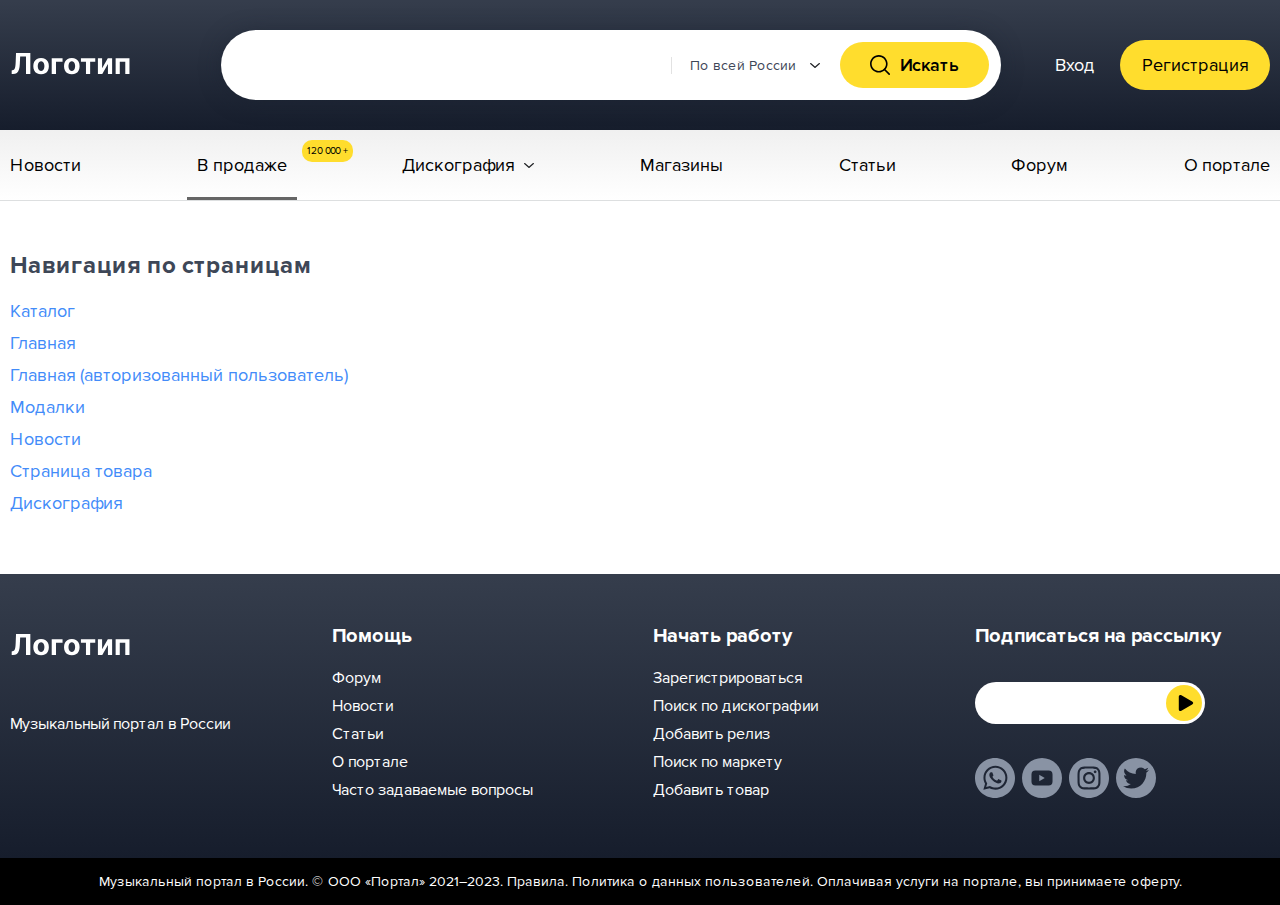
<file: index.html>
<!DOCTYPE html>
<html lang="ru">
	<head>
		<meta charset="UTF-8">
		<meta http-equiv="X-UA-Compatible" content="IE=edge">
		<meta name="viewport" content="width=device-width, initial-scale=1.0">
		<meta name="keywords" content="">
		<meta name="description" content="">
		<meta name="robots" content="noindex, nofollow">
		<title>Навигация по страницам</title>
		<link rel="stylesheet" href="css/plugins/swiper-bundle.min.css">
		<link rel="stylesheet" href="css/plugins/magnific-popup.css">
		<link rel="stylesheet" href="css/plugins/fancybox.css">
		<link rel="stylesheet" href="css/style.css">
	</head>
	<body> 
		<div class="page"> 
			<!-- header-->
			<header class="header"> 
				<div class="header__top">
					<div class="wrapper"><a class="header__logo" href="#"> <img src="img/logo.svg" alt=""></a>
						<div class="header__search"> 
							<form class="header__search-block" action="#"> 
								<div class="header__search-input"> 
									<input class="js-drop-input" type="text" data-drop="searchMenu">
								</div>
								<div class="header__search-location js-drop-btn-slide" data-drop="location">По всей России<img src="img/icons/arrow.svg" alt=""></div>
								<button class="header__search-btn btn btn--yellow" type="submit"> <img src="img/icons/search.svg" alt=""><span>Искать</span></button>
							</form>
							<form class="header__location-drop" action="#" id="location">
								<div class="header__location-input"> 
									<input type="text" placeholder="Введите город, регион, Россия">
									<div class="header__location-input-cross"></div>
								</div>
								<ul class="header__location-list"> 
									<li>Екатеринбург</li>
									<li>Россия</li>
									<li>Москва</li>
									<li>Екатеринбург, Свердловская область</li>
									<li>Свердловская область</li>
								</ul>
								<button class="header__location-btn" type="submit">Выбрать</button>
							</form>
							<div class="header__search-drop" id="searchMenu">
								<div class="header__search__tabs js-tabs">
									<ul class="header__search-triggers"> 
										<li> <a class="header__search-trigger js-tabs-trigger active" href="#tab_1">В продаже</a></li>
										<li> <a class="header__search-trigger js-tabs-trigger" href="#tab_2">Релизы</a></li>
										<li> <a class="header__search-trigger js-tabs-trigger" href="#tab_3">Артисты</a></li>
										<li> <a class="header__search-trigger js-tabs-trigger" href="#tab_4">Лейблы</a></li>
									</ul>
									<div class="header__search-contents">
										<div class="js-tabs-content header__search-content open" data-href="#tab_1">
											<ul class="header__search-list"> 
												<li> <a href="#">Modern talking</a></li>
												<li><a href="#">Modern talking пластинка</a></li>
												<li><a href="#">Modern talking CD</a></li>
												<li><a href="#">Modern talking ready for romance</a></li>
												<li><a href="#">Modern talking back for good</a></li>
												<li><a href="#">Modern talking alone</a></li>
												<li><a href="#">Modern</a></li>
												<li><a href="#">Modern romance</a></li>
											</ul>
										</div>
										<div class="js-tabs-content header__search-content" data-href="#tab_2">
											<div class="header__search-items"> <a class="header__search-item" href="#"> 
													<div class="header__search-item-img"> <img src="img/albums/img6.webp" alt="" srcset="img/albums/img6@2x.webp 2x"></div>
													<div class="header__search-item-content"> 
														<div class="header__search-item-name">Cirkus Modern LP, Album</div>
														<div class="header__search-item-sub">Cirkus Modern</div>
													</div></a><a class="header__search-item" href="#"> 
													<div class="header__search-item-img"> <img src="img/albums/img7.webp" alt="" srcset="img/albums/img7@2x.webp 2x"></div>
													<div class="header__search-item-content"> 
														<div class="header__search-item-name">Cirkus Modern LP, Album</div>
														<div class="header__search-item-sub">Cirkus Modern</div>
													</div></a><a class="header__search-item" href="#"> 
													<div class="header__search-item-img"> <img src="img/albums/img8.webp" alt="" srcset="img/albums/img8@2x.webp 2x"></div>
													<div class="header__search-item-content"> 
														<div class="header__search-item-name">Cirkus Modern LP, Album</div>
														<div class="header__search-item-sub">Cirkus Modern</div>
													</div></a><a class="header__search-item" href="#"> 
													<div class="header__search-item-img"> <img src="img/albums/img9.webp" alt="" srcset="img/albums/img9@2x.webp 2x"></div>
													<div class="header__search-item-content"> 
														<div class="header__search-item-name">Cirkus Modern LP, Album</div>
														<div class="header__search-item-sub">Cirkus Modern</div>
													</div></a><a class="header__search-item" href="#"> 
													<div class="header__search-item-img"> <img src="img/albums/img10.webp" alt="" srcset="img/albums/img10@2x.webp 2x"></div>
													<div class="header__search-item-content"> 
														<div class="header__search-item-name">Cirkus Modern LP, Album</div>
														<div class="header__search-item-sub">Cirkus Modern</div>
													</div></a></div>
											<div class="header__search-btn-row"> 
												<div class="header__search-tabs-btn">Все релизы</div>
											</div>
										</div>
										<div class="js-tabs-content header__search-content" data-href="#tab_3">
											<ul class="header__search-list"> 
												<li> <a href="#">Modern talking</a></li>
												<li><a href="#">Modern talking пластинка</a></li>
												<li><a href="#">Modern talking CD</a></li>
												<li><a href="#">Modern talking ready for romance</a></li>
												<li><a href="#">Modern talking back for good</a></li>
												<li><a href="#">Modern talking alone</a></li>
												<li><a href="#">Modern</a></li>
												<li><a href="#">Modern romance</a></li>
											</ul>
										</div>
										<div class="js-tabs-content header__search-content" data-href="#tab_4">
											<ul class="header__search-list"> 
												<li> <a href="#">Modern talking</a></li>
												<li><a href="#">Modern talking пластинка</a></li>
												<li><a href="#">Modern talking CD</a></li>
												<li><a href="#">Modern talking ready for romance</a></li>
												<li><a href="#">Modern talking back for good</a></li>
												<li><a href="#">Modern talking alone</a></li>
												<li><a href="#">Modern</a></li>
												<li><a href="#">Modern romance</a></li>
											</ul>
										</div>
									</div>
								</div>
							</div>
						</div>
						<div class="header__hamb hamburger hamburger--squeeze js-menu-hamb" data-menu="mobileMenu">
							<div class="hamburger-box">
								<div class="hamburger-inner"></div>
							</div>
						</div>
						<div class="header__login"> <a class="header__enter" href="#">Вход</a><a class="header__reg btn btn--yellow" href="#">Регистрация</a></div>
					</div>
				</div>
				<div class="header__bottom">
					<div class="wrapper"> 
						<div class="menu" id="mobileMenu">
							<nav class="menu__nav"> 
								<ul class="menu__list"> 
									<li class="menu__item"><a class="menu__link" href="#">Новости</a></li>
									<li class="menu__item"><a class="menu__link menu__link--active" href="#">В продаже
											<div class="menu__link-sticker">120 000 +</div></a></li>
									<li class="menu__item"><a class="menu__link menu__link--childin" href="#">Дискография </a>
										<ul class="menu__submenu"> 
											<li class="menu__subitem"> <a class="menu__sublink" href="#">Дискография1</a></li>
											<li class="menu__subitem"> <a class="menu__sublink" href="#">Дискография2</a></li>
											<li class="menu__subitem"> <a class="menu__sublink" href="#">Дискография3</a></li>
										</ul>
									</li>
									<li class="menu__item"><a class="menu__link" href="#">Магазины</a></li>
									<li class="menu__item"><a class="menu__link" href="#">Статьи</a></li>
									<li class="menu__item"><a class="menu__link" href="#">Форум</a></li>
									<li class="menu__item"><a class="menu__link" href="#">О портале</a></li>
								</ul>
							</nav>
							<div class="menu__login"><a class="header__enter" href="#">Вход</a><a class="header__reg btn btn--yellow" href="#">Регистрация</a></div>
							<div class="menu__close js-menu-close" data-drop="mobileMenu"></div>
						</div>
					</div>
				</div>
			</header>
			<!--	/header-->
			<div class="content"> 
				<div class="navpage"> 
					<div class="wrapper">
						<h1>Навигация по страницам</h1>
						<ul> 
							<li> <a href="catalog.html">Каталог</a></li>
							<li> <a href="main.html">Главная</a></li>
							<li> <a href="main-login.html">Главная (авторизованный пользователь)</a></li>
							<li> <a href="modals.html">Модалки</a></li>
							<li> <a href="news.html">Новости</a></li>
							<li> <a href="product.html">Страница товара</a></li>
							<li> <a href="discography.html">Дискография</a></li>
						</ul>
					</div>
				</div>
			</div>
			<!-- footer-->
			<footer class="footer">
				<div class="footer__top"> 
					<div class="wrapper"> 
						<div class="row gy">
							<div class="footer__col"> <a class="footer__logo" href="#"> <img src="img/logo.svg" alt=""></a>
								<div class="footer__text">Музыкальный портал в России</div>
							</div>
							<div class="footer__col"> 
								<div class="footer__title">Помощь</div>
								<ul class="footer__list">
									<li> <a href="#">Форум</a></li>
									<li><a href="#">Новости</a></li>
									<li><a href="#">Статьи</a></li>
									<li><a href="#">О портале</a></li>
									<li><a href="#">Часто задаваемые вопросы</a></li>
								</ul>
							</div>
							<div class="footer__col"> 
								<div class="footer__title">Начать работу</div>
								<ul class="footer__list">
									<li> <a href="#">Зарегистрироваться</a></li>
									<li> <a href="#">Поиск по дискографии</a></li>
									<li> <a href="#">Добавить релиз</a></li>
									<li> <a href="#">Поиск по маркету</a></li>
									<li><a href="#">Добавить товар</a></li>
								</ul>
							</div>
							<div class="footer__col"> 
								<div class="footer__title">Подписаться на рассылку</div>
								<form class="footer__search" action="#"> 
									<div class="footer__search-input"> 
										<input type="text">
									</div>
									<button class="footer__search-btn" type="submit"> <img src="img/icons/search-button-sm.svg" alt=""></button>
								</form>
								<div class="footer__social"> 
									<div class="footer__social-row"> <a class="footer__social-icon" href="#"> <img src="img/icons/social-whatsapp-icon.svg" alt=""></a><a class="footer__social-icon" href="#"> <img src="img/icons/social-youtube-icon.svg" alt=""></a><a class="footer__social-icon" href="#"> <img src="img/icons/social-instagram-icon.svg" alt=""></a><a class="footer__social-icon" href="#"> <img src="img/icons/social-twitter-icon.svg" alt=""></a></div>
								</div>
							</div>
						</div>
					</div>
				</div>
				<div class="footer__bottom"> 
					<div class="wrapper">
						 Музыкальный портал в России. &#169; ООО «Портал» 2021–2023.  Правила. Политика о данных пользователей. Оплачивая услуги на портале, вы принимаете оферту.</div>
				</div>
				<div class="back-blur"></div>
			</footer>
			<!--	/footer-->
		</div>
		<script src="js/jquery.min.js"> </script>
		<script src="js/plugins/jquery.inputmask.min.js"></script>
		<script src="js/plugins/swiper-bundle.min.js"> </script>
		<script src="js/plugins/jquery.magnific-popup.min.js"> </script>
		<script src="js/plugins/fancybox.umd.js"> </script>
		<script src="js/plugins/highcharts.js"> </script>
		<script src="js/scripts.js"></script>
	</body>
</html>
</file>
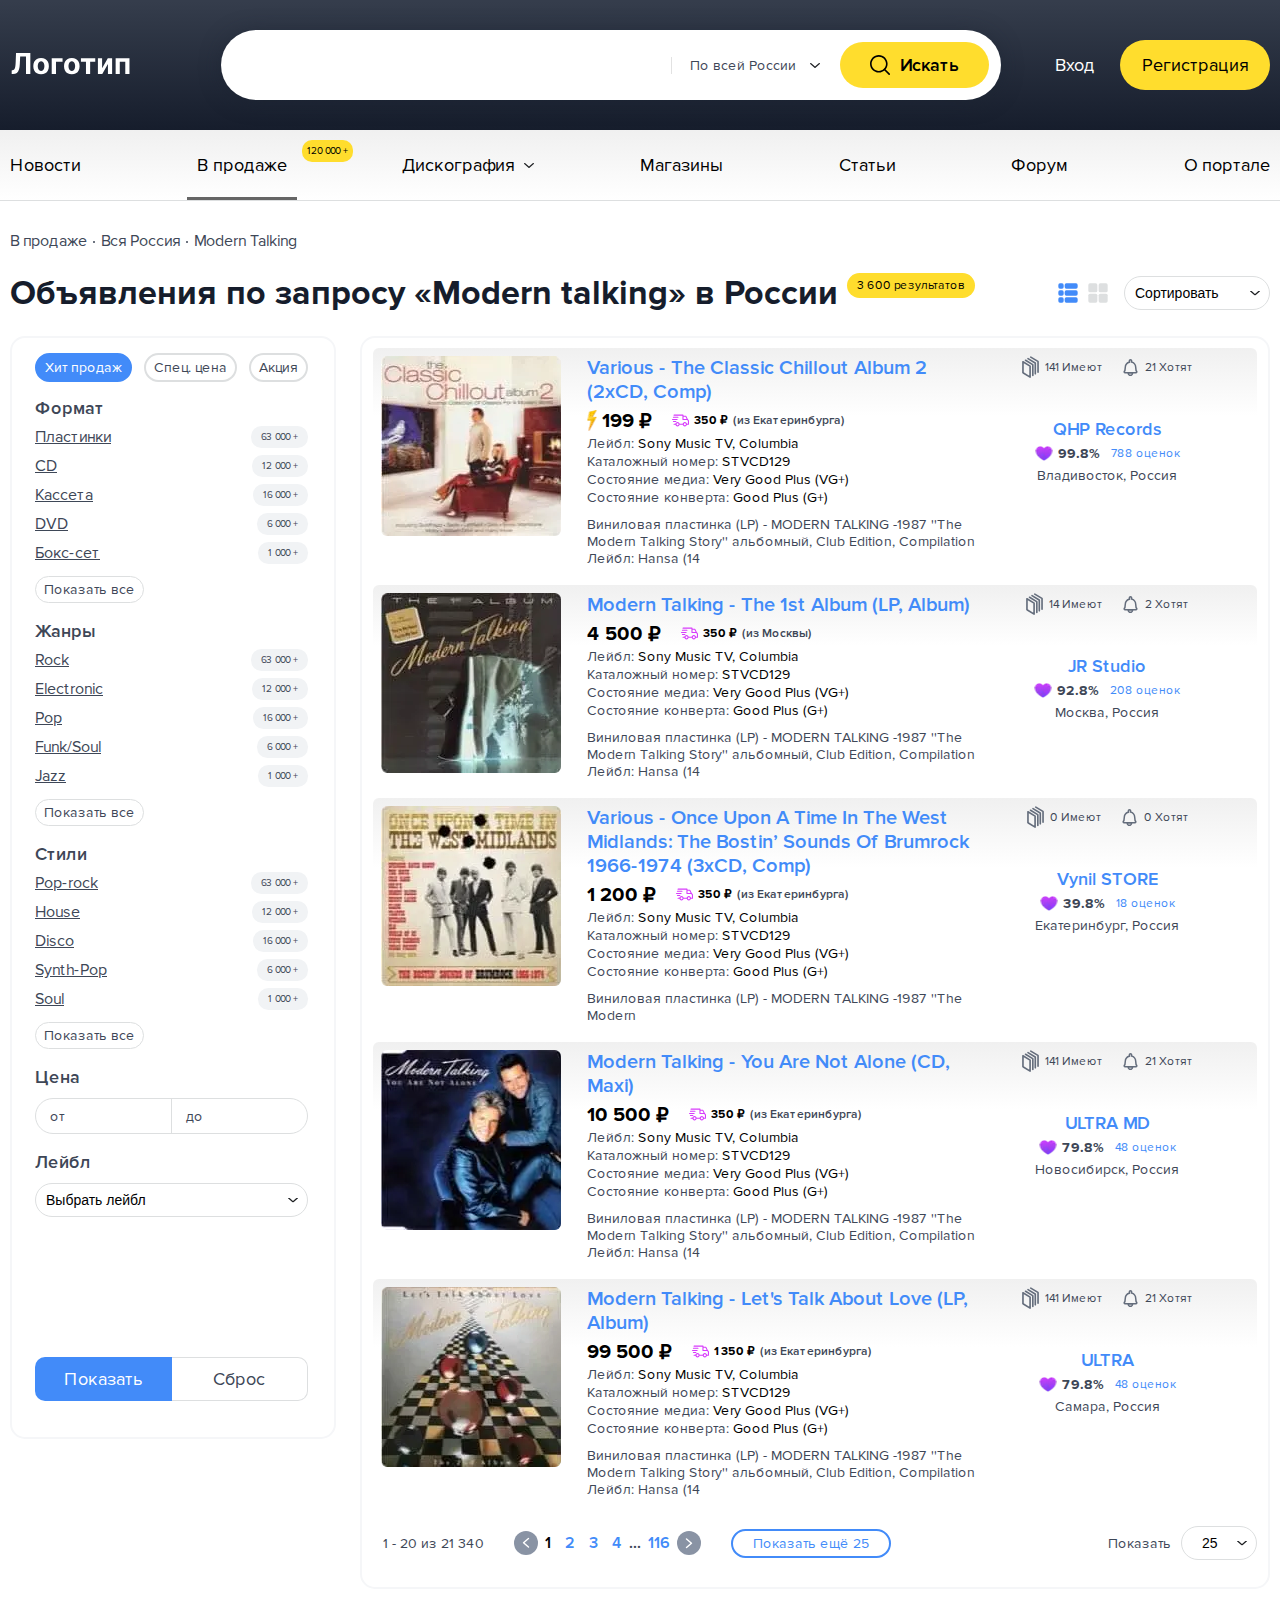
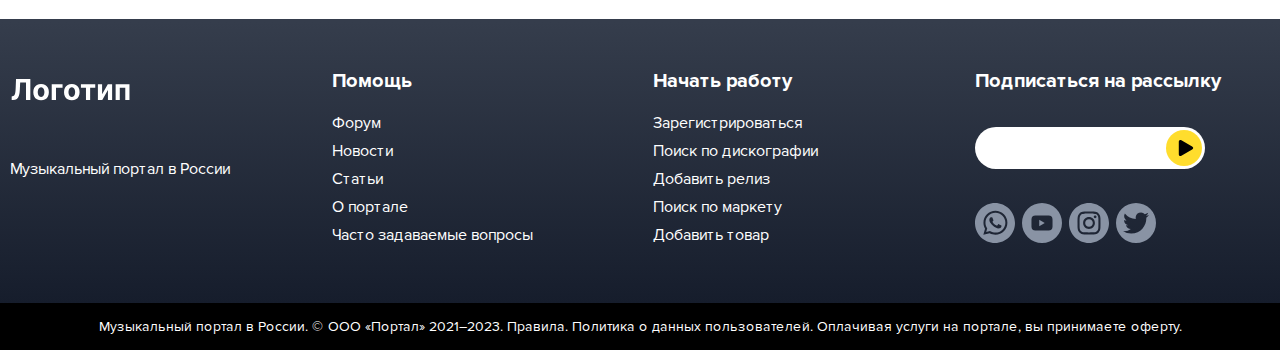
<file: catalog.html>
<!DOCTYPE html>
<html lang="ru">
	<head>
		<meta charset="UTF-8">
		<meta http-equiv="X-UA-Compatible" content="IE=edge">
		<meta name="viewport" content="width=device-width, initial-scale=1.0">
		<meta name="keywords" content="">
		<meta name="description" content="">
		<meta name="robots" content="noindex, nofollow">
		<title>Каталог</title>
		<link rel="stylesheet" href="css/plugins/swiper-bundle.min.css">
		<link rel="stylesheet" href="css/plugins/magnific-popup.css">
		<link rel="stylesheet" href="css/plugins/fancybox.css">
		<link rel="stylesheet" href="css/style.css">
	</head>
	<body> 
		<div class="page"> 
			<!-- header-->
			<header class="header"> 
				<div class="header__top">
					<div class="wrapper"><a class="header__logo" href="#"> <img src="img/logo.svg" alt=""></a>
						<div class="header__search"> 
							<form class="header__search-block" action="#"> 
								<div class="header__search-input"> 
									<input class="js-drop-input" type="text" data-drop="searchMenu">
								</div>
								<div class="header__search-location js-drop-btn-slide" data-drop="location">По всей России<img src="img/icons/arrow.svg" alt=""></div>
								<button class="header__search-btn btn btn--yellow" type="submit"> <img src="img/icons/search.svg" alt=""><span>Искать</span></button>
							</form>
							<form class="header__location-drop" action="#" id="location">
								<div class="header__location-input"> 
									<input type="text" placeholder="Введите город, регион, Россия">
									<div class="header__location-input-cross"></div>
								</div>
								<ul class="header__location-list"> 
									<li>Екатеринбург</li>
									<li>Россия</li>
									<li>Москва</li>
									<li>Екатеринбург, Свердловская область</li>
									<li>Свердловская область</li>
								</ul>
								<button class="header__location-btn" type="submit">Выбрать</button>
							</form>
							<div class="header__search-drop" id="searchMenu">
								<div class="header__search__tabs js-tabs">
									<ul class="header__search-triggers"> 
										<li> <a class="header__search-trigger js-tabs-trigger active" href="#tab_1">В продаже</a></li>
										<li> <a class="header__search-trigger js-tabs-trigger" href="#tab_2">Релизы</a></li>
										<li> <a class="header__search-trigger js-tabs-trigger" href="#tab_3">Артисты</a></li>
										<li> <a class="header__search-trigger js-tabs-trigger" href="#tab_4">Лейблы</a></li>
									</ul>
									<div class="header__search-contents">
										<div class="js-tabs-content header__search-content open" data-href="#tab_1">
											<ul class="header__search-list"> 
												<li> <a href="#">Modern talking</a></li>
												<li><a href="#">Modern talking пластинка</a></li>
												<li><a href="#">Modern talking CD</a></li>
												<li><a href="#">Modern talking ready for romance</a></li>
												<li><a href="#">Modern talking back for good</a></li>
												<li><a href="#">Modern talking alone</a></li>
												<li><a href="#">Modern</a></li>
												<li><a href="#">Modern romance</a></li>
											</ul>
										</div>
										<div class="js-tabs-content header__search-content" data-href="#tab_2">
											<div class="header__search-items"> <a class="header__search-item" href="#"> 
													<div class="header__search-item-img"> <img src="img/albums/img6.webp" alt="" srcset="img/albums/img6@2x.webp 2x"></div>
													<div class="header__search-item-content"> 
														<div class="header__search-item-name">Cirkus Modern LP, Album</div>
														<div class="header__search-item-sub">Cirkus Modern</div>
													</div></a><a class="header__search-item" href="#"> 
													<div class="header__search-item-img"> <img src="img/albums/img7.webp" alt="" srcset="img/albums/img7@2x.webp 2x"></div>
													<div class="header__search-item-content"> 
														<div class="header__search-item-name">Cirkus Modern LP, Album</div>
														<div class="header__search-item-sub">Cirkus Modern</div>
													</div></a><a class="header__search-item" href="#"> 
													<div class="header__search-item-img"> <img src="img/albums/img8.webp" alt="" srcset="img/albums/img8@2x.webp 2x"></div>
													<div class="header__search-item-content"> 
														<div class="header__search-item-name">Cirkus Modern LP, Album</div>
														<div class="header__search-item-sub">Cirkus Modern</div>
													</div></a><a class="header__search-item" href="#"> 
													<div class="header__search-item-img"> <img src="img/albums/img9.webp" alt="" srcset="img/albums/img9@2x.webp 2x"></div>
													<div class="header__search-item-content"> 
														<div class="header__search-item-name">Cirkus Modern LP, Album</div>
														<div class="header__search-item-sub">Cirkus Modern</div>
													</div></a><a class="header__search-item" href="#"> 
													<div class="header__search-item-img"> <img src="img/albums/img10.webp" alt="" srcset="img/albums/img10@2x.webp 2x"></div>
													<div class="header__search-item-content"> 
														<div class="header__search-item-name">Cirkus Modern LP, Album</div>
														<div class="header__search-item-sub">Cirkus Modern</div>
													</div></a></div>
											<div class="header__search-btn-row"> 
												<div class="header__search-tabs-btn">Все релизы</div>
											</div>
										</div>
										<div class="js-tabs-content header__search-content" data-href="#tab_3">
											<ul class="header__search-list"> 
												<li> <a href="#">Modern talking</a></li>
												<li><a href="#">Modern talking пластинка</a></li>
												<li><a href="#">Modern talking CD</a></li>
												<li><a href="#">Modern talking ready for romance</a></li>
												<li><a href="#">Modern talking back for good</a></li>
												<li><a href="#">Modern talking alone</a></li>
												<li><a href="#">Modern</a></li>
												<li><a href="#">Modern romance</a></li>
											</ul>
										</div>
										<div class="js-tabs-content header__search-content" data-href="#tab_4">
											<ul class="header__search-list"> 
												<li> <a href="#">Modern talking</a></li>
												<li><a href="#">Modern talking пластинка</a></li>
												<li><a href="#">Modern talking CD</a></li>
												<li><a href="#">Modern talking ready for romance</a></li>
												<li><a href="#">Modern talking back for good</a></li>
												<li><a href="#">Modern talking alone</a></li>
												<li><a href="#">Modern</a></li>
												<li><a href="#">Modern romance</a></li>
											</ul>
										</div>
									</div>
								</div>
							</div>
						</div>
						<div class="header__hamb hamburger hamburger--squeeze js-menu-hamb" data-menu="mobileMenu">
							<div class="hamburger-box">
								<div class="hamburger-inner"></div>
							</div>
						</div>
						<div class="header__login"> <a class="header__enter" href="#">Вход</a><a class="header__reg btn btn--yellow" href="#">Регистрация</a></div>
					</div>
				</div>
				<div class="header__bottom">
					<div class="wrapper"> 
						<div class="menu" id="mobileMenu">
							<nav class="menu__nav"> 
								<ul class="menu__list"> 
									<li class="menu__item"><a class="menu__link" href="#">Новости</a></li>
									<li class="menu__item"><a class="menu__link menu__link--active" href="#">В продаже
											<div class="menu__link-sticker">120 000 +</div></a></li>
									<li class="menu__item"><a class="menu__link menu__link--childin" href="#">Дискография </a>
										<ul class="menu__submenu"> 
											<li class="menu__subitem"> <a class="menu__sublink" href="#">Дискография1</a></li>
											<li class="menu__subitem"> <a class="menu__sublink" href="#">Дискография2</a></li>
											<li class="menu__subitem"> <a class="menu__sublink" href="#">Дискография3</a></li>
										</ul>
									</li>
									<li class="menu__item"><a class="menu__link" href="#">Магазины</a></li>
									<li class="menu__item"><a class="menu__link" href="#">Статьи</a></li>
									<li class="menu__item"><a class="menu__link" href="#">Форум</a></li>
									<li class="menu__item"><a class="menu__link" href="#">О портале</a></li>
								</ul>
							</nav>
							<div class="menu__login"><a class="header__enter" href="#">Вход</a><a class="header__reg btn btn--yellow" href="#">Регистрация</a></div>
							<div class="menu__close js-menu-close" data-drop="mobileMenu"></div>
						</div>
					</div>
				</div>
			</header>
			<!--	/header-->
			<div class="content"> 
				<!-- breadcrumbs-->
				<div class="breadcrumbs">
					<div class="wrapper"> 
						<div class="breadcrumbs__list"> 
							<ul> 
								<li> <a href="#">В продаже</a></li>
								<li> <a href="#">Вся Россия</a></li>
								<li> <span>Modern Talking</span></li>
							</ul>
						</div>
					</div>
				</div>
				<!-- /breadcrumbs-->
				<!-- catalog-->
				<div class="catalog">
					<div class="wrapper"> 
						<div class="catalog__head"> 
							<div class="title">Объявления по запросу «Modern talking» в России
								<div class="title__sticker">3 600 результатов</div>
							</div>
							<div class="catalog__filter-btn js-menu-hamb" data-menu="filter">
								<svg width="60" height="60" viewBox="0 0 60 60" fill="none" xmlns="http://www.w3.org/2000/svg">
									<rect x="1" y="1" width="58" height="16" rx="5"></rect>
									<rect x="1" y="22" width="58" height="16" rx="5"></rect>
									<rect x="1" y="43" width="58" height="16" rx="5"></rect>
								</svg>Фильтры
							</div>
							<form class="catalog__sort" action="#"> 
								<div class="catalog__sort-icon active">
									<input id="sort-list" type="radio" name="sort" checked>
									<label for="sort-list"> 
										<svg width="20" height="20" viewBox="0 0 60 60" fill="none" xmlns="http://www.w3.org/2000/svg">
											<rect x="1" y="1" width="16" height="16" rx="5"></rect>
											<rect x="20" y="1" width="39" height="16" rx="5"></rect>
											<rect x="20" y="22" width="39" height="16" rx="5"></rect>
											<rect x="20" y="43" width="39" height="16" rx="5"></rect>
											<rect x="1" y="22" width="16" height="16" rx="5"></rect>
											<rect x="1" y="43" width="16" height="16" rx="5"></rect>
										</svg>
									</label>
								</div>
								<div class="catalog__sort-icon"> 
									<input id="sort-block" type="radio" name="sort">
									<label for="sort-block"> 
										<svg width="20" height="20" viewBox="0 0 60 60" fill="none" xmlns="http://www.w3.org/2000/svg">
											<rect x="1" y="1" width="27" height="27" rx="5"></rect>
											<rect x="1" y="32" width="27" height="27" rx="5"></rect>
											<rect x="32" y="32" width="27" height="27" rx="5"></rect>
											<rect x="32" y="1" width="27" height="27" rx="5"></rect>
										</svg>
									</label>
								</div>
								<div class="catalog__sort-select"> 
									<select name="#"> 
										<option value="#" disabled selected>Сортировать</option>
										<option value="#">По дате выхода</option>
										<option value="#">Дешевле</option>
										<option value="#">Дороже</option>
									</select>
								</div>
							</form>
						</div>
						<div class="catalog__container"> 
							<div class="catalog__sidebar" id="filter">
								<div class="catalog__sidebar-close js-menu-close" data-drop="filter"></div>
								<!-- filter-->
								<form class="filter js-filters" action="#">
									<div class="filter__buttons"> 
										<div class="filter__buttons-row"> 
											<div class="filter__btn"> 
												<input id="category_0" type="radio" name="category" checked>
												<label for="category_0">Хит продаж</label>
											</div>
											<div class="filter__btn"> 
												<input id="category_1" type="radio" name="category">
												<label for="category_1">Спец. цена</label>
											</div>
											<div class="filter__btn"> 
												<input id="category_2" type="radio" name="category">
												<label for="category_2">Акция</label>
											</div>
										</div>
									</div>
									<div class="filter__block"> 
										<div class="filter__title">Формат</div>
										<div class="filter__list js-more-list">
											<ul> 
												<li> 
													<input id="format_0" type="checkbox" name="format">
													<label for="format_0"> <span class="filter__name">Пластинки</span><span class="filter__num">63 000 +</span></label>
												</li>
												<li> 
													<input id="format_1" type="checkbox" name="format">
													<label for="format_1"> <span class="filter__name">CD</span><span class="filter__num">12 000 +</span></label>
												</li>
												<li> 
													<input id="format_2" type="checkbox" name="format">
													<label for="format_2"> <span class="filter__name">Кассета</span><span class="filter__num">16 000 +</span></label>
												</li>
												<li> 
													<input id="format_3" type="checkbox" name="format">
													<label for="format_3"> <span class="filter__name">DVD</span><span class="filter__num">6 000 +</span></label>
												</li>
												<li> 
													<input id="format_4" type="checkbox" name="format">
													<label for="format_4"> <span class="filter__name">Бокс-сет</span><span class="filter__num">1 000 +</span></label>
												</li>
												<li> 
													<input id="format_5" type="checkbox" name="format">
													<label for="format_5"> <span class="filter__name">Пластинки</span><span class="filter__num">63 000 +</span></label>
												</li>
												<li> 
													<input id="format_6" type="checkbox" name="format">
													<label for="format_6"> <span class="filter__name">CD</span><span class="filter__num">12 000 +</span></label>
												</li>
												<li> 
													<input id="format_7" type="checkbox" name="format">
													<label for="format_7"> <span class="filter__name">Кассета</span><span class="filter__num">16 000 +</span></label>
												</li>
												<li> 
													<input id="format_8" type="checkbox" name="format">
													<label for="format_8"> <span class="filter__name">DVD</span><span class="filter__num">6 000 +</span></label>
												</li>
												<li> 
													<input id="format_9" type="checkbox" name="format">
													<label for="format_9"> <span class="filter__name">Бокс-сет</span><span class="filter__num">1 000 +</span></label>
												</li>
											</ul>
										</div>
										<div class="filter__more js-more-btn">Показать все</div>
									</div>
									<div class="filter__block"> 
										<div class="filter__title">Жанры</div>
										<div class="filter__list js-more-list">
											<ul> 
												<li> 
													<input id="genre_0" type="checkbox" name="genre">
													<label for="genre_0"> <span class="filter__name">Rock</span><span class="filter__num">63 000 +</span></label>
												</li>
												<li> 
													<input id="genre_1" type="checkbox" name="genre">
													<label for="genre_1"> <span class="filter__name">Electronic</span><span class="filter__num">12 000 +</span></label>
												</li>
												<li> 
													<input id="genre_2" type="checkbox" name="genre">
													<label for="genre_2"> <span class="filter__name">Pop</span><span class="filter__num">16 000 +</span></label>
												</li>
												<li> 
													<input id="genre_3" type="checkbox" name="genre">
													<label for="genre_3"> <span class="filter__name">Funk/Soul</span><span class="filter__num">6 000 +</span></label>
												</li>
												<li> 
													<input id="genre_4" type="checkbox" name="genre">
													<label for="genre_4"> <span class="filter__name">Jazz</span><span class="filter__num">1 000 +</span></label>
												</li>
												<li> 
													<input id="genre_5" type="checkbox" name="genre">
													<label for="genre_5"> <span class="filter__name">Rock</span><span class="filter__num">63 000 +</span></label>
												</li>
												<li> 
													<input id="genre_6" type="checkbox" name="genre">
													<label for="genre_6"> <span class="filter__name">Electronic</span><span class="filter__num">12 000 +</span></label>
												</li>
												<li> 
													<input id="genre_7" type="checkbox" name="genre">
													<label for="genre_7"> <span class="filter__name">Pop</span><span class="filter__num">16 000 +</span></label>
												</li>
												<li> 
													<input id="genre_8" type="checkbox" name="genre">
													<label for="genre_8"> <span class="filter__name">Funk/Soul</span><span class="filter__num">6 000 +</span></label>
												</li>
												<li> 
													<input id="genre_9" type="checkbox" name="genre">
													<label for="genre_9"> <span class="filter__name">Jazz</span><span class="filter__num">1 000 +</span></label>
												</li>
											</ul>
										</div>
										<div class="filter__more js-more-btn">Показать все</div>
									</div>
									<div class="filter__block"> 
										<div class="filter__title">Стили</div>
										<div class="filter__list js-more-list">
											<ul> 
												<li> 
													<input id="style_0" type="checkbox" name="style">
													<label for="style_0"> <span class="filter__name">Pop-rock</span><span class="filter__num">63 000 +</span></label>
												</li>
												<li> 
													<input id="style_1" type="checkbox" name="style">
													<label for="style_1"> <span class="filter__name">House</span><span class="filter__num">12 000 +</span></label>
												</li>
												<li> 
													<input id="style_2" type="checkbox" name="style">
													<label for="style_2"> <span class="filter__name">Disco</span><span class="filter__num">16 000 +</span></label>
												</li>
												<li> 
													<input id="style_3" type="checkbox" name="style">
													<label for="style_3"> <span class="filter__name">Synth-Pop</span><span class="filter__num">6 000 +</span></label>
												</li>
												<li> 
													<input id="style_4" type="checkbox" name="style">
													<label for="style_4"> <span class="filter__name">Soul</span><span class="filter__num">1 000 +</span></label>
												</li>
												<li> 
													<input id="style_5" type="checkbox" name="style">
													<label for="style_5"> <span class="filter__name">Pop-rock</span><span class="filter__num">63 000 +</span></label>
												</li>
												<li> 
													<input id="style_6" type="checkbox" name="style">
													<label for="style_6"> <span class="filter__name">House</span><span class="filter__num">12 000 +</span></label>
												</li>
												<li> 
													<input id="style_7" type="checkbox" name="style">
													<label for="style_7"> <span class="filter__name">Disco</span><span class="filter__num">16 000 +</span></label>
												</li>
												<li> 
													<input id="style_8" type="checkbox" name="style">
													<label for="style_8"> <span class="filter__name">Synth-Pop</span><span class="filter__num">6 000 +</span></label>
												</li>
												<li> 
													<input id="style_9" type="checkbox" name="style">
													<label for="style_9"> <span class="filter__name">Soul</span><span class="filter__num">1 000 +</span></label>
												</li>
											</ul>
										</div>
										<div class="filter__more js-more-btn">Показать все</div>
									</div>
									<div class="filter__block"> 
										<div class="filter__title filter__title--mb10">Цена</div>
										<div class="filter__inputs"> 
											<div class="filter__input-half">
												<div class="filter__input-text">от</div>
												<div class="filter__input">
													<input type="text" name="priceMin">
												</div>
											</div>
											<div class="filter__input-half">
												<div class="filter__input-text">до</div>
												<div class="filter__input">
													<input type="text" name="priceMax">
												</div>
											</div>
										</div>
									</div>
									<div class="filter__block"> 
										<div class="filter__title filter__title--mb10">Лейбл</div>
										<div class="filter__select"> 
											<select name="lable"> 
												<option value="#" disabled selected>Выбрать лейбл</option>
												<option value="#">Лейбл 1</option>
												<option value="#">Лейбл 2</option>
												<option value="#">Лейбл 3</option>
												<option value="#">Лейбл 4</option>
											</select>
										</div>
									</div>
									<div class="filter__btns"> 
										<button class="filter__button filter__button--blue" type="submit">Показать</button>
										<div class="filter__button filter__button--white js-filters__clear">Сброс</div>
									</div>
								</form>
								<!-- /filter-->
							</div>
							<div class="catalog__main"> 
								<div class="row">
									<div class="catalog__col-list">
										<!-- card-list-->
										<div class="card-list"><a class="card-list__img" href="#"> <img src="img/albums/img1.webp" alt="" srcset="img/albums/img1@2x.webp 2x"></a>
											<div class="card-list__content"> 
												<div class="card-list__content-left"> 
													<div class="card-list__title"> <a href="#">Various - The Classic Chillout Album 2 (2xCD, Comp)</a></div>
													<div class="card-list__price-row"> 
														<div class="card-list__price"> <img src="img/icons/lightning.webp" alt="" srcset="lightning@2x.webp 2x">199 
															<div class="card-list__rub">&#8381;</div>
														</div>
														<div class="card-list__price-delivery"> <img src="img/icons/car.svg" alt="">350 &#8381; <span>(из Екатеринбурга)</span></div>
													</div>
													<ul class="card-list__list"> 
														<li>Лейбл: <span>Sony Music TV, Columbia</span></li>
														<li>Каталожный номер: <span>STVCD129</span></li>
														<li>Состояние медиа: <span>Very Good Plus (VG+)</span></li>
														<li>Состояние конверта: <span>Good Plus (G+)</span></li>
													</ul>
													<div class="card-list__text">Виниловая пластинка (LP) - MODERN TALKING -1987 ''The Modern Talking Story''  альбомный, Club Edition, Compilation Лейбл: Hansa (14</div>
												</div>
												<div class="card-list__content-right"> 
													<div class="card-list__statistic"> 
														<div class="card-list__statistic-item"> <img src="img/icons/collection.svg" alt="">141 Имеют</div>
														<div class="card-list__statistic-item"> <img src="img/icons/bell.svg" alt="">21 Хотят</div>
													</div>
													<div class="card-list__block"> 
														<div class="card-list__subtitle"> <a href="#">QHP Records</a></div>
														<div class="card-list__points"> 
															<div class="card-list__points-percent"> <img src="img/icons/heart.webp" alt="" srcset="img/icons/heart@2x.webp 2x">99.8%</div>
															<div class="card-list__points-count">788 оценок</div>
														</div>
														<div class="card-list__text">Владивосток, Россия</div>
													</div>
												</div>
											</div>
										</div>
										<!-- /card-list-->
									</div>
									<div class="catalog__col-list">
										<!-- card-list-->
										<div class="card-list"><a class="card-list__img" href="#"> <img src="img/albums/img2.webp" alt="" srcset="img/albums/img2@2x.webp 2x"></a>
											<div class="card-list__content"> 
												<div class="card-list__content-left"> 
													<div class="card-list__title"> <a href="#">Modern Talking - The 1st Album (LP, Album)</a></div>
													<div class="card-list__price-row"> 
														<div class="card-list__price">
															 4 500 
															<div class="card-list__rub">&#8381;</div>
														</div>
														<div class="card-list__price-delivery"> <img src="img/icons/car.svg" alt="">350 &#8381; <span>(из Москвы)</span></div>
													</div>
													<ul class="card-list__list"> 
														<li>Лейбл: <span>Sony Music TV, Columbia</span></li>
														<li>Каталожный номер: <span>STVCD129</span></li>
														<li>Состояние медиа: <span>Very Good Plus (VG+)</span></li>
														<li>Состояние конверта: <span>Good Plus (G+)</span></li>
													</ul>
													<div class="card-list__text">Виниловая пластинка (LP) - MODERN TALKING -1987 ''The Modern Talking Story''  альбомный, Club Edition, Compilation Лейбл: Hansa (14</div>
												</div>
												<div class="card-list__content-right"> 
													<div class="card-list__statistic"> 
														<div class="card-list__statistic-item"> <img src="img/icons/collection.svg" alt="">14 Имеют</div>
														<div class="card-list__statistic-item"> <img src="img/icons/bell.svg" alt="">2 Хотят</div>
													</div>
													<div class="card-list__block"> 
														<div class="card-list__subtitle"> <a href="#">JR Studio</a></div>
														<div class="card-list__points"> 
															<div class="card-list__points-percent"> <img src="img/icons/heart.webp" alt="" srcset="img/icons/heart@2x.webp 2x">92.8%</div>
															<div class="card-list__points-count">208 оценок</div>
														</div>
														<div class="card-list__text">Москва, Россия</div>
													</div>
												</div>
											</div>
										</div>
										<!-- /card-list-->
									</div>
									<div class="catalog__col-list">
										<!-- card-list-->
										<div class="card-list"><a class="card-list__img" href="#"> <img src="img/albums/img3.webp" alt="" srcset="img/albums/img3@2x.webp 2x"></a>
											<div class="card-list__content"> 
												<div class="card-list__content-left"> 
													<div class="card-list__title"> <a href="#">Various - Once Upon A Time In The West Midlands: The Bostin’ Sounds Of Brumrock 1966-1974 (3xCD, Comp)</a></div>
													<div class="card-list__price-row"> 
														<div class="card-list__price">
															 1 200 
															<div class="card-list__rub">&#8381;</div>
														</div>
														<div class="card-list__price-delivery"> <img src="img/icons/car.svg" alt="">350 &#8381; <span>(из Екатеринбурга)</span></div>
													</div>
													<ul class="card-list__list"> 
														<li>Лейбл: <span>Sony Music TV, Columbia</span></li>
														<li>Каталожный номер: <span>STVCD129</span></li>
														<li>Состояние медиа: <span>Very Good Plus (VG+)</span></li>
														<li>Состояние конверта: <span>Good Plus (G+)</span></li>
													</ul>
													<div class="card-list__text">Виниловая пластинка (LP) - MODERN TALKING -1987 ''The Modern</div>
												</div>
												<div class="card-list__content-right"> 
													<div class="card-list__statistic"> 
														<div class="card-list__statistic-item"> <img src="img/icons/collection.svg" alt="">0 Имеют</div>
														<div class="card-list__statistic-item"> <img src="img/icons/bell.svg" alt="">0 Хотят</div>
													</div>
													<div class="card-list__block"> 
														<div class="card-list__subtitle"> <a href="#">Vynil STORE</a></div>
														<div class="card-list__points"> 
															<div class="card-list__points-percent"> <img src="img/icons/heart.webp" alt="" srcset="img/icons/heart@2x.webp 2x">39.8%</div>
															<div class="card-list__points-count">18 оценок</div>
														</div>
														<div class="card-list__text">Екатеринбург, Россия</div>
													</div>
												</div>
											</div>
										</div>
										<!-- /card-list-->
									</div>
									<div class="catalog__col-list">
										<!-- card-list-->
										<div class="card-list"><a class="card-list__img" href="#"> <img src="img/albums/img4.webp" alt="" srcset="img/albums/img4@2x.webp 2x"></a>
											<div class="card-list__content"> 
												<div class="card-list__content-left"> 
													<div class="card-list__title"> <a href="#">Modern Talking - You Are Not Alone (CD, Maxi)</a></div>
													<div class="card-list__price-row"> 
														<div class="card-list__price">
															 10 500 
															<div class="card-list__rub">&#8381;</div>
														</div>
														<div class="card-list__price-delivery"> <img src="img/icons/car.svg" alt="">350 &#8381; <span>(из Екатеринбурга)</span></div>
													</div>
													<ul class="card-list__list"> 
														<li>Лейбл: <span>Sony Music TV, Columbia</span></li>
														<li>Каталожный номер: <span>STVCD129</span></li>
														<li>Состояние медиа: <span>Very Good Plus (VG+)</span></li>
														<li>Состояние конверта: <span>Good Plus (G+)</span></li>
													</ul>
													<div class="card-list__text">Виниловая пластинка (LP) - MODERN TALKING -1987 ''The Modern Talking Story''  альбомный, Club Edition, Compilation Лейбл: Hansa (14</div>
												</div>
												<div class="card-list__content-right"> 
													<div class="card-list__statistic"> 
														<div class="card-list__statistic-item"> <img src="img/icons/collection.svg" alt="">141 Имеют</div>
														<div class="card-list__statistic-item"> <img src="img/icons/bell.svg" alt="">21 Хотят</div>
													</div>
													<div class="card-list__block"> 
														<div class="card-list__subtitle"> <a href="#">ULTRA MD</a></div>
														<div class="card-list__points"> 
															<div class="card-list__points-percent"> <img src="img/icons/heart.webp" alt="" srcset="img/icons/heart@2x.webp 2x">79.8%</div>
															<div class="card-list__points-count">48 оценок</div>
														</div>
														<div class="card-list__text">Новосибирск, Россия</div>
													</div>
												</div>
											</div>
										</div>
										<!-- /card-list-->
									</div>
									<div class="catalog__col-list">
										<!-- card-list-->
										<div class="card-list"><a class="card-list__img" href="#"> <img src="img/albums/img5.webp" alt="" srcset="img/albums/img5@2x.webp 2x"></a>
											<div class="card-list__content"> 
												<div class="card-list__content-left"> 
													<div class="card-list__title"> <a href="#">Modern Talking - Let's Talk About Love (LP, Album)</a></div>
													<div class="card-list__price-row"> 
														<div class="card-list__price">
															 99 500 
															<div class="card-list__rub">&#8381;</div>
														</div>
														<div class="card-list__price-delivery"> <img src="img/icons/car.svg" alt="">1 350 &#8381; <span>(из Екатеринбурга)</span></div>
													</div>
													<ul class="card-list__list"> 
														<li>Лейбл: <span>Sony Music TV, Columbia</span></li>
														<li>Каталожный номер: <span>STVCD129</span></li>
														<li>Состояние медиа: <span>Very Good Plus (VG+)</span></li>
														<li>Состояние конверта: <span>Good Plus (G+)</span></li>
													</ul>
													<div class="card-list__text">Виниловая пластинка (LP) - MODERN TALKING -1987 ''The Modern Talking Story''  альбомный, Club Edition, Compilation Лейбл: Hansa (14</div>
												</div>
												<div class="card-list__content-right"> 
													<div class="card-list__statistic"> 
														<div class="card-list__statistic-item"> <img src="img/icons/collection.svg" alt="">141 Имеют</div>
														<div class="card-list__statistic-item"> <img src="img/icons/bell.svg" alt="">21 Хотят</div>
													</div>
													<div class="card-list__block"> 
														<div class="card-list__subtitle"> <a href="#">ULTRA</a></div>
														<div class="card-list__points"> 
															<div class="card-list__points-percent"> <img src="img/icons/heart.webp" alt="" srcset="img/icons/heart@2x.webp 2x">79.8%</div>
															<div class="card-list__points-count">48 оценок</div>
														</div>
														<div class="card-list__text">Самара, Россия</div>
													</div>
												</div>
											</div>
										</div>
										<!-- /card-list-->
									</div>
								</div>
								<!-- pagination-->
								<div class="pagination">
									<div class="pagination__count">1 - 20 из 21 340</div>
									<div class="pagination__list"> <a class="pagination__arrow pagination__arrow--prev" href="#"> <img src="img/icons/arrow2.svg" alt=""></a>
										<ul> 
											<li><a class="active" href="#">1</a></li>
											<li><a href="#">2</a></li>
											<li><a href="#">3</a></li>
											<li><a href="#">4</a></li>
											<li><span>...</span></li>
											<li><a href="#">116</a></li>
										</ul><a class="pagination__arrow pagination__arrow--next" href="#"> <img src="img/icons/arrow2.svg" alt=""></a>
									</div>
									<div class="pagination__btn">Показать ещё 25</div>
									<div class="pagination__more">
										 Показать
										<div class="pagination__more-select">
											<select name="moreItem">
												<option value="#">25</option>
												<option value="#">50</option>
												<option value="#">75</option>
												<option value="#">100</option>
											</select>
										</div>
									</div>
								</div>
								<!-- /pagination-->
							</div>
						</div>
					</div>
				</div>
				<!-- /catalog-->
			</div>
			<!-- footer-->
			<footer class="footer">
				<div class="footer__top"> 
					<div class="wrapper"> 
						<div class="row gy">
							<div class="footer__col"> <a class="footer__logo" href="#"> <img src="img/logo.svg" alt=""></a>
								<div class="footer__text">Музыкальный портал в России</div>
							</div>
							<div class="footer__col"> 
								<div class="footer__title">Помощь</div>
								<ul class="footer__list">
									<li> <a href="#">Форум</a></li>
									<li><a href="#">Новости</a></li>
									<li><a href="#">Статьи</a></li>
									<li><a href="#">О портале</a></li>
									<li><a href="#">Часто задаваемые вопросы</a></li>
								</ul>
							</div>
							<div class="footer__col"> 
								<div class="footer__title">Начать работу</div>
								<ul class="footer__list">
									<li> <a href="#">Зарегистрироваться</a></li>
									<li> <a href="#">Поиск по дискографии</a></li>
									<li> <a href="#">Добавить релиз</a></li>
									<li> <a href="#">Поиск по маркету</a></li>
									<li><a href="#">Добавить товар</a></li>
								</ul>
							</div>
							<div class="footer__col"> 
								<div class="footer__title">Подписаться на рассылку</div>
								<form class="footer__search" action="#"> 
									<div class="footer__search-input"> 
										<input type="text">
									</div>
									<button class="footer__search-btn" type="submit"> <img src="img/icons/search-button-sm.svg" alt=""></button>
								</form>
								<div class="footer__social"> 
									<div class="footer__social-row"> <a class="footer__social-icon" href="#"> <img src="img/icons/social-whatsapp-icon.svg" alt=""></a><a class="footer__social-icon" href="#"> <img src="img/icons/social-youtube-icon.svg" alt=""></a><a class="footer__social-icon" href="#"> <img src="img/icons/social-instagram-icon.svg" alt=""></a><a class="footer__social-icon" href="#"> <img src="img/icons/social-twitter-icon.svg" alt=""></a></div>
								</div>
							</div>
						</div>
					</div>
				</div>
				<div class="footer__bottom"> 
					<div class="wrapper">
						 Музыкальный портал в России. &#169; ООО «Портал» 2021–2023.  Правила. Политика о данных пользователей. Оплачивая услуги на портале, вы принимаете оферту.</div>
				</div>
				<div class="back-blur"></div>
			</footer>
			<!--	/footer-->
		</div>
		<script src="js/jquery.min.js"> </script>
		<script src="js/plugins/jquery.inputmask.min.js"></script>
		<script src="js/plugins/swiper-bundle.min.js"> </script>
		<script src="js/plugins/jquery.magnific-popup.min.js"> </script>
		<script src="js/plugins/fancybox.umd.js"> </script>
		<script src="js/plugins/highcharts.js"> </script>
		<script src="js/scripts.js"></script>
	</body>
</html>
</file>
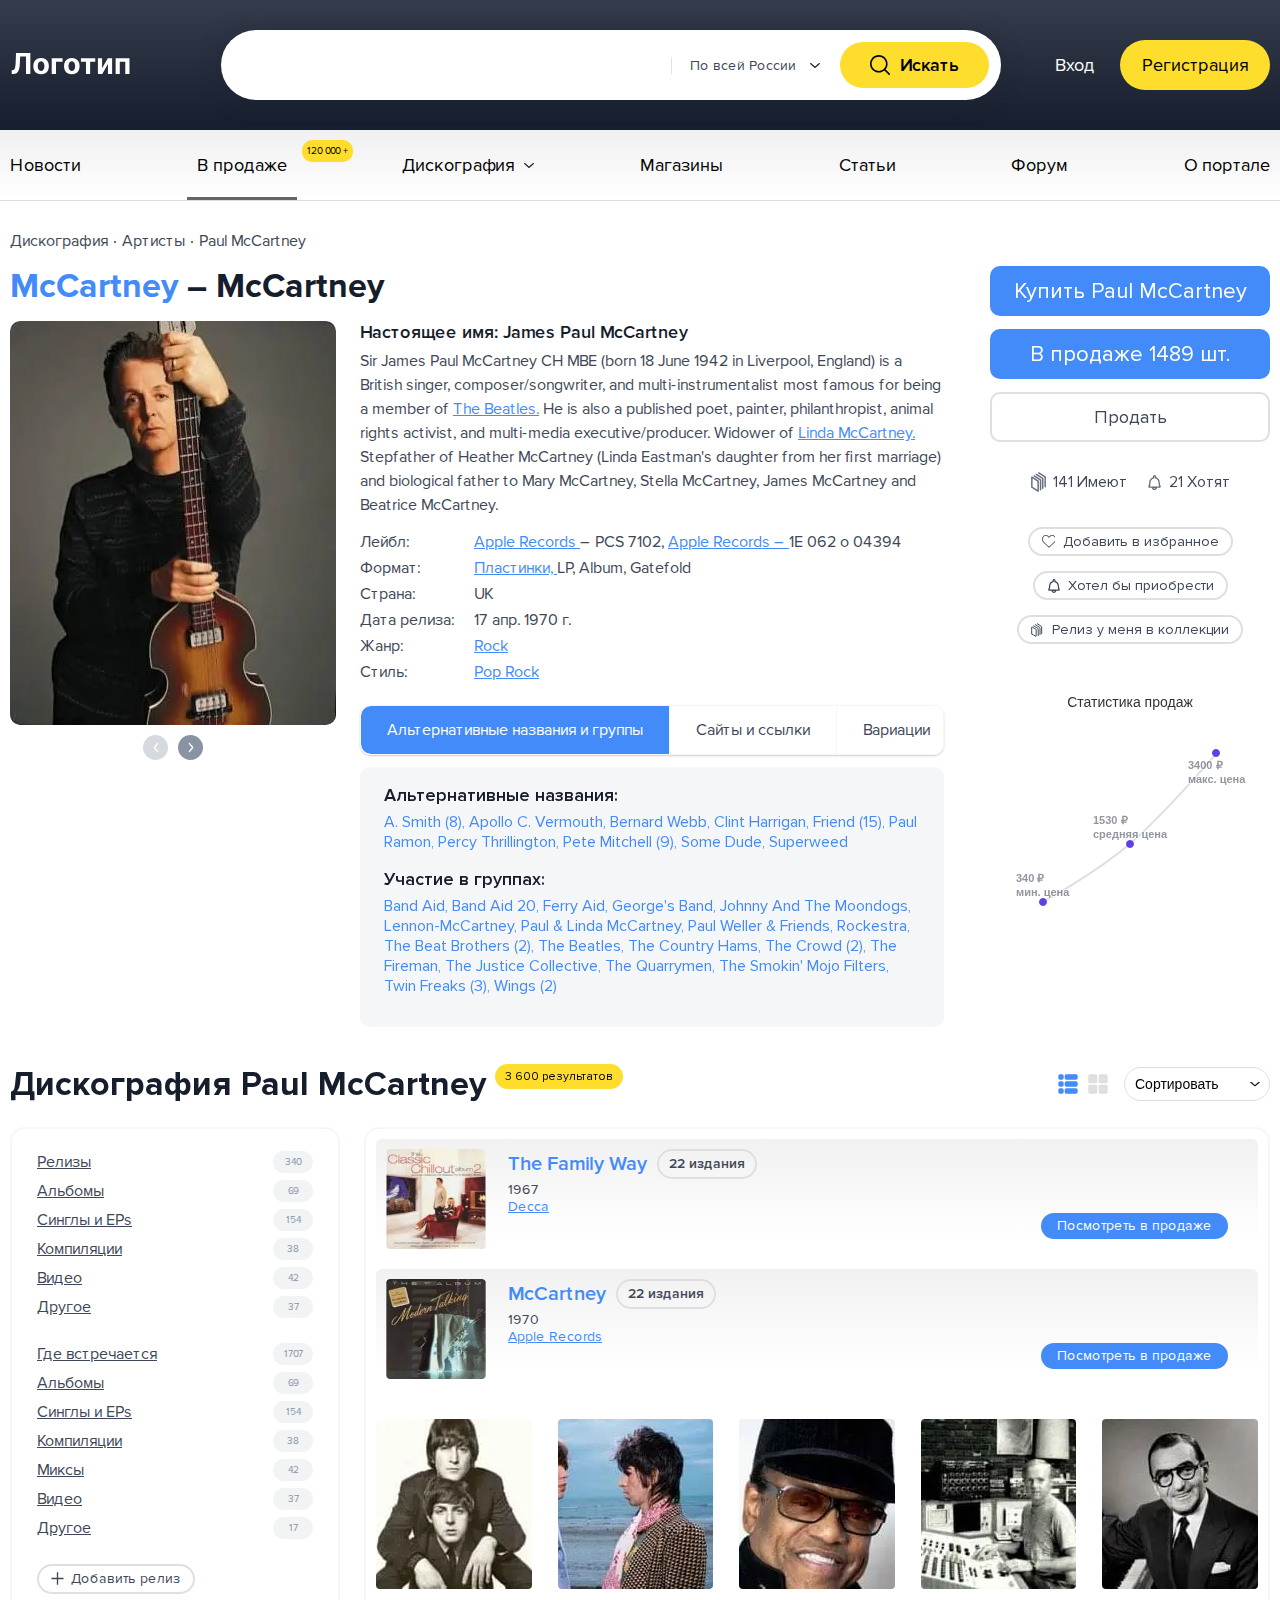
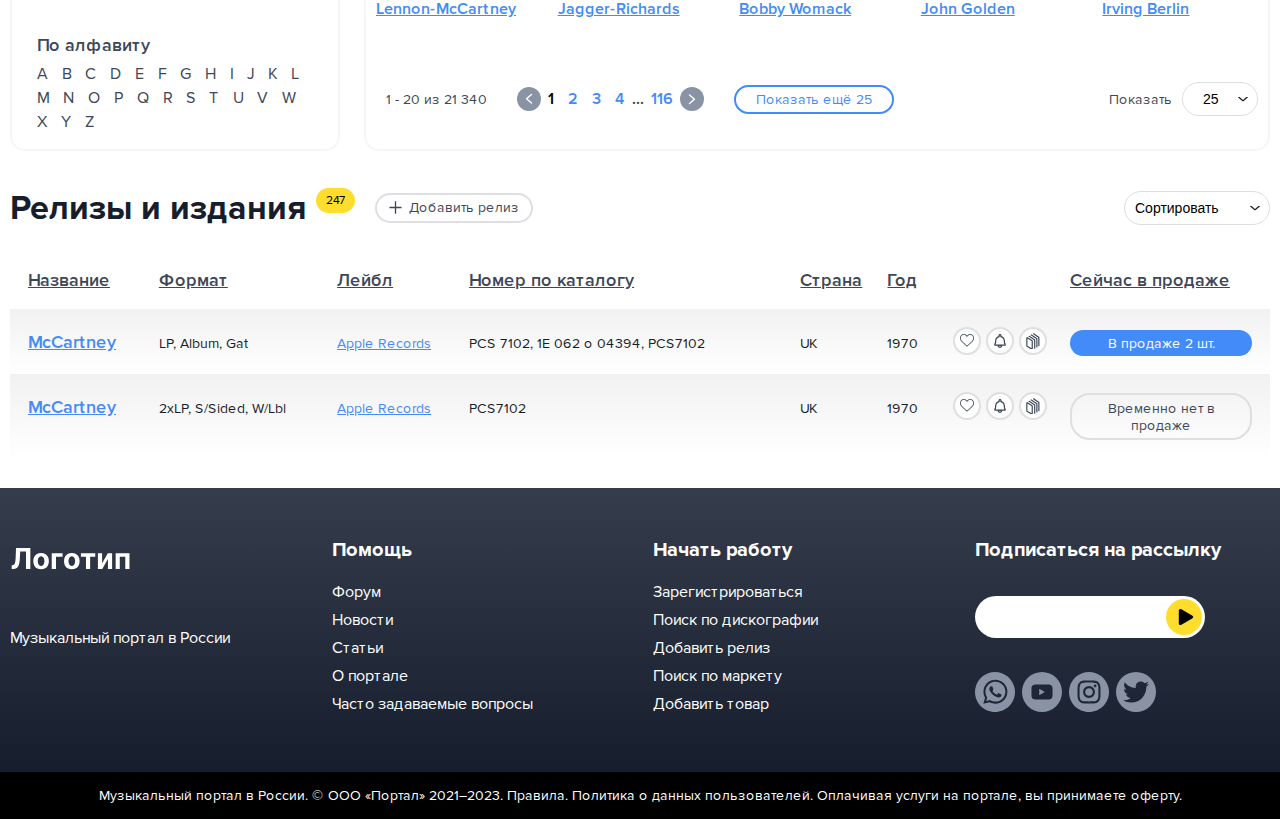
<file: discography.html>
<!DOCTYPE html>
<html lang="ru">
	<head>
		<meta charset="UTF-8">
		<meta http-equiv="X-UA-Compatible" content="IE=edge">
		<meta name="viewport" content="width=device-width, initial-scale=1.0">
		<meta name="keywords" content="">
		<meta name="description" content="">
		<meta name="robots" content="noindex, nofollow">
		<title>Дискография</title>
		<link rel="stylesheet" href="css/plugins/swiper-bundle.min.css">
		<link rel="stylesheet" href="css/plugins/magnific-popup.css">
		<link rel="stylesheet" href="css/plugins/fancybox.css">
		<link rel="stylesheet" href="css/style.css">
	</head>
	<body> 
		<div class="page"> 
			<!-- header-->
			<header class="header"> 
				<div class="header__top">
					<div class="wrapper"><a class="header__logo" href="#"> <img src="img/logo.svg" alt=""></a>
						<div class="header__search"> 
							<form class="header__search-block" action="#"> 
								<div class="header__search-input"> 
									<input class="js-drop-input" type="text" data-drop="searchMenu">
								</div>
								<div class="header__search-location js-drop-btn-slide" data-drop="location">По всей России<img src="img/icons/arrow.svg" alt=""></div>
								<button class="header__search-btn btn btn--yellow" type="submit"> <img src="img/icons/search.svg" alt=""><span>Искать</span></button>
							</form>
							<form class="header__location-drop" action="#" id="location">
								<div class="header__location-input"> 
									<input type="text" placeholder="Введите город, регион, Россия">
									<div class="header__location-input-cross"></div>
								</div>
								<ul class="header__location-list"> 
									<li>Екатеринбург</li>
									<li>Россия</li>
									<li>Москва</li>
									<li>Екатеринбург, Свердловская область</li>
									<li>Свердловская область</li>
								</ul>
								<button class="header__location-btn" type="submit">Выбрать</button>
							</form>
							<div class="header__search-drop" id="searchMenu">
								<div class="header__search__tabs js-tabs">
									<ul class="header__search-triggers"> 
										<li> <a class="header__search-trigger js-tabs-trigger active" href="#tab_1">В продаже</a></li>
										<li> <a class="header__search-trigger js-tabs-trigger" href="#tab_2">Релизы</a></li>
										<li> <a class="header__search-trigger js-tabs-trigger" href="#tab_3">Артисты</a></li>
										<li> <a class="header__search-trigger js-tabs-trigger" href="#tab_4">Лейблы</a></li>
									</ul>
									<div class="header__search-contents">
										<div class="js-tabs-content header__search-content open" data-href="#tab_1">
											<ul class="header__search-list"> 
												<li> <a href="#">Modern talking</a></li>
												<li><a href="#">Modern talking пластинка</a></li>
												<li><a href="#">Modern talking CD</a></li>
												<li><a href="#">Modern talking ready for romance</a></li>
												<li><a href="#">Modern talking back for good</a></li>
												<li><a href="#">Modern talking alone</a></li>
												<li><a href="#">Modern</a></li>
												<li><a href="#">Modern romance</a></li>
											</ul>
										</div>
										<div class="js-tabs-content header__search-content" data-href="#tab_2">
											<div class="header__search-items"> <a class="header__search-item" href="#"> 
													<div class="header__search-item-img"> <img src="img/albums/img6.webp" alt="" srcset="img/albums/img6@2x.webp 2x"></div>
													<div class="header__search-item-content"> 
														<div class="header__search-item-name">Cirkus Modern LP, Album</div>
														<div class="header__search-item-sub">Cirkus Modern</div>
													</div></a><a class="header__search-item" href="#"> 
													<div class="header__search-item-img"> <img src="img/albums/img7.webp" alt="" srcset="img/albums/img7@2x.webp 2x"></div>
													<div class="header__search-item-content"> 
														<div class="header__search-item-name">Cirkus Modern LP, Album</div>
														<div class="header__search-item-sub">Cirkus Modern</div>
													</div></a><a class="header__search-item" href="#"> 
													<div class="header__search-item-img"> <img src="img/albums/img8.webp" alt="" srcset="img/albums/img8@2x.webp 2x"></div>
													<div class="header__search-item-content"> 
														<div class="header__search-item-name">Cirkus Modern LP, Album</div>
														<div class="header__search-item-sub">Cirkus Modern</div>
													</div></a><a class="header__search-item" href="#"> 
													<div class="header__search-item-img"> <img src="img/albums/img9.webp" alt="" srcset="img/albums/img9@2x.webp 2x"></div>
													<div class="header__search-item-content"> 
														<div class="header__search-item-name">Cirkus Modern LP, Album</div>
														<div class="header__search-item-sub">Cirkus Modern</div>
													</div></a><a class="header__search-item" href="#"> 
													<div class="header__search-item-img"> <img src="img/albums/img10.webp" alt="" srcset="img/albums/img10@2x.webp 2x"></div>
													<div class="header__search-item-content"> 
														<div class="header__search-item-name">Cirkus Modern LP, Album</div>
														<div class="header__search-item-sub">Cirkus Modern</div>
													</div></a></div>
											<div class="header__search-btn-row"> 
												<div class="header__search-tabs-btn">Все релизы</div>
											</div>
										</div>
										<div class="js-tabs-content header__search-content" data-href="#tab_3">
											<ul class="header__search-list"> 
												<li> <a href="#">Modern talking</a></li>
												<li><a href="#">Modern talking пластинка</a></li>
												<li><a href="#">Modern talking CD</a></li>
												<li><a href="#">Modern talking ready for romance</a></li>
												<li><a href="#">Modern talking back for good</a></li>
												<li><a href="#">Modern talking alone</a></li>
												<li><a href="#">Modern</a></li>
												<li><a href="#">Modern romance</a></li>
											</ul>
										</div>
										<div class="js-tabs-content header__search-content" data-href="#tab_4">
											<ul class="header__search-list"> 
												<li> <a href="#">Modern talking</a></li>
												<li><a href="#">Modern talking пластинка</a></li>
												<li><a href="#">Modern talking CD</a></li>
												<li><a href="#">Modern talking ready for romance</a></li>
												<li><a href="#">Modern talking back for good</a></li>
												<li><a href="#">Modern talking alone</a></li>
												<li><a href="#">Modern</a></li>
												<li><a href="#">Modern romance</a></li>
											</ul>
										</div>
									</div>
								</div>
							</div>
						</div>
						<div class="header__hamb hamburger hamburger--squeeze js-menu-hamb" data-menu="mobileMenu">
							<div class="hamburger-box">
								<div class="hamburger-inner"></div>
							</div>
						</div>
						<div class="header__login"> <a class="header__enter" href="#">Вход</a><a class="header__reg btn btn--yellow" href="#">Регистрация</a></div>
					</div>
				</div>
				<div class="header__bottom">
					<div class="wrapper"> 
						<div class="menu" id="mobileMenu">
							<nav class="menu__nav"> 
								<ul class="menu__list"> 
									<li class="menu__item"><a class="menu__link" href="#">Новости</a></li>
									<li class="menu__item"><a class="menu__link menu__link--active" href="#">В продаже
											<div class="menu__link-sticker">120 000 +</div></a></li>
									<li class="menu__item"><a class="menu__link menu__link--childin" href="#">Дискография </a>
										<ul class="menu__submenu"> 
											<li class="menu__subitem"> <a class="menu__sublink" href="#">Дискография1</a></li>
											<li class="menu__subitem"> <a class="menu__sublink" href="#">Дискография2</a></li>
											<li class="menu__subitem"> <a class="menu__sublink" href="#">Дискография3</a></li>
										</ul>
									</li>
									<li class="menu__item"><a class="menu__link" href="#">Магазины</a></li>
									<li class="menu__item"><a class="menu__link" href="#">Статьи</a></li>
									<li class="menu__item"><a class="menu__link" href="#">Форум</a></li>
									<li class="menu__item"><a class="menu__link" href="#">О портале</a></li>
								</ul>
							</nav>
							<div class="menu__login"><a class="header__enter" href="#">Вход</a><a class="header__reg btn btn--yellow" href="#">Регистрация</a></div>
							<div class="menu__close js-menu-close" data-drop="mobileMenu"></div>
						</div>
					</div>
				</div>
			</header>
			<!--	/header-->
			<div class="content"> 
				<!-- breadcrumbs-->
				<div class="breadcrumbs">
					<div class="wrapper"> 
						<div class="breadcrumbs__list"> 
							<ul> 
								<li> <a href="#">Дискография</a></li>
								<li> <a href="#">Артисты</a></li>
								<li> <span>Paul McCartney</span></li>
							</ul>
						</div>
					</div>
				</div>
				<!-- /breadcrumbs-->
				<!-- discography-->
				<div class="discography">
					<div class="wrapper">
						<div class="discography__row"> 
							<div class="discography__main"> 
								<h1 class="title"> <a href="#">McCartney </a>– McCartney</h1>
								<div class="discography__rowin"> 
									<div class="discography__left"> 
										<div class="discography__slider"> 
											<div id="discographySlider"> 
												<div class="swiper-wrapper"> 
													<div class="swiper-slide"> <a href="img/performers/img1@2x.webp" data-fancybox="performersGallery"><img src="img/performers/img1.webp" alt="" srcset="img/performers/img1@2x.webp 2x"></a></div>
													<div class="swiper-slide"> <a href="img/performers/img1@2x.webp" data-fancybox="performersGallery"><img src="img/albums/img1.webp" alt="" srcset="img/albums/img1@2x.webp 2x"></a></div>
													<div class="swiper-slide"> <a href="img/performers/img1@2x.webp" data-fancybox="performersGallery"><img src="img/performers/img1.webp" alt="" srcset="img/performers/img1@2x.webp 2x"></a></div>
												</div>
												<div class="discography__controll"> 
													<div class="discography__arrow discography__arrow--prev swiper-button-prev"><svg width="10" height="5" fill="none" xmlns="http://www.w3.org/2000/svg"><path d="M.22.191A.813.813 0 01.752 0c.199 0 .39.069.531.191l3.722 3.233L8.725.19a.816.816 0 01.53-.183c.197.001.385.07.525.191s.218.285.22.456a.61.61 0 01-.211.46L5.536 4.809A.813.813 0 015.005 5a.815.815 0 01-.532-.191L.22 1.115A.613.613 0 010 .653C0 .48.08.313.22.19z"/></svg></div>
													<div class="discography__arrow discography__arrow--next swiper-button-next">
														 <svg width="10" height="5" fill="none" xmlns="http://www.w3.org/2000/svg"><path d="M.22.191A.813.813 0 01.752 0c.199 0 .39.069.531.191l3.722 3.233L8.725.19a.816.816 0 01.53-.183c.197.001.385.07.525.191s.218.285.22.456a.61.61 0 01-.211.46L5.536 4.809A.813.813 0 015.005 5a.815.815 0 01-.532-.191L.22 1.115A.613.613 0 010 .653C0 .48.08.313.22.19z"/></svg></div>
												</div>
											</div>
										</div>
									</div>
									<div class="discography__right">
										<h2 class="discography__title">Настоящее имя: James Paul McCartney</h2>
										<div class="discography__text"> 
											<p>
												 Sir James Paul McCartney CH MBE (born 18 June 1942 in Liverpool, England) is a British singer, composer/songwriter, and multi-instrumentalist most famous for being a member of <a href="#">The Beatles.</a> He is also a published poet, painter, philanthropist, animal rights activist, and multi-media executive/producer. Widower of <a href="#">Linda McCartney.</a> Stepfather of Heather McCartney (Linda Eastman's daughter from her first marriage) and biological father to Mary McCartney, Stella McCartney, James McCartney and Beatrice McCartney.</p>
										</div>
										<div class="discography__table"> 
											<table> 
												<tr> 
													<td>Лейбл:</td>
													<td> <a href="#">Apple Records </a>– PCS 7102, <a href="#">Apple Records – </a>1E 062 o 04394</td>
												</tr>
												<tr>
													<td>Формат:</td>
													<td> <a href="#">Пластинки, </a>LP, Album, Gatefold</td>
												</tr>
												<tr>
													<td>Страна:</td>
													<td>UK</td>
												</tr>
												<tr>
													<td>Дата релиза:</td>
													<td>17 апр. 1970 г.</td>
												</tr>
												<tr>
													<td>Жанр:</td>
													<td> <a href="#">Rock</a></td>
												</tr>
												<tr>
													<td>Стиль:</td>
													<td> <a href="#">Pop Rock</a></td>
												</tr>
											</table>
										</div>
										<div class="release__tabs js-tabs">
											<ul class="release__triggers">
												<li> <a class="release__trigger js-tabs-trigger active" href="#tab_1">Альтернативные названия и группы</a></li>
												<li> <a class="release__trigger js-tabs-trigger" href="#tab_2">Сайты и ссылки</a></li>
												<li> <a class="release__trigger js-tabs-trigger" href="#tab_3">Вариации</a></li>
											</ul>
											<div>
												<div class="release__content js-tabs-content open" data-href="#tab_1">
													<h2 class="discography__title">Альтернативные названия:</h2>
													<div class="discography__links"> <a href="#">A. Smith (8), </a><a href="#">Apollo C. Vermouth, </a><a href="#">Bernard Webb, </a><a href="#">Clint Harrigan, </a><a href="#">Friend (15), </a><a href="#">Paul Ramon, </a><a href="#">Percy Thrillington, </a><a href="#">Pete Mitchell (9), </a><a href="#">Some Dude, Superweed </a></div>
													<h2 class="discography__title">Участие в группах:</h2>
													<div class="discography__links"> <a href="#">Band Aid, Band Aid 20, </a><a href="#">Ferry Aid, George's Band, </a><a href="#">Johnny And The Moondogs, </a><a href="#">Lennon-McCartney, </a><a href="#">Paul &#38; Linda McCartney, </a><a href="#">Paul Weller &#38; Friends, </a><a href="#">Rockestra, </a><a href="#">The Beat Brothers (2), </a><a href="#">The Beatles, </a><a href="#">The Country Hams, </a><a href="#">The Crowd (2), </a><a href="#">The Fireman, The Justice Collective, </a><a href="#">The Quarrymen, </a><a href="#">The Smokin' Mojo Filters, </a><a href="#">Twin Freaks (3), </a><a href="#">Wings (2)</a></div>
												</div>
												<div class="release__content js-tabs-content" data-href="#tab_2">
													<h2 class="discography__title">Альтернативные названия:</h2>
													<div class="discography__links"> <a href="#">A. Smith (8), </a><a href="#">Apollo C. Vermouth, </a><a href="#">Bernard Webb, </a><a href="#">Clint Harrigan, </a><a href="#">Friend (15), </a><a href="#">Paul Ramon, </a><a href="#">Percy Thrillington, </a><a href="#">Pete Mitchell (9), </a><a href="#">Some Dude, Superweed </a></div>
													<h2 class="discography__title">Участие в группах:</h2>
													<div class="discography__links"> <a href="#">Band Aid, Band Aid 20, </a><a href="#">Ferry Aid, George's Band, </a><a href="#">Johnny And The Moondogs, </a><a href="#">Lennon-McCartney, </a><a href="#">Paul &#38; Linda McCartney, </a><a href="#">Paul Weller &#38; Friends, </a><a href="#">Rockestra, </a><a href="#">The Beat Brothers (2), </a><a href="#">The Beatles, </a><a href="#">The Country Hams, </a><a href="#">The Crowd (2), </a><a href="#">The Fireman, The Justice Collective, </a><a href="#">The Quarrymen, </a><a href="#">The Smokin' Mojo Filters, </a><a href="#">Twin Freaks (3), </a><a href="#">Wings (2)</a></div>
												</div>
												<div class="release__content js-tabs-content" data-href="#tab_3">
													<h2 class="discography__title">Альтернативные названия:</h2>
													<div class="discography__links"> <a href="#">A. Smith (8), </a><a href="#">Apollo C. Vermouth, </a><a href="#">Bernard Webb, </a><a href="#">Clint Harrigan, </a><a href="#">Friend (15), </a><a href="#">Paul Ramon, </a><a href="#">Percy Thrillington, </a><a href="#">Pete Mitchell (9), </a><a href="#">Some Dude, Superweed </a></div>
													<h2 class="discography__title">Участие в группах:</h2>
													<div class="discography__links"> <a href="#">Band Aid, Band Aid 20, </a><a href="#">Ferry Aid, George's Band, </a><a href="#">Johnny And The Moondogs, </a><a href="#">Lennon-McCartney, </a><a href="#">Paul &#38; Linda McCartney, </a><a href="#">Paul Weller &#38; Friends, </a><a href="#">Rockestra, </a><a href="#">The Beat Brothers (2), </a><a href="#">The Beatles, </a><a href="#">The Country Hams, </a><a href="#">The Crowd (2), </a><a href="#">The Fireman, The Justice Collective, </a><a href="#">The Quarrymen, </a><a href="#">The Smokin' Mojo Filters, </a><a href="#">Twin Freaks (3), </a><a href="#">Wings (2)</a></div>
												</div>
											</div>
										</div>
									</div>
								</div>
							</div>
							<div class="discography__sidebar">
								<div class="discography__buttons"> 
									<button class="product__btn product__btn--blue" type="submit">Купить Paul McCartney</button><a class="product__btn product__btn--blue" href="#">В продаже 1489 шт.</a>
									<button class="product__btn product__btn--white" type="submit">Продать</button>
								</div>
								<div class="discography__statistics-interaction"> 
									<div class="discography__statistics">
										<div class="discography__statistics-item"> <img src="img/icons/collection.svg" alt="">141 Имеют</div>
										<div class="discography__statistics-item"> <img src="img/icons/bell.svg" alt="">21 Хотят</div>
									</div>
									<div class="discography__interaction"> <a class="discography__interaction-item" href="#"> 
											<div class="discography__interaction-icon">
												 <svg xmlns="http://www.w3.org/2000/svg" viewBox="0 0 512.001 512"><path xmlns="http://www.w3.org/2000/svg" d="m256 455.515625c-7.289062 0-14.316406-2.640625-19.792969-7.4375-20.683593-18.085937-40.625-35.082031-58.21875-50.074219l-.089843-.078125c-51.582032-43.957031-96.125-81.917969-127.117188-119.3125-34.644531-41.804687-50.78125-81.441406-50.78125-124.742187 0-42.070313 14.425781-80.882813 40.617188-109.292969 26.503906-28.746094 62.871093-44.578125 102.414062-44.578125 29.554688 0 56.621094 9.34375 80.445312 27.769531 12.023438 9.300781 22.921876 20.683594 32.523438 33.960938 9.605469-13.277344 20.5-24.660157 32.527344-33.960938 23.824218-18.425781 50.890625-27.769531 80.445312-27.769531 39.539063 0 75.910156 15.832031 102.414063 44.578125 26.191406 28.410156 40.613281 67.222656 40.613281 109.292969 0 43.300781-16.132812 82.9375-50.777344 124.738281-30.992187 37.398437-75.53125 75.355469-127.105468 119.308594-17.625 15.015625-37.597657 32.039062-58.328126 50.167969-5.472656 4.789062-12.503906 7.429687-19.789062 7.429687zm-112.96875-425.523437c-31.066406 0-59.605469 12.398437-80.367188 34.914062-21.070312 22.855469-32.675781 54.449219-32.675781 88.964844 0 36.417968 13.535157 68.988281 43.882813 105.605468 29.332031 35.394532 72.960937 72.574219 123.476562 115.625l.09375.078126c17.660156 15.050781 37.679688 32.113281 58.515625 50.332031 20.960938-18.253907 41.011719-35.34375 58.707031-50.417969 50.511719-43.050781 94.136719-80.222656 123.46875-115.617188 30.34375-36.617187 43.878907-69.1875 43.878907-105.605468 0-34.515625-11.605469-66.109375-32.675781-88.964844-20.757813-22.515625-49.300782-34.914062-80.363282-34.914062-22.757812 0-43.652344 7.234374-62.101562 21.5-16.441406 12.71875-27.894532 28.796874-34.609375 40.046874-3.453125 5.785157-9.53125 9.238282-16.261719 9.238282s-12.808594-3.453125-16.261719-9.238282c-6.710937-11.25-18.164062-27.328124-34.609375-40.046874-18.449218-14.265626-39.34375-21.5-62.097656-21.5zm0 0"></path></svg></div>Добавить в избранное</a><a class="discography__interaction-item" href="#"> 
											<div class="discography__interaction-icon">
												 <svg xmlns="http://www.w3.org/2000/svg" viewBox="0 0 68.422 68.422"><path d="M59.571 45.188l-1.414-12.206c-.078-10.371-6.919-19.511-16.637-22.629V7.308C41.52 3.279 38.242 0 34.212 0s-7.309 3.278-7.309 7.308v3.045c-9.717 3.118-16.559 12.258-16.637 22.629L8.853 45.185a7.942 7.942 0 00-3.045 6.284v.479c0 5.963 5.834 5.963 8.03 5.963h8.064c.935 5.951 5.875 10.511 11.827 10.511s10.892-4.56 11.827-10.511h9.026c2.196 0 8.031 0 8.031-5.963v-.479a7.935 7.935 0 00-3.042-6.281zm-25.84 17.234c-2.318 0-4.334-1.442-5.333-3.548h10.665c-.998 2.106-3.014 3.548-5.332 3.548zm22.884-10.613c-.405.068-1.085.103-2.031.103H13.839c-.946 0-1.625-.034-2.03-.103v-.339c0-.93.601-1.55 1.163-1.82l1.489-.717 1.787-15.426.02-.345c0-8.451 5.994-15.838 14.252-17.565l2.386-.499V7.309a1.31 1.31 0 012.617 0v7.788l2.386.499c8.258 1.727 14.252 9.115 14.252 17.565l1.807 15.772 1.488.718c.562.271 1.162.891 1.162 1.818v.34h-.003z" xmlns="http://www.w3.org/2000/svg"/></svg></div>Хотел бы приобрести</a><a class="discography__interaction-item discography__interaction-item--stroke" href="#"> 
											<div class="discography__interaction-icon">
												 <svg viewBox="0 0 83 100" fill="none" xmlns="http://www.w3.org/2000/svg">
<path d="M18.4784 19.6016L50.6754 39.7929C51.2587 40.1587 51.6128 40.7988 51.6128 41.4873V90.3632M5.95347 78.0318L33.9647 95.2317C35.2973 96.05 37.0112 95.0911 37.0112 93.5274V47.1157C37.0112 46.4204 36.6502 45.7751 36.0577 45.4113L8.04653 28.2115C6.71393 27.3932 5 28.352 5 29.9158V76.3275C5 77.0227 5.36103 77.6681 5.95347 78.0318Z" stroke-width="7" stroke-linecap="round"/>
<path d="M31.3952 11.7392L63.6125 32.4894C64.1842 32.8575 64.5296 33.4909 64.5296 34.1708V83.0624" stroke-width="7" stroke-linecap="round"/>
<path d="M44.8736 5L75.4047 24.6271C75.9771 24.9951 76.3232 25.629 76.3232 26.3095V75.7616" stroke-width="7" stroke-linecap="round"/>
</svg>
											</div>Релиз у меня в коллекции</a></div>
								</div>
								<div class="discography__chart"> 
									<div id="chartByStatistic" data-title="Статистика продаж" data-range="[340, 1530, 3400]"></div>
								</div>
							</div>
						</div>
					</div>
				</div>
				<!-- /discography-->
				<!-- discocollection-->
				<div class="discocollection">
					<div class="wrapper"> 
						<div class="catalog__head"> 
							<div class="title">Дискография Paul McCartney
								<div class="title__sticker">3 600 результатов</div>
							</div>
							<div class="catalog__filter-btn js-menu-hamb" data-menu="discocollectionFilter">
								<svg width="60" height="60" viewBox="0 0 60 60" fill="none" xmlns="http://www.w3.org/2000/svg">
									<rect x="1" y="1" width="58" height="16" rx="5"></rect>
									<rect x="1" y="22" width="58" height="16" rx="5"></rect>
									<rect x="1" y="43" width="58" height="16" rx="5"></rect>
								</svg>Фильтры
							</div>
							<form class="catalog__sort" action="#"> 
								<div class="catalog__sort-icon active">
									<input id="sort-list" type="radio" name="sort" checked>
									<label for="sort-list"> 
										<svg width="20" height="20" viewBox="0 0 60 60" fill="none" xmlns="http://www.w3.org/2000/svg">
											<rect x="1" y="1" width="16" height="16" rx="5"></rect>
											<rect x="20" y="1" width="39" height="16" rx="5"></rect>
											<rect x="20" y="22" width="39" height="16" rx="5"></rect>
											<rect x="20" y="43" width="39" height="16" rx="5"></rect>
											<rect x="1" y="22" width="16" height="16" rx="5"></rect>
											<rect x="1" y="43" width="16" height="16" rx="5"></rect>
										</svg>
									</label>
								</div>
								<div class="catalog__sort-icon"> 
									<input id="sort-block" type="radio" name="sort">
									<label for="sort-block"> 
										<svg width="20" height="20" viewBox="0 0 60 60" fill="none" xmlns="http://www.w3.org/2000/svg">
											<rect x="1" y="1" width="27" height="27" rx="5"></rect>
											<rect x="1" y="32" width="27" height="27" rx="5"></rect>
											<rect x="32" y="32" width="27" height="27" rx="5"></rect>
											<rect x="32" y="1" width="27" height="27" rx="5"></rect>
										</svg>
									</label>
								</div>
								<div class="catalog__sort-select"> 
									<select name="#"> 
										<option value="#" disabled selected>Сортировать</option>
										<option value="#">По дате выхода</option>
										<option value="#">Дешевле</option>
										<option value="#">Дороже</option>
									</select>
								</div>
							</form>
						</div>
						<div class="discocollection__row"> 
							<div class="discocollection__sidebar" id="discocollectionFilter">
								<div class="discocollection__close js-menu-close" data-drop="discocollectionFilter"></div>
								<form class="discocollection__filter" action="#">
									<ul class="discocollection__filter-list"> 
										<li> 
											<input id="discograpy_0" type="checkbox" name="#">
											<label for="discograpy_0"> <span class="discocollection__filter-text">Релизы</span><span class="discocollection__filter-sticker">340</span></label>
										</li>
										<li> 
											<input id="discograpy_1" type="checkbox" name="#">
											<label for="discograpy_1"> <span class="discocollection__filter-text">Альбомы</span><span class="discocollection__filter-sticker">69</span></label>
										</li>
										<li> 
											<input id="discograpy_2" type="checkbox" name="#">
											<label for="discograpy_2"> <span class="discocollection__filter-text">Синглы и EPs</span><span class="discocollection__filter-sticker">154</span></label>
										</li>
										<li> 
											<input id="discograpy_3" type="checkbox" name="#">
											<label for="discograpy_3"> <span class="discocollection__filter-text">Компиляции</span><span class="discocollection__filter-sticker">38</span></label>
										</li>
										<li> 
											<input id="discograpy_4" type="checkbox" name="#">
											<label for="discograpy_4"> <span class="discocollection__filter-text">Видео</span><span class="discocollection__filter-sticker">42</span></label>
										</li>
										<li> 
											<input id="discograpy_5" type="checkbox" name="#">
											<label for="discograpy_5"> <span class="discocollection__filter-text">Другое</span><span class="discocollection__filter-sticker">37</span></label>
										</li>
									</ul>
									<ul class="discocollection__filter-list"> 
										<li> 
											<input id="discograpy_6" type="checkbox" name="#">
											<label for="discograpy_6"> <span class="discocollection__filter-text">Где встречается</span><span class="discocollection__filter-sticker">1707</span></label>
										</li>
										<li> 
											<input id="discograpy_7" type="checkbox" name="#">
											<label for="discograpy_7"> <span class="discocollection__filter-text">Альбомы</span><span class="discocollection__filter-sticker">69</span></label>
										</li>
										<li> 
											<input id="discograpy_8" type="checkbox" name="#">
											<label for="discograpy_8"> <span class="discocollection__filter-text">Синглы и EPs</span><span class="discocollection__filter-sticker">154</span></label>
										</li>
										<li> 
											<input id="discograpy_9" type="checkbox" name="#">
											<label for="discograpy_9"> <span class="discocollection__filter-text">Компиляции</span><span class="discocollection__filter-sticker">38</span></label>
										</li>
										<li> 
											<input id="discograpy_10" type="checkbox" name="#">
											<label for="discograpy_10"> <span class="discocollection__filter-text">Миксы</span><span class="discocollection__filter-sticker">42</span></label>
										</li>
										<li> 
											<input id="discograpy_11" type="checkbox" name="#">
											<label for="discograpy_11"> <span class="discocollection__filter-text">Видео</span><span class="discocollection__filter-sticker">37</span></label>
										</li>
										<li> 
											<input id="discograpy_12" type="checkbox" name="#">
											<label for="discograpy_12"> <span class="discocollection__filter-text">Другое</span><span class="discocollection__filter-sticker">17</span></label>
										</li>
									</ul>
									<button class="discocollection__filter-btn" type="submit">
										 <svg viewBox="0 0 100 100" fill="none" xmlns="http://www.w3.org/2000/svg">
<path d="M45.957 1.48438H54.043C54.7617 1.48438 55.1211 1.84375 55.1211 2.5625V97.4375C55.1211 98.1563 54.7617 98.5156 54.043 98.5156H45.957C45.2383 98.5156 44.8789 98.1563 44.8789 97.4375V2.5625C44.8789 1.84375 45.2383 1.48438 45.957 1.48438Z"/>
<path d="M4.71875 44.8789H95.2812C96 44.8789 96.3594 45.2383 96.3594 45.957V54.043C96.3594 54.7617 96 55.1211 95.2812 55.1211H4.71875C4 55.1211 3.64062 54.7617 3.64062 54.043V45.957C3.64062 45.2383 4 44.8789 4.71875 44.8789Z"/>
</svg>Добавить релиз
									</button>
									<div class="discocollection__alphabet">
										<div class="discocollection__alphabet-title">По алфавиту</div>
										<div class="discocollection__alphabet-items"> 
											<div class="discocollection__alphabet-item"> 
												<input id="alphabet_0" type="radio" name="alphabet">
												<label for="alphabet_0">A</label>
											</div>
											<div class="discocollection__alphabet-item"> 
												<input id="alphabet_1" type="radio" name="alphabet">
												<label for="alphabet_1">B</label>
											</div>
											<div class="discocollection__alphabet-item"> 
												<input id="alphabet_2" type="radio" name="alphabet">
												<label for="alphabet_2">C</label>
											</div>
											<div class="discocollection__alphabet-item"> 
												<input id="alphabet_3" type="radio" name="alphabet">
												<label for="alphabet_3">D</label>
											</div>
											<div class="discocollection__alphabet-item"> 
												<input id="alphabet_4" type="radio" name="alphabet">
												<label for="alphabet_4">E</label>
											</div>
											<div class="discocollection__alphabet-item"> 
												<input id="alphabet_5" type="radio" name="alphabet">
												<label for="alphabet_5">F</label>
											</div>
											<div class="discocollection__alphabet-item"> 
												<input id="alphabet_6" type="radio" name="alphabet">
												<label for="alphabet_6">G</label>
											</div>
											<div class="discocollection__alphabet-item"> 
												<input id="alphabet_7" type="radio" name="alphabet">
												<label for="alphabet_7">H</label>
											</div>
											<div class="discocollection__alphabet-item"> 
												<input id="alphabet_8" type="radio" name="alphabet">
												<label for="alphabet_8">I</label>
											</div>
											<div class="discocollection__alphabet-item"> 
												<input id="alphabet_9" type="radio" name="alphabet">
												<label for="alphabet_9">J</label>
											</div>
											<div class="discocollection__alphabet-item"> 
												<input id="alphabet_10" type="radio" name="alphabet">
												<label for="alphabet_10">K</label>
											</div>
											<div class="discocollection__alphabet-item"> 
												<input id="alphabet_11" type="radio" name="alphabet">
												<label for="alphabet_11">L</label>
											</div>
											<div class="discocollection__alphabet-item"> 
												<input id="alphabet_12" type="radio" name="alphabet">
												<label for="alphabet_12">M</label>
											</div>
											<div class="discocollection__alphabet-item"> 
												<input id="alphabet_13" type="radio" name="alphabet">
												<label for="alphabet_13">N</label>
											</div>
											<div class="discocollection__alphabet-item"> 
												<input id="alphabet_14" type="radio" name="alphabet">
												<label for="alphabet_14">O</label>
											</div>
											<div class="discocollection__alphabet-item"> 
												<input id="alphabet_15" type="radio" name="alphabet">
												<label for="alphabet_15">P</label>
											</div>
											<div class="discocollection__alphabet-item"> 
												<input id="alphabet_16" type="radio" name="alphabet">
												<label for="alphabet_16">Q</label>
											</div>
											<div class="discocollection__alphabet-item"> 
												<input id="alphabet_17" type="radio" name="alphabet">
												<label for="alphabet_17">R</label>
											</div>
											<div class="discocollection__alphabet-item"> 
												<input id="alphabet_18" type="radio" name="alphabet">
												<label for="alphabet_18">S</label>
											</div>
											<div class="discocollection__alphabet-item"> 
												<input id="alphabet_19" type="radio" name="alphabet">
												<label for="alphabet_19">T</label>
											</div>
											<div class="discocollection__alphabet-item"> 
												<input id="alphabet_20" type="radio" name="alphabet">
												<label for="alphabet_20">U</label>
											</div>
											<div class="discocollection__alphabet-item"> 
												<input id="alphabet_21" type="radio" name="alphabet">
												<label for="alphabet_21">V</label>
											</div>
											<div class="discocollection__alphabet-item"> 
												<input id="alphabet_22" type="radio" name="alphabet">
												<label for="alphabet_22">W</label>
											</div>
											<div class="discocollection__alphabet-item"> 
												<input id="alphabet_23" type="radio" name="alphabet">
												<label for="alphabet_23">X</label>
											</div>
											<div class="discocollection__alphabet-item"> 
												<input id="alphabet_24" type="radio" name="alphabet">
												<label for="alphabet_24">Y</label>
											</div>
											<div class="discocollection__alphabet-item"> 
												<input id="alphabet_25" type="radio" name="alphabet">
												<label for="alphabet_25">Z</label>
											</div>
										</div>
									</div>
								</form>
							</div>
							<div class="discocollection__main"> 
								<div class="discocollection__items">
									<div class="discocollection__item"> <a class="discocollection__img" href="#"> <img src="img/albums/img1.webp" alt="" srcset="img/albums/img1@2x.webp 2x"></a>
										<div class="discocollection__content"> 
											<div class="discocollection__text"> 
												<div class="discocollection__head"> <a href="#">The Family Way</a>
													<div class="discocollection__sticker">22 издания</div>
												</div>
												<p>1967</p>
												<p> <a href="#">Decca</a></p>
											</div>
											<div class="discocollection__btn-block"> <a class="discocollection__btn" href="#">Посмотреть в продаже</a></div>
										</div>
									</div>
									<div class="discocollection__item"> <a class="discocollection__img" href="#"> <img src="img/albums/img2.webp" alt="" srcset="img/albums/img2@2x.webp 2x"></a>
										<div class="discocollection__content"> 
											<div class="discocollection__text"> 
												<div class="discocollection__head"> <a href="#">McCartney</a>
													<div class="discocollection__sticker">22 издания</div>
												</div>
												<p>1970</p>
												<p> <a href="#">Apple Records</a></p>
											</div>
											<div class="discocollection__btn-block"> <a class="discocollection__btn" href="#">Посмотреть в продаже</a></div>
										</div>
									</div>
								</div>
								<div class="discocollection__performers"> 
									<div class="row gy">
										<div class="discocollection__col"> 
											<div class="discocollection__performer"> <a class="discocollection__performer-img" href="#"> <img src="img/performers/img2.webp" alt="" srcset="img/performers/img2@2x.webp 2x"></a>
												<div class="discocollection__performer-name"> <a href="#">Lennon-McCartney</a></div>
											</div>
										</div>
										<div class="discocollection__col"> 
											<div class="discocollection__performer"> <a class="discocollection__performer-img" href="#"> <img src="img/performers/img3.webp" alt="" srcset="img/performers/img3@2x.webp 2x"></a>
												<div class="discocollection__performer-name"> <a href="#">Jagger-Richards</a></div>
											</div>
										</div>
										<div class="discocollection__col"> 
											<div class="discocollection__performer"> <a class="discocollection__performer-img" href="#"> <img src="img/performers/img4.webp" alt="" srcset="img/performers/img4@2x.webp 2x"></a>
												<div class="discocollection__performer-name"> <a href="#">Bobby Womack</a></div>
											</div>
										</div>
										<div class="discocollection__col"> 
											<div class="discocollection__performer"> <a class="discocollection__performer-img" href="#"> <img src="img/performers/img5.webp" alt="" srcset="img/performers/img5@2x.webp 2x"></a>
												<div class="discocollection__performer-name"> <a href="#">John Golden</a></div>
											</div>
										</div>
										<div class="discocollection__col"> 
											<div class="discocollection__performer"> <a class="discocollection__performer-img" href="#"> <img src="img/performers/img6.webp" alt="" srcset="img/performers/img6@2x.webp 2x"></a>
												<div class="discocollection__performer-name"> <a href="#">Irving Berlin</a></div>
											</div>
										</div>
									</div>
								</div>
								<div class="discocollection__pagination"> 
									<!-- pagination-->
									<div class="pagination">
										<div class="pagination__count">1 - 20 из 21 340</div>
										<div class="pagination__list"> <a class="pagination__arrow pagination__arrow--prev" href="#"> <img src="img/icons/arrow2.svg" alt=""></a>
											<ul> 
												<li><a class="active" href="#">1</a></li>
												<li><a href="#">2</a></li>
												<li><a href="#">3</a></li>
												<li><a href="#">4</a></li>
												<li><span>...</span></li>
												<li><a href="#">116</a></li>
											</ul><a class="pagination__arrow pagination__arrow--next" href="#"> <img src="img/icons/arrow2.svg" alt=""></a>
										</div>
										<div class="pagination__btn">Показать ещё 25</div>
										<div class="pagination__more">
											 Показать
											<div class="pagination__more-select">
												<select name="moreItem">
													<option value="#">25</option>
													<option value="#">50</option>
													<option value="#">75</option>
													<option value="#">100</option>
												</select>
											</div>
										</div>
									</div>
									<!-- /pagination-->
								</div>
							</div>
						</div>
					</div>
				</div>
				<!-- /discocollection-->
				<!-- releaselist-->
				<div class="releaselist">
					<div class="wrapper">
						<div class="catalog__head"> 
							<div class="title">Релизы и издания
								<div class="title__sticker">247</div>
							</div><a class="releaselist__addbtn" href="">
								 <svg viewBox="0 0 100 100" fill="none" xmlns="http://www.w3.org/2000/svg">
<path d="M45.957 1.48438H54.043C54.7617 1.48438 55.1211 1.84375 55.1211 2.5625V97.4375C55.1211 98.1563 54.7617 98.5156 54.043 98.5156H45.957C45.2383 98.5156 44.8789 98.1563 44.8789 97.4375V2.5625C44.8789 1.84375 45.2383 1.48438 45.957 1.48438Z"/>
<path d="M4.71875 44.8789H95.2812C96 44.8789 96.3594 45.2383 96.3594 45.957V54.043C96.3594 54.7617 96 55.1211 95.2812 55.1211H4.71875C4 55.1211 3.64062 54.7617 3.64062 54.043V45.957C3.64062 45.2383 4 44.8789 4.71875 44.8789Z"/>
</svg>Добавить релиз</a>
							<form class="catalog__sort" action="#"> 
								<div class="catalog__sort-select"> 
									<select name="#"> 
										<option value="#" disabled selected>Сортировать</option>
										<option value="#">По дате выхода</option>
										<option value="#">Дешевле</option>
										<option value="#">Дороже</option>
									</select>
								</div>
							</form>
						</div>
						<div class="releaselist__table"> 
							<table> 
								<tr> 
									<td>Название</td>
									<td>Формат</td>
									<td>Лейбл</td>
									<td>Номер по каталогу</td>
									<td>Страна</td>
									<td>Год</td>
									<td></td>
									<td>Сейчас в продаже</td>
								</tr>
								<tr> 
									<td> <a class="releaselist__title" href="#">McCartney</a></td>
									<td>LP, Album, Gat</td>
									<td> <a href="#">Apple Records</a></td>
									<td>PCS 7102, 1E 062 o 04394, PCS7102</td>
									<td>UK</td>
									<td>1970</td>
									<td> 
										<form class="releaselist__icons" action="#">
											<div class="releaselist__icon active">
												<input id="favorite_0_0" type="checkbox" name="#">
												<label for="favorite_0_0">
													 <svg xmlns="http://www.w3.org/2000/svg" viewBox="0 0 512.001 512"><path xmlns="http://www.w3.org/2000/svg" d="m256 455.515625c-7.289062 0-14.316406-2.640625-19.792969-7.4375-20.683593-18.085937-40.625-35.082031-58.21875-50.074219l-.089843-.078125c-51.582032-43.957031-96.125-81.917969-127.117188-119.3125-34.644531-41.804687-50.78125-81.441406-50.78125-124.742187 0-42.070313 14.425781-80.882813 40.617188-109.292969 26.503906-28.746094 62.871093-44.578125 102.414062-44.578125 29.554688 0 56.621094 9.34375 80.445312 27.769531 12.023438 9.300781 22.921876 20.683594 32.523438 33.960938 9.605469-13.277344 20.5-24.660157 32.527344-33.960938 23.824218-18.425781 50.890625-27.769531 80.445312-27.769531 39.539063 0 75.910156 15.832031 102.414063 44.578125 26.191406 28.410156 40.613281 67.222656 40.613281 109.292969 0 43.300781-16.132812 82.9375-50.777344 124.738281-30.992187 37.398437-75.53125 75.355469-127.105468 119.308594-17.625 15.015625-37.597657 32.039062-58.328126 50.167969-5.472656 4.789062-12.503906 7.429687-19.789062 7.429687zm-112.96875-425.523437c-31.066406 0-59.605469 12.398437-80.367188 34.914062-21.070312 22.855469-32.675781 54.449219-32.675781 88.964844 0 36.417968 13.535157 68.988281 43.882813 105.605468 29.332031 35.394532 72.960937 72.574219 123.476562 115.625l.09375.078126c17.660156 15.050781 37.679688 32.113281 58.515625 50.332031 20.960938-18.253907 41.011719-35.34375 58.707031-50.417969 50.511719-43.050781 94.136719-80.222656 123.46875-115.617188 30.34375-36.617187 43.878907-69.1875 43.878907-105.605468 0-34.515625-11.605469-66.109375-32.675781-88.964844-20.757813-22.515625-49.300782-34.914062-80.363282-34.914062-22.757812 0-43.652344 7.234374-62.101562 21.5-16.441406 12.71875-27.894532 28.796874-34.609375 40.046874-3.453125 5.785157-9.53125 9.238282-16.261719 9.238282s-12.808594-3.453125-16.261719-9.238282c-6.710937-11.25-18.164062-27.328124-34.609375-40.046874-18.449218-14.265626-39.34375-21.5-62.097656-21.5zm0 0"></path></svg></label>
											</div>
											<div class="releaselist__icon">
												<input id="favorite_0_1" type="checkbox" name="#">
												<label for="favorite_0_1">
													 <svg xmlns="http://www.w3.org/2000/svg" viewBox="0 0 68.422 68.422"><path d="M59.571 45.188l-1.414-12.206c-.078-10.371-6.919-19.511-16.637-22.629V7.308C41.52 3.279 38.242 0 34.212 0s-7.309 3.278-7.309 7.308v3.045c-9.717 3.118-16.559 12.258-16.637 22.629L8.853 45.185a7.942 7.942 0 00-3.045 6.284v.479c0 5.963 5.834 5.963 8.03 5.963h8.064c.935 5.951 5.875 10.511 11.827 10.511s10.892-4.56 11.827-10.511h9.026c2.196 0 8.031 0 8.031-5.963v-.479a7.935 7.935 0 00-3.042-6.281zm-25.84 17.234c-2.318 0-4.334-1.442-5.333-3.548h10.665c-.998 2.106-3.014 3.548-5.332 3.548zm22.884-10.613c-.405.068-1.085.103-2.031.103H13.839c-.946 0-1.625-.034-2.03-.103v-.339c0-.93.601-1.55 1.163-1.82l1.489-.717 1.787-15.426.02-.345c0-8.451 5.994-15.838 14.252-17.565l2.386-.499V7.309a1.31 1.31 0 012.617 0v7.788l2.386.499c8.258 1.727 14.252 9.115 14.252 17.565l1.807 15.772 1.488.718c.562.271 1.162.891 1.162 1.818v.34h-.003z" xmlns="http://www.w3.org/2000/svg"/></svg></label>
											</div>
											<div class="releaselist__icon releaselist__icon--stroke">
												<input id="favorite_0_2" type="checkbox" name="#">
												<label for="favorite_0_2">
													 <svg viewBox="0 0 83 100" fill="none" xmlns="http://www.w3.org/2000/svg">
<path d="M18.4784 19.6016L50.6754 39.7929C51.2587 40.1587 51.6128 40.7988 51.6128 41.4873V90.3632M5.95347 78.0318L33.9647 95.2317C35.2973 96.05 37.0112 95.0911 37.0112 93.5274V47.1157C37.0112 46.4204 36.6502 45.7751 36.0577 45.4113L8.04653 28.2115C6.71393 27.3932 5 28.352 5 29.9158V76.3275C5 77.0227 5.36103 77.6681 5.95347 78.0318Z" stroke-width="7" stroke-linecap="round"/>
<path d="M31.3952 11.7392L63.6125 32.4894C64.1842 32.8575 64.5296 33.4909 64.5296 34.1708V83.0624" stroke-width="7" stroke-linecap="round"/>
<path d="M44.8736 5L75.4047 24.6271C75.9771 24.9951 76.3232 25.629 76.3232 26.3095V75.7616" stroke-width="7" stroke-linecap="round"/>
</svg>
												</label>
											</div>
										</form>
									</td>
									<td> <a class="releaselist__btn releaselist__btn--blue" href="#">В продаже 2 шт.</a></td>
								</tr>
								<tr> 
									<td> <a class="releaselist__title" href="#">McCartney</a></td>
									<td>2xLP, S/Sided, W/Lbl</td>
									<td> <a href="#">Apple Records</a></td>
									<td>PCS7102</td>
									<td>UK</td>
									<td>1970</td>
									<td> 
										<form class="releaselist__icons" action="#">
											<div class="releaselist__icon active">
												<input id="favorite_1_0" type="checkbox" name="#">
												<label for="favorite_1_0">
													 <svg xmlns="http://www.w3.org/2000/svg" viewBox="0 0 512.001 512"><path xmlns="http://www.w3.org/2000/svg" d="m256 455.515625c-7.289062 0-14.316406-2.640625-19.792969-7.4375-20.683593-18.085937-40.625-35.082031-58.21875-50.074219l-.089843-.078125c-51.582032-43.957031-96.125-81.917969-127.117188-119.3125-34.644531-41.804687-50.78125-81.441406-50.78125-124.742187 0-42.070313 14.425781-80.882813 40.617188-109.292969 26.503906-28.746094 62.871093-44.578125 102.414062-44.578125 29.554688 0 56.621094 9.34375 80.445312 27.769531 12.023438 9.300781 22.921876 20.683594 32.523438 33.960938 9.605469-13.277344 20.5-24.660157 32.527344-33.960938 23.824218-18.425781 50.890625-27.769531 80.445312-27.769531 39.539063 0 75.910156 15.832031 102.414063 44.578125 26.191406 28.410156 40.613281 67.222656 40.613281 109.292969 0 43.300781-16.132812 82.9375-50.777344 124.738281-30.992187 37.398437-75.53125 75.355469-127.105468 119.308594-17.625 15.015625-37.597657 32.039062-58.328126 50.167969-5.472656 4.789062-12.503906 7.429687-19.789062 7.429687zm-112.96875-425.523437c-31.066406 0-59.605469 12.398437-80.367188 34.914062-21.070312 22.855469-32.675781 54.449219-32.675781 88.964844 0 36.417968 13.535157 68.988281 43.882813 105.605468 29.332031 35.394532 72.960937 72.574219 123.476562 115.625l.09375.078126c17.660156 15.050781 37.679688 32.113281 58.515625 50.332031 20.960938-18.253907 41.011719-35.34375 58.707031-50.417969 50.511719-43.050781 94.136719-80.222656 123.46875-115.617188 30.34375-36.617187 43.878907-69.1875 43.878907-105.605468 0-34.515625-11.605469-66.109375-32.675781-88.964844-20.757813-22.515625-49.300782-34.914062-80.363282-34.914062-22.757812 0-43.652344 7.234374-62.101562 21.5-16.441406 12.71875-27.894532 28.796874-34.609375 40.046874-3.453125 5.785157-9.53125 9.238282-16.261719 9.238282s-12.808594-3.453125-16.261719-9.238282c-6.710937-11.25-18.164062-27.328124-34.609375-40.046874-18.449218-14.265626-39.34375-21.5-62.097656-21.5zm0 0"></path></svg></label>
											</div>
											<div class="releaselist__icon">
												<input id="favorite_1_1" type="checkbox" name="#">
												<label for="favorite_1_1">
													 <svg xmlns="http://www.w3.org/2000/svg" viewBox="0 0 68.422 68.422"><path d="M59.571 45.188l-1.414-12.206c-.078-10.371-6.919-19.511-16.637-22.629V7.308C41.52 3.279 38.242 0 34.212 0s-7.309 3.278-7.309 7.308v3.045c-9.717 3.118-16.559 12.258-16.637 22.629L8.853 45.185a7.942 7.942 0 00-3.045 6.284v.479c0 5.963 5.834 5.963 8.03 5.963h8.064c.935 5.951 5.875 10.511 11.827 10.511s10.892-4.56 11.827-10.511h9.026c2.196 0 8.031 0 8.031-5.963v-.479a7.935 7.935 0 00-3.042-6.281zm-25.84 17.234c-2.318 0-4.334-1.442-5.333-3.548h10.665c-.998 2.106-3.014 3.548-5.332 3.548zm22.884-10.613c-.405.068-1.085.103-2.031.103H13.839c-.946 0-1.625-.034-2.03-.103v-.339c0-.93.601-1.55 1.163-1.82l1.489-.717 1.787-15.426.02-.345c0-8.451 5.994-15.838 14.252-17.565l2.386-.499V7.309a1.31 1.31 0 012.617 0v7.788l2.386.499c8.258 1.727 14.252 9.115 14.252 17.565l1.807 15.772 1.488.718c.562.271 1.162.891 1.162 1.818v.34h-.003z" xmlns="http://www.w3.org/2000/svg"/></svg></label>
											</div>
											<div class="releaselist__icon releaselist__icon--stroke">
												<input id="favorite_1_2" type="checkbox" name="#">
												<label for="favorite_1_2">
													 <svg viewBox="0 0 83 100" fill="none" xmlns="http://www.w3.org/2000/svg">
<path d="M18.4784 19.6016L50.6754 39.7929C51.2587 40.1587 51.6128 40.7988 51.6128 41.4873V90.3632M5.95347 78.0318L33.9647 95.2317C35.2973 96.05 37.0112 95.0911 37.0112 93.5274V47.1157C37.0112 46.4204 36.6502 45.7751 36.0577 45.4113L8.04653 28.2115C6.71393 27.3932 5 28.352 5 29.9158V76.3275C5 77.0227 5.36103 77.6681 5.95347 78.0318Z" stroke-width="7" stroke-linecap="round"/>
<path d="M31.3952 11.7392L63.6125 32.4894C64.1842 32.8575 64.5296 33.4909 64.5296 34.1708V83.0624" stroke-width="7" stroke-linecap="round"/>
<path d="M44.8736 5L75.4047 24.6271C75.9771 24.9951 76.3232 25.629 76.3232 26.3095V75.7616" stroke-width="7" stroke-linecap="round"/>
</svg>
												</label>
											</div>
										</form>
									</td>
									<td> 
										<div class="releaselist__btn releaselist__btn--white">Временно нет в продаже</div>
									</td>
								</tr>
							</table>
						</div>
					</div>
				</div>
				<!-- /releaselist-->
			</div>
			<!-- footer-->
			<footer class="footer">
				<div class="footer__top"> 
					<div class="wrapper"> 
						<div class="row gy">
							<div class="footer__col"> <a class="footer__logo" href="#"> <img src="img/logo.svg" alt=""></a>
								<div class="footer__text">Музыкальный портал в России</div>
							</div>
							<div class="footer__col"> 
								<div class="footer__title">Помощь</div>
								<ul class="footer__list">
									<li> <a href="#">Форум</a></li>
									<li><a href="#">Новости</a></li>
									<li><a href="#">Статьи</a></li>
									<li><a href="#">О портале</a></li>
									<li><a href="#">Часто задаваемые вопросы</a></li>
								</ul>
							</div>
							<div class="footer__col"> 
								<div class="footer__title">Начать работу</div>
								<ul class="footer__list">
									<li> <a href="#">Зарегистрироваться</a></li>
									<li> <a href="#">Поиск по дискографии</a></li>
									<li> <a href="#">Добавить релиз</a></li>
									<li> <a href="#">Поиск по маркету</a></li>
									<li><a href="#">Добавить товар</a></li>
								</ul>
							</div>
							<div class="footer__col"> 
								<div class="footer__title">Подписаться на рассылку</div>
								<form class="footer__search" action="#"> 
									<div class="footer__search-input"> 
										<input type="text">
									</div>
									<button class="footer__search-btn" type="submit"> <img src="img/icons/search-button-sm.svg" alt=""></button>
								</form>
								<div class="footer__social"> 
									<div class="footer__social-row"> <a class="footer__social-icon" href="#"> <img src="img/icons/social-whatsapp-icon.svg" alt=""></a><a class="footer__social-icon" href="#"> <img src="img/icons/social-youtube-icon.svg" alt=""></a><a class="footer__social-icon" href="#"> <img src="img/icons/social-instagram-icon.svg" alt=""></a><a class="footer__social-icon" href="#"> <img src="img/icons/social-twitter-icon.svg" alt=""></a></div>
								</div>
							</div>
						</div>
					</div>
				</div>
				<div class="footer__bottom"> 
					<div class="wrapper">
						 Музыкальный портал в России. &#169; ООО «Портал» 2021–2023.  Правила. Политика о данных пользователей. Оплачивая услуги на портале, вы принимаете оферту.</div>
				</div>
				<div class="back-blur"></div>
			</footer>
			<!--	/footer-->
		</div>
		<script src="js/jquery.min.js"> </script>
		<script src="js/plugins/jquery.inputmask.min.js"></script>
		<script src="js/plugins/swiper-bundle.min.js"> </script>
		<script src="js/plugins/jquery.magnific-popup.min.js"> </script>
		<script src="js/plugins/fancybox.umd.js"> </script>
		<script src="js/plugins/highcharts.js"> </script>
		<script src="js/scripts.js"></script>
	</body>
</html>
</file>
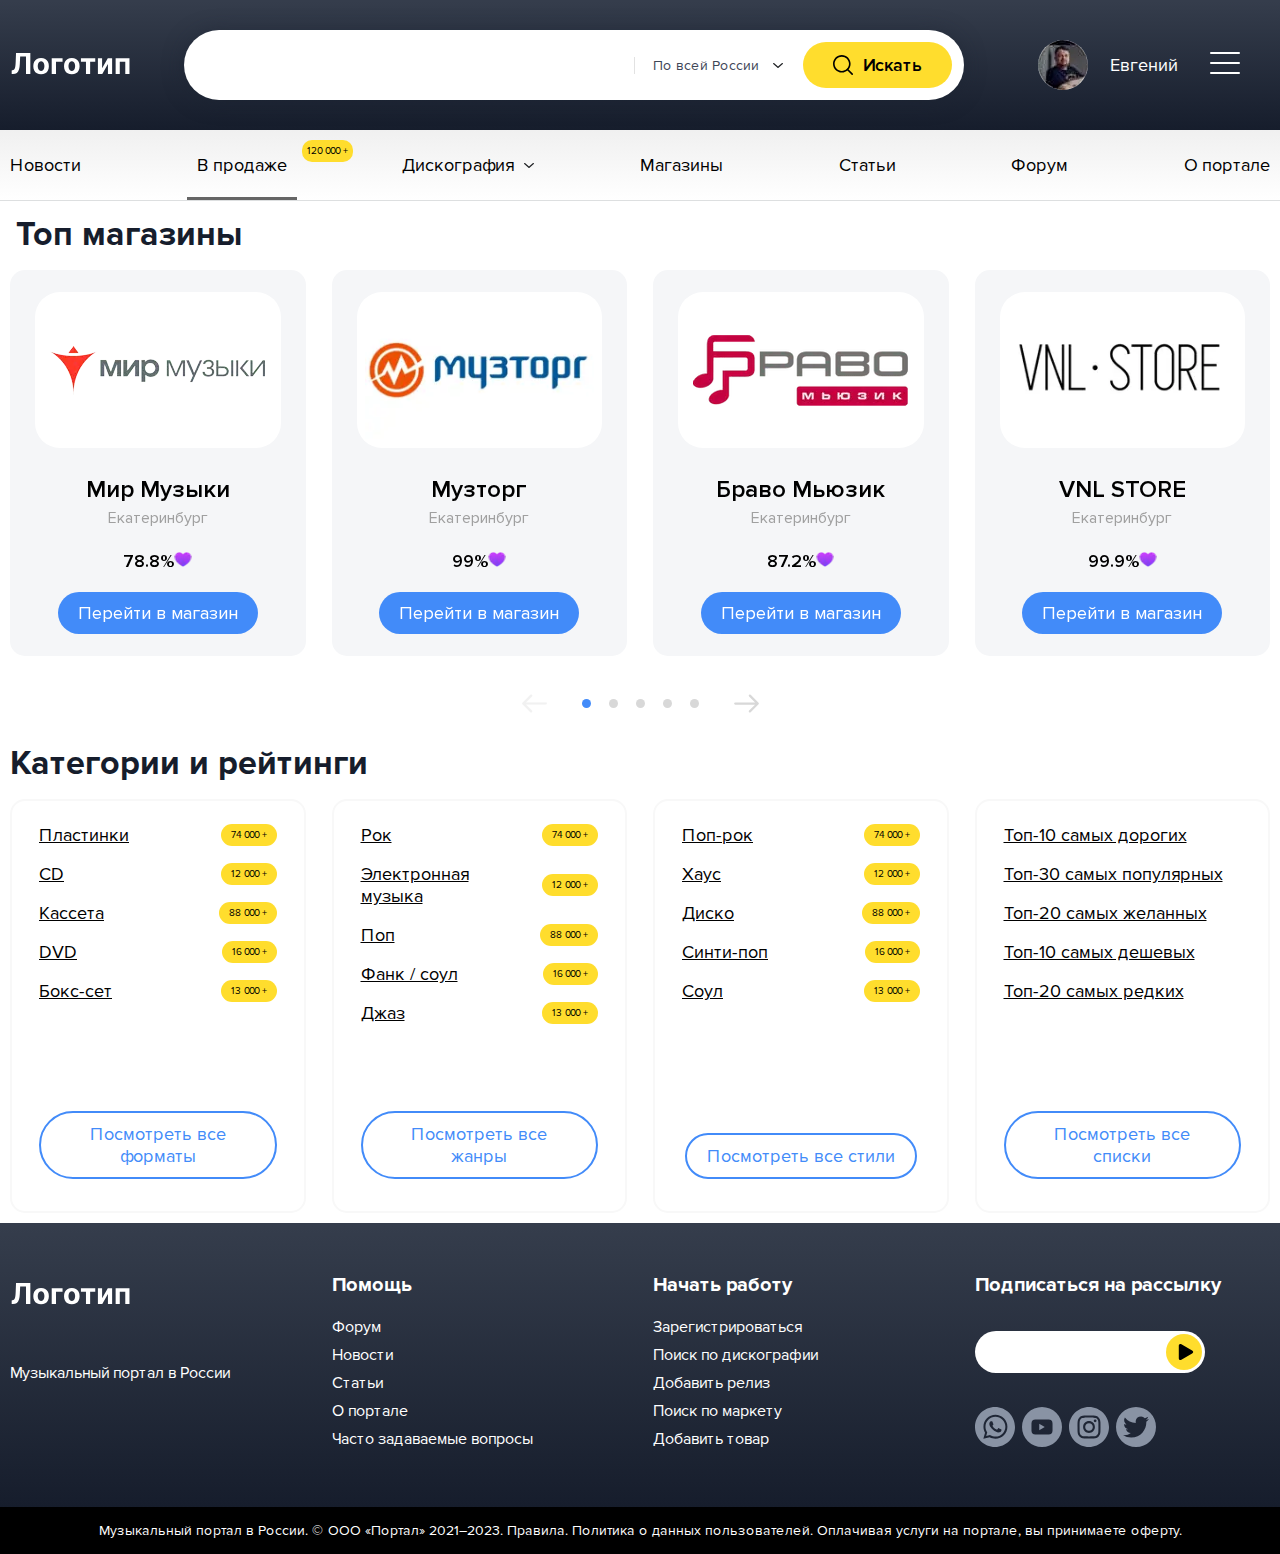
<file: main-login.html>
<!DOCTYPE html>
<html lang="ru">
	<head>
		<meta charset="UTF-8">
		<meta http-equiv="X-UA-Compatible" content="IE=edge">
		<meta name="viewport" content="width=device-width, initial-scale=1.0">
		<meta name="keywords" content="">
		<meta name="description" content="">
		<meta name="robots" content="noindex, nofollow">
		<title>Главная</title>
		<link rel="stylesheet" href="css/plugins/swiper-bundle.min.css">
		<link rel="stylesheet" href="css/plugins/magnific-popup.css">
		<link rel="stylesheet" href="css/plugins/fancybox.css">
		<link rel="stylesheet" href="css/style.css">
	</head>
	<body> 
		<div class="page"> 
			<!-- header-->
			<header class="header"> 
				<div class="header__top">
					<div class="wrapper"><a class="header__logo" href="#"> <img src="img/logo.svg" alt=""></a>
						<div class="header__search"> 
							<form class="header__search-block" action="#"> 
								<div class="header__search-input"> 
									<input class="js-drop-input" type="text" data-drop="searchMenu">
								</div>
								<div class="header__search-location js-drop-btn-slide" data-drop="location">По всей России<img src="img/icons/arrow.svg" alt=""></div>
								<button class="header__search-btn btn btn--yellow" type="submit"> <img src="img/icons/search.svg" alt=""><span>Искать</span></button>
							</form>
							<form class="header__location-drop" action="#" id="location">
								<div class="header__location-input"> 
									<input type="text" placeholder="Введите город, регион, Россия">
									<div class="header__location-input-cross"></div>
								</div>
								<ul class="header__location-list"> 
									<li>Екатеринбург</li>
									<li>Россия</li>
									<li>Москва</li>
									<li>Екатеринбург, Свердловская область</li>
									<li>Свердловская область</li>
								</ul>
								<button class="header__location-btn" type="submit">Выбрать</button>
							</form>
							<div class="header__search-drop" id="searchMenu">
								<div class="header__search__tabs js-tabs">
									<ul class="header__search-triggers"> 
										<li> <a class="header__search-trigger js-tabs-trigger active" href="#tab_1">В продаже</a></li>
										<li> <a class="header__search-trigger js-tabs-trigger" href="#tab_2">Релизы</a></li>
										<li> <a class="header__search-trigger js-tabs-trigger" href="#tab_3">Артисты</a></li>
										<li> <a class="header__search-trigger js-tabs-trigger" href="#tab_4">Лейблы</a></li>
									</ul>
									<div class="header__search-contents">
										<div class="js-tabs-content header__search-content open" data-href="#tab_1">
											<ul class="header__search-list"> 
												<li> <a href="#">Modern talking</a></li>
												<li><a href="#">Modern talking пластинка</a></li>
												<li><a href="#">Modern talking CD</a></li>
												<li><a href="#">Modern talking ready for romance</a></li>
												<li><a href="#">Modern talking back for good</a></li>
												<li><a href="#">Modern talking alone</a></li>
												<li><a href="#">Modern</a></li>
												<li><a href="#">Modern romance</a></li>
											</ul>
										</div>
										<div class="js-tabs-content header__search-content" data-href="#tab_2">
											<div class="header__search-items"> <a class="header__search-item" href="#"> 
													<div class="header__search-item-img"> <img src="img/albums/img6.webp" alt="" srcset="img/albums/img6@2x.webp 2x"></div>
													<div class="header__search-item-content"> 
														<div class="header__search-item-name">Cirkus Modern LP, Album</div>
														<div class="header__search-item-sub">Cirkus Modern</div>
													</div></a><a class="header__search-item" href="#"> 
													<div class="header__search-item-img"> <img src="img/albums/img7.webp" alt="" srcset="img/albums/img7@2x.webp 2x"></div>
													<div class="header__search-item-content"> 
														<div class="header__search-item-name">Cirkus Modern LP, Album</div>
														<div class="header__search-item-sub">Cirkus Modern</div>
													</div></a><a class="header__search-item" href="#"> 
													<div class="header__search-item-img"> <img src="img/albums/img8.webp" alt="" srcset="img/albums/img8@2x.webp 2x"></div>
													<div class="header__search-item-content"> 
														<div class="header__search-item-name">Cirkus Modern LP, Album</div>
														<div class="header__search-item-sub">Cirkus Modern</div>
													</div></a><a class="header__search-item" href="#"> 
													<div class="header__search-item-img"> <img src="img/albums/img9.webp" alt="" srcset="img/albums/img9@2x.webp 2x"></div>
													<div class="header__search-item-content"> 
														<div class="header__search-item-name">Cirkus Modern LP, Album</div>
														<div class="header__search-item-sub">Cirkus Modern</div>
													</div></a><a class="header__search-item" href="#"> 
													<div class="header__search-item-img"> <img src="img/albums/img10.webp" alt="" srcset="img/albums/img10@2x.webp 2x"></div>
													<div class="header__search-item-content"> 
														<div class="header__search-item-name">Cirkus Modern LP, Album</div>
														<div class="header__search-item-sub">Cirkus Modern</div>
													</div></a></div>
											<div class="header__search-btn-row"> 
												<div class="header__search-tabs-btn">Все релизы</div>
											</div>
										</div>
										<div class="js-tabs-content header__search-content" data-href="#tab_3">
											<ul class="header__search-list"> 
												<li> <a href="#">Modern talking</a></li>
												<li><a href="#">Modern talking пластинка</a></li>
												<li><a href="#">Modern talking CD</a></li>
												<li><a href="#">Modern talking ready for romance</a></li>
												<li><a href="#">Modern talking back for good</a></li>
												<li><a href="#">Modern talking alone</a></li>
												<li><a href="#">Modern</a></li>
												<li><a href="#">Modern romance</a></li>
											</ul>
										</div>
										<div class="js-tabs-content header__search-content" data-href="#tab_4">
											<ul class="header__search-list"> 
												<li> <a href="#">Modern talking</a></li>
												<li><a href="#">Modern talking пластинка</a></li>
												<li><a href="#">Modern talking CD</a></li>
												<li><a href="#">Modern talking ready for romance</a></li>
												<li><a href="#">Modern talking back for good</a></li>
												<li><a href="#">Modern talking alone</a></li>
												<li><a href="#">Modern</a></li>
												<li><a href="#">Modern romance</a></li>
											</ul>
										</div>
									</div>
								</div>
							</div>
						</div>
						<div class="header__hamb hamburger hamburger--squeeze js-menu-hamb" data-menu="mobileMenu">
							<div class="hamburger-box">
								<div class="hamburger-inner"></div>
							</div>
						</div>
						<div class="header__login header__login--enter"> 
							<div class="header__login-flex"> 
								<div class="header__login-icon"> <img src="img/user-avatar.webp" alt="" srcset="img/user-avatar@2x.webp 2x"></div>
								<div class="header__login-name">Евгений</div>
								<div class="header__login-hamb hamburger hamburger--squeeze js-drop-btn-slide" data-drop="userMenu">
									<div class="hamburger-box">
										<div class="hamburger-inner"></div>
									</div>
								</div>
							</div>
							<div class="header__login-drop" id="userMenu"> 
								<div class="header__login-statistic"> <img src="img/icons/heart.png" alt="" srcset="img/icons/heart@2x.png 2x">92.8%<span>208 отзывов</span></div>
								<ul class="header__login-list"> 
									<li> <a href="#">Мой кошелёк</a></li>
									<li> <a href="#">Мои объявления</a></li>
									<li> <a href="#">Добавить объявление</a></li>
									<li> <a href="#">Мои заказы</a></li>
									<li> <a href="#">Мои отзывы</a></li>
									<li> <a href="#">Избранное</a></li>
									<li> <a href="#">Хочу купить</a></li>
									<li> <a href="#">Моя коллекция</a></li>
									<li> <a href="#">Настройки</a></li>
								</ul><a class="header__login-exit" href="#">Выйти</a>
							</div>
						</div>
					</div>
				</div>
				<div class="header__bottom">
					<div class="wrapper"> 
						<div class="menu" id="mobileMenu">
							<nav class="menu__nav"> 
								<ul class="menu__list"> 
									<li class="menu__item"><a class="menu__link" href="#">Новости</a></li>
									<li class="menu__item"><a class="menu__link menu__link--active" href="#">В продаже
											<div class="menu__link-sticker">120 000 +</div></a></li>
									<li class="menu__item"><a class="menu__link menu__link--childin" href="#">Дискография </a>
										<ul class="menu__submenu"> 
											<li class="menu__subitem"> <a class="menu__sublink" href="#">Дискография1</a></li>
											<li class="menu__subitem"> <a class="menu__sublink" href="#">Дискография2</a></li>
											<li class="menu__subitem"> <a class="menu__sublink" href="#">Дискография3</a></li>
										</ul>
									</li>
									<li class="menu__item"><a class="menu__link" href="#">Магазины</a></li>
									<li class="menu__item"><a class="menu__link" href="#">Статьи</a></li>
									<li class="menu__item"><a class="menu__link" href="#">Форум</a></li>
									<li class="menu__item"><a class="menu__link" href="#">О портале</a></li>
								</ul>
							</nav>
							<div class="menu__login"> 
								<div class="header__login-flex"> 
									<div class="header__login-icon"> <img src="img/user-avatar.webp" alt="" srcset="img/user-avatar@2x.webp 2x"></div>
									<div class="header__login-name">Евгений</div>
									<div class="header__login-hamb hamburger hamburger--squeeze js-drop-btn-slide" data-drop="userMenuMobile">
										<div class="hamburger-box">
											<div class="hamburger-inner"></div>
										</div>
									</div>
								</div>
								<div class="header__login-drop" id="userMenuMobile"> 
									<div class="header__login-statistic"> <img src="img/icons/heart.png" alt="" srcset="img/icons/heart@2x.png 2x">92.8%<span>208 отзывов</span></div>
									<ul class="header__login-list"> 
										<li> <a href="#">Мой кошелёк</a></li>
										<li> <a href="#">Мои объявления</a></li>
										<li> <a href="#">Добавить объявление</a></li>
										<li> <a href="#">Мои заказы</a></li>
										<li> <a href="#">Мои отзывы</a></li>
										<li> <a href="#">Избранное</a></li>
										<li> <a href="#">Хочу купить</a></li>
										<li> <a href="#">Моя коллекция</a></li>
										<li> <a href="#">Настройки</a></li>
									</ul><a class="header__login-exit" href="#">Выйти</a>
									<div class="header__login-close js-drop-close" data-drop="userMenuMobile"></div>
								</div>
							</div>
							<div class="menu__close js-menu-close" data-drop="mobileMenu"></div>
						</div>
					</div>
				</div>
			</header>
			<!--	/header-->
			<div class="content"> 
				<!-- stores-->
				<div class="stores">
					<div class="wrapper"> 
						<div class="title">Топ магазины</div>
						<div class="stores__slider">
							<div id="storesSwiper">
								<div class="swiper-wrapper"> 
									<div class="swiper-slide"> <a class="stores__item" href="#"> 
											<div class="stores__img"> <img src="img/stores/img1.webp" alt="" srcset="img/stores/img1@2x.webp 2x"></div>
											<div class="stores__title">Мир Музыки</div>
											<div class="stores__location">Екатеринбург</div>
											<div class="stores__rating">78.8%<img src="img/icons/heart.webp" alt="" srcset="img/icons/heart@2x.webp 2x"></div>
											<div class="stores__btn btn btn--blue btn--small">Перейти в магазин</div></a></div>
									<div class="swiper-slide"> <a class="stores__item" href="#"> 
											<div class="stores__img"> <img src="img/stores/img2.webp" alt="" srcset="img/stores/img2@2x.webp 2x"></div>
											<div class="stores__title">Музторг</div>
											<div class="stores__location">Екатеринбург</div>
											<div class="stores__rating">99%<img src="img/icons/heart.webp" alt="" srcset="img/icons/heart@2x.webp 2x"></div>
											<div class="stores__btn btn btn--blue btn--small">Перейти в магазин</div></a></div>
									<div class="swiper-slide"> <a class="stores__item" href="#"> 
											<div class="stores__img"> <img src="img/stores/img3.webp" alt="" srcset="img/stores/img3@2x.webp 2x"></div>
											<div class="stores__title">Браво Мьюзик</div>
											<div class="stores__location">Екатеринбург</div>
											<div class="stores__rating">87.2%<img src="img/icons/heart.webp" alt="" srcset="img/icons/heart@2x.webp 2x"></div>
											<div class="stores__btn btn btn--blue btn--small">Перейти в магазин</div></a></div>
									<div class="swiper-slide"> <a class="stores__item" href="#"> 
											<div class="stores__img"> <img src="img/stores/img4.webp" alt="" srcset="img/stores/img4@2x.webp 2x"></div>
											<div class="stores__title">VNL STORE</div>
											<div class="stores__location">Екатеринбург</div>
											<div class="stores__rating">99.9%<img src="img/icons/heart.webp" alt="" srcset="img/icons/heart@2x.webp 2x"></div>
											<div class="stores__btn btn btn--blue btn--small">Перейти в магазин</div></a></div>
									<div class="swiper-slide"> <a class="stores__item" href="#"> 
											<div class="stores__img"> <img src="img/stores/img1.webp" alt="" srcset="img/stores/img1@2x.webp 2x"></div>
											<div class="stores__title">Мир Музыки</div>
											<div class="stores__location">Екатеринбург</div>
											<div class="stores__rating">78.8%<img src="img/icons/heart.webp" alt="" srcset="img/icons/heart@2x.webp 2x"></div>
											<div class="stores__btn btn btn--blue btn--small">Перейти в магазин</div></a></div>
									<div class="swiper-slide"> <a class="stores__item" href="#"> 
											<div class="stores__img"> <img src="img/stores/img2.webp" alt="" srcset="img/stores/img2@2x.webp 2x"></div>
											<div class="stores__title">Музторг</div>
											<div class="stores__location">Екатеринбург</div>
											<div class="stores__rating">99%<img src="img/icons/heart.webp" alt="" srcset="img/icons/heart@2x.webp 2x"></div>
											<div class="stores__btn btn btn--blue btn--small">Перейти в магазин</div></a></div>
									<div class="swiper-slide"> <a class="stores__item" href="#"> 
											<div class="stores__img"> <img src="img/stores/img3.webp" alt="" srcset="img/stores/img3@2x.webp 2x"></div>
											<div class="stores__title">Браво Мьюзик</div>
											<div class="stores__location">Екатеринбург</div>
											<div class="stores__rating">87.2%<img src="img/icons/heart.webp" alt="" srcset="img/icons/heart@2x.webp 2x"></div>
											<div class="stores__btn btn btn--blue btn--small">Перейти в магазин</div></a></div>
									<div class="swiper-slide"> <a class="stores__item" href="#"> 
											<div class="stores__img"> <img src="img/stores/img4.webp" alt="" srcset="img/stores/img4@2x.webp 2x"></div>
											<div class="stores__title">VNL STORE</div>
											<div class="stores__location">Екатеринбург</div>
											<div class="stores__rating">99.9%<img src="img/icons/heart.webp" alt="" srcset="img/icons/heart@2x.webp 2x"></div>
											<div class="stores__btn btn btn--blue btn--small">Перейти в магазин</div></a></div>
								</div>
								<div class="stores__control"> 
									<div class="stores__arrow stores__arrow--prev swiper-button-prev"><svg xmlns="http://www.w3.org/2000/svg" version="1.1" xmlns:xlink="http://www.w3.org/1999/xlink" viewBox="0 0 24 24" style="enable-background:new 0 0 512 512" xml:space="preserve" class=""><g><path xmlns="http://www.w3.org/2000/svg" d="m22 11h-17.586l5.293-5.293a1 1 0 1 0 -1.414-1.414l-7 7a1 1 0 0 0 0 1.414l7 7a1 1 0 0 0 1.414-1.414l-5.293-5.293h17.586a1 1 0 0 0 0-2z" class=""></path></g></svg></div>
									<div class="stores__pagination swiper-pagination"></div>
									<div class="stores__arrow stores__arrow--next swiper-button-next"><svg xmlns="http://www.w3.org/2000/svg" version="1.1" xmlns:xlink="http://www.w3.org/1999/xlink" viewBox="0 0 24 24" style="enable-background:new 0 0 512 512" xml:space="preserve" class=""><g><path xmlns="http://www.w3.org/2000/svg" d="m22 11h-17.586l5.293-5.293a1 1 0 1 0 -1.414-1.414l-7 7a1 1 0 0 0 0 1.414l7 7a1 1 0 0 0 1.414-1.414l-5.293-5.293h17.586a1 1 0 0 0 0-2z" class=""></path></g></svg></div>
								</div>
							</div>
						</div>
					</div>
				</div>
				<!-- /stores-->
				<!-- categories-rating-->
				<div class="categories-rating">
					<div class="wrapper"> 
						<div class="title">Категории и рейтинги</div>
						<div class="row gy">
							<div class="categories-rating__col"> 
								<div class="categories-rating__item"> 
									<ul class="categories-rating__list"> 
										<li> <a href="#"> 
												<div class="categories-rating__name">Пластинки</div>
												<div class="categories-rating__num">74 000 +</div></a></li>
										<li> <a href="#"> 
												<div class="categories-rating__name">CD</div>
												<div class="categories-rating__num">12 000 +</div></a></li>
										<li> <a href="#"> 
												<div class="categories-rating__name">Кассета</div>
												<div class="categories-rating__num">88 000 +</div></a></li>
										<li> <a href="#"> 
												<div class="categories-rating__name">DVD</div>
												<div class="categories-rating__num">16 000 +</div></a></li>
										<li> <a href="#"> 
												<div class="categories-rating__name">Бокс-сет</div>
												<div class="categories-rating__num">13 000 +</div></a></li>
									</ul>
									<div class="categories-rating__btn"><a class="btn btn--white btn--small" href="#">Посмотреть все форматы</a></div>
								</div>
							</div>
							<div class="categories-rating__col"> 
								<div class="categories-rating__item"> 
									<ul class="categories-rating__list"> 
										<li> <a href="#"> 
												<div class="categories-rating__name">Рок</div>
												<div class="categories-rating__num">74 000 +</div></a></li>
										<li> <a href="#"> 
												<div class="categories-rating__name">Электронная музыка</div>
												<div class="categories-rating__num">12 000 +</div></a></li>
										<li> <a href="#"> 
												<div class="categories-rating__name">Поп</div>
												<div class="categories-rating__num">88 000 +</div></a></li>
										<li> <a href="#"> 
												<div class="categories-rating__name">Фанк / соул</div>
												<div class="categories-rating__num">16 000 +</div></a></li>
										<li> <a href="#"> 
												<div class="categories-rating__name">Джаз</div>
												<div class="categories-rating__num">13 000 +</div></a></li>
									</ul>
									<div class="categories-rating__btn"><a class="btn btn--white btn--small" href="#">Посмотреть все жанры</a></div>
								</div>
							</div>
							<div class="categories-rating__col"> 
								<div class="categories-rating__item"> 
									<ul class="categories-rating__list"> 
										<li> <a href="#"> 
												<div class="categories-rating__name">Поп-рок</div>
												<div class="categories-rating__num">74 000 +</div></a></li>
										<li> <a href="#"> 
												<div class="categories-rating__name">Хаус</div>
												<div class="categories-rating__num">12 000 +</div></a></li>
										<li> <a href="#"> 
												<div class="categories-rating__name">Диско</div>
												<div class="categories-rating__num">88 000 +</div></a></li>
										<li> <a href="#"> 
												<div class="categories-rating__name">Синти-поп</div>
												<div class="categories-rating__num">16 000 +</div></a></li>
										<li> <a href="#"> 
												<div class="categories-rating__name">Соул</div>
												<div class="categories-rating__num">13 000 +</div></a></li>
									</ul>
									<div class="categories-rating__btn"><a class="btn btn--white btn--small" href="#">Посмотреть все стили</a></div>
								</div>
							</div>
							<div class="categories-rating__col"> 
								<div class="categories-rating__item"> 
									<ul class="categories-rating__list"> 
										<li> <a href="#"> 
												<div class="categories-rating__name">Топ-10 самых дорогих</div></a></li>
										<li> <a href="#"> 
												<div class="categories-rating__name">Топ-30 самых популярных</div></a></li>
										<li> <a href="#"> 
												<div class="categories-rating__name">Топ-20 самых желанных</div></a></li>
										<li> <a href="#"> 
												<div class="categories-rating__name">Топ-10 самых дешевых</div></a></li>
										<li> <a href="#"> 
												<div class="categories-rating__name">Топ-20 самых редких</div></a></li>
									</ul>
									<div class="categories-rating__btn"><a class="btn btn--white btn--small" href="#">Посмотреть все списки</a></div>
								</div>
							</div>
						</div>
					</div>
				</div>
				<!-- /categories-rating-->
			</div>
			<!-- footer-->
			<footer class="footer">
				<div class="footer__top"> 
					<div class="wrapper"> 
						<div class="row gy">
							<div class="footer__col"> <a class="footer__logo" href="#"> <img src="img/logo.svg" alt=""></a>
								<div class="footer__text">Музыкальный портал в России</div>
							</div>
							<div class="footer__col"> 
								<div class="footer__title">Помощь</div>
								<ul class="footer__list">
									<li> <a href="#">Форум</a></li>
									<li><a href="#">Новости</a></li>
									<li><a href="#">Статьи</a></li>
									<li><a href="#">О портале</a></li>
									<li><a href="#">Часто задаваемые вопросы</a></li>
								</ul>
							</div>
							<div class="footer__col"> 
								<div class="footer__title">Начать работу</div>
								<ul class="footer__list">
									<li> <a href="#">Зарегистрироваться</a></li>
									<li> <a href="#">Поиск по дискографии</a></li>
									<li> <a href="#">Добавить релиз</a></li>
									<li> <a href="#">Поиск по маркету</a></li>
									<li><a href="#">Добавить товар</a></li>
								</ul>
							</div>
							<div class="footer__col"> 
								<div class="footer__title">Подписаться на рассылку</div>
								<form class="footer__search" action="#"> 
									<div class="footer__search-input"> 
										<input type="text">
									</div>
									<button class="footer__search-btn" type="submit"> <img src="img/icons/search-button-sm.svg" alt=""></button>
								</form>
								<div class="footer__social"> 
									<div class="footer__social-row"> <a class="footer__social-icon" href="#"> <img src="img/icons/social-whatsapp-icon.svg" alt=""></a><a class="footer__social-icon" href="#"> <img src="img/icons/social-youtube-icon.svg" alt=""></a><a class="footer__social-icon" href="#"> <img src="img/icons/social-instagram-icon.svg" alt=""></a><a class="footer__social-icon" href="#"> <img src="img/icons/social-twitter-icon.svg" alt=""></a></div>
								</div>
							</div>
						</div>
					</div>
				</div>
				<div class="footer__bottom"> 
					<div class="wrapper">
						 Музыкальный портал в России. &#169; ООО «Портал» 2021–2023.  Правила. Политика о данных пользователей. Оплачивая услуги на портале, вы принимаете оферту.</div>
				</div>
				<div class="back-blur"></div>
			</footer>
			<!--	/footer-->
		</div>
		<script src="js/jquery.min.js"> </script>
		<script src="js/plugins/jquery.inputmask.min.js"></script>
		<script src="js/plugins/swiper-bundle.min.js"> </script>
		<script src="js/plugins/jquery.magnific-popup.min.js"> </script>
		<script src="js/plugins/fancybox.umd.js"> </script>
		<script src="js/plugins/highcharts.js"> </script>
		<script src="js/scripts.js"></script>
	</body>
</html>
</file>
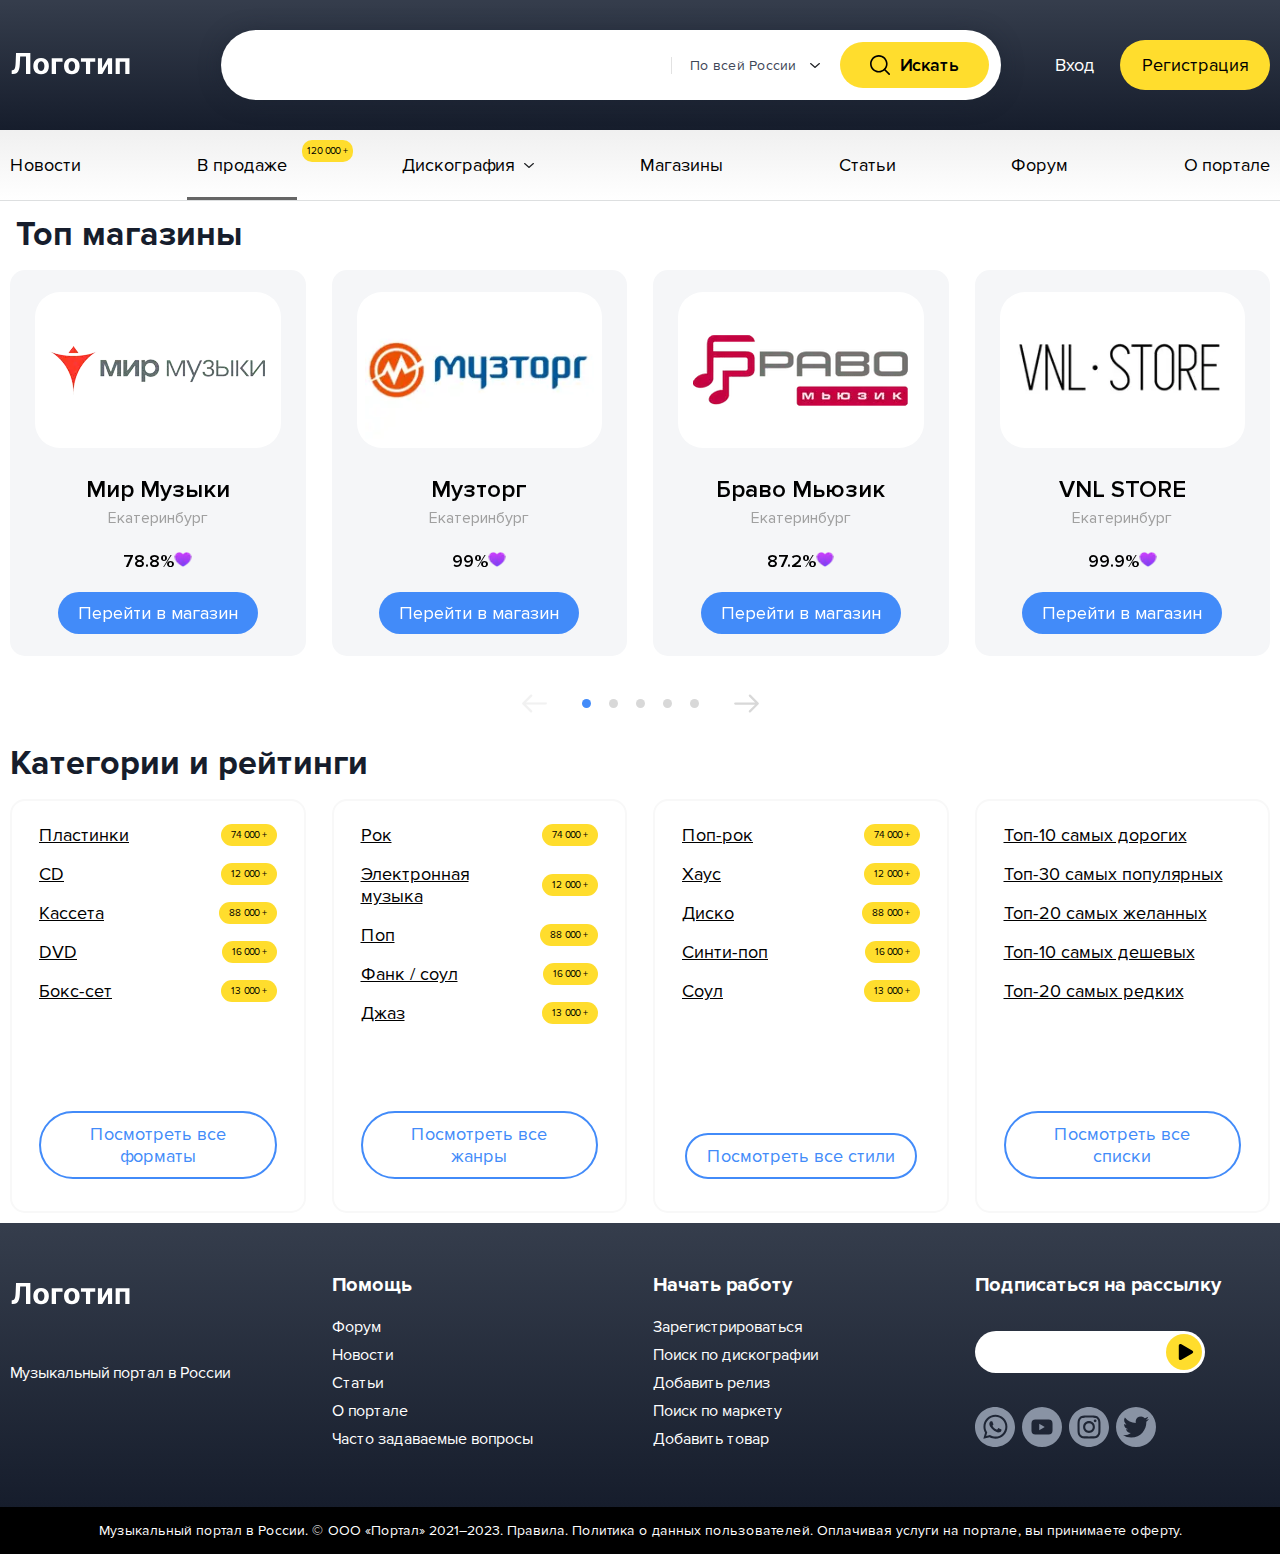
<file: main.html>
<!DOCTYPE html>
<html lang="ru">
	<head>
		<meta charset="UTF-8">
		<meta http-equiv="X-UA-Compatible" content="IE=edge">
		<meta name="viewport" content="width=device-width, initial-scale=1.0">
		<meta name="keywords" content="">
		<meta name="description" content="">
		<meta name="robots" content="noindex, nofollow">
		<title>Главная</title>
		<link rel="stylesheet" href="css/plugins/swiper-bundle.min.css">
		<link rel="stylesheet" href="css/plugins/magnific-popup.css">
		<link rel="stylesheet" href="css/plugins/fancybox.css">
		<link rel="stylesheet" href="css/style.css">
	</head>
	<body> 
		<div class="page"> 
			<!-- header-->
			<header class="header"> 
				<div class="header__top">
					<div class="wrapper"><a class="header__logo" href="#"> <img src="img/logo.svg" alt=""></a>
						<div class="header__search"> 
							<form class="header__search-block" action="#"> 
								<div class="header__search-input"> 
									<input class="js-drop-input" type="text" data-drop="searchMenu">
								</div>
								<div class="header__search-location js-drop-btn-slide" data-drop="location">По всей России<img src="img/icons/arrow.svg" alt=""></div>
								<button class="header__search-btn btn btn--yellow" type="submit"> <img src="img/icons/search.svg" alt=""><span>Искать</span></button>
							</form>
							<form class="header__location-drop" action="#" id="location">
								<div class="header__location-input"> 
									<input type="text" placeholder="Введите город, регион, Россия">
									<div class="header__location-input-cross"></div>
								</div>
								<ul class="header__location-list"> 
									<li>Екатеринбург</li>
									<li>Россия</li>
									<li>Москва</li>
									<li>Екатеринбург, Свердловская область</li>
									<li>Свердловская область</li>
								</ul>
								<button class="header__location-btn" type="submit">Выбрать</button>
							</form>
							<div class="header__search-drop" id="searchMenu">
								<div class="header__search__tabs js-tabs">
									<ul class="header__search-triggers"> 
										<li> <a class="header__search-trigger js-tabs-trigger active" href="#tab_1">В продаже</a></li>
										<li> <a class="header__search-trigger js-tabs-trigger" href="#tab_2">Релизы</a></li>
										<li> <a class="header__search-trigger js-tabs-trigger" href="#tab_3">Артисты</a></li>
										<li> <a class="header__search-trigger js-tabs-trigger" href="#tab_4">Лейблы</a></li>
									</ul>
									<div class="header__search-contents">
										<div class="js-tabs-content header__search-content open" data-href="#tab_1">
											<ul class="header__search-list"> 
												<li> <a href="#">Modern talking</a></li>
												<li><a href="#">Modern talking пластинка</a></li>
												<li><a href="#">Modern talking CD</a></li>
												<li><a href="#">Modern talking ready for romance</a></li>
												<li><a href="#">Modern talking back for good</a></li>
												<li><a href="#">Modern talking alone</a></li>
												<li><a href="#">Modern</a></li>
												<li><a href="#">Modern romance</a></li>
											</ul>
										</div>
										<div class="js-tabs-content header__search-content" data-href="#tab_2">
											<div class="header__search-items"> <a class="header__search-item" href="#"> 
													<div class="header__search-item-img"> <img src="img/albums/img6.webp" alt="" srcset="img/albums/img6@2x.webp 2x"></div>
													<div class="header__search-item-content"> 
														<div class="header__search-item-name">Cirkus Modern LP, Album</div>
														<div class="header__search-item-sub">Cirkus Modern</div>
													</div></a><a class="header__search-item" href="#"> 
													<div class="header__search-item-img"> <img src="img/albums/img7.webp" alt="" srcset="img/albums/img7@2x.webp 2x"></div>
													<div class="header__search-item-content"> 
														<div class="header__search-item-name">Cirkus Modern LP, Album</div>
														<div class="header__search-item-sub">Cirkus Modern</div>
													</div></a><a class="header__search-item" href="#"> 
													<div class="header__search-item-img"> <img src="img/albums/img8.webp" alt="" srcset="img/albums/img8@2x.webp 2x"></div>
													<div class="header__search-item-content"> 
														<div class="header__search-item-name">Cirkus Modern LP, Album</div>
														<div class="header__search-item-sub">Cirkus Modern</div>
													</div></a><a class="header__search-item" href="#"> 
													<div class="header__search-item-img"> <img src="img/albums/img9.webp" alt="" srcset="img/albums/img9@2x.webp 2x"></div>
													<div class="header__search-item-content"> 
														<div class="header__search-item-name">Cirkus Modern LP, Album</div>
														<div class="header__search-item-sub">Cirkus Modern</div>
													</div></a><a class="header__search-item" href="#"> 
													<div class="header__search-item-img"> <img src="img/albums/img10.webp" alt="" srcset="img/albums/img10@2x.webp 2x"></div>
													<div class="header__search-item-content"> 
														<div class="header__search-item-name">Cirkus Modern LP, Album</div>
														<div class="header__search-item-sub">Cirkus Modern</div>
													</div></a></div>
											<div class="header__search-btn-row"> 
												<div class="header__search-tabs-btn">Все релизы</div>
											</div>
										</div>
										<div class="js-tabs-content header__search-content" data-href="#tab_3">
											<ul class="header__search-list"> 
												<li> <a href="#">Modern talking</a></li>
												<li><a href="#">Modern talking пластинка</a></li>
												<li><a href="#">Modern talking CD</a></li>
												<li><a href="#">Modern talking ready for romance</a></li>
												<li><a href="#">Modern talking back for good</a></li>
												<li><a href="#">Modern talking alone</a></li>
												<li><a href="#">Modern</a></li>
												<li><a href="#">Modern romance</a></li>
											</ul>
										</div>
										<div class="js-tabs-content header__search-content" data-href="#tab_4">
											<ul class="header__search-list"> 
												<li> <a href="#">Modern talking</a></li>
												<li><a href="#">Modern talking пластинка</a></li>
												<li><a href="#">Modern talking CD</a></li>
												<li><a href="#">Modern talking ready for romance</a></li>
												<li><a href="#">Modern talking back for good</a></li>
												<li><a href="#">Modern talking alone</a></li>
												<li><a href="#">Modern</a></li>
												<li><a href="#">Modern romance</a></li>
											</ul>
										</div>
									</div>
								</div>
							</div>
						</div>
						<div class="header__hamb hamburger hamburger--squeeze js-menu-hamb" data-menu="mobileMenu">
							<div class="hamburger-box">
								<div class="hamburger-inner"></div>
							</div>
						</div>
						<div class="header__login"> <a class="header__enter" href="#">Вход</a><a class="header__reg btn btn--yellow" href="#">Регистрация</a></div>
					</div>
				</div>
				<div class="header__bottom">
					<div class="wrapper"> 
						<div class="menu" id="mobileMenu">
							<nav class="menu__nav"> 
								<ul class="menu__list"> 
									<li class="menu__item"><a class="menu__link" href="#">Новости</a></li>
									<li class="menu__item"><a class="menu__link menu__link--active" href="#">В продаже
											<div class="menu__link-sticker">120 000 +</div></a></li>
									<li class="menu__item"><a class="menu__link menu__link--childin" href="#">Дискография </a>
										<ul class="menu__submenu"> 
											<li class="menu__subitem"> <a class="menu__sublink" href="#">Дискография1</a></li>
											<li class="menu__subitem"> <a class="menu__sublink" href="#">Дискография2</a></li>
											<li class="menu__subitem"> <a class="menu__sublink" href="#">Дискография3</a></li>
										</ul>
									</li>
									<li class="menu__item"><a class="menu__link" href="#">Магазины</a></li>
									<li class="menu__item"><a class="menu__link" href="#">Статьи</a></li>
									<li class="menu__item"><a class="menu__link" href="#">Форум</a></li>
									<li class="menu__item"><a class="menu__link" href="#">О портале</a></li>
								</ul>
							</nav>
							<div class="menu__login"><a class="header__enter" href="#">Вход</a><a class="header__reg btn btn--yellow" href="#">Регистрация</a></div>
							<div class="menu__close js-menu-close" data-drop="mobileMenu"></div>
						</div>
					</div>
				</div>
			</header>
			<!--	/header-->
			<div class="content"> 
				<!-- stores-->
				<div class="stores">
					<div class="wrapper"> 
						<div class="title">Топ магазины</div>
						<div class="stores__slider">
							<div id="storesSwiper">
								<div class="swiper-wrapper"> 
									<div class="swiper-slide"> <a class="stores__item" href="#"> 
											<div class="stores__img"> <img src="img/stores/img1.webp" alt="" srcset="img/stores/img1@2x.webp 2x"></div>
											<div class="stores__title">Мир Музыки</div>
											<div class="stores__location">Екатеринбург</div>
											<div class="stores__rating">78.8%<img src="img/icons/heart.webp" alt="" srcset="img/icons/heart@2x.webp 2x"></div>
											<div class="stores__btn btn btn--blue btn--small">Перейти в магазин</div></a></div>
									<div class="swiper-slide"> <a class="stores__item" href="#"> 
											<div class="stores__img"> <img src="img/stores/img2.webp" alt="" srcset="img/stores/img2@2x.webp 2x"></div>
											<div class="stores__title">Музторг</div>
											<div class="stores__location">Екатеринбург</div>
											<div class="stores__rating">99%<img src="img/icons/heart.webp" alt="" srcset="img/icons/heart@2x.webp 2x"></div>
											<div class="stores__btn btn btn--blue btn--small">Перейти в магазин</div></a></div>
									<div class="swiper-slide"> <a class="stores__item" href="#"> 
											<div class="stores__img"> <img src="img/stores/img3.webp" alt="" srcset="img/stores/img3@2x.webp 2x"></div>
											<div class="stores__title">Браво Мьюзик</div>
											<div class="stores__location">Екатеринбург</div>
											<div class="stores__rating">87.2%<img src="img/icons/heart.webp" alt="" srcset="img/icons/heart@2x.webp 2x"></div>
											<div class="stores__btn btn btn--blue btn--small">Перейти в магазин</div></a></div>
									<div class="swiper-slide"> <a class="stores__item" href="#"> 
											<div class="stores__img"> <img src="img/stores/img4.webp" alt="" srcset="img/stores/img4@2x.webp 2x"></div>
											<div class="stores__title">VNL STORE</div>
											<div class="stores__location">Екатеринбург</div>
											<div class="stores__rating">99.9%<img src="img/icons/heart.webp" alt="" srcset="img/icons/heart@2x.webp 2x"></div>
											<div class="stores__btn btn btn--blue btn--small">Перейти в магазин</div></a></div>
									<div class="swiper-slide"> <a class="stores__item" href="#"> 
											<div class="stores__img"> <img src="img/stores/img1.webp" alt="" srcset="img/stores/img1@2x.webp 2x"></div>
											<div class="stores__title">Мир Музыки</div>
											<div class="stores__location">Екатеринбург</div>
											<div class="stores__rating">78.8%<img src="img/icons/heart.webp" alt="" srcset="img/icons/heart@2x.webp 2x"></div>
											<div class="stores__btn btn btn--blue btn--small">Перейти в магазин</div></a></div>
									<div class="swiper-slide"> <a class="stores__item" href="#"> 
											<div class="stores__img"> <img src="img/stores/img2.webp" alt="" srcset="img/stores/img2@2x.webp 2x"></div>
											<div class="stores__title">Музторг</div>
											<div class="stores__location">Екатеринбург</div>
											<div class="stores__rating">99%<img src="img/icons/heart.webp" alt="" srcset="img/icons/heart@2x.webp 2x"></div>
											<div class="stores__btn btn btn--blue btn--small">Перейти в магазин</div></a></div>
									<div class="swiper-slide"> <a class="stores__item" href="#"> 
											<div class="stores__img"> <img src="img/stores/img3.webp" alt="" srcset="img/stores/img3@2x.webp 2x"></div>
											<div class="stores__title">Браво Мьюзик</div>
											<div class="stores__location">Екатеринбург</div>
											<div class="stores__rating">87.2%<img src="img/icons/heart.webp" alt="" srcset="img/icons/heart@2x.webp 2x"></div>
											<div class="stores__btn btn btn--blue btn--small">Перейти в магазин</div></a></div>
									<div class="swiper-slide"> <a class="stores__item" href="#"> 
											<div class="stores__img"> <img src="img/stores/img4.webp" alt="" srcset="img/stores/img4@2x.webp 2x"></div>
											<div class="stores__title">VNL STORE</div>
											<div class="stores__location">Екатеринбург</div>
											<div class="stores__rating">99.9%<img src="img/icons/heart.webp" alt="" srcset="img/icons/heart@2x.webp 2x"></div>
											<div class="stores__btn btn btn--blue btn--small">Перейти в магазин</div></a></div>
								</div>
								<div class="stores__control"> 
									<div class="stores__arrow stores__arrow--prev swiper-button-prev"><svg xmlns="http://www.w3.org/2000/svg" version="1.1" xmlns:xlink="http://www.w3.org/1999/xlink" viewBox="0 0 24 24" style="enable-background:new 0 0 512 512" xml:space="preserve" class=""><g><path xmlns="http://www.w3.org/2000/svg" d="m22 11h-17.586l5.293-5.293a1 1 0 1 0 -1.414-1.414l-7 7a1 1 0 0 0 0 1.414l7 7a1 1 0 0 0 1.414-1.414l-5.293-5.293h17.586a1 1 0 0 0 0-2z" class=""></path></g></svg></div>
									<div class="stores__pagination swiper-pagination"></div>
									<div class="stores__arrow stores__arrow--next swiper-button-next"><svg xmlns="http://www.w3.org/2000/svg" version="1.1" xmlns:xlink="http://www.w3.org/1999/xlink" viewBox="0 0 24 24" style="enable-background:new 0 0 512 512" xml:space="preserve" class=""><g><path xmlns="http://www.w3.org/2000/svg" d="m22 11h-17.586l5.293-5.293a1 1 0 1 0 -1.414-1.414l-7 7a1 1 0 0 0 0 1.414l7 7a1 1 0 0 0 1.414-1.414l-5.293-5.293h17.586a1 1 0 0 0 0-2z" class=""></path></g></svg></div>
								</div>
							</div>
						</div>
					</div>
				</div>
				<!-- /stores-->
				<!-- categories-rating-->
				<div class="categories-rating">
					<div class="wrapper"> 
						<div class="title">Категории и рейтинги</div>
						<div class="row gy">
							<div class="categories-rating__col"> 
								<div class="categories-rating__item"> 
									<ul class="categories-rating__list"> 
										<li> <a href="#"> 
												<div class="categories-rating__name">Пластинки</div>
												<div class="categories-rating__num">74 000 +</div></a></li>
										<li> <a href="#"> 
												<div class="categories-rating__name">CD</div>
												<div class="categories-rating__num">12 000 +</div></a></li>
										<li> <a href="#"> 
												<div class="categories-rating__name">Кассета</div>
												<div class="categories-rating__num">88 000 +</div></a></li>
										<li> <a href="#"> 
												<div class="categories-rating__name">DVD</div>
												<div class="categories-rating__num">16 000 +</div></a></li>
										<li> <a href="#"> 
												<div class="categories-rating__name">Бокс-сет</div>
												<div class="categories-rating__num">13 000 +</div></a></li>
									</ul>
									<div class="categories-rating__btn"><a class="btn btn--white btn--small" href="#">Посмотреть все форматы</a></div>
								</div>
							</div>
							<div class="categories-rating__col"> 
								<div class="categories-rating__item"> 
									<ul class="categories-rating__list"> 
										<li> <a href="#"> 
												<div class="categories-rating__name">Рок</div>
												<div class="categories-rating__num">74 000 +</div></a></li>
										<li> <a href="#"> 
												<div class="categories-rating__name">Электронная музыка</div>
												<div class="categories-rating__num">12 000 +</div></a></li>
										<li> <a href="#"> 
												<div class="categories-rating__name">Поп</div>
												<div class="categories-rating__num">88 000 +</div></a></li>
										<li> <a href="#"> 
												<div class="categories-rating__name">Фанк / соул</div>
												<div class="categories-rating__num">16 000 +</div></a></li>
										<li> <a href="#"> 
												<div class="categories-rating__name">Джаз</div>
												<div class="categories-rating__num">13 000 +</div></a></li>
									</ul>
									<div class="categories-rating__btn"><a class="btn btn--white btn--small" href="#">Посмотреть все жанры</a></div>
								</div>
							</div>
							<div class="categories-rating__col"> 
								<div class="categories-rating__item"> 
									<ul class="categories-rating__list"> 
										<li> <a href="#"> 
												<div class="categories-rating__name">Поп-рок</div>
												<div class="categories-rating__num">74 000 +</div></a></li>
										<li> <a href="#"> 
												<div class="categories-rating__name">Хаус</div>
												<div class="categories-rating__num">12 000 +</div></a></li>
										<li> <a href="#"> 
												<div class="categories-rating__name">Диско</div>
												<div class="categories-rating__num">88 000 +</div></a></li>
										<li> <a href="#"> 
												<div class="categories-rating__name">Синти-поп</div>
												<div class="categories-rating__num">16 000 +</div></a></li>
										<li> <a href="#"> 
												<div class="categories-rating__name">Соул</div>
												<div class="categories-rating__num">13 000 +</div></a></li>
									</ul>
									<div class="categories-rating__btn"><a class="btn btn--white btn--small" href="#">Посмотреть все стили</a></div>
								</div>
							</div>
							<div class="categories-rating__col"> 
								<div class="categories-rating__item"> 
									<ul class="categories-rating__list"> 
										<li> <a href="#"> 
												<div class="categories-rating__name">Топ-10 самых дорогих</div></a></li>
										<li> <a href="#"> 
												<div class="categories-rating__name">Топ-30 самых популярных</div></a></li>
										<li> <a href="#"> 
												<div class="categories-rating__name">Топ-20 самых желанных</div></a></li>
										<li> <a href="#"> 
												<div class="categories-rating__name">Топ-10 самых дешевых</div></a></li>
										<li> <a href="#"> 
												<div class="categories-rating__name">Топ-20 самых редких</div></a></li>
									</ul>
									<div class="categories-rating__btn"><a class="btn btn--white btn--small" href="#">Посмотреть все списки</a></div>
								</div>
							</div>
						</div>
					</div>
				</div>
				<!-- /categories-rating-->
			</div>
			<!-- footer-->
			<footer class="footer">
				<div class="footer__top"> 
					<div class="wrapper"> 
						<div class="row gy">
							<div class="footer__col"> <a class="footer__logo" href="#"> <img src="img/logo.svg" alt=""></a>
								<div class="footer__text">Музыкальный портал в России</div>
							</div>
							<div class="footer__col"> 
								<div class="footer__title">Помощь</div>
								<ul class="footer__list">
									<li> <a href="#">Форум</a></li>
									<li><a href="#">Новости</a></li>
									<li><a href="#">Статьи</a></li>
									<li><a href="#">О портале</a></li>
									<li><a href="#">Часто задаваемые вопросы</a></li>
								</ul>
							</div>
							<div class="footer__col"> 
								<div class="footer__title">Начать работу</div>
								<ul class="footer__list">
									<li> <a href="#">Зарегистрироваться</a></li>
									<li> <a href="#">Поиск по дискографии</a></li>
									<li> <a href="#">Добавить релиз</a></li>
									<li> <a href="#">Поиск по маркету</a></li>
									<li><a href="#">Добавить товар</a></li>
								</ul>
							</div>
							<div class="footer__col"> 
								<div class="footer__title">Подписаться на рассылку</div>
								<form class="footer__search" action="#"> 
									<div class="footer__search-input"> 
										<input type="text">
									</div>
									<button class="footer__search-btn" type="submit"> <img src="img/icons/search-button-sm.svg" alt=""></button>
								</form>
								<div class="footer__social"> 
									<div class="footer__social-row"> <a class="footer__social-icon" href="#"> <img src="img/icons/social-whatsapp-icon.svg" alt=""></a><a class="footer__social-icon" href="#"> <img src="img/icons/social-youtube-icon.svg" alt=""></a><a class="footer__social-icon" href="#"> <img src="img/icons/social-instagram-icon.svg" alt=""></a><a class="footer__social-icon" href="#"> <img src="img/icons/social-twitter-icon.svg" alt=""></a></div>
								</div>
							</div>
						</div>
					</div>
				</div>
				<div class="footer__bottom"> 
					<div class="wrapper">
						 Музыкальный портал в России. &#169; ООО «Портал» 2021–2023.  Правила. Политика о данных пользователей. Оплачивая услуги на портале, вы принимаете оферту.</div>
				</div>
				<div class="back-blur"></div>
			</footer>
			<!--	/footer-->
		</div>
		<script src="js/jquery.min.js"> </script>
		<script src="js/plugins/jquery.inputmask.min.js"></script>
		<script src="js/plugins/swiper-bundle.min.js"> </script>
		<script src="js/plugins/jquery.magnific-popup.min.js"> </script>
		<script src="js/plugins/fancybox.umd.js"> </script>
		<script src="js/plugins/highcharts.js"> </script>
		<script src="js/scripts.js"></script>
	</body>
</html>
</file>
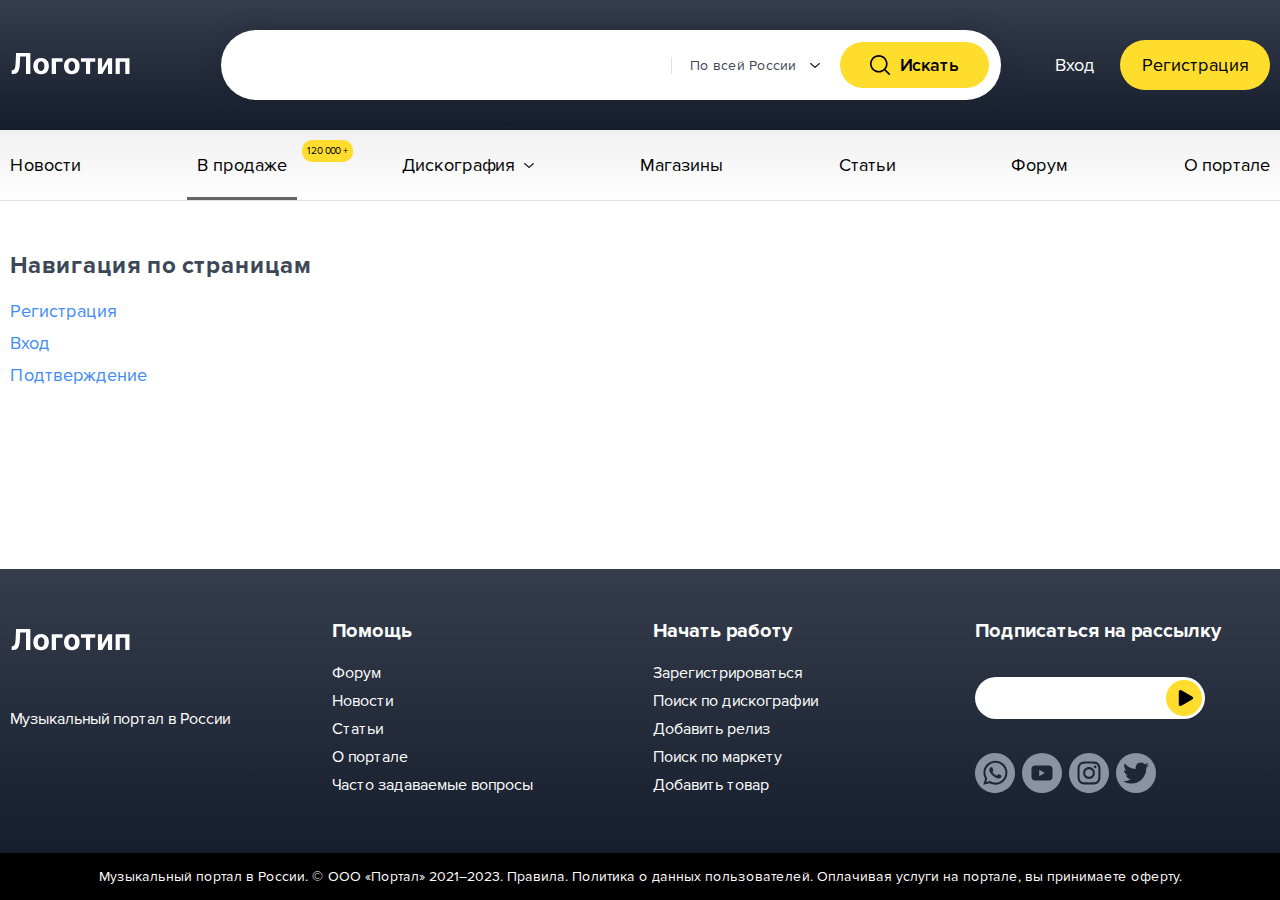
<file: modals.html>
<!DOCTYPE html>
<html lang="ru">
	<head>
		<meta charset="UTF-8">
		<meta http-equiv="X-UA-Compatible" content="IE=edge">
		<meta name="viewport" content="width=device-width, initial-scale=1.0">
		<meta name="keywords" content="">
		<meta name="description" content="">
		<meta name="robots" content="noindex, nofollow">
		<title>Модалки</title>
		<link rel="stylesheet" href="css/plugins/swiper-bundle.min.css">
		<link rel="stylesheet" href="css/plugins/magnific-popup.css">
		<link rel="stylesheet" href="css/plugins/fancybox.css">
		<link rel="stylesheet" href="css/style.css">
	</head>
	<body> 
		<div class="page"> 
			<!-- header-->
			<header class="header"> 
				<div class="header__top">
					<div class="wrapper"><a class="header__logo" href="#"> <img src="img/logo.svg" alt=""></a>
						<div class="header__search"> 
							<form class="header__search-block" action="#"> 
								<div class="header__search-input"> 
									<input class="js-drop-input" type="text" data-drop="searchMenu">
								</div>
								<div class="header__search-location js-drop-btn-slide" data-drop="location">По всей России<img src="img/icons/arrow.svg" alt=""></div>
								<button class="header__search-btn btn btn--yellow" type="submit"> <img src="img/icons/search.svg" alt=""><span>Искать</span></button>
							</form>
							<form class="header__location-drop" action="#" id="location">
								<div class="header__location-input"> 
									<input type="text" placeholder="Введите город, регион, Россия">
									<div class="header__location-input-cross"></div>
								</div>
								<ul class="header__location-list"> 
									<li>Екатеринбург</li>
									<li>Россия</li>
									<li>Москва</li>
									<li>Екатеринбург, Свердловская область</li>
									<li>Свердловская область</li>
								</ul>
								<button class="header__location-btn" type="submit">Выбрать</button>
							</form>
							<div class="header__search-drop" id="searchMenu">
								<div class="header__search__tabs js-tabs">
									<ul class="header__search-triggers"> 
										<li> <a class="header__search-trigger js-tabs-trigger active" href="#tab_1">В продаже</a></li>
										<li> <a class="header__search-trigger js-tabs-trigger" href="#tab_2">Релизы</a></li>
										<li> <a class="header__search-trigger js-tabs-trigger" href="#tab_3">Артисты</a></li>
										<li> <a class="header__search-trigger js-tabs-trigger" href="#tab_4">Лейблы</a></li>
									</ul>
									<div class="header__search-contents">
										<div class="js-tabs-content header__search-content open" data-href="#tab_1">
											<ul class="header__search-list"> 
												<li> <a href="#">Modern talking</a></li>
												<li><a href="#">Modern talking пластинка</a></li>
												<li><a href="#">Modern talking CD</a></li>
												<li><a href="#">Modern talking ready for romance</a></li>
												<li><a href="#">Modern talking back for good</a></li>
												<li><a href="#">Modern talking alone</a></li>
												<li><a href="#">Modern</a></li>
												<li><a href="#">Modern romance</a></li>
											</ul>
										</div>
										<div class="js-tabs-content header__search-content" data-href="#tab_2">
											<div class="header__search-items"> <a class="header__search-item" href="#"> 
													<div class="header__search-item-img"> <img src="img/albums/img6.webp" alt="" srcset="img/albums/img6@2x.webp 2x"></div>
													<div class="header__search-item-content"> 
														<div class="header__search-item-name">Cirkus Modern LP, Album</div>
														<div class="header__search-item-sub">Cirkus Modern</div>
													</div></a><a class="header__search-item" href="#"> 
													<div class="header__search-item-img"> <img src="img/albums/img7.webp" alt="" srcset="img/albums/img7@2x.webp 2x"></div>
													<div class="header__search-item-content"> 
														<div class="header__search-item-name">Cirkus Modern LP, Album</div>
														<div class="header__search-item-sub">Cirkus Modern</div>
													</div></a><a class="header__search-item" href="#"> 
													<div class="header__search-item-img"> <img src="img/albums/img8.webp" alt="" srcset="img/albums/img8@2x.webp 2x"></div>
													<div class="header__search-item-content"> 
														<div class="header__search-item-name">Cirkus Modern LP, Album</div>
														<div class="header__search-item-sub">Cirkus Modern</div>
													</div></a><a class="header__search-item" href="#"> 
													<div class="header__search-item-img"> <img src="img/albums/img9.webp" alt="" srcset="img/albums/img9@2x.webp 2x"></div>
													<div class="header__search-item-content"> 
														<div class="header__search-item-name">Cirkus Modern LP, Album</div>
														<div class="header__search-item-sub">Cirkus Modern</div>
													</div></a><a class="header__search-item" href="#"> 
													<div class="header__search-item-img"> <img src="img/albums/img10.webp" alt="" srcset="img/albums/img10@2x.webp 2x"></div>
													<div class="header__search-item-content"> 
														<div class="header__search-item-name">Cirkus Modern LP, Album</div>
														<div class="header__search-item-sub">Cirkus Modern</div>
													</div></a></div>
											<div class="header__search-btn-row"> 
												<div class="header__search-tabs-btn">Все релизы</div>
											</div>
										</div>
										<div class="js-tabs-content header__search-content" data-href="#tab_3">
											<ul class="header__search-list"> 
												<li> <a href="#">Modern talking</a></li>
												<li><a href="#">Modern talking пластинка</a></li>
												<li><a href="#">Modern talking CD</a></li>
												<li><a href="#">Modern talking ready for romance</a></li>
												<li><a href="#">Modern talking back for good</a></li>
												<li><a href="#">Modern talking alone</a></li>
												<li><a href="#">Modern</a></li>
												<li><a href="#">Modern romance</a></li>
											</ul>
										</div>
										<div class="js-tabs-content header__search-content" data-href="#tab_4">
											<ul class="header__search-list"> 
												<li> <a href="#">Modern talking</a></li>
												<li><a href="#">Modern talking пластинка</a></li>
												<li><a href="#">Modern talking CD</a></li>
												<li><a href="#">Modern talking ready for romance</a></li>
												<li><a href="#">Modern talking back for good</a></li>
												<li><a href="#">Modern talking alone</a></li>
												<li><a href="#">Modern</a></li>
												<li><a href="#">Modern romance</a></li>
											</ul>
										</div>
									</div>
								</div>
							</div>
						</div>
						<div class="header__hamb hamburger hamburger--squeeze js-menu-hamb" data-menu="mobileMenu">
							<div class="hamburger-box">
								<div class="hamburger-inner"></div>
							</div>
						</div>
						<div class="header__login"> <a class="header__enter" href="#">Вход</a><a class="header__reg btn btn--yellow" href="#">Регистрация</a></div>
					</div>
				</div>
				<div class="header__bottom">
					<div class="wrapper"> 
						<div class="menu" id="mobileMenu">
							<nav class="menu__nav"> 
								<ul class="menu__list"> 
									<li class="menu__item"><a class="menu__link" href="#">Новости</a></li>
									<li class="menu__item"><a class="menu__link menu__link--active" href="#">В продаже
											<div class="menu__link-sticker">120 000 +</div></a></li>
									<li class="menu__item"><a class="menu__link menu__link--childin" href="#">Дискография </a>
										<ul class="menu__submenu"> 
											<li class="menu__subitem"> <a class="menu__sublink" href="#">Дискография1</a></li>
											<li class="menu__subitem"> <a class="menu__sublink" href="#">Дискография2</a></li>
											<li class="menu__subitem"> <a class="menu__sublink" href="#">Дискография3</a></li>
										</ul>
									</li>
									<li class="menu__item"><a class="menu__link" href="#">Магазины</a></li>
									<li class="menu__item"><a class="menu__link" href="#">Статьи</a></li>
									<li class="menu__item"><a class="menu__link" href="#">Форум</a></li>
									<li class="menu__item"><a class="menu__link" href="#">О портале</a></li>
								</ul>
							</nav>
							<div class="menu__login"><a class="header__enter" href="#">Вход</a><a class="header__reg btn btn--yellow" href="#">Регистрация</a></div>
							<div class="menu__close js-menu-close" data-drop="mobileMenu"></div>
						</div>
					</div>
				</div>
			</header>
			<!--	/header-->
			<div class="content"> 
				<div class="navpage"> 
					<div class="wrapper">
						<h1>Навигация по страницам</h1>
						<ul> 
							<li> <a class="open-popup-link" href="#regPopup">Регистрация</a></li>
							<li> <a class="open-popup-link" href="#enterPopup">Вход</a></li>
							<li> <a class="open-popup-link" href="#confirmPopup">Подтверждение </a></li>
						</ul>
					</div>
				</div>
				<!-- popup registration-->
				<div class="popup mfp-hide" id="regPopup">
					<div class="popup__container popup__container--reg"> 
						<div class="popup__title">Регистрация</div>
						<form class="popup__form" action="#"> 
							<div class="popup__input"> 
								<input class="js-mask-tel" type="text" placeholder="Телефон">
							</div>
							<div class="popup__btn popup__btn--full"> 
								<button class="btn btn--yellow" type="submit">Продолжить</button>
							</div>
							<div class="popup__question">У вас уже есть аккаунт? <a class="open-popup-link" href="#enterPopup">Войти</a></div>
						</form>
					</div>
				</div>
				<!-- /popup registration-->
				<!-- popup enter-->
				<div class="popup mfp-hide" id="enterPopup">
					<div class="popup__container popup__container--enter"> 
						<div class="popup__title">Вход</div>
						<form class="popup__form" action="#"> 
							<div class="popup__input"> 
								<input type="text" placeholder="Телефон или электронная почта">
							</div>
							<div class="popup__input"> 
								<input type="password" placeholder="Пароль">
								<div class="popup__input-show-password"><img src="img/icons/hide-password-icon.svg" alt=""></div>
							</div>
							<div class="popup__remember">
								<input class="popup__remember-input" id="remember" type="checkbox" name="remember" checked>
								<label class="popup__remember-label" for="remember"><span class="popup__remember-checkbox"> </span><span class="popup__remember-text">Запомнить</span></label>
								<div class="popup__remember-link">Забыли пароль?</div>
							</div>
							<div class="popup__btn"> 
								<button class="btn btn--yellow" type="submit">Войти</button>
							</div>
						</form>
						<div class="popup__reglink"> <a class="open-popup-link" href="#regPopup">Зарегистрироваться</a></div>
						<div class="popup__confirm-text">При входе вы подтверждаете согласие с условиями использования Портала и политикой обработки данных.</div>
					</div>
				</div>
				<!-- /popup enter-->
				<!-- popup confirm-->
				<div class="popup mfp-hide" id="confirmPopup">
					<div class="popup__container popup__container--confirm"> 
						<div class="popup__title popup__title--mb15">Подтвердите номер телефона</div>
						<form class="popup__form" action="#"> 
							<div class="popup__text">Введите проверочный код, <br>отправленный на +7 XXX XXX-XX-XX.</div>
							<div class="popup__input"> 
								<input type="text" placeholder="Код подтверждения">
							</div>
							<div class="popup__code">
								 Код придет через 00:53 <span class="popup__code-link">Получить новый код</span></div>
							<div class="popup__buttons">
								<button class="btn btn--yellow" type="submit">Подтвердить</button>
								<div class="btn btn--popup">Изменить номер</div>
							</div>
						</form>
					</div>
				</div>
				<!-- /popup confirm-->
			</div>
			<!-- footer-->
			<footer class="footer">
				<div class="footer__top"> 
					<div class="wrapper"> 
						<div class="row gy">
							<div class="footer__col"> <a class="footer__logo" href="#"> <img src="img/logo.svg" alt=""></a>
								<div class="footer__text">Музыкальный портал в России</div>
							</div>
							<div class="footer__col"> 
								<div class="footer__title">Помощь</div>
								<ul class="footer__list">
									<li> <a href="#">Форум</a></li>
									<li><a href="#">Новости</a></li>
									<li><a href="#">Статьи</a></li>
									<li><a href="#">О портале</a></li>
									<li><a href="#">Часто задаваемые вопросы</a></li>
								</ul>
							</div>
							<div class="footer__col"> 
								<div class="footer__title">Начать работу</div>
								<ul class="footer__list">
									<li> <a href="#">Зарегистрироваться</a></li>
									<li> <a href="#">Поиск по дискографии</a></li>
									<li> <a href="#">Добавить релиз</a></li>
									<li> <a href="#">Поиск по маркету</a></li>
									<li><a href="#">Добавить товар</a></li>
								</ul>
							</div>
							<div class="footer__col"> 
								<div class="footer__title">Подписаться на рассылку</div>
								<form class="footer__search" action="#"> 
									<div class="footer__search-input"> 
										<input type="text">
									</div>
									<button class="footer__search-btn" type="submit"> <img src="img/icons/search-button-sm.svg" alt=""></button>
								</form>
								<div class="footer__social"> 
									<div class="footer__social-row"> <a class="footer__social-icon" href="#"> <img src="img/icons/social-whatsapp-icon.svg" alt=""></a><a class="footer__social-icon" href="#"> <img src="img/icons/social-youtube-icon.svg" alt=""></a><a class="footer__social-icon" href="#"> <img src="img/icons/social-instagram-icon.svg" alt=""></a><a class="footer__social-icon" href="#"> <img src="img/icons/social-twitter-icon.svg" alt=""></a></div>
								</div>
							</div>
						</div>
					</div>
				</div>
				<div class="footer__bottom"> 
					<div class="wrapper">
						 Музыкальный портал в России. &#169; ООО «Портал» 2021–2023.  Правила. Политика о данных пользователей. Оплачивая услуги на портале, вы принимаете оферту.</div>
				</div>
				<div class="back-blur"></div>
			</footer>
			<!--	/footer-->
		</div>
		<script src="js/jquery.min.js"> </script>
		<script src="js/plugins/jquery.inputmask.min.js"></script>
		<script src="js/plugins/swiper-bundle.min.js"> </script>
		<script src="js/plugins/jquery.magnific-popup.min.js"> </script>
		<script src="js/plugins/fancybox.umd.js"> </script>
		<script src="js/plugins/highcharts.js"> </script>
		<script src="js/scripts.js"></script>
	</body>
</html>
</file>
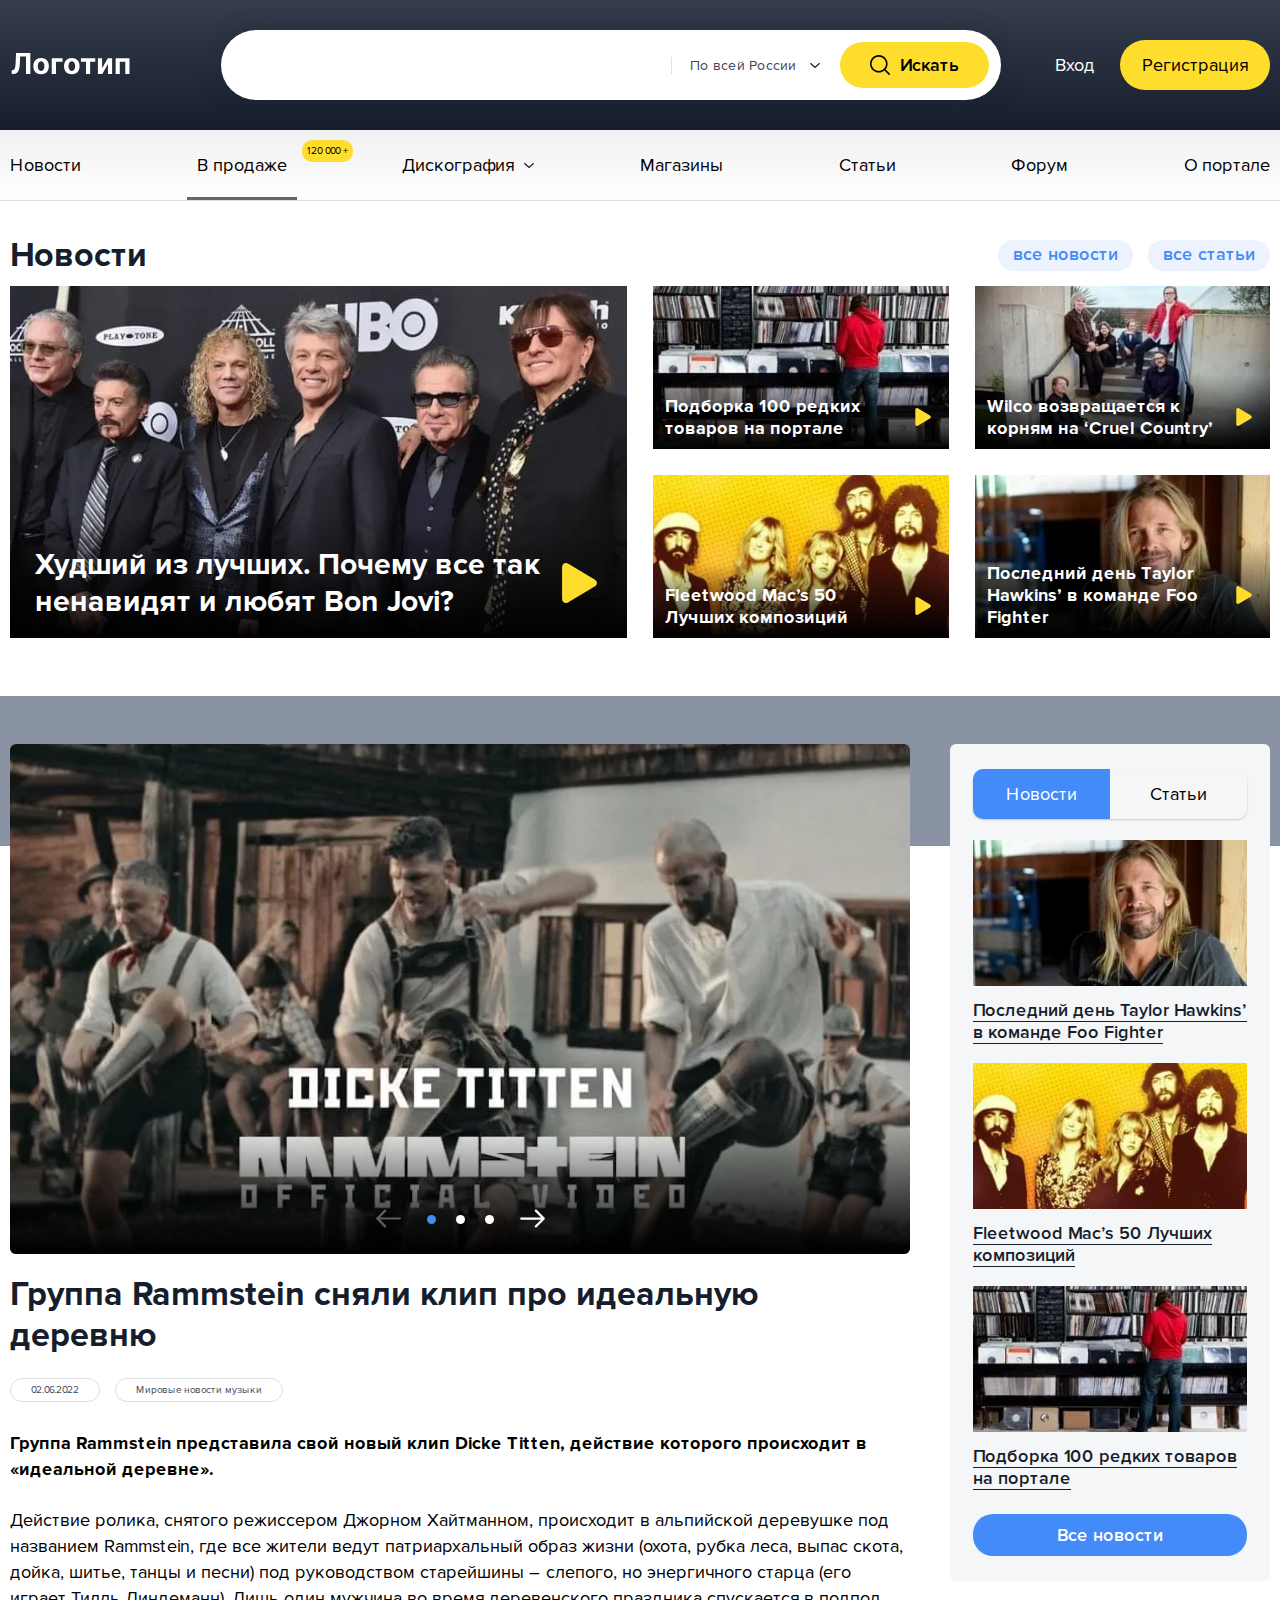
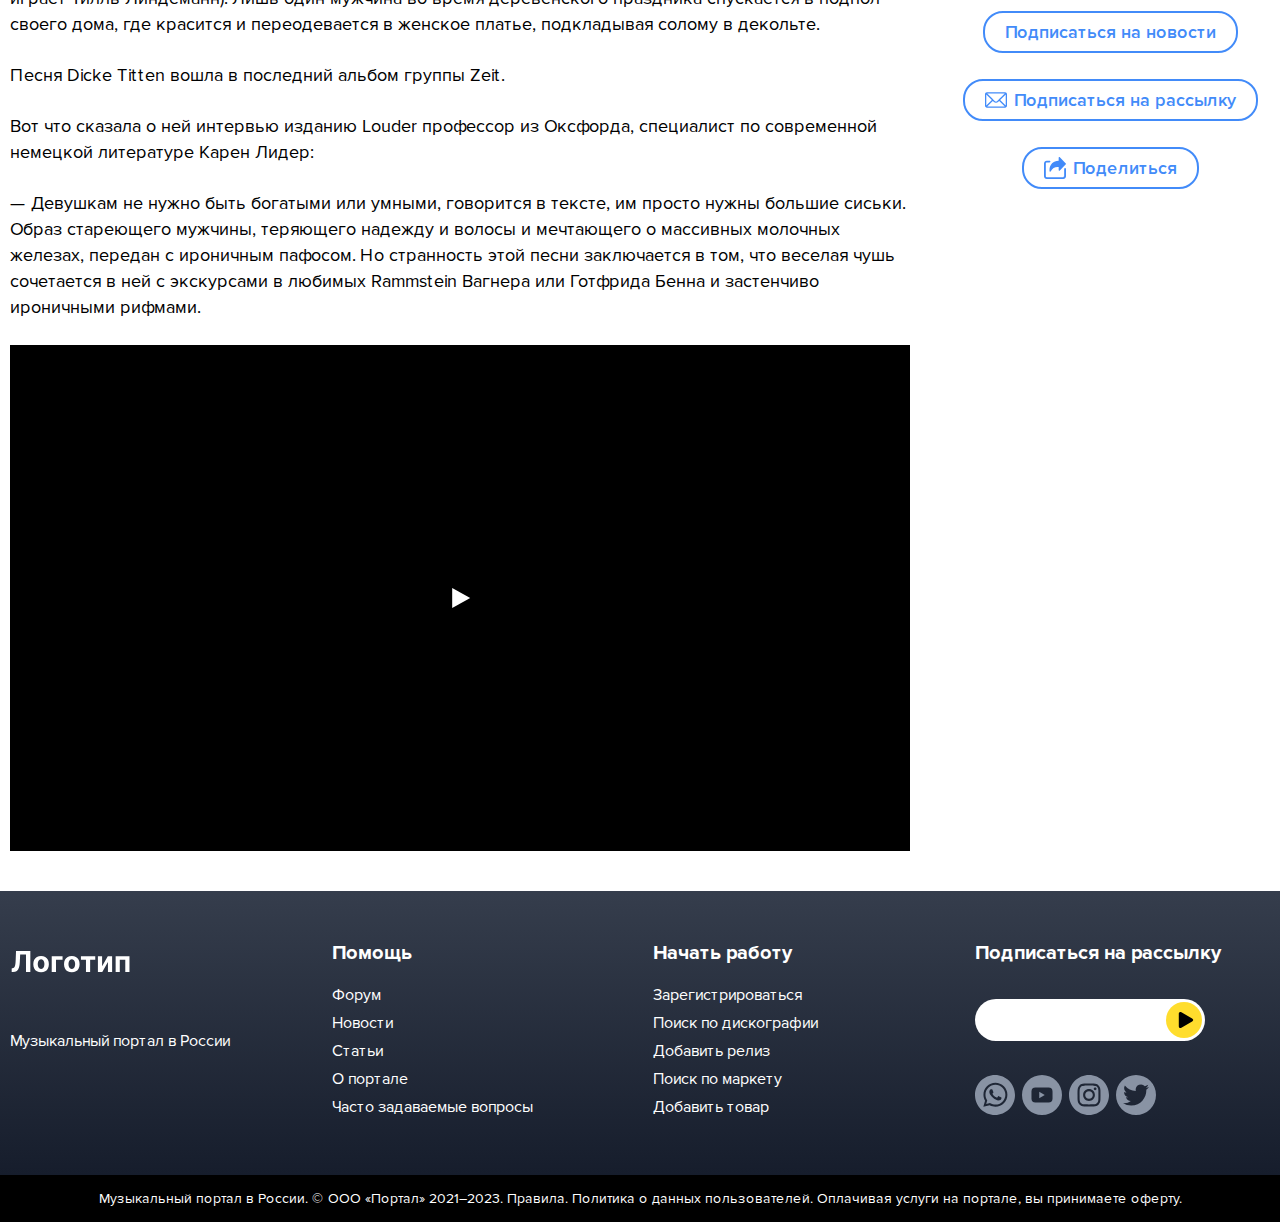
<file: news.html>
<!DOCTYPE html>
<html lang="ru">
	<head>
		<meta charset="UTF-8">
		<meta http-equiv="X-UA-Compatible" content="IE=edge">
		<meta name="viewport" content="width=device-width, initial-scale=1.0">
		<meta name="keywords" content="">
		<meta name="description" content="">
		<meta name="robots" content="noindex, nofollow">
		<title>Новости</title>
		<link rel="stylesheet" href="css/plugins/swiper-bundle.min.css">
		<link rel="stylesheet" href="css/plugins/magnific-popup.css">
		<link rel="stylesheet" href="css/plugins/fancybox.css">
		<link rel="stylesheet" href="css/style.css">
	</head>
	<body> 
		<div class="page"> 
			<!-- header-->
			<header class="header"> 
				<div class="header__top">
					<div class="wrapper"><a class="header__logo" href="#"> <img src="img/logo.svg" alt=""></a>
						<div class="header__search"> 
							<form class="header__search-block" action="#"> 
								<div class="header__search-input"> 
									<input class="js-drop-input" type="text" data-drop="searchMenu">
								</div>
								<div class="header__search-location js-drop-btn-slide" data-drop="location">По всей России<img src="img/icons/arrow.svg" alt=""></div>
								<button class="header__search-btn btn btn--yellow" type="submit"> <img src="img/icons/search.svg" alt=""><span>Искать</span></button>
							</form>
							<form class="header__location-drop" action="#" id="location">
								<div class="header__location-input"> 
									<input type="text" placeholder="Введите город, регион, Россия">
									<div class="header__location-input-cross"></div>
								</div>
								<ul class="header__location-list"> 
									<li>Екатеринбург</li>
									<li>Россия</li>
									<li>Москва</li>
									<li>Екатеринбург, Свердловская область</li>
									<li>Свердловская область</li>
								</ul>
								<button class="header__location-btn" type="submit">Выбрать</button>
							</form>
							<div class="header__search-drop" id="searchMenu">
								<div class="header__search__tabs js-tabs">
									<ul class="header__search-triggers"> 
										<li> <a class="header__search-trigger js-tabs-trigger active" href="#tab_1">В продаже</a></li>
										<li> <a class="header__search-trigger js-tabs-trigger" href="#tab_2">Релизы</a></li>
										<li> <a class="header__search-trigger js-tabs-trigger" href="#tab_3">Артисты</a></li>
										<li> <a class="header__search-trigger js-tabs-trigger" href="#tab_4">Лейблы</a></li>
									</ul>
									<div class="header__search-contents">
										<div class="js-tabs-content header__search-content open" data-href="#tab_1">
											<ul class="header__search-list"> 
												<li> <a href="#">Modern talking</a></li>
												<li><a href="#">Modern talking пластинка</a></li>
												<li><a href="#">Modern talking CD</a></li>
												<li><a href="#">Modern talking ready for romance</a></li>
												<li><a href="#">Modern talking back for good</a></li>
												<li><a href="#">Modern talking alone</a></li>
												<li><a href="#">Modern</a></li>
												<li><a href="#">Modern romance</a></li>
											</ul>
										</div>
										<div class="js-tabs-content header__search-content" data-href="#tab_2">
											<div class="header__search-items"> <a class="header__search-item" href="#"> 
													<div class="header__search-item-img"> <img src="img/albums/img6.webp" alt="" srcset="img/albums/img6@2x.webp 2x"></div>
													<div class="header__search-item-content"> 
														<div class="header__search-item-name">Cirkus Modern LP, Album</div>
														<div class="header__search-item-sub">Cirkus Modern</div>
													</div></a><a class="header__search-item" href="#"> 
													<div class="header__search-item-img"> <img src="img/albums/img7.webp" alt="" srcset="img/albums/img7@2x.webp 2x"></div>
													<div class="header__search-item-content"> 
														<div class="header__search-item-name">Cirkus Modern LP, Album</div>
														<div class="header__search-item-sub">Cirkus Modern</div>
													</div></a><a class="header__search-item" href="#"> 
													<div class="header__search-item-img"> <img src="img/albums/img8.webp" alt="" srcset="img/albums/img8@2x.webp 2x"></div>
													<div class="header__search-item-content"> 
														<div class="header__search-item-name">Cirkus Modern LP, Album</div>
														<div class="header__search-item-sub">Cirkus Modern</div>
													</div></a><a class="header__search-item" href="#"> 
													<div class="header__search-item-img"> <img src="img/albums/img9.webp" alt="" srcset="img/albums/img9@2x.webp 2x"></div>
													<div class="header__search-item-content"> 
														<div class="header__search-item-name">Cirkus Modern LP, Album</div>
														<div class="header__search-item-sub">Cirkus Modern</div>
													</div></a><a class="header__search-item" href="#"> 
													<div class="header__search-item-img"> <img src="img/albums/img10.webp" alt="" srcset="img/albums/img10@2x.webp 2x"></div>
													<div class="header__search-item-content"> 
														<div class="header__search-item-name">Cirkus Modern LP, Album</div>
														<div class="header__search-item-sub">Cirkus Modern</div>
													</div></a></div>
											<div class="header__search-btn-row"> 
												<div class="header__search-tabs-btn">Все релизы</div>
											</div>
										</div>
										<div class="js-tabs-content header__search-content" data-href="#tab_3">
											<ul class="header__search-list"> 
												<li> <a href="#">Modern talking</a></li>
												<li><a href="#">Modern talking пластинка</a></li>
												<li><a href="#">Modern talking CD</a></li>
												<li><a href="#">Modern talking ready for romance</a></li>
												<li><a href="#">Modern talking back for good</a></li>
												<li><a href="#">Modern talking alone</a></li>
												<li><a href="#">Modern</a></li>
												<li><a href="#">Modern romance</a></li>
											</ul>
										</div>
										<div class="js-tabs-content header__search-content" data-href="#tab_4">
											<ul class="header__search-list"> 
												<li> <a href="#">Modern talking</a></li>
												<li><a href="#">Modern talking пластинка</a></li>
												<li><a href="#">Modern talking CD</a></li>
												<li><a href="#">Modern talking ready for romance</a></li>
												<li><a href="#">Modern talking back for good</a></li>
												<li><a href="#">Modern talking alone</a></li>
												<li><a href="#">Modern</a></li>
												<li><a href="#">Modern romance</a></li>
											</ul>
										</div>
									</div>
								</div>
							</div>
						</div>
						<div class="header__hamb hamburger hamburger--squeeze js-menu-hamb" data-menu="mobileMenu">
							<div class="hamburger-box">
								<div class="hamburger-inner"></div>
							</div>
						</div>
						<div class="header__login"> <a class="header__enter" href="#">Вход</a><a class="header__reg btn btn--yellow" href="#">Регистрация</a></div>
					</div>
				</div>
				<div class="header__bottom">
					<div class="wrapper"> 
						<div class="menu" id="mobileMenu">
							<nav class="menu__nav"> 
								<ul class="menu__list"> 
									<li class="menu__item"><a class="menu__link" href="#">Новости</a></li>
									<li class="menu__item"><a class="menu__link menu__link--active" href="#">В продаже
											<div class="menu__link-sticker">120 000 +</div></a></li>
									<li class="menu__item"><a class="menu__link menu__link--childin" href="#">Дискография </a>
										<ul class="menu__submenu"> 
											<li class="menu__subitem"> <a class="menu__sublink" href="#">Дискография1</a></li>
											<li class="menu__subitem"> <a class="menu__sublink" href="#">Дискография2</a></li>
											<li class="menu__subitem"> <a class="menu__sublink" href="#">Дискография3</a></li>
										</ul>
									</li>
									<li class="menu__item"><a class="menu__link" href="#">Магазины</a></li>
									<li class="menu__item"><a class="menu__link" href="#">Статьи</a></li>
									<li class="menu__item"><a class="menu__link" href="#">Форум</a></li>
									<li class="menu__item"><a class="menu__link" href="#">О портале</a></li>
								</ul>
							</nav>
							<div class="menu__login"><a class="header__enter" href="#">Вход</a><a class="header__reg btn btn--yellow" href="#">Регистрация</a></div>
							<div class="menu__close js-menu-close" data-drop="mobileMenu"></div>
						</div>
					</div>
				</div>
			</header>
			<!--	/header-->
			<div class="content"> 
				<!-- news-->
				<div class="news">
					<div class="wrapper">
						<div class="news__head"> 
							<div class="title">Новости</div>
							<div class="news__buttons"> 
								<div class="news__buttons-row"> <a class="news__btn" href="#">все новости </a><a class="news__btn" href="#">все статьи </a></div>
							</div>
						</div>
						<div class="row gy">
							<div class="news__col-big"> <a class="news__item news__item--big" href="#"> 
									<div class="news__img"> <img src="img/news/img1.webp" alt="" srcset="img/news/img1@2x.webp 2x"></div>
									<div class="news__content"> 
										<p>Худший из лучших. Почему все так ненавидят и любят Bon Jovi?</p>
										<div class="news__triangle"> </div>
									</div></a></div>
							<div class="news__col-big">
								<div class="row gy">
									<div class="news__col-small"> <a class="news__item" href="#"> 
											<div class="news__img"> <img src="img/news/img2.webp" alt="" srcset="img/news/img2@2x.webp 2x"></div>
											<div class="news__content"> 
												<p>Подборка 100 редких товаров на портале</p>
												<div class="news__triangle"> </div>
											</div></a></div>
									<div class="news__col-small"> <a class="news__item" href="#"> 
											<div class="news__img"> <img src="img/news/img3.webp" alt="" srcset="img/news/img3@2x.webp 2x"></div>
											<div class="news__content"> 
												<p>Wilco возвращается к корням на ‘Cruel Country’</p>
												<div class="news__triangle"> </div>
											</div></a></div>
									<div class="news__col-small"> <a class="news__item" href="#"> 
											<div class="news__img"> <img src="img/news/img4.webp" alt="" srcset="img/news/img4@2x.webp 2x"></div>
											<div class="news__content"> 
												<p>Fleetwood Mac’s 50 Лучших композиций</p>
												<div class="news__triangle"> </div>
											</div></a></div>
									<div class="news__col-small"> <a class="news__item" href="#"> 
											<div class="news__img"> <img src="img/news/img5.webp" alt="" srcset="img/news/img5@2x.webp 2x"></div>
											<div class="news__content"> 
												<p>Последний день Taylor Hawkins’ в команде Foo Fighter</p>
												<div class="news__triangle"> </div>
											</div></a></div>
								</div>
							</div>
						</div>
					</div>
				</div>
				<!-- /news-->
				<!-- newspage-->
				<div class="newspage">
					<div class="wrapper"> 
						<div class="newspage__row"> 
							<div class="newspage__main"> 
								<div class="newspage__slider">
									<div id="newspageSlider">
										<div class="swiper-wrapper"> 
											<div class="swiper-slide"> <img src="img/news-slider.webp" alt="" srcset="img/news-slider@2x.webp 2x"></div>
											<div class="swiper-slide"> <img src="img/news-slider.webp" alt="" srcset="img/news-slider@2x.webp 2x"></div>
											<div class="swiper-slide"> <img src="img/news-slider.webp" alt="" srcset="img/news-slider@2x.webp 2x"></div>
										</div>
										<div class="newspage__controll"> 
											<div class="newspage__arrow newspage__arrow--prev swiper-button-prev"><svg xmlns="http://www.w3.org/2000/svg" version="1.1" xmlns:xlink="http://www.w3.org/1999/xlink" viewBox="0 0 24 24" style="enable-background:new 0 0 512 512" xml:space="preserve" class=""><g><path xmlns="http://www.w3.org/2000/svg" d="m22 11h-17.586l5.293-5.293a1 1 0 1 0 -1.414-1.414l-7 7a1 1 0 0 0 0 1.414l7 7a1 1 0 0 0 1.414-1.414l-5.293-5.293h17.586a1 1 0 0 0 0-2z" class=""></path></g></svg></div>
											<div class="newspage__pagination swiper-pagination"></div>
											<div class="newspage__arrow newspage__arrow--next swiper-button-next"><svg xmlns="http://www.w3.org/2000/svg" version="1.1" xmlns:xlink="http://www.w3.org/1999/xlink" viewBox="0 0 24 24" style="enable-background:new 0 0 512 512" xml:space="preserve" class=""><g><path xmlns="http://www.w3.org/2000/svg" d="m22 11h-17.586l5.293-5.293a1 1 0 1 0 -1.414-1.414l-7 7a1 1 0 0 0 0 1.414l7 7a1 1 0 0 0 1.414-1.414l-5.293-5.293h17.586a1 1 0 0 0 0-2z" class=""></path></g></svg></div>
										</div>
									</div>
								</div>
								<h1 class="title">Группа Rammstein сняли клип про идеальную деревню</h1>
								<div class="newspage__stickers"> 
									<div class="newspage__stickers-row"> 
										<div class="newspage__sticker">02.06.2022</div>
										<div class="newspage__sticker">Мировые новости музыки</div>
									</div>
								</div>
								<div class="newspage__texblock"> 
									<h2>Группа Rammstein представила свой новый клип Dicke Titten, действие которого происходит в «идеальной деревне».</h2>
									<p>Действие ролика, снятого режиссером Джорном Хайтманном, происходит в альпийской деревушке под названием Rammstein, где все жители ведут патриархальный образ жизни (охота, рубка леса, выпас скота, дойка, шитье, танцы и песни) под руководством старейшины – слепого, но энергичного старца (его играет Тилль Линдеманн). Лишь один мужчина во время деревенского праздника спускается в подпол своего дома, где красится и переодевается в женское платье, подкладывая солому в декольте.</p>
									<p>Песня Dicke Titten вошла в последний альбом группы Zeit.</p>
									<p>Вот что сказала о ней интервью изданию Louder профессор из Оксфорда, специалист по современной немецкой литературе Карен Лидер:</p>
									<p>— Девушкам не нужно быть богатыми или умными, говорится в тексте, им просто нужны большие сиськи. Образ стареющего мужчины, теряющего надежду и волосы и мечтающего о массивных молочных железах, передан с ироничным пафосом. Но странность этой песни заключается в том, что веселая чушь сочетается в ней с экскурсами в любимых Rammstein Вагнера или Готфрида Бенна и застенчиво ироничными рифмами.</p>
								</div>
								<div class="newspage__video js-youtube" id="thJgU9jkdU4">
									<div class="video__wrapper"></div>
								</div>
							</div>
							<div class="newspage__sidebar"> 
								<div class="newspage__newsblock"> 
									<div class="newspage__switch"><a class="newspage__switch-btn active" href="#">Новости</a><a class="newspage__switch-btn" href="#">Статьи</a></div>
									<div class="newspage__items"> 
										<div class="row"> 
											<div class="newspage__items-col"> <a class="newspage__item" href="#"> 
													<div class="newspage__item-img"> <img src="img/news/img5.webp" alt="" srcset="img/news/img5@2x.webp 2x"></div>
													<div class="newspage__item-title">Последний день Taylor Hawkins’ в команде Foo Fighter</div></a></div>
											<div class="newspage__items-col"> <a class="newspage__item" href="#"> 
													<div class="newspage__item-img"> <img src="img/news/img4.webp" alt="" srcset="img/news/img4@2x.webp 2x"></div>
													<div class="newspage__item-title">Fleetwood Mac’s 50 Лучших композиций</div></a></div>
											<div class="newspage__items-col"> <a class="newspage__item" href="#"> 
													<div class="newspage__item-img"> <img src="img/news/img2.webp" alt="" srcset="img/news/img2@2x.webp 2x"></div>
													<div class="newspage__item-title">Подборка 100 редких товаров на портале</div></a></div>
										</div><a class="newspage__allnews" href="#">Все новости</a>
									</div>
								</div>
								<div class="newspage__buttons"> 
									<div class="newspage__buttons-row"> <a class="newspage__button" href="#">Подписаться на новости</a><a class="newspage__button" href="#">
											 <svg xmlns="http://www.w3.org/2000/svg" version="1.1" xmlns:xlink="http://www.w3.org/1999/xlink" viewBox="0 0 512 512" style="enable-background:new 0 0 512 512" xml:space="preserve" class="">
<path d="M467,76H45C20.137,76,0,96.262,0,121v270c0,24.885,20.285,45,45,45h422c24.655,0,45-20.03,45-45V121    C512,96.306,491.943,76,467,76z M460.698,106c-9.194,9.145-167.415,166.533-172.878,171.967c-8.5,8.5-19.8,13.18-31.82,13.18    s-23.32-4.681-31.848-13.208C220.478,274.284,64.003,118.634,51.302,106H460.698z M30,384.894V127.125L159.638,256.08L30,384.894z     M51.321,406l129.587-128.763l22.059,21.943c14.166,14.166,33,21.967,53.033,21.967c20.033,0,38.867-7.801,53.005-21.939    l22.087-21.971L460.679,406H51.321z M482,384.894L352.362,256.08L482,127.125V384.894z"></path>
</svg>Подписаться на рассылку</a><a class="newspage__button" href="#">
											 <svg xmlns="http://www.w3.org/2000/svg" version="1.1" xmlns:xlink="http://www.w3.org/1999/xlink" viewBox="0 0 512 512.00578" style="enable-background:new 0 0 512 512" xml:space="preserve" class=""><path xmlns="http://www.w3.org/2000/svg" d="m507.523438 148.890625-138.667969-144c-4.523438-4.691406-11.457031-6.164063-17.492188-3.734375-6.058593 2.453125-10.027343 8.320312-10.027343 14.847656v69.335938h-5.332032c-114.6875 0-208 93.3125-208 208v32c0 7.421875 5.226563 13.609375 12.457032 15.296875 1.175781.296875 2.347656.425781 3.519531.425781 6.039062 0 11.820312-3.542969 14.613281-9.109375 29.996094-60.011719 90.304688-97.28125 157.398438-97.28125h25.34375v69.332031c0 6.53125 3.96875 12.398438 10.027343 14.828125 5.996094 2.453125 12.96875.960938 17.492188-3.734375l138.667969-144c5.972656-6.207031 5.972656-15.976562 0-22.207031zm0 0"></path><path xmlns="http://www.w3.org/2000/svg" d="m448.003906 512.003906h-384c-35.285156 0-63.99999975-28.710937-63.99999975-64v-298.664062c0-35.285156 28.71484375-64 63.99999975-64h64c11.796875 0 21.332032 9.535156 21.332032 21.332031s-9.535157 21.332031-21.332032 21.332031h-64c-11.777344 0-21.335937 9.558594-21.335937 21.335938v298.664062c0 11.777344 9.558593 21.335938 21.335937 21.335938h384c11.773438 0 21.332032-9.558594 21.332032-21.335938v-170.664062c0-11.796875 9.535156-21.335938 21.332031-21.335938 11.800781 0 21.335937 9.539063 21.335937 21.335938v170.664062c0 35.289063-28.714844 64-64 64zm0 0"></path></svg>Поделиться</a></div>
								</div>
							</div>
						</div>
					</div>
				</div>
				<!-- /newspage-->
			</div>
			<!-- footer-->
			<footer class="footer">
				<div class="footer__top"> 
					<div class="wrapper"> 
						<div class="row gy">
							<div class="footer__col"> <a class="footer__logo" href="#"> <img src="img/logo.svg" alt=""></a>
								<div class="footer__text">Музыкальный портал в России</div>
							</div>
							<div class="footer__col"> 
								<div class="footer__title">Помощь</div>
								<ul class="footer__list">
									<li> <a href="#">Форум</a></li>
									<li><a href="#">Новости</a></li>
									<li><a href="#">Статьи</a></li>
									<li><a href="#">О портале</a></li>
									<li><a href="#">Часто задаваемые вопросы</a></li>
								</ul>
							</div>
							<div class="footer__col"> 
								<div class="footer__title">Начать работу</div>
								<ul class="footer__list">
									<li> <a href="#">Зарегистрироваться</a></li>
									<li> <a href="#">Поиск по дискографии</a></li>
									<li> <a href="#">Добавить релиз</a></li>
									<li> <a href="#">Поиск по маркету</a></li>
									<li><a href="#">Добавить товар</a></li>
								</ul>
							</div>
							<div class="footer__col"> 
								<div class="footer__title">Подписаться на рассылку</div>
								<form class="footer__search" action="#"> 
									<div class="footer__search-input"> 
										<input type="text">
									</div>
									<button class="footer__search-btn" type="submit"> <img src="img/icons/search-button-sm.svg" alt=""></button>
								</form>
								<div class="footer__social"> 
									<div class="footer__social-row"> <a class="footer__social-icon" href="#"> <img src="img/icons/social-whatsapp-icon.svg" alt=""></a><a class="footer__social-icon" href="#"> <img src="img/icons/social-youtube-icon.svg" alt=""></a><a class="footer__social-icon" href="#"> <img src="img/icons/social-instagram-icon.svg" alt=""></a><a class="footer__social-icon" href="#"> <img src="img/icons/social-twitter-icon.svg" alt=""></a></div>
								</div>
							</div>
						</div>
					</div>
				</div>
				<div class="footer__bottom"> 
					<div class="wrapper">
						 Музыкальный портал в России. &#169; ООО «Портал» 2021–2023.  Правила. Политика о данных пользователей. Оплачивая услуги на портале, вы принимаете оферту.</div>
				</div>
				<div class="back-blur"></div>
			</footer>
			<!--	/footer-->
		</div>
		<script src="js/jquery.min.js"> </script>
		<script src="js/plugins/jquery.inputmask.min.js"></script>
		<script src="js/plugins/swiper-bundle.min.js"> </script>
		<script src="js/plugins/jquery.magnific-popup.min.js"> </script>
		<script src="js/plugins/fancybox.umd.js"> </script>
		<script src="js/plugins/highcharts.js"> </script>
		<script src="js/scripts.js"></script>
	</body>
</html>
</file>
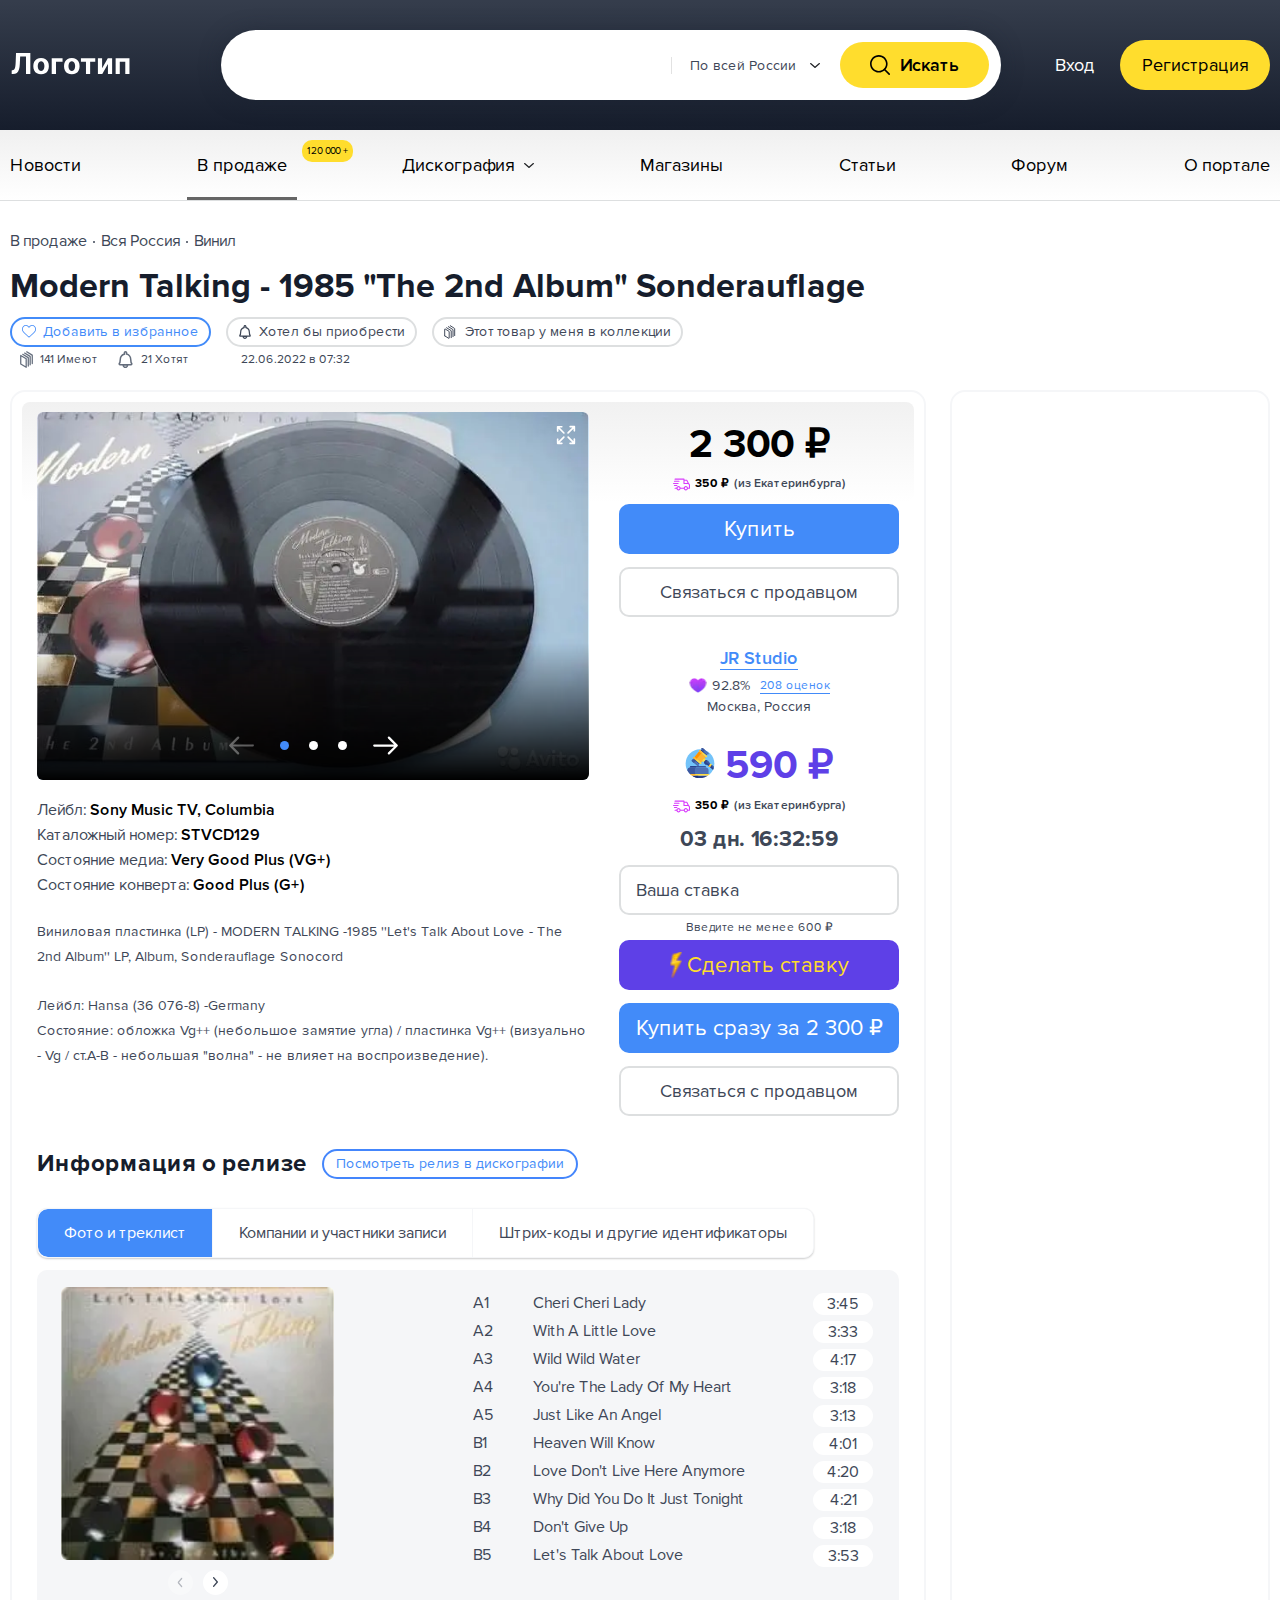
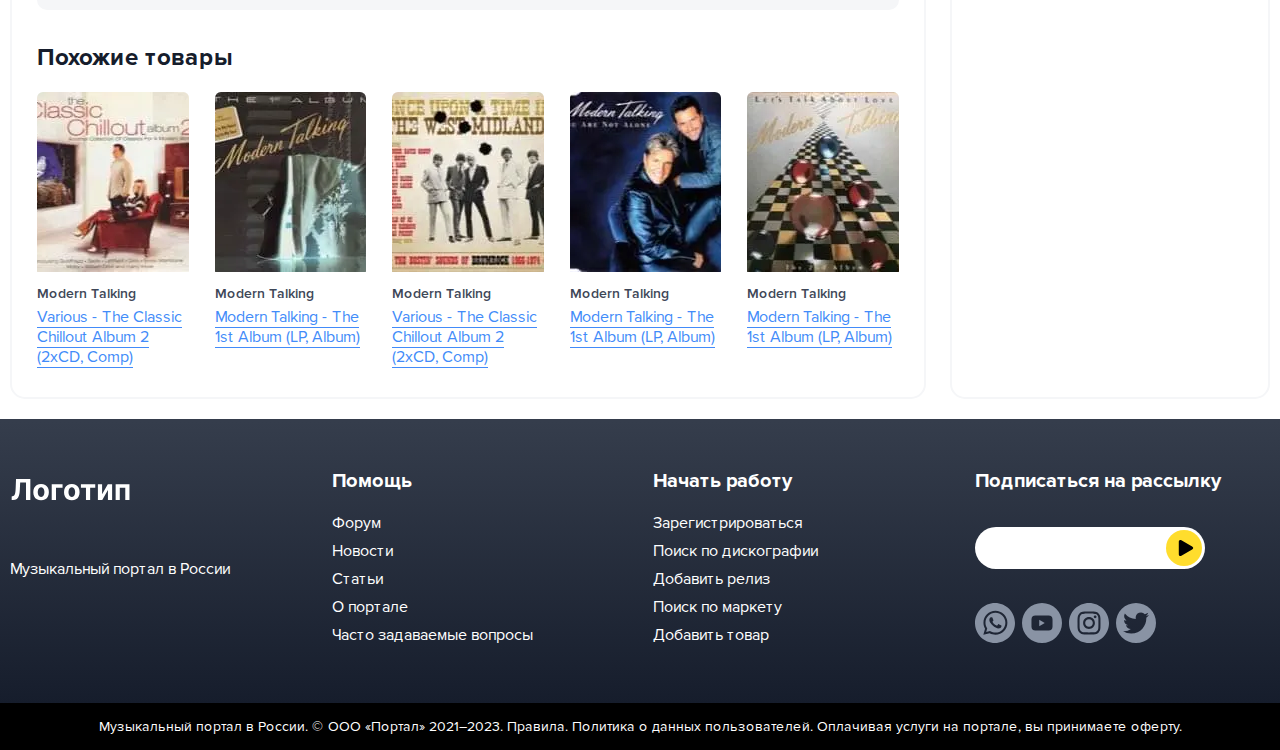
<file: product.html>
<!DOCTYPE html>
<html lang="ru">
	<head>
		<meta charset="UTF-8">
		<meta http-equiv="X-UA-Compatible" content="IE=edge">
		<meta name="viewport" content="width=device-width, initial-scale=1.0">
		<meta name="keywords" content="">
		<meta name="description" content="">
		<meta name="robots" content="noindex, nofollow">
		<title>Страница товара</title>
		<link rel="stylesheet" href="css/plugins/swiper-bundle.min.css">
		<link rel="stylesheet" href="css/plugins/magnific-popup.css">
		<link rel="stylesheet" href="css/plugins/fancybox.css">
		<link rel="stylesheet" href="css/style.css">
	</head>
	<body> 
		<div class="page"> 
			<!-- header-->
			<header class="header"> 
				<div class="header__top">
					<div class="wrapper"><a class="header__logo" href="#"> <img src="img/logo.svg" alt=""></a>
						<div class="header__search"> 
							<form class="header__search-block" action="#"> 
								<div class="header__search-input"> 
									<input class="js-drop-input" type="text" data-drop="searchMenu">
								</div>
								<div class="header__search-location js-drop-btn-slide" data-drop="location">По всей России<img src="img/icons/arrow.svg" alt=""></div>
								<button class="header__search-btn btn btn--yellow" type="submit"> <img src="img/icons/search.svg" alt=""><span>Искать</span></button>
							</form>
							<form class="header__location-drop" action="#" id="location">
								<div class="header__location-input"> 
									<input type="text" placeholder="Введите город, регион, Россия">
									<div class="header__location-input-cross"></div>
								</div>
								<ul class="header__location-list"> 
									<li>Екатеринбург</li>
									<li>Россия</li>
									<li>Москва</li>
									<li>Екатеринбург, Свердловская область</li>
									<li>Свердловская область</li>
								</ul>
								<button class="header__location-btn" type="submit">Выбрать</button>
							</form>
							<div class="header__search-drop" id="searchMenu">
								<div class="header__search__tabs js-tabs">
									<ul class="header__search-triggers"> 
										<li> <a class="header__search-trigger js-tabs-trigger active" href="#tab_1">В продаже</a></li>
										<li> <a class="header__search-trigger js-tabs-trigger" href="#tab_2">Релизы</a></li>
										<li> <a class="header__search-trigger js-tabs-trigger" href="#tab_3">Артисты</a></li>
										<li> <a class="header__search-trigger js-tabs-trigger" href="#tab_4">Лейблы</a></li>
									</ul>
									<div class="header__search-contents">
										<div class="js-tabs-content header__search-content open" data-href="#tab_1">
											<ul class="header__search-list"> 
												<li> <a href="#">Modern talking</a></li>
												<li><a href="#">Modern talking пластинка</a></li>
												<li><a href="#">Modern talking CD</a></li>
												<li><a href="#">Modern talking ready for romance</a></li>
												<li><a href="#">Modern talking back for good</a></li>
												<li><a href="#">Modern talking alone</a></li>
												<li><a href="#">Modern</a></li>
												<li><a href="#">Modern romance</a></li>
											</ul>
										</div>
										<div class="js-tabs-content header__search-content" data-href="#tab_2">
											<div class="header__search-items"> <a class="header__search-item" href="#"> 
													<div class="header__search-item-img"> <img src="img/albums/img6.webp" alt="" srcset="img/albums/img6@2x.webp 2x"></div>
													<div class="header__search-item-content"> 
														<div class="header__search-item-name">Cirkus Modern LP, Album</div>
														<div class="header__search-item-sub">Cirkus Modern</div>
													</div></a><a class="header__search-item" href="#"> 
													<div class="header__search-item-img"> <img src="img/albums/img7.webp" alt="" srcset="img/albums/img7@2x.webp 2x"></div>
													<div class="header__search-item-content"> 
														<div class="header__search-item-name">Cirkus Modern LP, Album</div>
														<div class="header__search-item-sub">Cirkus Modern</div>
													</div></a><a class="header__search-item" href="#"> 
													<div class="header__search-item-img"> <img src="img/albums/img8.webp" alt="" srcset="img/albums/img8@2x.webp 2x"></div>
													<div class="header__search-item-content"> 
														<div class="header__search-item-name">Cirkus Modern LP, Album</div>
														<div class="header__search-item-sub">Cirkus Modern</div>
													</div></a><a class="header__search-item" href="#"> 
													<div class="header__search-item-img"> <img src="img/albums/img9.webp" alt="" srcset="img/albums/img9@2x.webp 2x"></div>
													<div class="header__search-item-content"> 
														<div class="header__search-item-name">Cirkus Modern LP, Album</div>
														<div class="header__search-item-sub">Cirkus Modern</div>
													</div></a><a class="header__search-item" href="#"> 
													<div class="header__search-item-img"> <img src="img/albums/img10.webp" alt="" srcset="img/albums/img10@2x.webp 2x"></div>
													<div class="header__search-item-content"> 
														<div class="header__search-item-name">Cirkus Modern LP, Album</div>
														<div class="header__search-item-sub">Cirkus Modern</div>
													</div></a></div>
											<div class="header__search-btn-row"> 
												<div class="header__search-tabs-btn">Все релизы</div>
											</div>
										</div>
										<div class="js-tabs-content header__search-content" data-href="#tab_3">
											<ul class="header__search-list"> 
												<li> <a href="#">Modern talking</a></li>
												<li><a href="#">Modern talking пластинка</a></li>
												<li><a href="#">Modern talking CD</a></li>
												<li><a href="#">Modern talking ready for romance</a></li>
												<li><a href="#">Modern talking back for good</a></li>
												<li><a href="#">Modern talking alone</a></li>
												<li><a href="#">Modern</a></li>
												<li><a href="#">Modern romance</a></li>
											</ul>
										</div>
										<div class="js-tabs-content header__search-content" data-href="#tab_4">
											<ul class="header__search-list"> 
												<li> <a href="#">Modern talking</a></li>
												<li><a href="#">Modern talking пластинка</a></li>
												<li><a href="#">Modern talking CD</a></li>
												<li><a href="#">Modern talking ready for romance</a></li>
												<li><a href="#">Modern talking back for good</a></li>
												<li><a href="#">Modern talking alone</a></li>
												<li><a href="#">Modern</a></li>
												<li><a href="#">Modern romance</a></li>
											</ul>
										</div>
									</div>
								</div>
							</div>
						</div>
						<div class="header__hamb hamburger hamburger--squeeze js-menu-hamb" data-menu="mobileMenu">
							<div class="hamburger-box">
								<div class="hamburger-inner"></div>
							</div>
						</div>
						<div class="header__login"> <a class="header__enter" href="#">Вход</a><a class="header__reg btn btn--yellow" href="#">Регистрация</a></div>
					</div>
				</div>
				<div class="header__bottom">
					<div class="wrapper"> 
						<div class="menu" id="mobileMenu">
							<nav class="menu__nav"> 
								<ul class="menu__list"> 
									<li class="menu__item"><a class="menu__link" href="#">Новости</a></li>
									<li class="menu__item"><a class="menu__link menu__link--active" href="#">В продаже
											<div class="menu__link-sticker">120 000 +</div></a></li>
									<li class="menu__item"><a class="menu__link menu__link--childin" href="#">Дискография </a>
										<ul class="menu__submenu"> 
											<li class="menu__subitem"> <a class="menu__sublink" href="#">Дискография1</a></li>
											<li class="menu__subitem"> <a class="menu__sublink" href="#">Дискография2</a></li>
											<li class="menu__subitem"> <a class="menu__sublink" href="#">Дискография3</a></li>
										</ul>
									</li>
									<li class="menu__item"><a class="menu__link" href="#">Магазины</a></li>
									<li class="menu__item"><a class="menu__link" href="#">Статьи</a></li>
									<li class="menu__item"><a class="menu__link" href="#">Форум</a></li>
									<li class="menu__item"><a class="menu__link" href="#">О портале</a></li>
								</ul>
							</nav>
							<div class="menu__login"><a class="header__enter" href="#">Вход</a><a class="header__reg btn btn--yellow" href="#">Регистрация</a></div>
							<div class="menu__close js-menu-close" data-drop="mobileMenu"></div>
						</div>
					</div>
				</div>
			</header>
			<!--	/header-->
			<div class="content"> 
				<!-- breadcrumbs-->
				<div class="breadcrumbs">
					<div class="wrapper"> 
						<div class="breadcrumbs__list"> 
							<ul> 
								<li> <a href="#">В продаже</a></li>
								<li> <a href="#">Вся Россия</a></li>
								<li> <span>Винил</span></li>
							</ul>
						</div>
					</div>
				</div>
				<!-- /breadcrumbs-->
				<!-- product-->
				<div class="product">
					<div class="wrapper"> 
						<h1 class="title">Modern Talking - 1985 "The 2nd Album" Sonderauflage</h1>
						<div class="product__row"> 
							<div class="product__head"> 
								<div class="product__head-items"> <a class="product__head-item active" href="#">
										<div class="product__head-item-icon"><svg xmlns="http://www.w3.org/2000/svg" viewBox="0 0 512.001 512"><path xmlns="http://www.w3.org/2000/svg" d="m256 455.515625c-7.289062 0-14.316406-2.640625-19.792969-7.4375-20.683593-18.085937-40.625-35.082031-58.21875-50.074219l-.089843-.078125c-51.582032-43.957031-96.125-81.917969-127.117188-119.3125-34.644531-41.804687-50.78125-81.441406-50.78125-124.742187 0-42.070313 14.425781-80.882813 40.617188-109.292969 26.503906-28.746094 62.871093-44.578125 102.414062-44.578125 29.554688 0 56.621094 9.34375 80.445312 27.769531 12.023438 9.300781 22.921876 20.683594 32.523438 33.960938 9.605469-13.277344 20.5-24.660157 32.527344-33.960938 23.824218-18.425781 50.890625-27.769531 80.445312-27.769531 39.539063 0 75.910156 15.832031 102.414063 44.578125 26.191406 28.410156 40.613281 67.222656 40.613281 109.292969 0 43.300781-16.132812 82.9375-50.777344 124.738281-30.992187 37.398437-75.53125 75.355469-127.105468 119.308594-17.625 15.015625-37.597657 32.039062-58.328126 50.167969-5.472656 4.789062-12.503906 7.429687-19.789062 7.429687zm-112.96875-425.523437c-31.066406 0-59.605469 12.398437-80.367188 34.914062-21.070312 22.855469-32.675781 54.449219-32.675781 88.964844 0 36.417968 13.535157 68.988281 43.882813 105.605468 29.332031 35.394532 72.960937 72.574219 123.476562 115.625l.09375.078126c17.660156 15.050781 37.679688 32.113281 58.515625 50.332031 20.960938-18.253907 41.011719-35.34375 58.707031-50.417969 50.511719-43.050781 94.136719-80.222656 123.46875-115.617188 30.34375-36.617187 43.878907-69.1875 43.878907-105.605468 0-34.515625-11.605469-66.109375-32.675781-88.964844-20.757813-22.515625-49.300782-34.914062-80.363282-34.914062-22.757812 0-43.652344 7.234374-62.101562 21.5-16.441406 12.71875-27.894532 28.796874-34.609375 40.046874-3.453125 5.785157-9.53125 9.238282-16.261719 9.238282s-12.808594-3.453125-16.261719-9.238282c-6.710937-11.25-18.164062-27.328124-34.609375-40.046874-18.449218-14.265626-39.34375-21.5-62.097656-21.5zm0 0"></path></svg></div>Добавить в избранное</a><a class="product__head-item" href="#"> 
										<div class="product__head-item-icon"><svg xmlns="http://www.w3.org/2000/svg" viewBox="0 0 68.422 68.422"><path d="M59.571 45.188l-1.414-12.206c-.078-10.371-6.919-19.511-16.637-22.629V7.308C41.52 3.279 38.242 0 34.212 0s-7.309 3.278-7.309 7.308v3.045c-9.717 3.118-16.559 12.258-16.637 22.629L8.853 45.185a7.942 7.942 0 00-3.045 6.284v.479c0 5.963 5.834 5.963 8.03 5.963h8.064c.935 5.951 5.875 10.511 11.827 10.511s10.892-4.56 11.827-10.511h9.026c2.196 0 8.031 0 8.031-5.963v-.479a7.935 7.935 0 00-3.042-6.281zm-25.84 17.234c-2.318 0-4.334-1.442-5.333-3.548h10.665c-.998 2.106-3.014 3.548-5.332 3.548zm22.884-10.613c-.405.068-1.085.103-2.031.103H13.839c-.946 0-1.625-.034-2.03-.103v-.339c0-.93.601-1.55 1.163-1.82l1.489-.717 1.787-15.426.02-.345c0-8.451 5.994-15.838 14.252-17.565l2.386-.499V7.309a1.31 1.31 0 012.617 0v7.788l2.386.499c8.258 1.727 14.252 9.115 14.252 17.565l1.807 15.772 1.488.718c.562.271 1.162.891 1.162 1.818v.34h-.003z" xmlns="http://www.w3.org/2000/svg"/></svg></div>Хотел бы приобрести</a><a class="product__head-item product__head-item--stroke" href="#">
										<div class="product__head-item-icon"><svg viewBox="0 0 83 100" fill="none" xmlns="http://www.w3.org/2000/svg">
<path d="M18.4784 19.6016L50.6754 39.7929C51.2587 40.1587 51.6128 40.7988 51.6128 41.4873V90.3632M5.95347 78.0318L33.9647 95.2317C35.2973 96.05 37.0112 95.0911 37.0112 93.5274V47.1157C37.0112 46.4204 36.6502 45.7751 36.0577 45.4113L8.04653 28.2115C6.71393 27.3932 5 28.352 5 29.9158V76.3275C5 77.0227 5.36103 77.6681 5.95347 78.0318Z" stroke-width="7" stroke-linecap="round"/>
<path d="M31.3952 11.7392L63.6125 32.4894C64.1842 32.8575 64.5296 33.4909 64.5296 34.1708V83.0624" stroke-width="7" stroke-linecap="round"/>
<path d="M44.8736 5L75.4047 24.6271C75.9771 24.9951 76.3232 25.629 76.3232 26.3095V75.7616" stroke-width="7" stroke-linecap="round"/>
</svg>
										</div>Этот товар у меня в коллекции</a></div>
								<div class="product__statistics"> 
									<div class="product__statistics-items">
										<div class="product__statistics-item"> <img src="img/icons/collection.svg" alt="">141 Имеют</div>
										<div class="product__statistics-item"> <img src="img/icons/bell.svg" alt="">21 Хотят</div>
									</div>
									<div class="product__statistics-date">22.06.2022 в 07:32</div>
								</div>
							</div>
							<div class="product__plug"></div>
						</div>
						<div class="product__row"> 
							<div class="product__main"> 
								<div class="product__rowin">
									<div class="product__left"> 
										<div class="product__slider"> 
											<div id="productSlider">
												<div class="swiper-wrapper"> 
													<div class="swiper-slide"> <a href="img/product@2x.webp" data-fancybox="productGallery"> <img src="img/product.webp" alt="" srcset="img/product@2x.webp 2x"></a></div>
													<div class="swiper-slide"> <a href="img/product@2x.webp" data-fancybox="productGallery"> <img src="img/product.webp" alt="" srcset="img/product@2x.webp 2x"></a></div>
													<div class="swiper-slide"> <a href="img/product@2x.webp" data-fancybox="productGallery"> <img src="img/product.webp" alt="" srcset="img/product@2x.webp 2x"></a></div>
												</div>
												<div class="product__controll"> 
													<div class="product__arrow product__arrow--prev swiper-button-prev"><svg xmlns="http://www.w3.org/2000/svg" version="1.1" xmlns:xlink="http://www.w3.org/1999/xlink" viewBox="0 0 24 24" style="enable-background:new 0 0 512 512" xml:space="preserve" class=""><g><path xmlns="http://www.w3.org/2000/svg" d="m22 11h-17.586l5.293-5.293a1 1 0 1 0 -1.414-1.414l-7 7a1 1 0 0 0 0 1.414l7 7a1 1 0 0 0 1.414-1.414l-5.293-5.293h17.586a1 1 0 0 0 0-2z" class=""></path></g></svg></div>
													<div class="product__pagination swiper-pagination"></div>
													<div class="product__arrow product__arrow--next swiper-button-next"><svg xmlns="http://www.w3.org/2000/svg" version="1.1" xmlns:xlink="http://www.w3.org/1999/xlink" viewBox="0 0 24 24" style="enable-background:new 0 0 512 512" xml:space="preserve" class=""><g><path xmlns="http://www.w3.org/2000/svg" d="m22 11h-17.586l5.293-5.293a1 1 0 1 0 -1.414-1.414l-7 7a1 1 0 0 0 0 1.414l7 7a1 1 0 0 0 1.414-1.414l-5.293-5.293h17.586a1 1 0 0 0 0-2z" class=""></path></g></svg></div>
												</div>
											</div><img class="product__iconzoom" src="img/icons/zoomicon.svg" alt="">
										</div>
										<ul class="product__list"> 
											<li>Лейбл: <span>Sony Music TV, Columbia</span></li>
											<li>Каталожный номер: <span>STVCD129</span></li>
											<li>Состояние медиа: <span>Very Good Plus (VG+)</span></li>
											<li>Состояние конверта: <span>Good Plus (G+)</span></li>
										</ul>
										<div class="product__text"> 
											<p>Виниловая пластинка (LP) - MODERN TALKING -1985 ''Let's Talk About Love - The 2nd Album'' LP, Album, Sonderauflage Sonocord</p>
											<p>Лейбл: Hansa (36 076-8) -Germany <br>Состояние: обложка Vg++ (небольшое замятие угла) / пластинка Vg++ (визуально - Vg / ст.А-В - небольшая "волна" - не влияет на воспроизведение).</p>
										</div>
									</div>
									<div class="product__right"> 
										<form class="product__buy" action="#"> 
											<div class="product__price">2 300<span class="product__rub">&nbsp;&#8381;</span></div>
											<div class="product__delivery"> <img src="img/icons/car.svg" alt="">350 
												<div class="product__rub">&nbsp;&#8381;</div><span>(из Екатеринбурга)</span>
											</div>
											<button class="product__btn product__btn--blue" type="submit">Купить</button><a class="product__btn product__btn--white" href="#">Связаться с продавцом</a>
										</form>
										<div class="product__studio"> 
											<div class="product__studio-name"> <a href="#">JR Studio</a></div>
											<div class="product__points"> 
												<div class="product__percent"> <img src="img/icons/heart.webp" alt="" srcset="img/icons/heart@2x.webp 2x">92.8%</div><a class="product__count" href="#">208 оценок</a>
											</div>
											<div class="product__text">Москва, Россия</div>
										</div>
										<form class="product__auction" action="#"> 
											<div class="product__auction-price"> <img src="img/icons/auction.svg" alt="">590<span class="product__rub">&nbsp;&#8381;</span></div>
											<div class="product__delivery"> <img src="img/icons/car.svg" alt="">350 
												<div class="product__rub">&nbsp;&#8381;</div><span>(из Екатеринбурга)</span>
											</div>
											<div class="product__date">03 дн. 16:32:59</div>
											<div class="product__input">
												<input type="text" name="#" placeholder="Ваша ставка">
											</div>
											<div class="product__clarification">Введите не менее 600 ₽</div>
											<button class="product__btn product__btn--violet" type="submit"><img src="img/icons/lightning.webp" alt="" srcset="img/icons/lightning@2x.webp 2x">Сделать ставку</button>
											<button class="product__btn product__btn--blue" type="submit">Купить сразу за 2 300 ₽</button><a class="product__btn product__btn--white" href="#">Связаться с продавцом</a>
										</form>
									</div>
								</div>
								<!-- release-->
								<div class="release">
									<div class="release__head"> 
										<h2 class="subtitle">Информация о релизе</h2><a class="release__btn" href="#">Посмотреть релиз в дискографии</a>
									</div>
									<div class="release__tabs js-tabs">
										<ul class="release__triggers">
											<li> <a class="release__trigger js-tabs-trigger active" href="#tab_1">Фото и треклист</a></li>
											<li> <a class="release__trigger js-tabs-trigger" href="#tab_2">Компании и участники записи</a></li>
											<li> <a class="release__trigger js-tabs-trigger" href="#tab_3">Штрих-коды и другие идентификаторы</a></li>
										</ul>
										<div>
											<div class="release__content js-tabs-content open" data-href="#tab_1">
												<div class="release__photo-and-playlist">
													<div class="release__slider"> 
														<div id="releaseSlder0">
															<div class="swiper-wrapper"> 
																<div class="swiper-slide"> <img src="img/albums/img5.webp" alt="" srcset="img/albums/img5@2x.webp 2x"></div>
																<div class="swiper-slide"> <img src="img/albums/img3.webp" alt="" srcset="img/albums/img3@2x.webp 2x"></div>
																<div class="swiper-slide"> <img src="img/albums/img5.webp" alt="" srcset="img/albums/img5@2x.webp 2x"></div>
															</div>
															<div class="release__controll"> 
																<div class="release__arrow release__arrow--prev swiper-button-prev swiper-button-prev0"><svg width="10" height="5" fill="none" xmlns="http://www.w3.org/2000/svg"><path d="M.22.191A.813.813 0 01.752 0c.199 0 .39.069.531.191l3.722 3.233L8.725.19a.816.816 0 01.53-.183c.197.001.385.07.525.191s.218.285.22.456a.61.61 0 01-.211.46L5.536 4.809A.813.813 0 015.005 5a.815.815 0 01-.532-.191L.22 1.115A.613.613 0 010 .653C0 .48.08.313.22.19z"/></svg></div>
																<div class="release__arrow release__arrow--next swiper-button-next swiper-button-next0"><svg width="10" height="5" fill="none" xmlns="http://www.w3.org/2000/svg"><path d="M.22.191A.813.813 0 01.752 0c.199 0 .39.069.531.191l3.722 3.233L8.725.19a.816.816 0 01.53-.183c.197.001.385.07.525.191s.218.285.22.456a.61.61 0 01-.211.46L5.536 4.809A.813.813 0 015.005 5a.815.815 0 01-.532-.191L.22 1.115A.613.613 0 010 .653C0 .48.08.313.22.19z"/></svg></div>
															</div>
														</div>
													</div>
													<div class="release__playlist"> 
														<div class="release__playlist-item"> 
															<div class="release__playlist-num">A1</div>
															<div class="release__playlist-name">Cheri Cheri Lady</div>
															<div class="release__playlist-time">3:45</div>
														</div>
														<div class="release__playlist-item"> 
															<div class="release__playlist-num">A2</div>
															<div class="release__playlist-name">With A Little Love</div>
															<div class="release__playlist-time">3:33</div>
														</div>
														<div class="release__playlist-item"> 
															<div class="release__playlist-num">A3</div>
															<div class="release__playlist-name">Wild Wild Water</div>
															<div class="release__playlist-time">4:17</div>
														</div>
														<div class="release__playlist-item"> 
															<div class="release__playlist-num">A4</div>
															<div class="release__playlist-name">You're The Lady Of My Heart</div>
															<div class="release__playlist-time">3:18</div>
														</div>
														<div class="release__playlist-item"> 
															<div class="release__playlist-num">A5</div>
															<div class="release__playlist-name">Just Like An Angel</div>
															<div class="release__playlist-time">3:13</div>
														</div>
														<div class="release__playlist-item"> 
															<div class="release__playlist-num">B1</div>
															<div class="release__playlist-name">Heaven Will Know</div>
															<div class="release__playlist-time">4:01</div>
														</div>
														<div class="release__playlist-item"> 
															<div class="release__playlist-num">B2</div>
															<div class="release__playlist-name">Love Don't Live Here Anymore</div>
															<div class="release__playlist-time">4:20</div>
														</div>
														<div class="release__playlist-item"> 
															<div class="release__playlist-num">B3</div>
															<div class="release__playlist-name">Why Did You Do It Just Tonight</div>
															<div class="release__playlist-time">4:21</div>
														</div>
														<div class="release__playlist-item"> 
															<div class="release__playlist-num">B4</div>
															<div class="release__playlist-name">Don't Give Up</div>
															<div class="release__playlist-time">3:18</div>
														</div>
														<div class="release__playlist-item"> 
															<div class="release__playlist-num">B5</div>
															<div class="release__playlist-name">Let's Talk About Love</div>
															<div class="release__playlist-time">3:53</div>
														</div>
													</div>
												</div>
											</div>
											<div class="release__content js-tabs-content" data-href="#tab_2">
												<div class="release__photo-and-playlist">
													<div class="release__slider"> 
														<div id="releaseSlder1"> 
															<div class="swiper-wrapper"> 
																<div class="swiper-slide"> <img src="img/albums/img5.webp" alt="" srcset="img/albums/img5@2x.webp 2x"></div>
																<div class="swiper-slide"> <img src="img/albums/img3.webp" alt="" srcset="img/albums/img3@2x.webp 2x"></div>
																<div class="swiper-slide"> <img src="img/albums/img5.webp" alt="" srcset="img/albums/img5@2x.webp 2x"></div>
															</div>
															<div class="release__controll"> 
																<div class="release__arrow release__arrow--prev swiper-button-prev swiper-button-prev1"><svg width="10" height="5" fill="none" xmlns="http://www.w3.org/2000/svg"><path d="M.22.191A.813.813 0 01.752 0c.199 0 .39.069.531.191l3.722 3.233L8.725.19a.816.816 0 01.53-.183c.197.001.385.07.525.191s.218.285.22.456a.61.61 0 01-.211.46L5.536 4.809A.813.813 0 015.005 5a.815.815 0 01-.532-.191L.22 1.115A.613.613 0 010 .653C0 .48.08.313.22.19z"/></svg></div>
																<div class="release__arrow release__arrow--next swiper-button-next swiper-button-next1"><svg width="10" height="5" fill="none" xmlns="http://www.w3.org/2000/svg"><path d="M.22.191A.813.813 0 01.752 0c.199 0 .39.069.531.191l3.722 3.233L8.725.19a.816.816 0 01.53-.183c.197.001.385.07.525.191s.218.285.22.456a.61.61 0 01-.211.46L5.536 4.809A.813.813 0 015.005 5a.815.815 0 01-.532-.191L.22 1.115A.613.613 0 010 .653C0 .48.08.313.22.19z"/></svg></div>
															</div>
														</div>
													</div>
													<div class="release__playlist"> 
														<div class="release__playlist-item"> 
															<div class="release__playlist-num">A1</div>
															<div class="release__playlist-name">Cheri Cheri Lady</div>
															<div class="release__playlist-time">3:45</div>
														</div>
														<div class="release__playlist-item"> 
															<div class="release__playlist-num">A2		</div>
															<div class="release__playlist-name">With A Little Love</div>
															<div class="release__playlist-time">3:33</div>
														</div>
														<div class="release__playlist-item"> 
															<div class="release__playlist-num">A3		</div>
															<div class="release__playlist-name">Wild Wild Water</div>
															<div class="release__playlist-time">4:17</div>
														</div>
														<div class="release__playlist-item"> 
															<div class="release__playlist-num">A4		</div>
															<div class="release__playlist-name">You're The Lady Of My Heart</div>
															<div class="release__playlist-time">3:18</div>
														</div>
														<div class="release__playlist-item"> 
															<div class="release__playlist-num">A5		</div>
															<div class="release__playlist-name">Just Like An Angel</div>
															<div class="release__playlist-time">3:13</div>
														</div>
														<div class="release__playlist-item"> 
															<div class="release__playlist-num">B1		</div>
															<div class="release__playlist-name">Heaven Will Know</div>
															<div class="release__playlist-time">4:01</div>
														</div>
														<div class="release__playlist-item"> 
															<div class="release__playlist-num">B2		</div>
															<div class="release__playlist-name">Love Don't Live Here Anymore</div>
															<div class="release__playlist-time">4:20</div>
														</div>
														<div class="release__playlist-item"> 
															<div class="release__playlist-num">B3		</div>
															<div class="release__playlist-name">Why Did You Do It Just Tonight</div>
															<div class="release__playlist-time">4:21</div>
														</div>
														<div class="release__playlist-item"> 
															<div class="release__playlist-num">B4		</div>
															<div class="release__playlist-name">Don't Give Up</div>
															<div class="release__playlist-time">3:18</div>
														</div>
														<div class="release__playlist-item"> 
															<div class="release__playlist-num">B5		</div>
															<div class="release__playlist-name">Let's Talk About Love</div>
															<div class="release__playlist-time">3:53</div>
														</div>
														<div class="release__playlist-item"> 
															<div class="release__playlist-num">B3		</div>
															<div class="release__playlist-name">Why Did You Do It Just Tonight</div>
															<div class="release__playlist-time">4:21</div>
														</div>
														<div class="release__playlist-item"> 
															<div class="release__playlist-num">B4		</div>
															<div class="release__playlist-name">Don't Give Up</div>
															<div class="release__playlist-time">3:18</div>
														</div>
														<div class="release__playlist-item"> 
															<div class="release__playlist-num">B5		</div>
															<div class="release__playlist-name">Let's Talk About Love</div>
															<div class="release__playlist-time">3:53</div>
														</div>
													</div>
												</div>
											</div>
											<div class="release__content js-tabs-content" data-href="#tab_3">
												<div class="release__photo-and-playlist">
													<div class="release__slider"> 
														<div id="releaseSlder2">
															<div class="swiper-wrapper"> 
																<div class="swiper-slide"> <img src="img/albums/img5.webp" alt="" srcset="img/albums/img5@2x.webp 2x"></div>
																<div class="swiper-slide"> <img src="img/albums/img3.webp" alt="" srcset="img/albums/img3@2x.webp 2x"></div>
																<div class="swiper-slide"> <img src="img/albums/img5.webp" alt="" srcset="img/albums/img5@2x.webp 2x"></div>
															</div>
															<div class="release__controll"> 
																<div class="release__arrow release__arrow--prev swiper-button-prev swiper-button-prev2"><svg width="10" height="5" fill="none" xmlns="http://www.w3.org/2000/svg"><path d="M.22.191A.813.813 0 01.752 0c.199 0 .39.069.531.191l3.722 3.233L8.725.19a.816.816 0 01.53-.183c.197.001.385.07.525.191s.218.285.22.456a.61.61 0 01-.211.46L5.536 4.809A.813.813 0 015.005 5a.815.815 0 01-.532-.191L.22 1.115A.613.613 0 010 .653C0 .48.08.313.22.19z"/></svg></div>
																<div class="release__arrow release__arrow--next swiper-button-next swiper-button-next2"><svg width="10" height="5" fill="none" xmlns="http://www.w3.org/2000/svg"><path d="M.22.191A.813.813 0 01.752 0c.199 0 .39.069.531.191l3.722 3.233L8.725.19a.816.816 0 01.53-.183c.197.001.385.07.525.191s.218.285.22.456a.61.61 0 01-.211.46L5.536 4.809A.813.813 0 015.005 5a.815.815 0 01-.532-.191L.22 1.115A.613.613 0 010 .653C0 .48.08.313.22.19z"/></svg></div>
															</div>
														</div>
													</div>
													<div class="release__playlist"> 
														<div class="release__playlist-item"> 
															<div class="release__playlist-num">A1</div>
															<div class="release__playlist-name">Cheri Cheri Lady</div>
															<div class="release__playlist-time">3:45</div>
														</div>
														<div class="release__playlist-item"> 
															<div class="release__playlist-num">A2		</div>
															<div class="release__playlist-name">With A Little Love</div>
															<div class="release__playlist-time">3:33</div>
														</div>
														<div class="release__playlist-item"> 
															<div class="release__playlist-num">A3		</div>
															<div class="release__playlist-name">Wild Wild Water</div>
															<div class="release__playlist-time">4:17</div>
														</div>
														<div class="release__playlist-item"> 
															<div class="release__playlist-num">A4		</div>
															<div class="release__playlist-name">You're The Lady Of My Heart</div>
															<div class="release__playlist-time">3:18</div>
														</div>
														<div class="release__playlist-item"> 
															<div class="release__playlist-num">A5		</div>
															<div class="release__playlist-name">Just Like An Angel</div>
															<div class="release__playlist-time">3:13</div>
														</div>
													</div>
												</div>
											</div>
										</div>
									</div>
								</div>
								<!-- /release-->
								<!-- items -->
								<div class="items"> 
									<div class="subtitle">Похожие товары</div>
									<div class="row gy">
										<div class="items__col"> <a class="items__item" href="#"> 
												<div class="items__img"> <img src="img/albums/img1.webp" alt="" srcset="img/albums/img1@2x.webp 2x"></div>
												<div class="items__performer">Modern Talking</div>
												<div class="items__name">Various - The Classic Chillout Album 2 (2xCD, Comp)</div></a></div>
										<div class="items__col"> <a class="items__item" href="#"> 
												<div class="items__img"> <img src="img/albums/img2.webp" alt="" srcset="img/albums/img2@2x.webp 2x"></div>
												<div class="items__performer">Modern Talking</div>
												<div class="items__name">Modern Talking - The 1st Album (LP, Album)</div></a></div>
										<div class="items__col"> <a class="items__item" href="#"> 
												<div class="items__img"> <img src="img/albums/img3.webp" alt="" srcset="img/albums/img3@2x.webp 2x"></div>
												<div class="items__performer">Modern Talking</div>
												<div class="items__name">Various - The Classic Chillout Album 2 (2xCD, Comp)</div></a></div>
										<div class="items__col"> <a class="items__item" href="#"> 
												<div class="items__img"> <img src="img/albums/img4.webp" alt="" srcset="img/albums/img4@2x.webp 2x"></div>
												<div class="items__performer">Modern Talking</div>
												<div class="items__name">Modern Talking - The 1st Album (LP, Album)</div></a></div>
										<div class="items__col"> <a class="items__item" href="#"> 
												<div class="items__img"> <img src="img/albums/img5.webp" alt="" srcset="img/albums/img5@2x.webp 2x"></div>
												<div class="items__performer">Modern Talking</div>
												<div class="items__name">Modern Talking - The 1st Album (LP, Album)</div></a></div>
									</div>
								</div>
								<!-- /items-->
							</div>
							<div class="product__sidebar"> </div>
						</div>
					</div>
				</div>
				<!-- /product-->
			</div>
			<!-- footer-->
			<footer class="footer">
				<div class="footer__top"> 
					<div class="wrapper"> 
						<div class="row gy">
							<div class="footer__col"> <a class="footer__logo" href="#"> <img src="img/logo.svg" alt=""></a>
								<div class="footer__text">Музыкальный портал в России</div>
							</div>
							<div class="footer__col"> 
								<div class="footer__title">Помощь</div>
								<ul class="footer__list">
									<li> <a href="#">Форум</a></li>
									<li><a href="#">Новости</a></li>
									<li><a href="#">Статьи</a></li>
									<li><a href="#">О портале</a></li>
									<li><a href="#">Часто задаваемые вопросы</a></li>
								</ul>
							</div>
							<div class="footer__col"> 
								<div class="footer__title">Начать работу</div>
								<ul class="footer__list">
									<li> <a href="#">Зарегистрироваться</a></li>
									<li> <a href="#">Поиск по дискографии</a></li>
									<li> <a href="#">Добавить релиз</a></li>
									<li> <a href="#">Поиск по маркету</a></li>
									<li><a href="#">Добавить товар</a></li>
								</ul>
							</div>
							<div class="footer__col"> 
								<div class="footer__title">Подписаться на рассылку</div>
								<form class="footer__search" action="#"> 
									<div class="footer__search-input"> 
										<input type="text">
									</div>
									<button class="footer__search-btn" type="submit"> <img src="img/icons/search-button-sm.svg" alt=""></button>
								</form>
								<div class="footer__social"> 
									<div class="footer__social-row"> <a class="footer__social-icon" href="#"> <img src="img/icons/social-whatsapp-icon.svg" alt=""></a><a class="footer__social-icon" href="#"> <img src="img/icons/social-youtube-icon.svg" alt=""></a><a class="footer__social-icon" href="#"> <img src="img/icons/social-instagram-icon.svg" alt=""></a><a class="footer__social-icon" href="#"> <img src="img/icons/social-twitter-icon.svg" alt=""></a></div>
								</div>
							</div>
						</div>
					</div>
				</div>
				<div class="footer__bottom"> 
					<div class="wrapper">
						 Музыкальный портал в России. &#169; ООО «Портал» 2021–2023.  Правила. Политика о данных пользователей. Оплачивая услуги на портале, вы принимаете оферту.</div>
				</div>
				<div class="back-blur"></div>
			</footer>
			<!--	/footer-->
		</div>
		<script src="js/jquery.min.js"> </script>
		<script src="js/plugins/jquery.inputmask.min.js"></script>
		<script src="js/plugins/swiper-bundle.min.js"> </script>
		<script src="js/plugins/jquery.magnific-popup.min.js"> </script>
		<script src="js/plugins/fancybox.umd.js"> </script>
		<script src="js/plugins/highcharts.js"> </script>
		<script src="js/scripts.js"></script>
	</body>
</html>
</file>
<file: css/style.css>
/* reset */
html, body, div, span, applet, object, iframe,
h1, h2, h3, h4, h5, h6, p, blockquote, pre,
a, abbr, acronym, address, big, cite, code,
del, dfn, em, img, ins, kbd, q, s, samp,
small, strike, strong, sub, sup, tt, var,
b, u, i, center,
dl, dt, dd, ol, ul, li,
fieldset, form, label, legend,
table, caption, tbody, tfoot, thead, tr, th, td,
article, aside, canvas, details, embed,
figure, figcaption, footer, header, hgroup,
menu, nav, output, ruby, section, summary,
time, mark, audio, video {
  margin: 0;
  padding: 0;
  border: 0;
  font-size: 100%;
  font: inherit;
  vertical-align: baseline;
}

article, aside, details, figcaption, figure,
footer, header, hgroup, menu, nav, section {
  display: block;
}

* {
  margin: 0;
  padding: 0;
}

* {
  -webkit-box-sizing: border-box;
  box-sizing: border-box;
}

button,
input,
a,
textarea {
  outline: none;
}

html {
  -ms-text-size-adjust: 100%;
  -webkit-text-size-adjust: 100%;
}

ol, ul {
  list-style: none;
}

table {
  border-collapse: collapse;
  border-spacing: 0;
}

img, svg {
  max-width: 100%;
}

h1, h2, h3 {
  font-weight: bold;
}

/* /reset */
@font-face {
  font-family: "Proxima Nova";
  font-weight: normal;
  font-style: normal;
  src: url("../fonts/ProximaNova-Regular.eot");
  src: url("../fonts/ProximaNova-Regular.eot?#iefix") format("embedded-opentype"), url("../fonts/ProximaNova-Regular.woff") format("woff"), url("../fonts/ProximaNova-Regular.woff2") format("woff2"), url("../fonts/ProximaNova-Regular.ttf") format("truetype"), url("../fonts/ProximaNova-Regular.svg") format("svg");
}
@font-face {
  font-family: "Proxima Nova";
  font-weight: 600;
  font-style: normal;
  src: url("../fonts/ProximaNova-Semibold.eot");
  src: url("../fonts/ProximaNova-Semibold.eot?#iefix") format("embedded-opentype"), url("../fonts/ProximaNova-Semibold.woff") format("woff"), url("../fonts/ProximaNova-Semibold.woff2") format("woff2"), url("../fonts/ProximaNova-Semibold.ttf") format("truetype"), url("../fonts/ProximaNova-Semibold.svg") format("svg");
}
@font-face {
  font-family: "Proxima Nova";
  font-weight: bold;
  font-style: normal;
  src: url("../fonts/ProximaNova-Bold.eot");
  src: url("../fonts/ProximaNova-Bold.eot?#iefix") format("embedded-opentype"), url("../fonts/ProximaNova-Bold.woff") format("woff"), url("../fonts/ProximaNova-Bold.woff2") format("woff2"), url("../fonts/ProximaNova-Bold.ttf") format("truetype"), url("../fonts/ProximaNova-Bold.svg") format("svg");
}
@font-face {
  font-family: "HelveticaNeue";
  font-weight: 500;
  font-style: normal;
  src: url("../fonts/HelveticaNeueCyr-Medium.eot");
  src: url("../fonts/HelveticaNeueCyr-Medium.eot?#iefix") format("embedded-opentype"), url("../fonts/HelveticaNeueCyr-Medium.woff") format("woff"), url("../fonts/HelveticaNeueCyr-Medium.woff2") format("woff2"), url("../fonts/HelveticaNeueCyr-Medium.ttf") format("truetype"), url("../fonts/HelveticaNeueCyr-Medium.svg") format("svg");
}
@font-face {
  font-family: "HelveticaNeue";
  font-weight: bold;
  font-style: normal;
  src: url("../fonts/HelveticaNeueCyr-Bold.eot");
  src: url("../fonts/HelveticaNeueCyr-Bold.eot?#iefix") format("embedded-opentype"), url("../fonts/HelveticaNeueCyr-Bold.woff") format("woff"), url("../fonts/HelveticaNeueCyr-Bold.woff2") format("woff2"), url("../fonts/HelveticaNeueCyr-Bold.ttf") format("truetype"), url("../fonts/HelveticaNeueCyr-Bold.svg") format("svg");
}
/* settings */
a {
  -webkit-transition: 0.3s;
  -o-transition: 0.3s;
  transition: 0.3s;
  text-decoration: none;
}

button,
input,
textarea {
  font-family: "Proxima Nova", sans-serif;
  font-size: 16px;
  color: #3e4757;
}

body {
  min-width: 319px;
  background-color: #fff;
  font-family: "Proxima Nova", sans-serif;
  font-size: 16px;
  color: #3e4757;
}
body.lock {
  overflow: hidden;
}

@media (max-width: 500px) {
  .mobile-hide {
    display: none !important;
  }
}

@media (min-width: 501px) {
  .mobile-visible {
    display: none !important;
  }
}

@media (max-width: 768px) {
  .tablet-hide {
    display: none !important;
  }
}

@media (min-width: 769px) {
  .tablet-visible {
    display: none !important;
  }
}

@media (max-width: 1050px) {
  .nout-hide {
    display: none !important;
  }
}

@media (min-width: 1051px) {
  .nout-visible {
    display: none !important;
  }
}

.row {
  display: -webkit-box;
  display: -ms-flexbox;
  display: flex;
  -ms-flex-wrap: wrap;
  flex-wrap: wrap;
  margin-left: -26px;
}
.row > * {
  word-wrap: break-word;
  -webkit-box-sizing: border-box;
  box-sizing: border-box;
  padding-left: 26px;
}
.row.gy {
  margin-top: -26px;
}
.row.gy > * {
  padding-top: 26px;
}

.wrapper {
  width: 100%;
  max-width: 1400px;
  padding-left: 10px;
  padding-right: 10px;
  margin-left: auto;
  margin-right: auto;
}
@media screen and (max-width: 768px) {
  .wrapper {
    padding-left: 10px;
  }
}
@media screen and (max-width: 768px) {
  .wrapper {
    padding-right: 10px;
  }
}

*:-webkit-autofill {
  -webkit-box-shadow: inset 0 0 0 50px #fff !important;
}

*::-webkit-input-placeholder {
  color: #a9a9a9;
  opacity: 1;
}

*::-moz-placeholder {
  color: #a9a9a9;
  opacity: 1;
}

*:-ms-input-placeholder {
  color: #a9a9a9;
  opacity: 1;
}

*::-ms-input-placeholder {
  color: #a9a9a9;
  opacity: 1;
}

*::placeholder {
  color: #a9a9a9;
  opacity: 1;
}

.page {
  min-height: 100vh;
  display: -webkit-box;
  display: -ms-flexbox;
  display: flex;
  -webkit-box-orient: vertical;
  -webkit-box-direction: normal;
  -ms-flex-direction: column;
  flex-direction: column;
}

.content {
  -webkit-box-flex: 1;
  -ms-flex-positive: 1;
  flex-grow: 1;
}

.navpage {
  padding: 50px 0;
}
.navpage h1 {
  font-size: 24px;
  margin-bottom: 20px;
}
.navpage ul {
  font-size: 18px;
  margin: 10px 0;
}
.navpage ul li {
  margin: 10px 0;
}
.navpage ul li a {
  color: #428bf9;
}
.navpage ul li a:hover {
  color: #5e40e7;
}

.title {
  font-size: 34px;
  font-weight: bold;
  color: #161d2c;
}
.title__sticker {
  display: inline-block;
  vertical-align: top;
  padding: 5px 10px;
  background-color: #ffdd2d;
  border-radius: 30px;
  font-size: 12px;
  font-weight: normal;
  color: #000;
}
.title__blue {
  color: #428bf9;
}
.title a {
  color: #428bf9;
}
.title a:hover {
  color: #5e40e7;
}
@media (max-width: 768px) {
  .title {
    font-size: 24px;
  }
  .title__sticker {
    font-size: 10px;
  }
}

.subtitle {
  font-size: 24px;
  color: #161d2c;
  font-weight: bold;
}
@media (max-width: 768px) {
  .subtitle {
    font-size: 20px;
  }
}

.back-blur {
  position: fixed;
  z-index: 11;
  top: 0;
  bottom: 0;
  left: 0;
  right: 0;
  -webkit-backdrop-filter: blur(3px);
  backdrop-filter: blur(3px);
  visibility: hidden;
}
.back-blur.active {
  visibility: visible;
}

/* /settings */
/*!
 * Hamburgers
 * @description Tasty CSS-animated hamburgers
 * @author Jonathan Suh @jonsuh
 * @site https://jonsuh.com/hamburgers
 * @link https://github.com/jonsuh/hamburgers
 */
.hamburger {
  padding: 10px 10px;
  display: inline-block;
  cursor: pointer;
  -webkit-transition-property: opacity, -webkit-filter;
  transition-property: opacity, -webkit-filter;
  -o-transition-property: opacity, filter;
  transition-property: opacity, filter;
  transition-property: opacity, filter, -webkit-filter;
  -webkit-transition-duration: 0.15s;
  -o-transition-duration: 0.15s;
  transition-duration: 0.15s;
  -webkit-transition-timing-function: linear;
  -o-transition-timing-function: linear;
  transition-timing-function: linear;
  font: inherit;
  color: inherit;
  text-transform: none;
  background-color: transparent;
  border: 0;
  margin: 0;
  overflow: visible;
}
.hamburger:hover {
  opacity: 1;
}
.hamburger.is-active:hover {
  opacity: 1;
}
.hamburger.is-active .hamburger-inner,
.hamburger.is-active .hamburger-inner::before,
.hamburger.is-active .hamburger-inner::after {
  background-color: #ffdd2d;
}

.hamburger-box {
  width: 30px;
  height: 22px;
  display: inline-block;
  position: relative;
}

.hamburger-inner {
  display: block;
  top: 50%;
  margin-top: -1px;
}
.hamburger-inner, .hamburger-inner::before, .hamburger-inner::after {
  width: 30px;
  height: 2px;
  background-color: #ffdd2d;
  border-radius: 4px;
  position: absolute;
  -webkit-transition-property: -webkit-transform;
  transition-property: -webkit-transform;
  -o-transition-property: transform;
  transition-property: transform;
  transition-property: transform, -webkit-transform;
  -webkit-transition-duration: 0.15s;
  -o-transition-duration: 0.15s;
  transition-duration: 0.15s;
  -webkit-transition-timing-function: ease;
  -o-transition-timing-function: ease;
  transition-timing-function: ease;
}
.hamburger-inner::before, .hamburger-inner::after {
  content: "";
  display: block;
}
.hamburger-inner::before {
  top: -10px;
}
.hamburger-inner::after {
  bottom: -10px;
}

/*
 * Squeeze
 */
.hamburger--squeeze .hamburger-inner {
  -webkit-transition-duration: 0.075s;
  -o-transition-duration: 0.075s;
  transition-duration: 0.075s;
  -webkit-transition-timing-function: cubic-bezier(0.55, 0.055, 0.675, 0.19);
  -o-transition-timing-function: cubic-bezier(0.55, 0.055, 0.675, 0.19);
  transition-timing-function: cubic-bezier(0.55, 0.055, 0.675, 0.19);
}
.hamburger--squeeze .hamburger-inner::before {
  -webkit-transition: top 0.075s 0.12s ease, opacity 0.075s ease;
  -o-transition: top 0.075s 0.12s ease, opacity 0.075s ease;
  transition: top 0.075s 0.12s ease, opacity 0.075s ease;
}
.hamburger--squeeze .hamburger-inner::after {
  -webkit-transition: bottom 0.075s 0.12s ease, -webkit-transform 0.075s cubic-bezier(0.55, 0.055, 0.675, 0.19);
  transition: bottom 0.075s 0.12s ease, -webkit-transform 0.075s cubic-bezier(0.55, 0.055, 0.675, 0.19);
  -o-transition: bottom 0.075s 0.12s ease, transform 0.075s cubic-bezier(0.55, 0.055, 0.675, 0.19);
  transition: bottom 0.075s 0.12s ease, transform 0.075s cubic-bezier(0.55, 0.055, 0.675, 0.19);
  transition: bottom 0.075s 0.12s ease, transform 0.075s cubic-bezier(0.55, 0.055, 0.675, 0.19), -webkit-transform 0.075s cubic-bezier(0.55, 0.055, 0.675, 0.19);
}
.hamburger--squeeze.is-active .hamburger-inner {
  -webkit-transform: rotate(45deg);
  -ms-transform: rotate(45deg);
  transform: rotate(45deg);
  -webkit-transition-delay: 0.12s;
  -o-transition-delay: 0.12s;
  transition-delay: 0.12s;
  -webkit-transition-timing-function: cubic-bezier(0.215, 0.61, 0.355, 1);
  -o-transition-timing-function: cubic-bezier(0.215, 0.61, 0.355, 1);
  transition-timing-function: cubic-bezier(0.215, 0.61, 0.355, 1);
}
.hamburger--squeeze.is-active .hamburger-inner::before {
  top: 0;
  opacity: 0;
  -webkit-transition: top 0.075s ease, opacity 0.075s 0.12s ease;
  -o-transition: top 0.075s ease, opacity 0.075s 0.12s ease;
  transition: top 0.075s ease, opacity 0.075s 0.12s ease;
}
.hamburger--squeeze.is-active .hamburger-inner::after {
  bottom: 0;
  -webkit-transform: rotate(-90deg);
  -ms-transform: rotate(-90deg);
  transform: rotate(-90deg);
  -webkit-transition: bottom 0.075s ease, -webkit-transform 0.075s 0.12s cubic-bezier(0.215, 0.61, 0.355, 1);
  transition: bottom 0.075s ease, -webkit-transform 0.075s 0.12s cubic-bezier(0.215, 0.61, 0.355, 1);
  -o-transition: bottom 0.075s ease, transform 0.075s 0.12s cubic-bezier(0.215, 0.61, 0.355, 1);
  transition: bottom 0.075s ease, transform 0.075s 0.12s cubic-bezier(0.215, 0.61, 0.355, 1);
  transition: bottom 0.075s ease, transform 0.075s 0.12s cubic-bezier(0.215, 0.61, 0.355, 1), -webkit-transform 0.075s 0.12s cubic-bezier(0.215, 0.61, 0.355, 1);
}

/* btn */
.btn {
  display: -webkit-inline-box;
  display: -ms-inline-flexbox;
  display: inline-flex;
  -webkit-box-pack: center;
  -ms-flex-pack: center;
  justify-content: center;
  -webkit-box-align: center;
  -ms-flex-align: center;
  align-items: center;
  padding: 14px 22px;
  border-radius: 50px;
  font-size: 18px;
  border: none;
  outline: none;
  cursor: pointer;
  -webkit-user-select: none;
  -moz-user-select: none;
  -ms-user-select: none;
  user-select: none;
  -webkit-transition: 0.3s;
  -o-transition: 0.3s;
  transition: 0.3s;
  text-align: center;
}
.btn img {
  margin-right: 10px;
}
.btn--small {
  padding: 10px 20px;
}
.btn--yellow {
  background-color: #ffdd2d;
  color: #000;
}
.btn--yellow:hover {
  background-color: #fcc521;
  -webkit-box-shadow: 0 0 10px rgba(255, 252, 45, 0.5);
  box-shadow: 0 0 10px rgba(255, 252, 45, 0.5);
}
.btn--blue {
  background-color: #428bf9;
  color: #fff;
}
.btn--blue:hover {
  background-color: #42A0F9;
}
.btn--white {
  background-color: #fff;
  color: #428bf9;
  border: 2px solid #428bf9;
}
.btn--white:hover {
  background-color: #428bf9;
  color: #fff;
}
.btn--popup {
  border: solid 2px #dddfe0;
  background-image: -webkit-gradient(linear, left top, left bottom, from(#fff), to(#f0f0f0));
  background-image: -o-linear-gradient(top, #fff, #f0f0f0);
  background-image: linear-gradient(to bottom, #fff, #f0f0f0);
  background-color: #fff;
}
.btn--popup:hover {
  background-image: none;
}
@media (max-width: 768px) {
  .btn {
    font-size: 16px;
  }
}

/* /btn */
/* popup */
.popup {
  position: relative;
  background: #FFF;
  border-radius: 30px;
  -webkit-box-shadow: 0 0 20px 0 #8993a4;
  box-shadow: 0 0 20px 0 #8993a4;
  padding: 40px 20px;
  width: auto;
  max-width: 500px;
  margin: 60px auto 20px;
}
.popup__container {
  margin-left: auto;
  margin-right: auto;
}
.popup__container--reg {
  max-width: 300px;
}
.popup__container--enter {
  max-width: 320px;
}
.popup__container--confirm {
  max-width: 375px;
}
.popup__title {
  font-size: 34px;
  font-weight: bold;
  color: #000;
  margin-bottom: 36px;
  text-align: center;
}
.popup__title--mb15 {
  margin-bottom: 15px;
}
.popup__input {
  margin-bottom: 14px;
  position: relative;
}
.popup__input input {
  width: 100%;
  height: 50px;
  padding: 0 15px;
  border-radius: 40px;
  border: solid 2px #dddfe0;
  background-image: -webkit-gradient(linear, left top, left bottom, from(#fff), to(#f0f0f0));
  background-image: -o-linear-gradient(top, #fff, #f0f0f0);
  background-image: linear-gradient(to bottom, #fff, #f0f0f0);
  font-size: 18px;
  -webkit-transition: 0.3s;
  -o-transition: 0.3s;
  transition: 0.3s;
}
.popup__input input ::-webkit-input-placeholder {
  color: #a5a5a5;
}
.popup__input input ::-moz-placeholder {
  color: #a5a5a5;
}
.popup__input input :-ms-input-placeholder {
  color: #a5a5a5;
}
.popup__input input ::-ms-input-placeholder {
  color: #a5a5a5;
}
.popup__input input ::placeholder {
  color: #a5a5a5;
}
.popup__input input:hover, .popup__input input:focus {
  -webkit-box-shadow: 0 0 10px 0 rgba(66, 139, 249, 0.68);
  box-shadow: 0 0 10px 0 rgba(66, 139, 249, 0.68);
  border-color: #428bf9;
}
.popup__input-show-password {
  width: 20px;
  cursor: pointer;
  -webkit-user-select: none;
  -moz-user-select: none;
  -ms-user-select: none;
  user-select: none;
  position: absolute;
  top: 50%;
  right: 15px;
  -webkit-transform: translate(0, -50%);
  -ms-transform: translate(0, -50%);
  transform: translate(0, -50%);
  z-index: 2;
}
.popup__input-show-password img {
  display: block;
}
.popup__btn {
  margin-top: 25px;
  text-align: center;
}
.popup__btn .btn {
  min-width: 180px;
  font-weight: 600;
}
.popup__btn--full .btn {
  width: 100%;
}
.popup__question {
  margin-top: 56px;
  text-align: center;
  font-size: 18px;
  color: #000;
}
.popup__question a {
  color: #428bf9;
}
.popup__question a:hover {
  color: #5e40e7;
}
.popup__remember {
  font-size: 18px;
  display: -webkit-box;
  display: -ms-flexbox;
  display: flex;
  -webkit-box-align: center;
  -ms-flex-align: center;
  align-items: center;
  -webkit-box-pack: justify;
  -ms-flex-pack: justify;
  justify-content: space-between;
}
.popup__remember-input {
  position: absolute;
  visibility: hidden;
}
.popup__remember-input:checked ~ .popup__remember-label .popup__remember-checkbox {
  background-color: #428bf9;
}
.popup__remember-input:checked ~ .popup__remember-label .popup__remember-checkbox:after {
  opacity: 1;
}
.popup__remember-label {
  display: -webkit-box;
  display: -ms-flexbox;
  display: flex;
  -webkit-box-align: center;
  -ms-flex-align: center;
  align-items: center;
  cursor: pointer;
  -webkit-user-select: none;
  -moz-user-select: none;
  -ms-user-select: none;
  user-select: none;
}
.popup__remember-checkbox {
  width: 20px;
  height: 20px;
  margin-right: 7px;
  -ms-flex-negative: 0;
  flex-shrink: 0;
  border-radius: 3px;
  border: 1px solid #dddfe0;
  position: relative;
}
.popup__remember-checkbox:after {
  content: "";
  display: block;
  width: 16px;
  height: 16px;
  background-image: url("data:image/svg+xml,%3Csvg width='20' height='20' viewBox='0 0 20 20' fill='none' xmlns='http://www.w3.org/2000/svg'%3E%3Cpath d='M3.33334 10L8.33334 15L16.6667 5' stroke='white' stroke-width='4' stroke-linecap='round' stroke-linejoin='round'/%3E%3C/svg%3E%0A");
  background-size: contain;
  background-repeat: no-repeat;
  opacity: 0;
  position: absolute;
  top: 50%;
  left: 50%;
  -webkit-transform: translate(-50%, -50%);
  -ms-transform: translate(-50%, -50%);
  transform: translate(-50%, -50%);
}
.popup__remember-text {
  color: #000;
}
.popup__remember-link {
  color: #428bf9;
  cursor: pointer;
  -webkit-user-select: none;
  -moz-user-select: none;
  -ms-user-select: none;
  user-select: none;
}
.popup__remember-link:hover {
  color: #5e40e7;
}
.popup__reglink {
  margin-top: 33px;
  margin-bottom: 25px;
  font-size: 18px;
  text-align: center;
}
.popup__reglink a {
  color: #428bf9;
}
.popup__reglink a:hover {
  color: #5e40e7;
}
.popup__confirm-text {
  margin: 0 -30px;
  font-size: 14px;
  text-align: center;
}
.popup__text {
  font-size: 18px;
  color: #000;
  text-align: center;
  margin-bottom: 20px;
}
.popup__buttons {
  display: -webkit-box;
  display: -ms-flexbox;
  display: flex;
  -webkit-box-pack: center;
  -ms-flex-pack: center;
  justify-content: center;
  -ms-flex-wrap: wrap;
  flex-wrap: wrap;
  margin-top: -10px;
  margin-left: -10px;
}
.popup__buttons .btn {
  min-width: 170px;
  height: 50px;
  margin-top: 10px;
  margin-left: 10px;
}
.popup__code {
  text-align: center;
  margin-bottom: 27px;
}
.popup__code-link {
  color: #428bf9;
  cursor: pointer;
  -webkit-user-select: none;
  -moz-user-select: none;
  -ms-user-select: none;
  user-select: none;
}
.popup__code-link:hover {
  color: #5e40e7;
}
@media (max-width: 768px) {
  .popup__title {
    font-size: 24px;
  }
  .popup__confirm-text {
    margin: 0;
  }
}

.mfp-fade.mfp-bg {
  opacity: 0;
  -webkit-transition: all 0.15s ease-out;
  -o-transition: all 0.15s ease-out;
  transition: all 0.15s ease-out;
}

.mfp-fade.mfp-bg.mfp-ready {
  opacity: 0.8;
}

.mfp-fade.mfp-bg.mfp-removing {
  opacity: 0;
}

.mfp-fade.mfp-wrap .mfp-content {
  opacity: 0;
  -webkit-transition: all 0.3s ease-out;
  -o-transition: all 0.3s ease-out;
  transition: all 0.3s ease-out;
  -webkit-transform: translate(0, 50px);
  -ms-transform: translate(0, 50px);
  transform: translate(0, 50px);
}

.mfp-fade.mfp-wrap.mfp-ready .mfp-content {
  opacity: 1;
  -webkit-transform: translate(0, 0);
  -ms-transform: translate(0, 0);
  transform: translate(0, 0);
}

.mfp-fade.mfp-wrap.mfp-removing .mfp-content {
  opacity: 0;
  -webkit-transform: translate(0, 50px);
  -ms-transform: translate(0, 50px);
  transform: translate(0, 50px);
}

.mfp-close {
  width: 30px;
  height: 30px;
  font-size: 0;
  top: -50px;
  right: -50px;
}
.mfp-close:after, .mfp-close:before {
  content: "";
  display: block;
  width: 100%;
  height: 2px;
  background-color: #fff;
  position: absolute;
  top: 50%;
  left: 50%;
  -webkit-transition: 0.3s;
  -o-transition: 0.3s;
  transition: 0.3s;
}
.mfp-close:after {
  -webkit-transform: translate(-50%, -50%) rotate(45deg);
  -ms-transform: translate(-50%, -50%) rotate(45deg);
  transform: translate(-50%, -50%) rotate(45deg);
}
.mfp-close:before {
  -webkit-transform: translate(-50%, -50%) rotate(-45deg);
  -ms-transform: translate(-50%, -50%) rotate(-45deg);
  transform: translate(-50%, -50%) rotate(-45deg);
}
@media (max-width: 768px) {
  .mfp-close {
    right: 10px;
  }
}

.mfp-close-btn-in .mfp-close {
  opacity: 1;
}
.mfp-close-btn-in .mfp-close:hover:after, .mfp-close-btn-in .mfp-close:hover:before {
  background-color: #428bf9;
}

/* /popup */
.js-tabs-content {
  display: none;
}
.js-tabs-content.open {
  display: block;
}

/* header */
.header .wrapper {
  max-width: 1330px;
}
.header__top {
  padding: 30px 0;
  background-image: -webkit-gradient(linear, left top, left bottom, color-stop(1%, #353d4c), to(#161d2c));
  background-image: -o-linear-gradient(top, #353d4c 1%, #161d2c);
  background-image: linear-gradient(to bottom, #353d4c 1%, #161d2c);
}
.header__top .wrapper {
  display: -webkit-box;
  display: -ms-flexbox;
  display: flex;
  -webkit-box-pack: justify;
  -ms-flex-pack: justify;
  justify-content: space-between;
  -webkit-box-align: center;
  -ms-flex-align: center;
  align-items: center;
}
.header__logo {
  max-width: 120px;
  margin-right: 20px;
}
.header__search {
  max-width: 780px;
  margin-left: auto;
  -webkit-box-flex: 1;
  -ms-flex-positive: 1;
  flex-grow: 1;
  position: relative;
}
.header__search-block {
  display: -webkit-box;
  display: -ms-flexbox;
  display: flex;
  -webkit-box-pack: justify;
  -ms-flex-pack: justify;
  justify-content: space-between;
  -webkit-box-align: center;
  -ms-flex-align: center;
  align-items: center;
  padding: 12px;
  background-color: #fff;
  -webkit-box-shadow: 0 2px 20px 0 rgba(28, 35, 50, 0.5);
  box-shadow: 0 2px 20px 0 rgba(28, 35, 50, 0.5);
  border-radius: 70px;
  position: relative;
  z-index: 14;
}
.header__search-input {
  -ms-flex-item-align: stretch;
  align-self: stretch;
  -webkit-box-flex: 1;
  -ms-flex-positive: 1;
  flex-grow: 1;
}
.header__search-input input {
  width: 100%;
  height: 100%;
  padding: 0 20px;
  border: none;
  outline: none;
  font-size: 18px;
  font-weight: 600;
}
.header__search-location {
  display: -webkit-box;
  display: -ms-flexbox;
  display: flex;
  -webkit-box-align: center;
  -ms-flex-align: center;
  align-items: center;
  margin-left: auto;
  padding-left: 18px;
  border-left: 1px solid #e2e2e2;
  font-size: 14px;
  cursor: pointer;
  -webkit-user-select: none;
  -moz-user-select: none;
  -ms-user-select: none;
  user-select: none;
  text-align: center;
  white-space: nowrap;
}
.header__search-location img {
  width: 10px;
  margin-left: 14px;
}
.header__search-btn {
  padding: 12px 30px;
  margin-left: 20px;
  font-weight: 600;
}
.header__search-btn img {
  width: 20px;
}
.header__login {
  display: -webkit-box;
  display: -ms-flexbox;
  display: flex;
  -webkit-box-align: center;
  -ms-flex-align: center;
  align-items: center;
  margin-left: 54px;
  position: relative;
}
.header__login--enter {
  padding-left: 20px;
  padding-right: 20px;
}
.header__enter {
  padding: 14px 0;
  font-size: 18px;
  color: #fff;
  cursor: pointer;
  -webkit-user-select: none;
  -moz-user-select: none;
  -ms-user-select: none;
  user-select: none;
  -webkit-transition: 0.3s;
  -o-transition: 0.3s;
  transition: 0.3s;
}
.header__enter:hover {
  color: #ffdd2d;
}
.header__reg {
  margin-left: 25px;
}
.header__bottom {
  background-image: -webkit-gradient(linear, left top, left bottom, from(#f0f0f0), to(#fff));
  background-image: -o-linear-gradient(top, #f0f0f0, #fff);
  background-image: linear-gradient(to bottom, #f0f0f0, #fff);
  border-bottom: 1px solid #dddfe0;
}
.header__hamb {
  display: none;
}
.header__location-drop {
  display: none;
  min-width: 320px;
  max-height: calc(100vh - 100px);
  padding: 50px 12px 30px;
  border-radius: 0 0 30px 30px;
  -webkit-box-shadow: 0 0 20px 0 #8993a4;
  box-shadow: 0 0 20px 0 #8993a4;
  background-color: #fff;
  position: absolute;
  top: 50%;
  right: 0;
  z-index: 13;
  overflow-y: auto;
  -ms-overflow-style: none;
  scrollbar-width: none;
}
.header__location-drop::-webkit-scrollbar {
  width: 0;
  height: 0;
}
.header__location-input {
  position: relative;
}
.header__location-input input {
  width: 100%;
  padding: 13px 30px 12px 21px;
  border-radius: 20px;
  border: solid 2px #dddfe0;
  font-size: 14px;
}
.header__location-input input::-webkit-input-placeholder {
  color: #3e4757;
}
.header__location-input input::-moz-placeholder {
  color: #3e4757;
}
.header__location-input input:-ms-input-placeholder {
  color: #3e4757;
}
.header__location-input input::-ms-input-placeholder {
  color: #3e4757;
}
.header__location-input input::placeholder {
  color: #3e4757;
}
.header__location-input-cross {
  width: 13px;
  height: 13px;
  position: absolute;
  top: 50%;
  right: 13px;
  -webkit-transform: translate(0, -50%);
  -ms-transform: translate(0, -50%);
  transform: translate(0, -50%);
  cursor: pointer;
  -webkit-user-select: none;
  -moz-user-select: none;
  -ms-user-select: none;
  user-select: none;
}
.header__location-input-cross:after, .header__location-input-cross:before {
  content: "";
  display: block;
  width: 100%;
  height: 1px;
  background-color: #8993a4;
  position: absolute;
  top: 50%;
  left: 50%;
}
.header__location-input-cross:after {
  -webkit-transform: translate(-50%, -50%) rotate(45deg);
  -ms-transform: translate(-50%, -50%) rotate(45deg);
  transform: translate(-50%, -50%) rotate(45deg);
}
.header__location-input-cross:before {
  -webkit-transform: translate(-50%, -50%) rotate(-45deg);
  -ms-transform: translate(-50%, -50%) rotate(-45deg);
  transform: translate(-50%, -50%) rotate(-45deg);
}
.header__location-list {
  font-size: 14px;
  margin: 10px;
}
.header__location-list li {
  margin: 10px 0;
  cursor: pointer;
  -webkit-user-select: none;
  -moz-user-select: none;
  -ms-user-select: none;
  user-select: none;
  -webkit-transition: 0.1s;
  -o-transition: 0.1s;
  transition: 0.1s;
}
.header__location-list li:hover {
  color: #428bf9;
}
.header__location-btn {
  display: inline-block;
  min-width: 106px;
  padding: 6px 10px;
  border-radius: 20px;
  background-color: #fff;
  border: solid 2px #428bf9;
  outline: none;
  font-size: 14px;
  color: #428bf9;
  cursor: pointer;
  -webkit-user-select: none;
  -moz-user-select: none;
  -ms-user-select: none;
  user-select: none;
  -webkit-transition: 0.3s;
  -o-transition: 0.3s;
  transition: 0.3s;
}
.header__location-btn:hover {
  background-color: #428bf9;
  color: #fff;
}
.header__login-flex {
  display: -webkit-box;
  display: -ms-flexbox;
  display: flex;
  -webkit-box-align: center;
  -ms-flex-align: center;
  align-items: center;
  max-width: 300px;
  position: relative;
  z-index: 3;
}
.header__login-icon {
  width: 50px;
  height: 50px;
  border-radius: 100%;
  overflow: hidden;
}
.header__login-name {
  margin: 0 22px;
  font-size: 18px;
  color: #fff;
}
.header__login-hamb {
  -webkit-user-select: none;
  -moz-user-select: none;
  -ms-user-select: none;
  user-select: none;
}
.header__login-hamb .hamburger-inner {
  background-color: #fff;
}
.header__login-hamb .hamburger-inner:after, .header__login-hamb .hamburger-inner:before {
  background-color: #fff;
}
.header__login-hamb.is-active .hamburger-inner {
  background-color: #fff;
}
.header__login-hamb.is-active .hamburger-inner:after, .header__login-hamb.is-active .hamburger-inner:before {
  background-color: #fff;
}
.header__login-drop {
  display: none;
  width: 100%;
  padding: 130px 20px 40px 50px;
  background-image: -webkit-gradient(linear, left top, left bottom, color-stop(1%, #8993a4), to(#161d2c));
  background-image: -o-linear-gradient(top, #8993a4 1%, #161d2c);
  background-image: linear-gradient(to bottom, #8993a4 1%, #161d2c);
  border-radius: 0 0 40px 40px;
  color: #fff;
  position: absolute;
  top: -50px;
  left: 0;
  z-index: 2;
}
.header__login-statistic {
  display: -webkit-box;
  display: -ms-flexbox;
  display: flex;
  -webkit-box-align: center;
  -ms-flex-align: center;
  align-items: center;
  font-size: 14px;
}
.header__login-statistic img {
  margin-right: 5px;
}
.header__login-statistic span {
  font-size: 12px;
  text-decoration: underline;
  margin-left: 5px;
}
.header__login-list li {
  margin: 10px 0;
}
.header__login-list li a {
  color: #fff;
  border-bottom: 1px solid #fff;
  -webkit-transition: 0.1s;
  -o-transition: 0.1s;
  transition: 0.1s;
}
.header__login-list li a:hover {
  border-color: transparent;
}
.header__login-exit {
  display: inline-block;
  margin-top: 30px;
  border-bottom: 1px solid #fff;
  color: #fff;
  -webkit-transition: 0.1s;
  -o-transition: 0.1s;
  transition: 0.1s;
  cursor: pointer;
  -webkit-user-select: none;
  -moz-user-select: none;
  -ms-user-select: none;
  user-select: none;
}
.header__login-exit:hover {
  border-color: transparent;
}
.header__search-drop {
  display: none;
  width: 100%;
  max-height: 800px;
  padding: 50px 30px 30px;
  border-radius: 0 0 30px 30px;
  -webkit-box-shadow: 0 0 20px 0 #8993a4;
  box-shadow: 0 0 20px 0 #8993a4;
  background-color: #fff;
  overflow-y: auto;
  position: absolute;
  top: 50%;
  z-index: 13;
  -ms-overflow-style: none;
  scrollbar-width: none;
}
.header__search-drop::-webkit-scrollbar {
  width: 0;
  height: 0;
}
.header__search-triggers {
  display: -webkit-box;
  display: -ms-flexbox;
  display: flex;
  -ms-flex-wrap: wrap;
  flex-wrap: wrap;
  margin-top: -10px;
  margin-left: -20px;
  margin-bottom: 26px;
}
.header__search-trigger {
  display: block;
  padding: 8px 18px;
  margin-top: 10px;
  margin-left: 20px;
  border-radius: 20px;
  border: solid 2px #dddfe0;
  color: #3e4757;
}
.header__search-trigger:hover {
  border-color: #428bf9;
}
.header__search-trigger.active {
  background-color: #428bf9;
  border-color: #428bf9;
  color: #fff;
}
.header__search-contents {
  padding: 0 20px;
}
.header__search-list li {
  margin: 10px 0;
}
.header__search-list li a {
  color: #3e4757;
  -webkit-transition: 0.1s;
  -o-transition: 0.1s;
  transition: 0.1s;
}
.header__search-list li a:hover {
  color: #428bf9;
}
.header__search-item {
  display: -webkit-box;
  display: -ms-flexbox;
  display: flex;
  color: #3e4757;
  margin-bottom: 5px;
}
.header__search-item-img {
  width: 100px;
  height: 100px;
  margin-right: 25px;
  -ms-flex-negative: 0;
  flex-shrink: 0;
}
.header__search-item-img img {
  width: 100%;
  height: 100%;
  -o-object-fit: cover;
  object-fit: cover;
}
.header__search-item-name {
  font-weight: 600;
}
.header__search-btn-row {
  margin-top: 40px;
  text-align: center;
}
.header__search-tabs-btn {
  display: inline-block;
  padding: 8px 30px;
  border: 2px solid #428bf9;
  border-radius: 20px;
  color: #428bf9;
  cursor: pointer;
  -webkit-user-select: none;
  -moz-user-select: none;
  -ms-user-select: none;
  user-select: none;
  -webkit-transition: 0.3s;
  -o-transition: 0.3s;
  transition: 0.3s;
}
.header__search-tabs-btn:hover {
  background-color: #428bf9;
  border-color: #428bf9;
  color: #fff;
}
@media (max-width: 1050px) {
  .header__search-btn {
    padding: 12px;
  }
  .header__search-btn img {
    margin-right: 0;
  }
  .header__search-btn span {
    display: none;
  }
  .header__login {
    margin-left: 20px;
  }
}
@media (max-width: 768px) {
  .header__login {
    display: none;
  }
  .header__enter {
    color: #3e4757;
    padding: 14px 22px;
    border: solid 1px #dddfe0;
    border-radius: 30px;
    -webkit-box-flex: 1;
    -ms-flex: 1 0 auto;
    flex: 1 0 auto;
    text-align: center;
  }
  .header__reg {
    -webkit-box-flex: 1;
    -ms-flex: 1 0 auto;
    flex: 1 0 auto;
  }
  .header__top {
    padding: 10px 0;
  }
  .header__search {
    max-width: 450px;
    margin-left: 0;
  }
  .header__search-btn {
    display: none;
  }
  .header__bottom {
    border: none;
  }
  .header__hamb {
    display: inline-block;
    margin-left: 10px;
  }
  .header__search-location {
    padding: 0 10px;
  }
  .header__search-input input {
    padding: 0 10px;
  }
  .header__location-drop {
    min-width: 0;
    width: 100%;
  }
  .header__login-flex {
    max-width: none;
    width: 100%;
  }
  .header__login-name {
    color: #3e4757;
  }
  .header__login-hamb {
    margin-left: auto;
  }
  .header__login-hamb .hamburger-inner {
    background-color: #3e4757;
  }
  .header__login-hamb .hamburger-inner:after, .header__login-hamb .hamburger-inner:before {
    background-color: #3e4757;
  }
  .header__login-hamb.is-active .hamburger-inner {
    background-color: #3e4757;
  }
  .header__login-hamb.is-active .hamburger-inner:after, .header__login-hamb.is-active .hamburger-inner:before {
    background-color: #3e4757;
  }
  .header__login-drop {
    max-height: 100vh;
    top: 0;
    padding: 60px 20px 30px;
    border-radius: 0 0 30px 30px;
    overflow-y: auto;
    z-index: 3;
  }
  .header__login-close {
    width: 30px;
    height: 30px;
    position: absolute;
    top: 20px;
    right: 20px;
  }
  .header__login-close:after, .header__login-close:before {
    content: "";
    display: block;
    width: 100%;
    height: 2px;
    background-color: #fff;
    position: absolute;
    top: 50%;
    left: 50%;
  }
  .header__login-close:after {
    -webkit-transform: translate(-50%, -50%) rotate(45deg);
    -ms-transform: translate(-50%, -50%) rotate(45deg);
    transform: translate(-50%, -50%) rotate(45deg);
  }
  .header__login-close:before {
    -webkit-transform: translate(-50%, -50%) rotate(-45deg);
    -ms-transform: translate(-50%, -50%) rotate(-45deg);
    transform: translate(-50%, -50%) rotate(-45deg);
  }
  .header__search-drop {
    padding: 40px 10px 20px;
  }
  .header__search-triggers {
    margin-left: -10px;
  }
  .header__search-trigger {
    margin-left: 10px;
  }
  .header__search-contents {
    padding: 0 10px;
  }
}
@media (max-width: 500px) {
  .header__top .wrapper {
    -ms-flex-wrap: wrap;
    flex-wrap: wrap;
  }
  .header__search {
    max-width: none;
    width: 100%;
    -webkit-box-ordinal-group: 2;
    -ms-flex-order: 1;
    order: 1;
  }
}

/* /header */
/* menu */
.menu {
  position: relative;
}
.menu__list {
  display: -webkit-box;
  display: -ms-flexbox;
  display: flex;
  -webkit-box-pack: justify;
  -ms-flex-pack: justify;
  justify-content: space-between;
  margin: 0 -10px;
  font-size: 18px;
  -ms-overflow-style: none;
  scrollbar-width: none;
}
.menu__list::-webkit-scrollbar {
  width: 0;
  height: 0;
}
.menu__item {
  position: relative;
}
.menu__link {
  display: block;
  padding: 24px 10px;
  white-space: nowrap;
  color: #000;
  position: relative;
}
.menu__link:after {
  content: "";
  display: block;
  width: 0;
  height: 3px;
  background-color: #666;
  position: absolute;
  right: 0;
  bottom: 0;
  -webkit-transition: 0.3s;
  -o-transition: 0.3s;
  transition: 0.3s;
}
.menu__link--active:after {
  width: 100%;
  left: 0;
}
.menu__link--childin {
  padding-right: 20px;
  position: relative;
}
.menu__link--childin:before {
  content: "";
  display: block;
  width: 10px;
  height: 5px;
  background-image: url("data:image/svg+xml,%3Csvg width='10' height='5' viewBox='0 0 10 5' fill='none' xmlns='http://www.w3.org/2000/svg'%3E%3Cpath d='M0.220115 0.1912C0.361098 0.0687746 0.552285 0 0.751634 0C0.950983 0 1.14217 0.0687746 1.28315 0.1912L5.00454 3.42372L8.72592 0.1912C8.86771 0.0722442 9.05762 0.00642175 9.25474 0.00790964C9.45186 0.00939752 9.64042 0.0780766 9.7798 0.199154C9.91919 0.320232 9.99826 0.484021 9.99997 0.655244C10.0017 0.826468 9.92591 0.991425 9.78896 1.11459L5.53606 4.8088C5.39508 4.93123 5.20389 5 5.00454 5C4.80519 5 4.614 4.93123 4.47302 4.8088L0.220115 1.11459C0.0791756 0.992127 0 0.826055 0 0.652894C0 0.479733 0.0791756 0.313661 0.220115 0.1912V0.1912Z' fill='%231F2124'/%3E%3C/svg%3E%0A");
  position: absolute;
  top: 33px;
  right: 0;
}
.menu__link-sticker {
  padding: 5px;
  background-color: #ffdd2d;
  border-radius: 10px;
  font-size: 10px;
  white-space: nowrap;
  position: absolute;
  top: 10px;
  left: calc(100% + 5px);
}
.menu__submenu {
  padding: 10px 20px;
  border-radius: 30px;
  -webkit-box-shadow: 0 0 20px 0 #8993a4;
  box-shadow: 0 0 20px 0 #8993a4;
  background-color: #fff;
  -webkit-transform: translate(0, 20px);
  -ms-transform: translate(0, 20px);
  transform: translate(0, 20px);
  opacity: 0;
  visibility: hidden;
  position: absolute;
  top: calc(100% + 10px);
  z-index: 2;
  -webkit-transition: 0.3s;
  -o-transition: 0.3s;
  transition: 0.3s;
}
.menu__submenu.open {
  -webkit-transform: translate(0, 0);
  -ms-transform: translate(0, 0);
  transform: translate(0, 0);
  opacity: 1;
  visibility: visible;
}
.menu__sublink {
  display: block;
  padding: 10px 0;
  color: #000;
  position: relative;
}
.menu__sublink:after {
  content: "";
  display: block;
  width: 0;
  height: 3px;
  background-color: #666;
  position: absolute;
  right: 0;
  bottom: 0;
  -webkit-transition: 0.3s;
  -o-transition: 0.3s;
  transition: 0.3s;
}
.menu__close {
  display: none;
}
.menu__login {
  display: none;
}
@media (min-width: 769px) {
  .menu__link:hover:after {
    width: 100%;
    left: 0;
  }
  .menu__sublink:hover:after {
    width: 100%;
    left: 0;
  }
}
@media (max-width: 768px) {
  .menu {
    display: -webkit-box;
    display: -ms-flexbox;
    display: flex;
    -webkit-box-orient: vertical;
    -webkit-box-direction: normal;
    -ms-flex-direction: column;
    flex-direction: column;
    width: 100%;
    max-width: 500px;
    padding: 70px 0 30px;
    background-color: #fff;
    -webkit-box-shadow: 0 0 20px rgba(0, 0, 0, 0.2);
    box-shadow: 0 0 20px rgba(0, 0, 0, 0.2);
    position: fixed;
    top: 0;
    bottom: 0;
    left: -600px;
    -webkit-transition: 0.5s;
    -o-transition: 0.5s;
    transition: 0.5s;
    z-index: 14;
  }
  .menu__nav {
    -webkit-box-flex: 1;
    -ms-flex-positive: 1;
    flex-grow: 1;
    overflow-y: auto;
    -ms-overflow-style: none;
    scrollbar-width: none;
  }
  .menu__nav::-webkit-scrollbar {
    width: 0;
    height: 0;
  }
  .menu__list {
    display: block;
    margin: 0;
    overflow-y: auto;
  }
  .menu__item:last-child .menu__link {
    border-bottom: 1px solid #dddfe0;
  }
  .menu__link {
    padding: 10px 20px;
    border-top: 1px solid #dddfe0;
  }
  .menu__link:after {
    display: none;
  }
  .menu__link--childin:before {
    top: 18px;
    right: 20px;
  }
  .menu__link--active {
    font-weight: bold;
  }
  .menu__link-sticker {
    display: none;
  }
  .menu__submenu {
    display: none;
    width: 100%;
    padding: 0 20px;
    position: static;
    border-radius: 0;
    -webkit-box-shadow: none;
    box-shadow: none;
    opacity: 1;
    -webkit-transform: translate(0, 0);
    -ms-transform: translate(0, 0);
    transform: translate(0, 0);
    visibility: visible;
    -webkit-transition: none;
    -o-transition: none;
    transition: none;
  }
  .menu__close {
    display: block;
    width: 30px;
    height: 30px;
    position: absolute;
    top: 20px;
    right: 20px;
  }
  .menu__close:after, .menu__close:before {
    content: "";
    display: block;
    width: 100%;
    height: 2px;
    background-color: #3e4757;
    position: absolute;
    top: 50%;
    left: 50%;
  }
  .menu__close:after {
    -webkit-transform: translate(-50%, -50%) rotate(45deg);
    -ms-transform: translate(-50%, -50%) rotate(45deg);
    transform: translate(-50%, -50%) rotate(45deg);
  }
  .menu__close:before {
    -webkit-transform: translate(-50%, -50%) rotate(-45deg);
    -ms-transform: translate(-50%, -50%) rotate(-45deg);
    transform: translate(-50%, -50%) rotate(-45deg);
  }
  .menu__login {
    display: -webkit-box;
    display: -ms-flexbox;
    display: flex;
    padding: 10px 10px 0 20px;
  }
  .menu.open {
    left: 0;
  }
}

/* /menu */
/* breadcrumbs */
.breadcrumbs {
  padding: 30px 0 15px;
}
.breadcrumbs__list {
  font-size: 16px;
}
.breadcrumbs__list ul {
  display: -webkit-box;
  display: -ms-flexbox;
  display: flex;
  -ms-flex-wrap: wrap;
  flex-wrap: wrap;
}
.breadcrumbs__list ul li {
  padding-right: 7px;
  margin-right: 7px;
}
.breadcrumbs__list ul li:not(:last-child) {
  position: relative;
}
.breadcrumbs__list ul li:not(:last-child):after {
  content: "";
  display: block;
  width: 2px;
  height: 2px;
  border-radius: 100%;
  background-color: #3e4757;
  position: absolute;
  top: 10px;
  right: -1px;
}
.breadcrumbs__list ul li a {
  color: #3e4757;
  position: relative;
}
.breadcrumbs__list ul li a:after {
  content: "";
  display: block;
  width: 0;
  height: 1px;
  background-color: #3e4757;
  position: absolute;
  right: 0;
  bottom: 0;
  -webkit-transition: 0.3s;
  -o-transition: 0.3s;
  transition: 0.3s;
}
.breadcrumbs__list ul li a:hover:after {
  left: 0;
  width: 100%;
}
@media (max-width: 768px) {
  .breadcrumbs {
    padding: 15px 0 10px;
  }
}

/* /breadcrumbs */
/* catalog */
.catalog {
  margin-bottom: 30px;
}
.catalog__head {
  display: -webkit-box;
  display: -ms-flexbox;
  display: flex;
  -webkit-box-align: center;
  -ms-flex-align: center;
  align-items: center;
  -ms-flex-wrap: wrap;
  flex-wrap: wrap;
  margin-bottom: 16px;
}
.catalog__sort {
  display: -webkit-box;
  display: -ms-flexbox;
  display: flex;
  -webkit-box-align: center;
  -ms-flex-align: center;
  align-items: center;
  margin-left: auto;
  padding: 10px 0;
}
.catalog__sort-icon {
  width: 20px;
  margin-left: 10px;
}
.catalog__sort-icon svg {
  display: block;
  fill: #DDDFE0;
  -webkit-transition: 0.1s;
  -o-transition: 0.1s;
  transition: 0.1s;
}
.catalog__sort-icon label {
  display: block;
  cursor: pointer;
  -webkit-user-select: none;
  -moz-user-select: none;
  -ms-user-select: none;
  user-select: none;
}
.catalog__sort-icon input {
  position: absolute;
  visibility: hidden;
}
.catalog__sort-icon input:checked ~ label svg {
  fill: #428BF9;
}
.catalog__sort-select {
  margin-left: 16px;
  position: relative;
}
.catalog__sort-select select {
  height: 34px;
  padding: 0 30px 0 10px;
  border-radius: 20px;
  background-color: #fff;
  border: solid 1px #dddfe0;
  outline: none;
  font-size: 14px;
  cursor: pointer;
  -webkit-appearance: none;
  -moz-appearance: none;
  appearance: none;
}
.catalog__sort-select select::-ms-expand {
  display: none;
}
.catalog__sort-select:after {
  content: "";
  display: block;
  width: 10px;
  height: 5px;
  background-image: url("data:image/svg+xml,%3Csvg width='10' height='5' viewBox='0 0 10 5' fill='none' xmlns='http://www.w3.org/2000/svg'%3E%3Cpath d='M0.220115 0.1912C0.361098 0.0687746 0.552285 0 0.751634 0C0.950983 0 1.14217 0.0687746 1.28315 0.1912L5.00454 3.42372L8.72592 0.1912C8.86771 0.0722442 9.05762 0.00642175 9.25474 0.00790964C9.45186 0.00939752 9.64042 0.0780766 9.7798 0.199154C9.91919 0.320232 9.99826 0.484021 9.99997 0.655244C10.0017 0.826468 9.92591 0.991425 9.78896 1.11459L5.53606 4.8088C5.39508 4.93123 5.20389 5 5.00454 5C4.80519 5 4.614 4.93123 4.47302 4.8088L0.220115 1.11459C0.0791756 0.992127 0 0.826055 0 0.652894C0 0.479733 0.0791756 0.313661 0.220115 0.1912V0.1912Z' fill='%231F2124'/%3E%3C/svg%3E%0A");
  position: absolute;
  right: 10px;
  top: 50%;
  -webkit-transform: translate(0, -50%);
  -ms-transform: translate(0, -50%);
  transform: translate(0, -50%);
}
.catalog__container {
  display: -webkit-box;
  display: -ms-flexbox;
  display: flex;
  -webkit-box-align: start;
  -ms-flex-align: start;
  align-items: flex-start;
}
.catalog__sidebar {
  width: 326px;
  -ms-flex-negative: 0;
  flex-shrink: 0;
  padding: 15px 26px 36px 23px;
  margin-right: 24px;
  border-radius: 15px;
  border: solid 2px #f5f6f8;
}
.catalog__main {
  -webkit-box-flex: 1;
  -ms-flex-positive: 1;
  flex-grow: 1;
  padding: 10px 11px 17px;
  border-radius: 15px;
  border: solid 2px #f5f6f8;
}
.catalog__main > .row {
  margin-top: -10px;
}
.catalog__main > .row > * {
  padding-top: 10px;
}
.catalog__col-list {
  width: 100%;
}
.catalog__filter-btn {
  display: none;
}
.catalog__sidebar-close {
  display: none;
}
@media (max-width: 1200px) {
  .catalog__sidebar {
    padding-top: 70px;
    background-color: #fff;
    -webkit-box-shadow: 0 0 20px rgba(0, 0, 0, 0.2);
    box-shadow: 0 0 20px rgba(0, 0, 0, 0.2);
    border-radius: 0;
    position: fixed;
    top: 0;
    bottom: 0;
    left: -400px;
    z-index: 14;
    -ms-overflow-style: none;
    scrollbar-width: none;
    -webkit-transition: 0.5s;
    -o-transition: 0.5s;
    transition: 0.5s;
  }
  .catalog__sidebar::-webkit-scrollbar {
    width: 0;
    height: 0;
  }
  .catalog__sidebar.open {
    left: 0;
  }
  .catalog__head {
    -webkit-box-pack: justify;
    -ms-flex-pack: justify;
    justify-content: space-between;
  }
  .catalog__head .title {
    width: 100%;
  }
  .catalog__filter-btn {
    display: -webkit-box;
    display: -ms-flexbox;
    display: flex;
    -webkit-box-align: center;
    -ms-flex-align: center;
    align-items: center;
  }
  .catalog__filter-btn svg {
    width: 20px;
    margin-right: 10px;
    fill: #428bf9;
  }
  .catalog__sort {
    margin-left: 10px;
  }
  .catalog__sidebar-close {
    display: block;
    width: 30px;
    height: 30px;
    position: absolute;
    top: 20px;
    right: 20px;
    cursor: pointer;
    -webkit-user-select: none;
    -moz-user-select: none;
    -ms-user-select: none;
    user-select: none;
  }
  .catalog__sidebar-close:after, .catalog__sidebar-close:before {
    content: "";
    display: block;
    width: 100%;
    height: 2px;
    background-color: #3e4757;
    position: absolute;
    top: 50%;
    left: 50%;
  }
  .catalog__sidebar-close:after {
    -webkit-transform: translate(-50%, -50%) rotate(45deg);
    -ms-transform: translate(-50%, -50%) rotate(45deg);
    transform: translate(-50%, -50%) rotate(45deg);
  }
  .catalog__sidebar-close:before {
    -webkit-transform: translate(-50%, -50%) rotate(-45deg);
    -ms-transform: translate(-50%, -50%) rotate(-45deg);
    transform: translate(-50%, -50%) rotate(-45deg);
  }
}
@media (max-width: 500px) {
  .catalog__filter-btn {
    font-size: 14px;
  }
  .catalog__filter-btn svg {
    margin-right: 5px;
  }
  .catalog__sort-icon {
    margin-left: 5px;
  }
  .catalog__sort-select {
    margin-left: 5px;
  }
}

/* /catalog */
/* filter */
.filter__buttons {
  margin-bottom: 15px;
}
.filter__buttons-row {
  display: -webkit-box;
  display: -ms-flexbox;
  display: flex;
  -ms-flex-wrap: wrap;
  flex-wrap: wrap;
  margin-left: -12px;
  margin-top: -8px;
}
.filter__btn {
  margin-left: 12px;
  margin-top: 8px;
}
.filter__btn input {
  position: absolute;
  visibility: hidden;
}
.filter__btn input:checked ~ label {
  background-color: #428bf9;
  border-color: #428bf9;
  color: #fff;
}
.filter__btn label {
  display: inline-block;
  padding: 4px 8px;
  border-radius: 20px;
  border: solid 2px #dddfe0;
  font-size: 14px;
  cursor: pointer;
  -webkit-user-select: none;
  -moz-user-select: none;
  -ms-user-select: none;
  user-select: none;
  -webkit-transition: 0.3s;
  -o-transition: 0.3s;
  transition: 0.3s;
}
.filter__block {
  margin-bottom: 17px;
}
.filter__title {
  font-size: 18px;
  font-weight: 600;
}
.filter__title--mb10 {
  margin-bottom: 10px;
}
.filter__list {
  margin-bottom: 12px;
}
.filter__list ul li {
  margin: 7px 0;
}
.filter__list ul li input {
  position: absolute;
  visibility: hidden;
}
.filter__list ul li input:checked ~ label .filter__name {
  color: #428bf9;
}
.filter__list ul li label {
  display: -webkit-box;
  display: -ms-flexbox;
  display: flex;
  -webkit-box-pack: justify;
  -ms-flex-pack: justify;
  justify-content: space-between;
  -webkit-box-align: center;
  -ms-flex-align: center;
  align-items: center;
  cursor: pointer;
  -webkit-user-select: none;
  -moz-user-select: none;
  -ms-user-select: none;
  user-select: none;
  -webkit-transition: 0.1s;
  -o-transition: 0.1s;
  transition: 0.1s;
}
.filter__name {
  text-decoration: underline;
  -webkit-transition: 0.1s;
  -o-transition: 0.1s;
  transition: 0.1s;
}
.filter__num {
  padding: 5px 10px;
  border-radius: 10.5px;
  background-color: #f1f3f5;
  font-size: 10px;
}
.filter__more {
  display: inline-block;
  padding: 4px 8px;
  border-radius: 20px;
  border: solid 1px #dddfe0;
  font-size: 14px;
  cursor: pointer;
  -webkit-user-select: none;
  -moz-user-select: none;
  -ms-user-select: none;
  user-select: none;
  -webkit-transition: 0.3s;
  -o-transition: 0.3s;
  transition: 0.3s;
}
.filter__more:hover {
  background-color: #428bf9;
  border-color: #428bf9;
  color: #fff;
}
.filter__inputs {
  display: -webkit-box;
  display: -ms-flexbox;
  display: flex;
  border: 1px solid #dddfe0;
  border-radius: 20px;
}
.filter__input-half {
  display: -webkit-box;
  display: -ms-flexbox;
  display: flex;
  -webkit-box-align: center;
  -ms-flex-align: center;
  align-items: center;
  width: 50%;
}
.filter__input-half:nth-child(1) {
  border-right: 1px solid #dddfe0;
}
.filter__input-text {
  padding-left: 14px;
  font-size: 14px;
  white-space: nowrap;
}
.filter__input input {
  width: 100%;
  height: 34px;
  padding: 0 10px;
  background-color: transparent;
  border: none;
  outline: none;
}
.filter__select {
  position: relative;
}
.filter__select select {
  width: 100%;
  height: 34px;
  padding: 0 30px 0 10px;
  border-radius: 20px;
  background-color: #fff;
  border: solid 1px #dddfe0;
  outline: none;
  font-size: 14px;
  cursor: pointer;
  -webkit-appearance: none;
  -moz-appearance: none;
  appearance: none;
}
.filter__select select::-ms-expand {
  display: none;
}
.filter__select:after {
  content: "";
  display: block;
  width: 10px;
  height: 5px;
  background-image: url("data:image/svg+xml,%3Csvg width='10' height='5' viewBox='0 0 10 5' fill='none' xmlns='http://www.w3.org/2000/svg'%3E%3Cpath d='M0.220115 0.1912C0.361098 0.0687746 0.552285 0 0.751634 0C0.950983 0 1.14217 0.0687746 1.28315 0.1912L5.00454 3.42372L8.72592 0.1912C8.86771 0.0722442 9.05762 0.00642175 9.25474 0.00790964C9.45186 0.00939752 9.64042 0.0780766 9.7798 0.199154C9.91919 0.320232 9.99826 0.484021 9.99997 0.655244C10.0017 0.826468 9.92591 0.991425 9.78896 1.11459L5.53606 4.8088C5.39508 4.93123 5.20389 5 5.00454 5C4.80519 5 4.614 4.93123 4.47302 4.8088L0.220115 1.11459C0.0791756 0.992127 0 0.826055 0 0.652894C0 0.479733 0.0791756 0.313661 0.220115 0.1912V0.1912Z' fill='%231F2124'/%3E%3C/svg%3E%0A");
  position: absolute;
  right: 10px;
  top: 50%;
  -webkit-transform: translate(0, -50%);
  -ms-transform: translate(0, -50%);
  transform: translate(0, -50%);
}
.filter__btns {
  display: -webkit-box;
  display: -ms-flexbox;
  display: flex;
  margin-top: 140px;
}
.filter__button {
  width: 50%;
  padding: 10px;
  border: none;
  outline: none;
  font-size: 18px;
  text-align: center;
  cursor: pointer;
  -webkit-user-select: none;
  -moz-user-select: none;
  -ms-user-select: none;
  user-select: none;
  -webkit-transition: 0.3s;
  -o-transition: 0.3s;
  transition: 0.3s;
}
.filter__button--blue {
  background-color: #428bf9;
  border-radius: 10px 0 0 10px;
  color: #fff;
}
.filter__button--blue:hover {
  background-color: #42A0F9;
}
.filter__button--white {
  border: 1px solid #dddfe0;
  border-radius: 0 10px 10px 0;
  border-left: none;
}
.filter__button--white:hover {
  color: #428bf9;
}
@media (min-width: 769px) {
  .filter__btn label:hover {
    background-color: #428bf9;
    border-color: #428bf9;
    color: #fff;
  }
  .filter__list ul li label:hover .filter__name {
    -webkit-transform: translate(2px, 0);
    -ms-transform: translate(2px, 0);
    transform: translate(2px, 0);
  }
}
@media (max-width: 768px) {
  .filter {
    height: 100%;
    overflow-y: auto;
    -ms-overflow-style: none;
    scrollbar-width: none;
  }
  .filter::-webkit-scrollbar {
    width: 0;
    height: 0;
  }
}

/* /filter */
/* card-list */
.card-list {
  display: -webkit-box;
  display: -ms-flexbox;
  display: flex;
  padding: 8px;
  padding-right: 50px;
  border-radius: 6px;
  background-image: -webkit-gradient(linear, left top, left bottom, from(#f0f0f0), color-stop(30%, #fff));
  background-image: -o-linear-gradient(top, #f0f0f0, #fff 30%);
  background-image: linear-gradient(to bottom, #f0f0f0, #fff 30%);
}
.card-list__img {
  width: 180px;
  height: 180px;
  background-color: #f1f3f5;
  margin-right: 26px;
  -ms-flex-negative: 0;
  flex-shrink: 0;
  border-radius: 6px;
  overflow: hidden;
}
.card-list__img img {
  width: 100%;
  height: 100%;
  -o-object-fit: cover;
  object-fit: cover;
}
.card-list__content {
  display: -webkit-box;
  display: -ms-flexbox;
  display: flex;
  -webkit-box-pack: justify;
  -ms-flex-pack: justify;
  justify-content: space-between;
  -webkit-box-flex: 1;
  -ms-flex-positive: 1;
  flex-grow: 1;
}
.card-list__content-left {
  max-width: 500px;
  margin-right: 20px;
}
.card-list__title {
  font-size: 20px;
  font-weight: 600;
  color: #428bf9;
  margin-bottom: 3px;
}
.card-list__title a {
  color: #428bf9;
}
.card-list__title a:hover {
  color: #5e40e7;
}
.card-list__price-row {
  display: -webkit-box;
  display: -ms-flexbox;
  display: flex;
  -webkit-box-align: center;
  -ms-flex-align: center;
  align-items: center;
}
.card-list__price {
  display: -webkit-box;
  display: -ms-flexbox;
  display: flex;
  -webkit-box-align: center;
  -ms-flex-align: center;
  align-items: center;
  margin-right: 20px;
  font-size: 20px;
  font-weight: bold;
  color: #000;
  white-space: nowrap;
}
.card-list__price img {
  -ms-flex-negative: 0;
  flex-shrink: 0;
  margin-right: 5px;
}
.card-list__price-delivery {
  display: -webkit-box;
  display: -ms-flexbox;
  display: flex;
  -webkit-box-align: center;
  -ms-flex-align: center;
  align-items: center;
  margin: 5px 0;
  font-size: 12px;
  color: #000;
  font-weight: bold;
  white-space: nowrap;
}
.card-list__price-delivery img {
  width: 17px;
  -ms-flex-negative: 0;
  flex-shrink: 0;
  margin-right: 5px;
}
.card-list__price-delivery span {
  margin-left: 5px;
  font-weight: 600;
  color: #3e4757;
  white-space: normal;
}
.card-list__rub {
  font-family: "HelveticaNeue", sans-serif;
  font-weight: bold;
  margin-left: 5px;
}
.card-list__list {
  font-size: 14px;
  margin-bottom: 10px;
}
.card-list__list li {
  margin: 1px 0;
}
.card-list__list li span {
  color: #000;
}
.card-list__text {
  font-size: 14px;
}
.card-list__content-right {
  display: -webkit-box;
  display: -ms-flexbox;
  display: flex;
  -webkit-box-orient: vertical;
  -webkit-box-direction: normal;
  -ms-flex-direction: column;
  flex-direction: column;
  -webkit-box-align: center;
  -ms-flex-align: center;
  align-items: center;
  width: 200px;
  -ms-flex-negative: 0;
  flex-shrink: 0;
  text-align: center;
}
.card-list__statistic {
  display: -webkit-box;
  display: -ms-flexbox;
  display: flex;
  font-size: 12px;
  margin-bottom: 40px;
}
.card-list__statistic-item {
  display: -webkit-box;
  display: -ms-flexbox;
  display: flex;
  -webkit-box-align: center;
  -ms-flex-align: center;
  align-items: center;
}
.card-list__statistic-item img {
  width: 17px;
  margin-right: 6px;
}
.card-list__statistic-item:nth-child(2) {
  margin-left: 20px;
}
.card-list__subtitle {
  font-size: 18px;
  font-weight: 600;
  margin-bottom: 5px;
}
.card-list__subtitle a {
  color: #428bf9;
}
.card-list__subtitle a:hover {
  color: #5e40e7;
}
.card-list__points {
  display: -webkit-box;
  display: -ms-flexbox;
  display: flex;
  -webkit-box-align: center;
  -ms-flex-align: center;
  align-items: center;
  -webkit-box-pack: center;
  -ms-flex-pack: center;
  justify-content: center;
  margin-bottom: 5px;
}
.card-list__points-percent {
  display: -webkit-box;
  display: -ms-flexbox;
  display: flex;
  -webkit-box-align: center;
  -ms-flex-align: center;
  align-items: center;
  font-size: 14px;
  font-weight: bold;
}
.card-list__points-percent img {
  margin-right: 5px;
}
.card-list__points-count {
  margin-left: 10px;
  font-size: 12px;
  color: #428bf9;
  -webkit-transition: 0.3s;
  -o-transition: 0.3s;
  transition: 0.3s;
  cursor: pointer;
  -webkit-user-select: none;
  -moz-user-select: none;
  -ms-user-select: none;
  user-select: none;
}
.card-list__points-count:hover {
  color: #5e40e7;
}
@media (max-width: 1050px) {
  .card-list {
    padding-right: 8px;
  }
}
@media (max-width: 768px) {
  .card-list__content {
    display: block;
  }
  .card-list__content-left {
    margin-right: 0;
  }
  .card-list__content-right {
    display: block;
    width: auto;
    text-align: left;
  }
  .card-list__points {
    -webkit-box-pack: start;
    -ms-flex-pack: start;
    justify-content: flex-start;
  }
  .card-list__statistic {
    margin-bottom: 10px;
  }
  .card-list__text {
    display: none;
  }
  .card-list__price-row {
    -ms-flex-wrap: wrap;
    flex-wrap: wrap;
  }
}
@media (max-width: 500px) {
  .card-list__img {
    width: 80px;
    height: 80px;
    margin-right: 10px;
  }
  .card-list__title {
    font-size: 16px;
  }
  .card-list__list {
    font-size: 12px;
  }
  .card-list__price-delivery {
    width: 100%;
  }
  .card-list__subtitle {
    font-size: 16px;
  }
}

/* /card-list */
/* pagination */
.pagination {
  display: -webkit-box;
  display: -ms-flexbox;
  display: flex;
  -webkit-box-align: center;
  -ms-flex-align: center;
  align-items: center;
  -ms-flex-wrap: wrap;
  flex-wrap: wrap;
  padding-left: 10px;
  margin-top: 10px;
}
.pagination__count {
  margin: 10px 0;
  font-size: 14px;
}
.pagination__list {
  display: -webkit-box;
  display: -ms-flexbox;
  display: flex;
  -webkit-box-align: center;
  -ms-flex-align: center;
  align-items: center;
  margin: 10px 30px;
  font-weight: 600;
}
.pagination__list ul {
  display: -webkit-box;
  display: -ms-flexbox;
  display: flex;
  -webkit-box-align: center;
  -ms-flex-align: center;
  align-items: center;
}
.pagination__list ul li a {
  padding: 5px 7px;
  color: #428bf9;
}
.pagination__list ul li a:hover {
  color: #5e40e7;
}
.pagination__list ul li a.active {
  color: #000;
}
.pagination__arrow {
  width: 24px;
  height: 24px;
  border-radius: 100%;
  background-color: #8993a4;
  position: relative;
}
.pagination__arrow img {
  width: 17px;
  position: absolute;
  top: 50%;
  left: 50%;
}
.pagination__arrow--prev img {
  margin-top: -1px;
  -webkit-transform: translate(-50%, -50%);
  -ms-transform: translate(-50%, -50%);
  transform: translate(-50%, -50%);
}
.pagination__arrow--next img {
  margin-top: 1px;
  -webkit-transform: translate(-50%, -50%) rotate(180deg);
  -ms-transform: translate(-50%, -50%) rotate(180deg);
  transform: translate(-50%, -50%) rotate(180deg);
}
.pagination__arrow:hover {
  background-color: #428bf9;
}
.pagination__btn {
  padding: 4px 20px;
  margin: 10px 0;
  border-radius: 20px;
  border: solid 2px #428bf9;
  outline: none;
  font-size: 14px;
  color: #428bf9;
  cursor: pointer;
  -webkit-user-select: none;
  -moz-user-select: none;
  -ms-user-select: none;
  user-select: none;
  -webkit-transition: 0.3s;
  -o-transition: 0.3s;
  transition: 0.3s;
}
.pagination__btn:hover {
  background-color: #428bf9;
  color: #fff;
}
.pagination__more {
  display: -webkit-box;
  display: -ms-flexbox;
  display: flex;
  -webkit-box-align: center;
  -ms-flex-align: center;
  align-items: center;
  margin: 10px 0 10px auto;
  font-size: 14px;
}
.pagination__more-select {
  position: relative;
  margin-left: 10px;
}
.pagination__more-select select {
  width: 100%;
  height: 34px;
  padding: 0 30px 0 20px;
  border-radius: 20px;
  background-color: #fff;
  border: solid 1px #dddfe0;
  outline: none;
  font-size: 14px;
  cursor: pointer;
  -webkit-appearance: none;
  -moz-appearance: none;
  appearance: none;
}
.pagination__more-select select::-ms-expand {
  display: none;
}
.pagination__more-select:after {
  content: "";
  display: block;
  width: 10px;
  height: 5px;
  background-image: url("data:image/svg+xml,%3Csvg width='10' height='5' viewBox='0 0 10 5' fill='none' xmlns='http://www.w3.org/2000/svg'%3E%3Cpath d='M0.220115 0.1912C0.361098 0.0687746 0.552285 0 0.751634 0C0.950983 0 1.14217 0.0687746 1.28315 0.1912L5.00454 3.42372L8.72592 0.1912C8.86771 0.0722442 9.05762 0.00642175 9.25474 0.00790964C9.45186 0.00939752 9.64042 0.0780766 9.7798 0.199154C9.91919 0.320232 9.99826 0.484021 9.99997 0.655244C10.0017 0.826468 9.92591 0.991425 9.78896 1.11459L5.53606 4.8088C5.39508 4.93123 5.20389 5 5.00454 5C4.80519 5 4.614 4.93123 4.47302 4.8088L0.220115 1.11459C0.0791756 0.992127 0 0.826055 0 0.652894C0 0.479733 0.0791756 0.313661 0.220115 0.1912V0.1912Z' fill='%231F2124'/%3E%3C/svg%3E%0A");
  position: absolute;
  right: 10px;
  top: 50%;
  -webkit-transform: translate(0, -50%);
  -ms-transform: translate(0, -50%);
  transform: translate(0, -50%);
}
@media (max-width: 768px) {
  .pagination {
    margin-top: 30px;
  }
  .pagination__count {
    display: none;
  }
  .pagination__list {
    width: 100%;
    -webkit-box-pack: center;
    -ms-flex-pack: center;
    justify-content: center;
    margin-bottom: 20px;
  }
}
@media (max-width: 768px) and (max-width: 500px) {
  .pagination {
    -webkit-box-pack: center;
    -ms-flex-pack: center;
    justify-content: center;
  }
  .pagination__more {
    display: none;
  }
  .pagination__list {
    -webkit-box-ordinal-group: 2;
    -ms-flex-order: 1;
    order: 1;
  }
  .pagination__btn {
    margin-bottom: 20px;
  }
}

/* /pagination */
/* stores */
.stores {
  padding-top: 13px;
  padding-bottom: 10px;
}
.stores .title {
  padding-left: 6px;
  margin-bottom: 15px;
}
.stores__slider {
  padding: 20px;
  margin: -20px;
  overflow: hidden;
}
.stores__slider .swiper-wrapper {
  margin-bottom: 25px;
}
.stores__slider .swiper-slide {
  height: auto;
}
.stores__control {
  display: -webkit-box;
  display: -ms-flexbox;
  display: flex;
  -webkit-box-pack: center;
  -ms-flex-pack: center;
  justify-content: center;
  -webkit-box-align: center;
  -ms-flex-align: center;
  align-items: center;
}
.stores__pagination {
  width: auto !important;
  margin: 0 25px;
  position: static;
}
.stores__pagination .swiper-pagination-bullet {
  width: 9px;
  height: 9px;
  margin: 0 9px !important;
  background-color: #d8d8d8;
  opacity: 1;
}
.stores__pagination .swiper-pagination-bullet-active {
  background-color: #428bf9;
}
.stores__arrow {
  position: static;
  margin-top: 0;
  -webkit-user-select: none;
  -moz-user-select: none;
  -ms-user-select: none;
  user-select: none;
}
.stores__arrow:after {
  content: "";
  display: block;
  display: none;
}
.stores__arrow svg {
  display: block;
  fill: #d8d8d8;
  -webkit-transition: 0.1s;
  -o-transition: 0.1s;
  transition: 0.1s;
}
.stores__arrow--next svg {
  -webkit-transform: rotate(180deg);
  -ms-transform: rotate(180deg);
  transform: rotate(180deg);
}
.stores__arrow:hover svg {
  fill: #428bf9;
}
.stores__item {
  display: -webkit-box;
  display: -ms-flexbox;
  display: flex;
  -webkit-box-orient: vertical;
  -webkit-box-direction: normal;
  -ms-flex-direction: column;
  flex-direction: column;
  height: 100%;
  padding: 22px 25px;
  border-radius: 15px;
  background-color: #F5F6F8;
  text-align: center;
  color: #000;
  -webkit-user-select: none;
  -moz-user-select: none;
  -ms-user-select: none;
  user-select: none;
}
.stores__item:hover {
  -webkit-box-shadow: 0 0 20px 0 rgba(137, 147, 164, 0.4);
  box-shadow: 0 0 20px 0 rgba(137, 147, 164, 0.4);
}
.stores__img {
  display: -webkit-box;
  display: -ms-flexbox;
  display: flex;
  -webkit-box-pack: center;
  -ms-flex-pack: center;
  justify-content: center;
  -webkit-box-align: center;
  -ms-flex-align: center;
  align-items: center;
  background-color: #fff;
  border-radius: 25px;
  height: 156px;
  padding: 8px;
  margin-bottom: 27px;
}
.stores__img img {
  max-height: 100%;
}
.stores__title {
  font-size: 24px;
  font-weight: 600;
  margin-bottom: 4px;
}
.stores__location {
  color: #a0a0a0;
  margin-bottom: 22px;
}
.stores__rating {
  margin-top: auto;
  font-size: 18px;
  font-weight: 600;
  margin-bottom: 20px;
}
.stores__btn {
  -ms-flex-item-align: center;
  align-self: center;
}
@media (max-width: 1420px) {
  .stores__slider {
    padding: 20px 10px;
    margin: -20px -10px;
  }
}
@media (max-width: 768px) {
  .stores__title {
    font-size: 22px;
  }
}

/* /stores */
/* categories-rating */
.categories-rating {
  padding-top: 8px;
  padding-bottom: 10px;
}
.categories-rating .title {
  margin-bottom: 15px;
}
.categories-rating__col {
  width: 25%;
}
@media screen and (max-width: 1200px) {
  .categories-rating__col {
    width: 33.3333333333%;
  }
}
@media screen and (max-width: 768px) {
  .categories-rating__col {
    width: 50%;
  }
}
@media screen and (max-width: 500px) {
  .categories-rating__col {
    width: 100%;
  }
}
.categories-rating__item {
  display: -webkit-box;
  display: -ms-flexbox;
  display: flex;
  -webkit-box-orient: vertical;
  -webkit-box-direction: normal;
  -ms-flex-direction: column;
  flex-direction: column;
  height: 100%;
  padding: 23px 27px 32px;
  border-radius: 15px;
  border: solid 2px #f8f8f8;
}
.categories-rating__list {
  margin-top: -17px;
  margin-bottom: 70px;
}
.categories-rating__list li {
  margin: 17px 0;
}
.categories-rating__list li a {
  display: -webkit-box;
  display: -ms-flexbox;
  display: flex;
  -webkit-box-pack: justify;
  -ms-flex-pack: justify;
  justify-content: space-between;
  -webkit-box-align: center;
  -ms-flex-align: center;
  align-items: center;
  color: #000;
}
.categories-rating__list li a:hover .categories-rating__name {
  color: #428bf9;
}
.categories-rating__name {
  font-size: 18px;
  text-decoration: underline;
  -webkit-transition: 0.1s;
  -o-transition: 0.1s;
  transition: 0.1s;
}
.categories-rating__num {
  margin-left: 10px;
  padding: 5px 10px;
  background-color: #ffdd2d;
  border-radius: 20px;
  font-size: 10px;
  white-space: nowrap;
}
.categories-rating__btn {
  text-align: center;
  margin-top: auto;
}
@media (max-width: 768px) {
  .categories-rating__name {
    font-size: 16px;
  }
  .categories-rating__list {
    margin-bottom: 40px;
  }
  .categories-rating__list li {
    margin: 10px 0;
  }
}

/* /categories-rating */
/* news */
.news {
  padding: 24px 0 58px;
}
.news__head {
  display: -webkit-box;
  display: -ms-flexbox;
  display: flex;
  -webkit-box-pack: justify;
  -ms-flex-pack: justify;
  justify-content: space-between;
  -webkit-box-align: center;
  -ms-flex-align: center;
  align-items: center;
  -ms-flex-wrap: wrap;
  flex-wrap: wrap;
}
.news__head .title {
  margin: 10px 0;
}
.news__buttons-row {
  display: -webkit-box;
  display: -ms-flexbox;
  display: flex;
  -ms-flex-wrap: wrap;
  flex-wrap: wrap;
  margin-top: -10px;
  margin-left: -15px;
}
.news__btn {
  display: block;
  margin-top: 10px;
  margin-left: 15px;
  padding: 3px 15px 6px;
  border-radius: 20px;
  background-color: rgba(66, 139, 249, 0.1);
  font-size: 18px;
  font-weight: 600;
  color: #428bf9;
}
.news__btn:hover {
  background-color: #428bf9;
  color: #fff;
}
.news__col-big {
  width: 50%;
  display: -webkit-box;
  display: -ms-flexbox;
  display: flex;
  -webkit-box-orient: vertical;
  -webkit-box-direction: normal;
  -ms-flex-direction: column;
  flex-direction: column;
}
@media screen and (max-width: 1050px) {
  .news__col-big {
    width: 100%;
  }
}
.news__col-big .row {
  -webkit-box-flex: 1;
  -ms-flex-positive: 1;
  flex-grow: 1;
}
.news__col-small {
  width: 50%;
  height: 50%;
}
.news__col-small .news__img {
  height: 100%;
}
.news__item {
  display: block;
  height: 100%;
  position: relative;
  font-size: 18px;
  font-weight: bold;
  color: #fff;
}
.news__item--big {
  font-size: 30px;
}
.news__item--big .news__triangle {
  width: 35px;
  height: 40px;
}
.news__item--big .news__content {
  padding: 30px 30px 18px 25px;
}
.news__item--big .news__img:before {
  content: "";
  display: block;
  padding-top: 57%;
}
.news__item:hover .news__img img {
  -webkit-transform: scale(1.05);
  -ms-transform: scale(1.05);
  transform: scale(1.05);
}
.news__item:hover .news__img:after {
  opacity: 1;
}
.news__img {
  overflow: hidden;
  position: relative;
}
.news__img img {
  width: 100%;
  height: 100%;
  -o-object-fit: cover;
  object-fit: cover;
  position: absolute;
  top: 0;
  left: 0;
  -webkit-transition: 0.3s;
  -o-transition: 0.3s;
  transition: 0.3s;
}
.news__img:after {
  content: "";
  display: block;
  background-color: rgba(0, 0, 0, 0.5);
  position: absolute;
  top: 0;
  bottom: 0;
  left: 0;
  right: 0;
  opacity: 0;
  -webkit-transition: 0.3s;
  -o-transition: 0.3s;
  transition: 0.3s;
}
.news__content {
  display: -webkit-box;
  display: -ms-flexbox;
  display: flex;
  -webkit-box-align: center;
  -ms-flex-align: center;
  align-items: center;
  -webkit-box-pack: justify;
  -ms-flex-pack: justify;
  justify-content: space-between;
  max-height: 100%;
  padding: 20px 14px 10px 12px;
  background-image: -webkit-gradient(linear, left top, left bottom, from(transparent), to(rgb(0, 0, 0)));
  background-image: -o-linear-gradient(top, transparent, rgb(0, 0, 0));
  background-image: linear-gradient(to bottom, transparent, rgb(0, 0, 0));
  overflow: hidden;
  position: absolute;
  left: 0;
  right: 0;
  bottom: 0;
}
.news__triangle {
  width: 20px;
  height: 18px;
  -ms-flex-negative: 0;
  flex-shrink: 0;
  background-image: url("data:image/svg+xml,%3Csvg width='87' height='100' viewBox='0 0 87 100' fill='none' xmlns='http://www.w3.org/2000/svg'%3E%3Cg clip-path='url(%23clip0_2_3)'%3E%3Cpath d='M82.3384 41.8093C88.5539 45.5196 88.5539 54.4777 82.3384 58.188L14.5492 98.6237C8.14642 102.444 5.32368e-06 97.8597 5.64825e-06 90.4343L9.18325e-06 9.56298C9.50761e-06 2.14245 8.14642 -2.44166 14.5492 1.37366L82.3384 41.8093V41.8093Z' fill='%23FFDD2D'/%3E%3C/g%3E%3Cdefs%3E%3CclipPath id='clip0_2_3'%3E%3Crect width='100' height='100' fill='white' transform='translate(100) rotate(90)'/%3E%3C/clipPath%3E%3C/defs%3E%3C/svg%3E%0A");
  background-size: contain;
  background-repeat: no-repeat;
  margin-left: 5px;
}
@media (max-width: 1050px) {
  .news__col-small {
    height: 300px;
  }
}
@media (max-width: 768px) {
  .news__col-small {
    height: 200px;
  }
}
@media (max-width: 500px) {
  .news .row {
    margin-top: -10px;
    margin-left: -10px;
  }
  .news .row > * {
    padding-top: 10px;
    padding-left: 10px;
  }
  .news__content {
    padding: 10px !important;
    font-size: 14px;
  }
  .news__col-small {
    height: 150px;
  }
  .news__buttons-row {
    margin-top: -5px;
    margin-left: -5px;
  }
  .news__btn {
    padding: 3px 10px 6px;
    margin-top: 5px;
    margin-left: 5px;
    font-size: 13px;
  }
  .news__item--big .news__content {
    font-size: 16px;
  }
  .news__item--big .news__triangle {
    width: 22px;
    height: 27px;
  }
  .news__head {
    margin-bottom: 10px;
  }
}

/* /news */
/* newspage */
.newspage {
  padding-top: 48px;
  padding-bottom: 40px;
  position: relative;
}
.newspage:before {
  content: "";
  display: block;
  background-color: #8993a4;
  width: 100%;
  height: 150px;
  position: absolute;
  top: 0;
  left: 0;
  z-index: -1;
}
.newspage__row {
  display: -webkit-box;
  display: -ms-flexbox;
  display: flex;
  -webkit-box-pack: justify;
  -ms-flex-pack: justify;
  justify-content: space-between;
}
.newspage__main {
  width: 100%;
  max-width: 900px;
  min-width: 0;
}
.newspage__sidebar {
  -ms-flex-negative: 0;
  flex-shrink: 0;
  width: 320px;
  margin-left: 30px;
}
.newspage__slider {
  border-radius: 6px;
  position: relative;
  -webkit-user-select: none;
  -moz-user-select: none;
  -ms-user-select: none;
  user-select: none;
  overflow: hidden;
  margin-bottom: 20px;
}
.newspage__slider img {
  display: block;
  width: 100%;
  height: 510px;
  -o-object-fit: cover;
  object-fit: cover;
}
.newspage__controll {
  display: -webkit-box;
  display: -ms-flexbox;
  display: flex;
  -webkit-box-pack: center;
  -ms-flex-pack: center;
  justify-content: center;
  -webkit-box-align: center;
  -ms-flex-align: center;
  align-items: center;
  padding: 80px 10px 13px;
  background-image: -webkit-gradient(linear, left top, left bottom, from(transparent), to(rgb(0, 0, 0)));
  background-image: -o-linear-gradient(top, transparent, rgb(0, 0, 0));
  background-image: linear-gradient(to bottom, transparent, rgb(0, 0, 0));
  position: absolute;
  left: 0;
  right: 0;
  bottom: 0;
  z-index: 2;
}
.newspage__arrow {
  fill: #fff;
  position: static;
  margin-top: 0;
  -ms-flex-negative: 0;
  flex-shrink: 0;
}
.newspage__arrow svg {
  -webkit-transition: 0.1s;
  -o-transition: 0.1s;
  transition: 0.1s;
}
.newspage__arrow:after {
  display: none;
}
.newspage__arrow--next svg {
  -webkit-transform: rotate(180deg);
  -ms-transform: rotate(180deg);
  transform: rotate(180deg);
}
.newspage__arrow:hover {
  fill: #428bf9;
}
.newspage__pagination {
  width: auto !important;
  margin: 0 15px;
  position: static;
}
.newspage__pagination .swiper-pagination-bullet {
  width: 9px;
  height: 9px;
  margin: 0 10px !important;
  background-color: #fff;
  opacity: 1;
}
.newspage__pagination .swiper-pagination-bullet-active {
  background-color: #428bf9;
}
.newspage .title {
  margin-bottom: 22px;
}
.newspage__stickers {
  margin-bottom: 28px;
}
.newspage__stickers-row {
  display: -webkit-box;
  display: -ms-flexbox;
  display: flex;
  -ms-flex-wrap: wrap;
  flex-wrap: wrap;
  margin-left: -15px;
  margin-top: -10px;
}
.newspage__sticker {
  margin-left: 15px;
  margin-top: 10px;
  padding: 5px 20px;
  border-radius: 20px;
  border: solid 1px #dddfe0;
  font-size: 10px;
  color: #3e4757;
  white-space: nowrap;
}
.newspage__texblock {
  font-size: 18px;
  line-height: 26px;
  margin-bottom: 24px;
  color: #000;
}
.newspage__texblock h1, .newspage__texblock h2, .newspage__texblock h3, .newspage__texblock h4, .newspage__texblock h5, .newspage__texblock h6 {
  font-weight: bold;
  margin: 25px 0;
}
.newspage__texblock p {
  margin: 25px 0;
}
.newspage__newsblock {
  padding: 25px 23px;
  background-color: #f5f6f8;
  border-radius: 6px;
  margin-bottom: 30px;
}
.newspage__switch {
  display: -webkit-box;
  display: -ms-flexbox;
  display: flex;
  -webkit-box-shadow: 0 1px 2px 0 rgba(0, 0, 0, 0.2);
  box-shadow: 0 1px 2px 0 rgba(0, 0, 0, 0.2);
  border-radius: 10px;
  margin-bottom: 21px;
}
.newspage__switch-btn {
  width: 50%;
  padding: 14px 25px;
  background-color: #f5f6f8;
  font-size: 18px;
  text-align: center;
  color: #000;
}
.newspage__switch-btn:nth-child(1) {
  border-radius: 10px 0 0 10px;
}
.newspage__switch-btn:nth-child(2) {
  border-radius: 0 10px 10px 0;
}
.newspage__switch-btn:hover {
  color: #428bf9;
}
.newspage__switch-btn.active {
  background-color: #428bf9;
  color: #fff;
}
.newspage__items .row {
  margin-top: -20px;
}
.newspage__items .row > * {
  padding-top: 20px;
}
.newspage__items-col {
  width: 100%;
}
@media screen and (max-width: 1050px) {
  .newspage__items-col {
    width: 50%;
  }
}
.newspage__item {
  display: block;
  color: #161d2c;
}
.newspage__item-img {
  height: 146px;
  margin-bottom: 13px;
}
.newspage__item-img img {
  width: 100%;
  height: 100%;
  -o-object-fit: cover;
  object-fit: cover;
}
.newspage__item-title {
  display: inline;
  font-size: 18px;
  font-weight: 600;
  border-bottom: 1px solid #161d2c;
  -webkit-transition: 0.1s;
  -o-transition: 0.1s;
  transition: 0.1s;
}
.newspage__item-title:hover {
  border-color: transparent;
}
.newspage__allnews {
  display: block;
  margin-top: 25px;
  padding: 10px 20px;
  background-color: #428bf9;
  font-size: 18px;
  font-weight: 600;
  color: #fff;
  border-radius: 20px;
  border: none;
  outline: none;
  cursor: pointer;
  -webkit-user-select: none;
  -moz-user-select: none;
  -ms-user-select: none;
  user-select: none;
  text-align: center;
}
.newspage__allnews:hover {
  background-color: #42A0F9;
}
.newspage__buttons-row {
  display: -webkit-box;
  display: -ms-flexbox;
  display: flex;
  -webkit-box-orient: vertical;
  -webkit-box-direction: normal;
  -ms-flex-direction: column;
  flex-direction: column;
  -webkit-box-align: center;
  -ms-flex-align: center;
  align-items: center;
  margin-top: -26px;
}
.newspage__button {
  display: -webkit-box;
  display: -ms-flexbox;
  display: flex;
  -webkit-box-align: center;
  -ms-flex-align: center;
  align-items: center;
  margin-top: 26px;
  border-radius: 20px;
  border: solid 2px #428bf9;
  padding: 8px 20px;
  font-size: 18px;
  font-weight: 600;
  color: #428bf9;
  fill: #428bf9;
}
.newspage__button svg {
  width: 22px;
  height: 22px;
  -ms-flex-negative: 0;
  flex-shrink: 0;
  margin-right: 7px;
}
.newspage__button:hover {
  background-color: #428bf9;
  color: #fff;
  fill: #fff;
}
.newspage__video {
  background-size: 100% auto;
  background-position: center;
  background-color: #000;
  position: relative;
}
.newspage__video .video__wrapper {
  padding-top: 56.25%;
  cursor: pointer;
  -webkit-user-select: none;
  -moz-user-select: none;
  -ms-user-select: none;
  user-select: none;
}
.newspage__video .video__wrapper iframe {
  width: 100%;
  height: 100%;
  position: absolute;
  top: 0;
  bottom: 0;
  left: 0;
  right: 0;
}
.newspage__video .video__play {
  display: -webkit-box;
  display: -ms-flexbox;
  display: flex;
  -webkit-box-pack: center;
  -ms-flex-pack: center;
  justify-content: center;
  -webkit-box-align: center;
  -ms-flex-align: center;
  align-items: center;
  width: 70px;
  height: 50px;
  border-radius: 10px;
  background-color: rgba(0, 0, 0, 0.6);
  position: absolute;
  top: 50%;
  left: 50%;
  -webkit-transform: translate(-50%, -50%);
  -ms-transform: translate(-50%, -50%);
  transform: translate(-50%, -50%);
  cursor: pointer;
  -webkit-user-select: none;
  -moz-user-select: none;
  -ms-user-select: none;
  user-select: none;
  -webkit-transition: 0.3s;
  -o-transition: 0.3s;
  transition: 0.3s;
}
.newspage__video .video__play img {
  width: 20px;
  margin-left: 2px;
}
.newspage__video .video__play:hover {
  background-color: red;
}
@media (max-width: 1050px) {
  .newspage__row {
    display: block;
  }
  .newspage__main {
    max-width: none;
    margin-bottom: 30px;
  }
  .newspage__sidebar {
    width: auto;
    margin-left: 0;
  }
  .newspage__item-img {
    height: 250px;
  }
  .newspage__allnews {
    max-width: 300px;
    margin-left: auto;
    margin-right: auto;
  }
  .newspage__buttons-row {
    -ms-flex-wrap: wrap;
    flex-wrap: wrap;
    -webkit-box-orient: horizontal;
    -webkit-box-direction: normal;
    -ms-flex-direction: row;
    flex-direction: row;
    margin-left: -15px;
  }
  .newspage__button {
    margin-left: 15px;
  }
}
@media (max-width: 768px) {
  .newspage__slider img {
    height: 350px;
  }
  .newspage__item-img {
    height: 170px;
  }
  .newspage__controll {
    padding-top: 20px;
  }
}
@media (max-width: 500px) {
  .newspage__slider img {
    height: 250px;
  }
  .newspage .title {
    margin-bottom: 15px;
  }
  .newspage__stickers {
    margin-bottom: 15px;
  }
  .newspage__texblock {
    font-size: 16px;
  }
  .newspage__texblock h1, .newspage__texblock h2, .newspage__texblock h3, .newspage__texblock h4, .newspage__texblock h5, .newspage__texblock h6 {
    margin: 10px 0;
  }
  .newspage__texblock p {
    margin: 10px 0;
  }
  .newspage__newsblock {
    padding: 20px 10px;
  }
  .newspage__items .row {
    margin-left: -10px;
  }
  .newspage__items .row > * {
    padding-left: 10px;
  }
  .newspage__item-img {
    height: 140px;
  }
  .newspage__item-title {
    font-size: 16px;
  }
  .newspage__buttons-row {
    -webkit-box-orient: vertical;
    -webkit-box-direction: normal;
    -ms-flex-direction: column;
    flex-direction: column;
    margin-top: -15px;
  }
  .newspage__button {
    margin-top: 15px;
    font-size: 16px;
  }
  .newspage__controll {
    padding-top: 10px;
    padding-bottom: 0;
  }
}

/* /newspage */
/* product */
.product {
  margin-bottom: 20px;
}
.product .title {
  margin-bottom: 10px;
}
.product__row {
  display: -webkit-box;
  display: -ms-flexbox;
  display: flex;
}
.product__main {
  min-width: 0;
  -webkit-box-flex: 1;
  -ms-flex-positive: 1;
  flex-grow: 1;
  padding: 20px 25px;
  border-radius: 15px;
  border: solid 2px #f5f6f8;
  position: relative;
}
.product__main:before {
  content: "";
  display: block;
  height: 100px;
  border-radius: 8px;
  background: -webkit-gradient(linear, left top, left bottom, from(#F1F1F1), to(transparent));
  background: -o-linear-gradient(top, #F1F1F1, transparent);
  background: linear-gradient(to bottom, #F1F1F1, transparent);
  position: absolute;
  top: 10px;
  left: 10px;
  right: 10px;
  z-index: -1;
}
.product__sidebar {
  width: 320px;
  -ms-flex-negative: 0;
  flex-shrink: 0;
  padding: 25px 15px;
  margin-left: 24px;
  border-radius: 15px;
  border: solid 2px #f5f6f8;
}
.product__head {
  display: -webkit-box;
  display: -ms-flexbox;
  display: flex;
  -webkit-box-align: center;
  -ms-flex-align: center;
  align-items: center;
  -webkit-box-pack: justify;
  -ms-flex-pack: justify;
  justify-content: space-between;
  -ms-flex-wrap: wrap;
  flex-wrap: wrap;
  -webkit-box-flex: 1;
  -ms-flex-positive: 1;
  flex-grow: 1;
  margin-bottom: 17px;
}
.product__head-items {
  display: -webkit-box;
  display: -ms-flexbox;
  display: flex;
  -webkit-box-align: center;
  -ms-flex-align: center;
  align-items: center;
  -ms-flex-wrap: wrap;
  flex-wrap: wrap;
  margin-left: -15px;
  margin-top: -10px;
  font-size: 14px;
}
.product__head-item {
  display: -webkit-box;
  display: -ms-flexbox;
  display: flex;
  -webkit-box-align: center;
  -ms-flex-align: center;
  align-items: center;
  margin-left: 15px;
  margin-top: 10px;
  padding: 4px 10px 5px;
  border-radius: 20px;
  background-color: #fff;
  border: solid 2px #dddfe0;
  color: #3e4757;
  white-space: nowrap;
  fill: #3e4757;
}
.product__head-item svg {
  max-height: 14px;
  display: block;
}
.product__head-item:hover, .product__head-item.active {
  border-color: #428bf9;
  color: #428bf9;
  fill: #428bf9;
}
.product__head-item--stroke {
  fill: transparent;
  stroke: #3e4757;
}
.product__head-item--stroke:hover, .product__head-item--stroke.active {
  stroke: #428bf9;
  fill: transparent;
}
.product__head-item-icon {
  width: 14px;
  margin-right: 7px;
  -ms-flex-negative: 0;
  flex-shrink: 0;
}
.product__statistics {
  display: -webkit-box;
  display: -ms-flexbox;
  display: flex;
  -webkit-box-align: center;
  -ms-flex-align: center;
  align-items: center;
  -ms-flex-wrap: wrap;
  flex-wrap: wrap;
  width: 100%;
  max-width: 350px;
  font-size: 12px;
}
.product__statistics-items {
  display: -webkit-box;
  display: -ms-flexbox;
  display: flex;
  -webkit-box-align: center;
  -ms-flex-align: center;
  align-items: center;
  -ms-flex-wrap: wrap;
  flex-wrap: wrap;
  margin-right: auto;
}
.product__statistics-item {
  display: -webkit-box;
  display: -ms-flexbox;
  display: flex;
  -webkit-box-align: center;
  -ms-flex-align: center;
  align-items: center;
  padding: 4px 10px 5px;
}
.product__statistics-item img {
  display: block;
  max-width: 17px;
  max-height: 17px;
  margin-right: 7px;
}
.product__statistics-date {
  padding: 4px 10px 5px;
}
.product__plug {
  width: 344px;
  -ms-flex-negative: 0;
  flex-shrink: 0;
}
.product__rowin {
  display: -webkit-box;
  display: -ms-flexbox;
  display: flex;
  -webkit-box-pack: justify;
  -ms-flex-pack: justify;
  justify-content: space-between;
}
.product__left {
  -webkit-box-flex: 1;
  -ms-flex-positive: 1;
  flex-grow: 1;
  max-width: 640px;
  min-width: 0;
}
.product__right {
  width: 280px;
  -ms-flex-negative: 0;
  flex-shrink: 0;
  margin-left: 30px;
}
.product__slider {
  border-radius: 6px;
  overflow: hidden;
  position: relative;
  margin-bottom: 20px;
}
.product__slider .swiper-slide a {
  display: block;
  width: 100%;
}
.product__slider .swiper-slide img {
  display: block;
  width: 100%;
}
.product__controll {
  display: -webkit-box;
  display: -ms-flexbox;
  display: flex;
  -webkit-box-pack: center;
  -ms-flex-pack: center;
  justify-content: center;
  -webkit-box-align: center;
  -ms-flex-align: center;
  align-items: center;
  padding: 80px 10px 13px;
  background-image: -webkit-gradient(linear, left top, left bottom, from(transparent), to(rgb(0, 0, 0)));
  background-image: -o-linear-gradient(top, transparent, rgb(0, 0, 0));
  background-image: linear-gradient(to bottom, transparent, rgb(0, 0, 0));
  position: absolute;
  left: 0;
  right: 0;
  bottom: 0;
  z-index: 2;
}
.product__arrow {
  fill: #fff;
  position: static;
  margin-top: 0;
  -ms-flex-negative: 0;
  flex-shrink: 0;
}
.product__arrow svg {
  -webkit-transition: 0.1s;
  -o-transition: 0.1s;
  transition: 0.1s;
}
.product__arrow:after {
  display: none;
}
.product__arrow--next svg {
  -webkit-transform: rotate(180deg);
  -ms-transform: rotate(180deg);
  transform: rotate(180deg);
}
.product__arrow:hover {
  fill: #428bf9;
}
.product__pagination {
  width: auto !important;
  margin: 0 15px;
  position: static;
}
.product__pagination .swiper-pagination-bullet {
  width: 9px;
  height: 9px;
  margin: 0 10px !important;
  background-color: #fff;
  opacity: 1;
}
.product__pagination .swiper-pagination-bullet-active {
  background-color: #428bf9;
}
.product__iconzoom {
  width: 20px;
  position: absolute;
  top: 13px;
  right: 13px;
  z-index: 2;
  pointer-events: none;
}
.product__list li {
  margin: 5px 0;
}
.product__list li span {
  color: #000;
  font-weight: 600;
}
.product__text {
  line-height: 25px;
}
.product__text p {
  margin: 24px 0;
}
.product__buy {
  padding-top: 8px;
  margin-bottom: 30px;
}
.product__price {
  font-size: 40px;
  font-weight: bold;
  color: #000;
  text-align: center;
  margin-bottom: 7px;
}
.product__delivery {
  display: -webkit-box;
  display: -ms-flexbox;
  display: flex;
  -webkit-box-pack: center;
  -ms-flex-pack: center;
  justify-content: center;
  -webkit-box-align: start;
  -ms-flex-align: start;
  align-items: flex-start;
  font-size: 12px;
  font-weight: bold;
  color: #000;
  margin-bottom: 11px;
}
.product__delivery img {
  width: 17px;
  margin-right: 5px;
}
.product__delivery span {
  font-weight: 600;
  margin-left: 5px;
  color: #3e4757;
}
.product__rub {
  font-family: "HelveticaNeue", sans-serif;
}
.product__btn {
  display: -webkit-box;
  display: -ms-flexbox;
  display: flex;
  -webkit-box-pack: center;
  -ms-flex-pack: center;
  justify-content: center;
  -webkit-box-align: center;
  -ms-flex-align: center;
  align-items: center;
  text-align: center;
  width: 100%;
  max-width: 300px;
  border-radius: 10px;
  border: none;
  outline: none;
  height: 50px;
  -webkit-transition: 0.3s;
  -o-transition: 0.3s;
  transition: 0.3s;
  cursor: pointer;
  -webkit-user-select: none;
  -moz-user-select: none;
  -ms-user-select: none;
  user-select: none;
  margin-bottom: 13px;
}
.product__btn img {
  width: 12px;
  margin-right: 5px;
}
.product__btn--blue {
  background-color: #428bf9;
  font-size: 22px;
  color: #fff;
}
.product__btn--blue:hover {
  background-color: #42A0F9;
}
.product__btn--white {
  background-color: #fff;
  border: solid 2px #dddfe0;
  font-size: 18px;
  color: #3e4757;
}
.product__btn--white:hover {
  background-color: #428bf9;
  border-color: #428bf9;
  color: #fff;
}
.product__btn--violet {
  font-size: 22px;
  background-color: #5e40e7;
  color: #ffdd2d;
}
.product__btn--violet:hover {
  background-color: #428bf9;
}
.product__studio {
  text-align: center;
  margin-bottom: 22px;
}
.product__studio-name {
  font-size: 18px;
  font-weight: 600;
  margin-bottom: 8px;
}
.product__studio-name a {
  color: #428bf9;
  border-bottom: 1px solid #428bf9;
}
.product__studio-name a:hover {
  border-color: transparent;
}
.product__points {
  display: -webkit-box;
  display: -ms-flexbox;
  display: flex;
  -webkit-box-pack: center;
  -ms-flex-pack: center;
  justify-content: center;
  -webkit-box-align: center;
  -ms-flex-align: center;
  align-items: center;
  -ms-flex-wrap: wrap;
  flex-wrap: wrap;
}
.product__percent {
  display: -webkit-box;
  display: -ms-flexbox;
  display: flex;
  -webkit-box-align: center;
  -ms-flex-align: center;
  align-items: center;
  margin-right: 10px;
  font-size: 14px;
}
.product__percent img {
  margin-right: 5px;
}
.product__count {
  font-size: 12px;
  color: #428bf9;
  border-bottom: 1px solid #428bf9;
}
.product__count:hover {
  border-color: transparent;
}
.product__text {
  font-size: 14px;
}
.product__auction {
  text-align: center;
}
.product__auction-price {
  font-size: 40px;
  font-weight: bold;
  color: #5e40e7;
  margin-bottom: 8px;
}
.product__auction-price img {
  width: 30px;
  margin-right: 10px;
}
.product__date {
  font-size: 22px;
  font-weight: bold;
  margin-bottom: 12px;
}
.product__input {
  max-width: 300px;
  margin-bottom: 5px;
}
.product__input input {
  width: 100%;
  height: 50px;
  padding: 0 15px;
  border-radius: 10px;
  background-color: #fff;
  border: solid 2px #dddfe0;
  font-size: 18px;
  -webkit-transition: 0.1s;
  -o-transition: 0.1s;
  transition: 0.1s;
}
.product__input input::-webkit-input-placeholder {
  color: #3e4757;
}
.product__input input::-moz-placeholder {
  color: #3e4757;
}
.product__input input:-ms-input-placeholder {
  color: #3e4757;
}
.product__input input::-ms-input-placeholder {
  color: #3e4757;
}
.product__input input::placeholder {
  color: #3e4757;
}
.product__input input:focus {
  border-color: #428bf9;
}
.product__clarification {
  font-size: 12px;
  margin-bottom: 5px;
}
@media (max-width: 1200px) {
  .product__row {
    -ms-flex-wrap: wrap;
    flex-wrap: wrap;
  }
  .product__main {
    margin-bottom: 20px;
  }
  .product__sidebar {
    width: 100%;
    margin-left: 0;
  }
}
@media (max-width: 768px) {
  .product__controll {
    padding-top: 20px;
  }
  .product__rowin {
    -ms-flex-wrap: wrap;
    flex-wrap: wrap;
    margin-bottom: 20px;
  }
  .product__right {
    width: 100%;
    max-width: 300px;
    margin-left: auto;
    margin-right: auto;
  }
}
@media (max-width: 500px) {
  .product__controll {
    padding-top: 10px;
    padding-bottom: 0;
  }
  .product__slider .swiper-slide img {
    height: 300px;
  }
  .product__main {
    padding: 15px;
  }
  .product__main:before {
    left: 5px;
    right: 5px;
    top: 5px;
  }
  .product__sidebar {
    padding: 15px;
  }
}

/* /product */
/* release */
.release {
  padding-top: 10px;
  padding-bottom: 18px;
}
.release__head {
  display: -webkit-box;
  display: -ms-flexbox;
  display: flex;
  -webkit-box-align: center;
  -ms-flex-align: center;
  align-items: center;
  -ms-flex-wrap: wrap;
  flex-wrap: wrap;
  margin-bottom: 20px;
}
.release__head .subtitle {
  margin-right: 15px;
  margin-top: 10px;
  margin-bottom: 10px;
}
.release__btn {
  padding: 4px 12px 5px;
  border-radius: 20px;
  border: solid 2px #4486fc;
  background-color: #fff;
  font-size: 14px;
  color: #428bf9;
}
.release__btn:hover {
  background-color: #428bf9;
  color: #fff;
}
.release__triggers {
  max-width: 100%;
  min-width: 0;
  display: -webkit-inline-box;
  display: -ms-inline-flexbox;
  display: inline-flex;
  border-radius: 10px;
  -webkit-box-shadow: 0 1px 2px 0 rgba(0, 0, 0, 0.2);
  box-shadow: 0 1px 2px 0 rgba(0, 0, 0, 0.2);
  border: solid 1px #f5f6f8;
  background-color: #fff;
  margin-bottom: 12px;
  overflow-y: auto;
  -ms-overflow-style: none;
  scrollbar-width: none;
}
.release__triggers::-webkit-scrollbar {
  width: 0;
  height: 0;
}
.release__triggers li:first-child .release__trigger {
  border-radius: 10px 0 0 10px;
}
.release__triggers li:last-child .release__trigger {
  border-radius: 0 10px 10px 0;
}
.release__triggers li:not(:last-child) .release__trigger {
  border-right: 1px solid #f5f6f8;
}
.release__trigger {
  display: block;
  padding: 14px 26px;
  background-color: #fff;
  color: #3e4757;
  white-space: nowrap;
}
.release__trigger:hover {
  color: #428bf9;
}
.release__trigger.active {
  background-color: #428bf9;
  color: #fff;
}
.release__content {
  padding: 15px 24px 13px 22px;
  border-radius: 10px;
  border: solid 2px #f5f6f8;
  background-color: #f5f6f8;
}
.release__photo-and-playlist {
  display: -webkit-box;
  display: -ms-flexbox;
  display: flex;
  -webkit-box-pack: justify;
  -ms-flex-pack: justify;
  justify-content: space-between;
}
.release__slider {
  width: 273px;
  -ms-flex-negative: 0;
  flex-shrink: 0;
  overflow: hidden;
  -webkit-user-select: none;
  -moz-user-select: none;
  -ms-user-select: none;
  user-select: none;
}
.release__slider .swiper-wrapper {
  margin-bottom: 10px;
}
.release__slider .swiper-slide img {
  display: block;
  width: 100%;
  height: 273px;
  border-radius: 6px;
  -o-object-fit: cover;
  object-fit: cover;
}
.release__controll {
  display: -webkit-box;
  display: -ms-flexbox;
  display: flex;
  -webkit-box-pack: center;
  -ms-flex-pack: center;
  justify-content: center;
}
.release__arrow {
  width: 25px;
  height: 25px;
  margin: 0 5px;
  border-radius: 100%;
  background-color: #fff;
  -ms-flex-negative: 0;
  flex-shrink: 0;
  position: static;
  margin-top: 0;
  -webkit-transition: 0.3s;
  -o-transition: 0.3s;
  transition: 0.3s;
}
.release__arrow svg {
  fill: #3e4757;
  -webkit-transition: 0.3s;
  -o-transition: 0.3s;
  transition: 0.3s;
}
.release__arrow:after {
  display: none;
}
.release__arrow--prev svg {
  -webkit-transform: rotate(90deg);
  -ms-transform: rotate(90deg);
  transform: rotate(90deg);
}
.release__arrow--next {
  -webkit-transform: rotate(-90deg);
  -ms-transform: rotate(-90deg);
  transform: rotate(-90deg);
}
.release__arrow:hover {
  background-color: #428bf9;
}
.release__arrow:hover svg {
  fill: #fff;
}
.release__playlist {
  width: 100%;
  max-width: 400px;
  margin-left: 20px;
}
.release__playlist-item {
  display: -webkit-box;
  display: -ms-flexbox;
  display: flex;
  -webkit-box-align: start;
  -ms-flex-align: start;
  align-items: flex-start;
  margin: 6px 0;
}
.release__playlist-num {
  width: 40px;
  margin-right: 20px;
  -ms-flex-negative: 0;
  flex-shrink: 0;
}
.release__playlist-name {
  margin-right: 20px;
}
.release__playlist-time {
  display: -webkit-box;
  display: -ms-flexbox;
  display: flex;
  -webkit-box-pack: center;
  -ms-flex-pack: center;
  justify-content: center;
  -webkit-box-align: center;
  -ms-flex-align: center;
  align-items: center;
  -ms-flex-negative: 0;
  flex-shrink: 0;
  min-width: 60px;
  padding: 1px 10px;
  background-color: #fff;
  border-radius: 20px;
  margin-left: auto;
}
@media (max-width: 768px) {
  .release__photo-and-playlist {
    -ms-flex-wrap: wrap;
    flex-wrap: wrap;
  }
  .release__slider {
    margin-bottom: 20px;
    margin-left: auto;
    margin-right: auto;
  }
  .release__playlist {
    max-width: none;
    margin-left: 0;
  }
  .release__trigger {
    padding: 10px;
    font-size: 14px;
  }
  .release__head {
    margin-bottom: 20px;
  }
}
@media (max-width: 500px) {
  .release__content {
    padding: 10px;
  }
  .release__playlist {
    font-size: 14px;
  }
  .release__playlist-num {
    width: 30px;
    margin-right: 10px;
  }
  .release__playlist-name {
    margin-right: 10px;
  }
  .release__slider {
    width: 230px;
  }
  .release__slider .swiper-slide img {
    height: 230px;
  }
}

/* /release */
/* items */
.items {
  padding-top: 15px;
  padding-bottom: 10px;
}
.items .subtitle {
  margin-bottom: 20px;
}
.items__col {
  width: 20%;
}
@media screen and (max-width: 1050px) {
  .items__col {
    width: 25%;
  }
}
@media screen and (max-width: 768px) {
  .items__col {
    width: 33.3333333333%;
  }
}
@media screen and (max-width: 500px) {
  .items__col {
    width: 50%;
  }
}
.items__img {
  border-radius: 6px;
  overflow: hidden;
  margin-bottom: 8px;
}
.items__img img {
  width: 100%;
  height: 180px;
  -o-object-fit: cover;
  object-fit: cover;
}
.items__performer {
  font-size: 14px;
  font-weight: 600;
  color: #3e4757;
  margin-bottom: 5px;
}
.items__name {
  display: inline;
  color: #428bf9;
  border-bottom: 1px solid #428bf9;
  -webkit-transition: 0.1s;
  -o-transition: 0.1s;
  transition: 0.1s;
}
.items__name:hover {
  border-color: transparent;
}
@media (max-width: 500px) {
  .items .row {
    margin-left: -10px;
  }
  .items .row > * {
    padding-left: 10px;
  }
}

/* /items */
/* discography */
.discography {
  margin-bottom: 30px;
}
.discography .title {
  margin-bottom: 14px;
}
.discography__row {
  display: -webkit-box;
  display: -ms-flexbox;
  display: flex;
}
.discography__main {
  min-width: 0;
  -webkit-box-flex: 1;
  -ms-flex-positive: 1;
  flex-grow: 1;
  margin-right: 46px;
}
.discography__sidebar {
  width: 280px;
  -ms-flex-negative: 0;
  flex-shrink: 0;
}
.discography__rowin {
  display: -webkit-box;
  display: -ms-flexbox;
  display: flex;
}
.discography__left {
  width: 326px;
  margin-right: 24px;
  -ms-flex-negative: 0;
  flex-shrink: 0;
}
.discography__right {
  min-width: 0;
  -webkit-box-flex: 1;
  -ms-flex-positive: 1;
  flex-grow: 1;
}
.discography__slider {
  overflow: hidden;
  margin-bottom: 20px;
}
.discography__slider .swiper-wrapper {
  margin-bottom: 10px;
}
.discography__slider .swiper-slide a {
  display: block;
  width: 100%;
}
.discography__slider .swiper-slide img {
  display: block;
  width: 100%;
  border-radius: 10px;
}
.discography__controll {
  display: -webkit-box;
  display: -ms-flexbox;
  display: flex;
  -webkit-box-pack: center;
  -ms-flex-pack: center;
  justify-content: center;
}
.discography__arrow {
  width: 25px;
  height: 25px;
  margin: 0 5px;
  background-color: #8993a4;
  border-radius: 100%;
  position: static;
  margin-top: 0;
  -webkit-transition: 0.3s;
  -o-transition: 0.3s;
  transition: 0.3s;
}
.discography__arrow:after {
  display: none;
}
.discography__arrow--prev svg {
  fill: #fff;
  -webkit-transform: rotate(90deg);
  -ms-transform: rotate(90deg);
  transform: rotate(90deg);
}
.discography__arrow--next svg {
  fill: #fff;
  -webkit-transform: rotate(-90deg);
  -ms-transform: rotate(-90deg);
  transform: rotate(-90deg);
}
.discography__arrow:hover {
  background-color: #428bf9;
}
.discography__title {
  font-size: 18px;
  font-weight: 600;
  color: #161d2c;
  margin-bottom: 6px;
}
.discography__text {
  margin-bottom: 12px;
}
.discography__text p {
  margin: 6px 0;
  line-height: 24px;
}
.discography__text a {
  color: #428bf9;
  text-decoration: underline;
}
.discography__text a:hover {
  color: #5e40e7;
}
.discography__table {
  margin-bottom: 20px;
}
.discography__table table tr td {
  padding: 3px 0;
}
.discography__table table tr td:nth-child(1) {
  padding-right: 20px;
}
.discography__table a {
  color: #428bf9;
  text-decoration: underline;
}
.discography__table a:hover {
  color: #5e40e7;
}
.discography__links {
  margin-bottom: 16px;
}
.discography__links a {
  color: #428bf9;
}
.discography__links a:hover {
  color: #5e40e7;
}
.discography__buttons {
  margin-bottom: 30px;
}
.discography__statistics {
  display: -webkit-box;
  display: -ms-flexbox;
  display: flex;
  -webkit-box-pack: center;
  -ms-flex-pack: center;
  justify-content: center;
  margin-bottom: 35px;
}
.discography__statistics-item {
  display: -webkit-box;
  display: -ms-flexbox;
  display: flex;
  -webkit-box-align: center;
  -ms-flex-align: center;
  align-items: center;
}
.discography__statistics-item img {
  width: 15px;
  margin-right: 7px;
  -ms-flex-negative: 0;
  flex-shrink: 0;
}
.discography__statistics-item:nth-child(1) {
  margin-right: 20px;
}
.discography__interaction {
  display: -webkit-box;
  display: -ms-flexbox;
  display: flex;
  -webkit-box-orient: vertical;
  -webkit-box-direction: normal;
  -ms-flex-direction: column;
  flex-direction: column;
  -webkit-box-align: center;
  -ms-flex-align: center;
  align-items: center;
  margin-bottom: 24px;
}
.discography__interaction-item {
  display: -webkit-inline-box;
  display: -ms-inline-flexbox;
  display: inline-flex;
  -webkit-box-align: center;
  -ms-flex-align: center;
  align-items: center;
  padding: 4px 12px;
  border-radius: 20px;
  border: solid 2px #dddfe0;
  white-space: nowrap;
  font-size: 14px;
  color: #3e4757;
  fill: #3e4757;
  margin-bottom: 15px;
}
.discography__interaction-item:hover {
  color: #428bf9;
  fill: #428bf9;
  border-color: #428bf9;
}
.discography__interaction-item--stroke {
  stroke: #3e4757;
  fill: transparent;
}
.discography__interaction-item--stroke:hover {
  stroke: #428bf9;
  fill: transparent;
}
.discography__interaction-icon {
  width: 14px;
  margin-right: 7px;
  -ms-flex-negative: 0;
  flex-shrink: 0;
}
.discography__interaction-icon svg {
  display: block;
  max-height: 14px;
}
.discography__chart .highcharts-title {
  font-size: 14px !important;
}
.discography__chart .highcharts-text-outline {
  display: -webkit-box;
  display: -ms-flexbox;
  display: flex;
  -webkit-box-orient: vertical;
  -webkit-box-direction: normal;
  -ms-flex-direction: column;
  flex-direction: column;
  -webkit-box-align: center;
  -ms-flex-align: center;
  align-items: center;
}
@media (max-width: 1200px) {
  .discography__row {
    -ms-flex-wrap: wrap;
    flex-wrap: wrap;
  }
  .discography__main {
    margin-bottom: 30px;
    margin-right: 0;
  }
  .discography__sidebar {
    display: -webkit-box;
    display: -ms-flexbox;
    display: flex;
    -webkit-box-pack: justify;
    -ms-flex-pack: justify;
    justify-content: space-between;
    width: 100%;
  }
  .discography__statistics-interaction {
    -webkit-box-ordinal-group: 2;
    -ms-flex-order: 1;
    order: 1;
    margin: 0 20px;
  }
  .discography__buttons {
    width: 100%;
    max-width: 300px;
    -webkit-box-ordinal-group: 3;
    -ms-flex-order: 2;
    order: 2;
  }
  .discography__chart {
    width: 300px;
  }
}
@media (max-width: 768px) {
  .discography__rowin {
    -ms-flex-wrap: wrap;
    flex-wrap: wrap;
  }
  .discography__left {
    margin-right: 0;
  }
  .discography__sidebar {
    -ms-flex-wrap: wrap;
    flex-wrap: wrap;
  }
  .discography__left {
    width: 100%;
    max-width: 500px;
    margin-left: auto;
    margin-right: auto;
  }
  .discography__buttons {
    display: -webkit-box;
    display: -ms-flexbox;
    display: flex;
    max-width: none;
    margin-top: 20px;
    -webkit-box-orient: vertical;
    -webkit-box-direction: normal;
    -ms-flex-direction: column;
    flex-direction: column;
    -webkit-box-align: center;
    -ms-flex-align: center;
    align-items: center;
    -webkit-box-ordinal-group: 1;
    -ms-flex-order: 0;
    order: 0;
  }
  .discography__statistics-interaction {
    margin: 0;
    width: 100%;
  }
  .discography__chart {
    width: 100%;
  }
}
@media (max-width: 500px) {
  .discography__left {
    width: 100%;
  }
}

/* /discography */
/* discocollection */
.discocollection {
  margin-bottom: 30px;
}
.discocollection__row {
  display: -webkit-box;
  display: -ms-flexbox;
  display: flex;
}
.discocollection__sidebar {
  width: 330px;
  margin-right: 24px;
  -ms-flex-negative: 0;
  flex-shrink: 0;
  padding: 15px 25px;
  border-radius: 15px;
  border: solid 2px #f5f6f8;
}
.discocollection__main {
  display: -webkit-box;
  display: -ms-flexbox;
  display: flex;
  -webkit-box-orient: vertical;
  -webkit-box-direction: normal;
  -ms-flex-direction: column;
  flex-direction: column;
  -webkit-box-flex: 1;
  -ms-flex-positive: 1;
  flex-grow: 1;
  padding: 10px 10px 23px;
  border-radius: 15px;
  border: solid 2px #f5f6f8;
}
.discocollection__items {
  margin-bottom: 20px;
}
.discocollection__item {
  display: -webkit-box;
  display: -ms-flexbox;
  display: flex;
  padding: 10px 30px 10px 10px;
  position: relative;
  margin-bottom: 10px;
}
.discocollection__item:before {
  content: "";
  display: block;
  height: 100px;
  border-radius: 6px;
  background: -webkit-gradient(linear, left top, left bottom, from(#F1F1F1), to(transparent));
  background: -o-linear-gradient(top, #F1F1F1, transparent);
  background: linear-gradient(to bottom, #F1F1F1, transparent);
  position: absolute;
  top: 0;
  left: 0;
  right: 0;
  z-index: -1;
}
.discocollection__img {
  -ms-flex-negative: 0;
  flex-shrink: 0;
  width: 100px;
  height: 100px;
  margin-right: 22px;
}
.discocollection__img img {
  width: 100%;
  height: 100%;
  -o-object-fit: cover;
  object-fit: cover;
  border-radius: 4px;
}
.discocollection__content {
  display: -webkit-box;
  display: -ms-flexbox;
  display: flex;
  -ms-flex-wrap: wrap;
  flex-wrap: wrap;
  -webkit-box-flex: 1;
  -ms-flex-positive: 1;
  flex-grow: 1;
}
.discocollection__text {
  -webkit-box-flex: 1;
  -ms-flex-positive: 1;
  flex-grow: 1;
  font-size: 14px;
}
.discocollection__text a {
  color: #428bf9;
  text-decoration: underline;
}
.discocollection__text a:hover {
  color: #5e40e7;
}
.discocollection__head {
  display: -webkit-box;
  display: -ms-flexbox;
  display: flex;
  -webkit-box-align: center;
  -ms-flex-align: center;
  align-items: center;
  -ms-flex-wrap: wrap;
  flex-wrap: wrap;
  font-size: 20px;
  font-weight: 600;
  margin-bottom: 2px;
}
.discocollection__head a {
  color: #428bf9;
  margin-right: 10px;
  text-decoration: none;
}
.discocollection__head a:hover {
  color: #5e40e7;
}
.discocollection__sticker {
  padding: 4px 10px 5px;
  border-radius: 20px;
  border: solid 2px #dddfe0;
  font-size: 14px;
}
.discocollection__btn-block {
  display: -webkit-box;
  display: -ms-flexbox;
  display: flex;
  -webkit-box-align: end;
  -ms-flex-align: end;
  align-items: flex-end;
}
.discocollection__btn {
  margin: 10px 0;
  padding: 4px 16px 5px;
  border-radius: 20px;
  background-color: #428bf9;
  font-size: 14px;
  color: #fff;
  text-align: center;
  -webkit-transition: 0.3s;
  -o-transition: 0.3s;
  transition: 0.3s;
}
.discocollection__btn:hover {
  background-color: #42A0F9;
}
.discocollection__performers {
  margin-bottom: 20px;
}
.discocollection__col {
  width: 20%;
}
@media screen and (max-width: 768px) {
  .discocollection__col {
    width: 33.3333333333%;
  }
}
@media screen and (max-width: 500px) {
  .discocollection__col {
    width: 50%;
  }
}
.discocollection__performer-img {
  display: block;
  margin-bottom: 10px;
  border-radius: 4px;
}
.discocollection__performer-img img {
  display: block;
  width: 100%;
  height: 170px;
  border-radius: 4px;
  -o-object-fit: cover;
  object-fit: cover;
}
.discocollection__performer-img:hover {
  -webkit-box-shadow: 0 0 10px 0 rgba(0, 0, 0, 0.3);
  box-shadow: 0 0 10px 0 rgba(0, 0, 0, 0.3);
}
.discocollection__performer-name a {
  color: #428bf9;
  text-decoration: underline;
  font-weight: 600;
}
.discocollection__performer-name a:hover {
  color: #5e40e7;
}
.discocollection__filter-list {
  margin-bottom: 25px;
}
.discocollection__filter-list li {
  margin: 7px 0;
}
.discocollection__filter-list li input {
  position: absolute;
  visibility: hidden;
}
.discocollection__filter-list li input:checked ~ label .discocollection__filter-text {
  color: #428bf9;
}
.discocollection__filter-list li label {
  display: -webkit-box;
  display: -ms-flexbox;
  display: flex;
  -webkit-box-align: center;
  -ms-flex-align: center;
  align-items: center;
  cursor: pointer;
  -webkit-user-select: none;
  -moz-user-select: none;
  -ms-user-select: none;
  user-select: none;
}
.discocollection__filter-list li label:hover .discocollection__filter-text {
  color: #000;
  -webkit-transform: translate(2px, 0);
  -ms-transform: translate(2px, 0);
  transform: translate(2px, 0);
}
.discocollection__filter-text {
  text-decoration: underline;
  -webkit-transition: 0.1s;
  -o-transition: 0.1s;
  transition: 0.1s;
}
.discocollection__filter-sticker {
  min-width: 40px;
  margin-left: auto;
  padding: 5px 10px;
  background-color: #f1f3f5;
  border-radius: 20px;
  font-size: 10px;
  color: #8993a4;
  text-align: center;
}
.discocollection__filter-btn {
  display: -webkit-box;
  display: -ms-flexbox;
  display: flex;
  -webkit-box-align: center;
  -ms-flex-align: center;
  align-items: center;
  padding: 4px 12px 5px;
  border-radius: 20px;
  border: solid 2px #dddfe0;
  background-color: #fff;
  font-size: 14px;
  cursor: pointer;
  -webkit-user-select: none;
  -moz-user-select: none;
  -ms-user-select: none;
  user-select: none;
  -webkit-transition: 0.3s;
  -o-transition: 0.3s;
  transition: 0.3s;
  margin-bottom: 40px;
}
.discocollection__filter-btn svg {
  width: 13px;
  margin-right: 7px;
  fill: #3e4757;
  -webkit-transition: 0.3s;
  -o-transition: 0.3s;
  transition: 0.3s;
}
.discocollection__filter-btn:hover {
  border-color: #428bf9;
  background-color: #428bf9;
  color: #fff;
}
.discocollection__filter-btn:hover svg {
  fill: #fff;
}
.discocollection__alphabet-title {
  font-size: 18px;
  font-weight: 600;
  margin-bottom: 6px;
}
.discocollection__alphabet-items {
  display: -webkit-box;
  display: -ms-flexbox;
  display: flex;
  -ms-flex-wrap: wrap;
  flex-wrap: wrap;
  margin-left: -7px;
  margin-right: -7px;
}
.discocollection__alphabet-item {
  margin: 2px;
}
.discocollection__alphabet-item input {
  position: absolute;
  visibility: hidden;
}
.discocollection__alphabet-item input:checked ~ label {
  color: #428bf9;
}
.discocollection__alphabet-item label {
  padding: 5px;
  cursor: pointer;
  -webkit-user-select: none;
  -moz-user-select: none;
  -ms-user-select: none;
  user-select: none;
}
.discocollection__alphabet-item label:hover {
  color: #000;
}
.discocollection__pagination {
  margin-top: auto;
}
.discocollection__close {
  display: none;
}
@media (max-width: 1200px) {
  .discocollection__sidebar {
    padding-top: 60px;
    background-color: #fff;
    border-radius: 0;
    -webkit-box-shadow: 0 0 10px rgba(0, 0, 0, 0.3);
    box-shadow: 0 0 10px rgba(0, 0, 0, 0.3);
    position: fixed;
    top: 0;
    bottom: 0;
    left: -400px;
    -webkit-transition: 0.5s;
    -o-transition: 0.5s;
    transition: 0.5s;
    z-index: 11;
  }
  .discocollection__sidebar.open {
    left: 0;
  }
  .discocollection__filter {
    height: 100%;
    overflow-y: auto;
    -ms-overflow-style: none;
    scrollbar-width: none;
  }
  .discocollection__filter::-webkit-scrollbar {
    width: 0;
    height: 0;
  }
  .discocollection__close {
    display: block;
    width: 30px;
    height: 30px;
    position: absolute;
    top: 20px;
    right: 20px;
  }
  .discocollection__close:after, .discocollection__close:before {
    content: "";
    display: block;
    width: 100%;
    height: 2px;
    background-color: #3e4757;
    position: absolute;
    top: 50%;
    left: 50%;
  }
  .discocollection__close:after {
    -webkit-transform: translate(-50%, -50%) rotate(45deg);
    -ms-transform: translate(-50%, -50%) rotate(45deg);
    transform: translate(-50%, -50%) rotate(45deg);
  }
  .discocollection__close:before {
    -webkit-transform: translate(-50%, -50%) rotate(-45deg);
    -ms-transform: translate(-50%, -50%) rotate(-45deg);
    transform: translate(-50%, -50%) rotate(-45deg);
  }
}
@media (max-width: 768px) {
  .discocollection__btn-block {
    width: 100%;
  }
  .discocollection__head {
    margin-bottom: 10px;
  }
}
@media (max-width: 500px) {
  .discocollection__performers > .row {
    margin-left: -10px;
  }
  .discocollection__performers > .row > * {
    padding-left: 10px;
  }
  .discocollection__img {
    margin-right: 10px;
  }
  .discocollection__head {
    font-size: 16px;
  }
}

/* /discocollection */
/* releaselist */
.releaselist {
  margin-bottom: 30px;
}
.releaselist .title {
  margin-right: 20px;
}
.releaselist__addbtn {
  display: -webkit-box;
  display: -ms-flexbox;
  display: flex;
  -webkit-box-align: center;
  -ms-flex-align: center;
  align-items: center;
  padding: 4px 12px 5px;
  border-radius: 20px;
  border: solid 2px #dddfe0;
  background-color: #fff;
  font-size: 14px;
  color: #3e4757;
  cursor: pointer;
  -webkit-user-select: none;
  -moz-user-select: none;
  -ms-user-select: none;
  user-select: none;
  -webkit-transition: 0.3s;
  -o-transition: 0.3s;
  transition: 0.3s;
}
.releaselist__addbtn svg {
  width: 13px;
  margin-right: 7px;
  fill: #3e4757;
  -webkit-transition: 0.3s;
  -o-transition: 0.3s;
  transition: 0.3s;
}
.releaselist__addbtn:hover {
  border-color: #428bf9;
  background-color: #428bf9;
  color: #fff;
}
.releaselist__addbtn:hover svg {
  fill: #fff;
}
.releaselist__table {
  overflow-x: auto;
}
.releaselist__table table {
  width: 100%;
  min-width: 1000px;
}
.releaselist__table table tr:first-child {
  font-size: 18px;
  font-weight: 600;
  text-decoration: underline;
}
.releaselist__table table tr:not(:first-child) {
  font-size: 14px;
  color: #161d2c;
}
.releaselist__table table tr:not(:first-child) a {
  color: #428bf9;
  text-decoration: underline;
}
.releaselist__table table tr:not(:first-child) a:hover {
  color: #5e40e7;
}
.releaselist__table table tr:not(:first-child) td {
  position: relative;
}
.releaselist__table table tr:not(:first-child) td:before {
  content: "";
  display: block;
  height: 100%;
  background: -webkit-gradient(linear, left top, left bottom, from(#F1F1F1), to(transparent));
  background: -o-linear-gradient(top, #F1F1F1, transparent);
  background: linear-gradient(to bottom, #F1F1F1, transparent);
  position: absolute;
  top: 0;
  left: 0;
  right: 0;
  z-index: -1;
}
.releaselist__table table tr td {
  padding: 18px 0;
}
.releaselist__table table tr td:first-child {
  padding-left: 18px;
}
.releaselist__table table tr td:last-child {
  width: 200px;
  padding-right: 18px;
}
.releaselist__icons {
  display: -webkit-box;
  display: -ms-flexbox;
  display: flex;
  -webkit-box-pack: center;
  -ms-flex-pack: center;
  justify-content: center;
}
.releaselist__icon input {
  position: absolute;
  visibility: hidden;
}
.releaselist__icon input:checked ~ label {
  background-color: #428bf9;
  color: #fff;
  fill: #fff;
  border-color: #428bf9;
}
.releaselist__icon label {
  display: -webkit-box;
  display: -ms-flexbox;
  display: flex;
  -webkit-box-pack: center;
  -ms-flex-pack: center;
  justify-content: center;
  -webkit-box-align: center;
  -ms-flex-align: center;
  align-items: center;
  width: 28px;
  height: 28px;
  margin: 0 2.5px;
  border: solid 2px #dddfe0;
  background-color: #fff;
  border-radius: 100%;
  fill: #3e4757;
  cursor: pointer;
  -webkit-user-select: none;
  -moz-user-select: none;
  -ms-user-select: none;
  user-select: none;
  -webkit-transition: 0.3s;
  -o-transition: 0.3s;
  transition: 0.3s;
}
.releaselist__icon label svg {
  width: 14px;
}
.releaselist__icon--stroke input:checked ~ label {
  fill: transparent;
  stroke: #fff;
}
.releaselist__icon--stroke label {
  stroke: #3e4757;
  fill: transparent;
}
.releaselist__icon:hover label {
  border-color: #428bf9;
}
.releaselist__btn {
  display: block;
  width: 100%;
  padding: 5px 6px 4px;
  border-radius: 20px;
  -webkit-user-select: none;
  -moz-user-select: none;
  -ms-user-select: none;
  user-select: none;
  -webkit-transition: 0.3s;
  -o-transition: 0.3s;
  transition: 0.3s;
  text-align: center;
  text-decoration: none !important;
}
.releaselist__btn--blue {
  background-color: #428bf9;
  color: #fff !important;
  cursor: pointer;
}
.releaselist__btn--blue:hover {
  background-color: #42A0F9;
}
.releaselist__btn--white {
  border: solid 2px #dddfe0;
  background: transparent;
  color: #3e4757 !important;
}
.releaselist__title {
  font-size: 18px;
  font-weight: 600;
}
@media (max-width: 768px) {
  .releaselist__table table {
    min-width: 0;
  }
  .releaselist__table table tr {
    display: -webkit-box;
    display: -ms-flexbox;
    display: flex;
    -webkit-box-orient: vertical;
    -webkit-box-direction: normal;
    -ms-flex-direction: column;
    flex-direction: column;
    position: relative;
    margin: 10px 0;
  }
  .releaselist__table table tr:before {
    content: "";
    display: block;
    height: 100%;
    background: -webkit-gradient(linear, left top, left bottom, from(#F1F1F1), to(transparent));
    background: -o-linear-gradient(top, #F1F1F1, transparent);
    background: linear-gradient(to bottom, #F1F1F1, transparent);
    position: absolute;
    top: 0;
    left: 0;
    right: 0;
    z-index: -1;
  }
  .releaselist__table table tr:first-child {
    display: none;
  }
  .releaselist__table table tr td {
    padding: 5px;
  }
  .releaselist__table table tr td:before {
    display: none !important;
  }
  .releaselist__table table tr td:first-child {
    padding: 5px;
  }
  .releaselist__table table tr td:last-child {
    width: auto;
    padding: 5px;
  }
  .releaselist__table table tr td .releaselist__btn {
    display: inline-block;
    width: auto;
    padding: 5px 12px 4px;
  }
  .releaselist__table table tr td .releaselist__icons {
    -webkit-box-pack: start;
    -ms-flex-pack: start;
    justify-content: flex-start;
  }
}

/* /releaselist */
/* footer */
.footer .wrapper {
  max-width: 1330px;
}
.footer__top {
  padding: 50px 0;
  background-image: -webkit-gradient(linear, left top, left bottom, color-stop(1%, #353d4c), to(#161d2c));
  background-image: -o-linear-gradient(top, #353d4c 1%, #161d2c);
  background-image: linear-gradient(to bottom, #353d4c 1%, #161d2c);
}
.footer__col {
  width: 25%;
}
@media screen and (max-width: 768px) {
  .footer__col {
    width: 50%;
  }
}
@media screen and (max-width: 500px) {
  .footer__col {
    width: 100%;
  }
}
.footer__logo {
  display: inline-block;
  max-width: 120px;
  margin-bottom: 45px;
}
.footer__text {
  color: #fff;
}
.footer__title {
  font-size: 20px;
  font-weight: bold;
  color: #fff;
  margin-bottom: 20px;
}
.footer__list li {
  margin: 8px 0;
}
.footer__list li a {
  color: #fff;
}
.footer__list li a:hover {
  color: #ffdd2d;
}
.footer__search {
  display: -webkit-box;
  display: -ms-flexbox;
  display: flex;
  max-width: 230px;
  margin: 34px 0;
  padding: 3px;
  background-color: #fff;
  border-radius: 30px;
}
.footer__search-input {
  -webkit-box-flex: 1;
  -ms-flex-positive: 1;
  flex-grow: 1;
}
.footer__search-input input {
  width: 100%;
  height: 100%;
  padding: 0 20px;
  background: transparent;
  border: none;
  outline: none;
  color: #9aa2b1;
}
.footer__search-btn {
  display: -webkit-box;
  display: -ms-flexbox;
  display: flex;
  -webkit-box-align: center;
  -ms-flex-align: center;
  align-items: center;
  -webkit-box-pack: center;
  -ms-flex-pack: center;
  justify-content: center;
  width: 36px;
  height: 36px;
  -ms-flex-negative: 0;
  flex-shrink: 0;
  background-color: #ffdd2d;
  border-radius: 100%;
  cursor: pointer;
  -webkit-user-select: none;
  -moz-user-select: none;
  -ms-user-select: none;
  user-select: none;
  border: none;
  outline: none;
  -webkit-transition: 0.3s;
  -o-transition: 0.3s;
  transition: 0.3s;
}
.footer__search-btn img {
  width: 16px;
  margin-left: 4px;
}
.footer__search-btn:hover {
  background-color: #fcc521;
}
.footer__social-row {
  display: -webkit-box;
  display: -ms-flexbox;
  display: flex;
  -ms-flex-wrap: wrap;
  flex-wrap: wrap;
  margin-top: -7px;
  margin-left: -7px;
}
.footer__social-icon {
  display: block;
  width: 40px;
  margin-top: 7px;
  margin-left: 7px;
  -webkit-transition: 0.5s;
  -o-transition: 0.5s;
  transition: 0.5s;
}
.footer__social-icon img {
  display: block;
}
.footer__social-icon:hover {
  -webkit-transform: rotate(360deg) scale(1.05);
  -ms-transform: rotate(360deg) scale(1.05);
  transform: rotate(360deg) scale(1.05);
}
.footer__bottom {
  padding: 15px 0;
  font-size: 14px;
  background-color: #000;
  color: #fff;
  text-align: center;
}
@media (max-width: 500px) {
  .footer .row {
    margin-top: -15px;
  }
  .footer .row > * {
    padding-top: 15px;
  }
  .footer__col {
    display: -webkit-box;
    display: -ms-flexbox;
    display: flex;
    -webkit-box-orient: vertical;
    -webkit-box-direction: normal;
    -ms-flex-direction: column;
    flex-direction: column;
    -webkit-box-align: center;
    -ms-flex-align: center;
    align-items: center;
    text-align: center;
  }
  .footer__title {
    margin-bottom: 5px;
    font-size: 16px;
  }
  .footer__list {
    font-size: 14px;
  }
  .footer__list li {
    margin: 6px 0;
  }
  .footer__text {
    font-size: 14px;
  }
  .footer__logo {
    margin-bottom: 20px;
  }
  .footer__search {
    margin: 20px 0;
  }
}

/* /footer */
</file>
